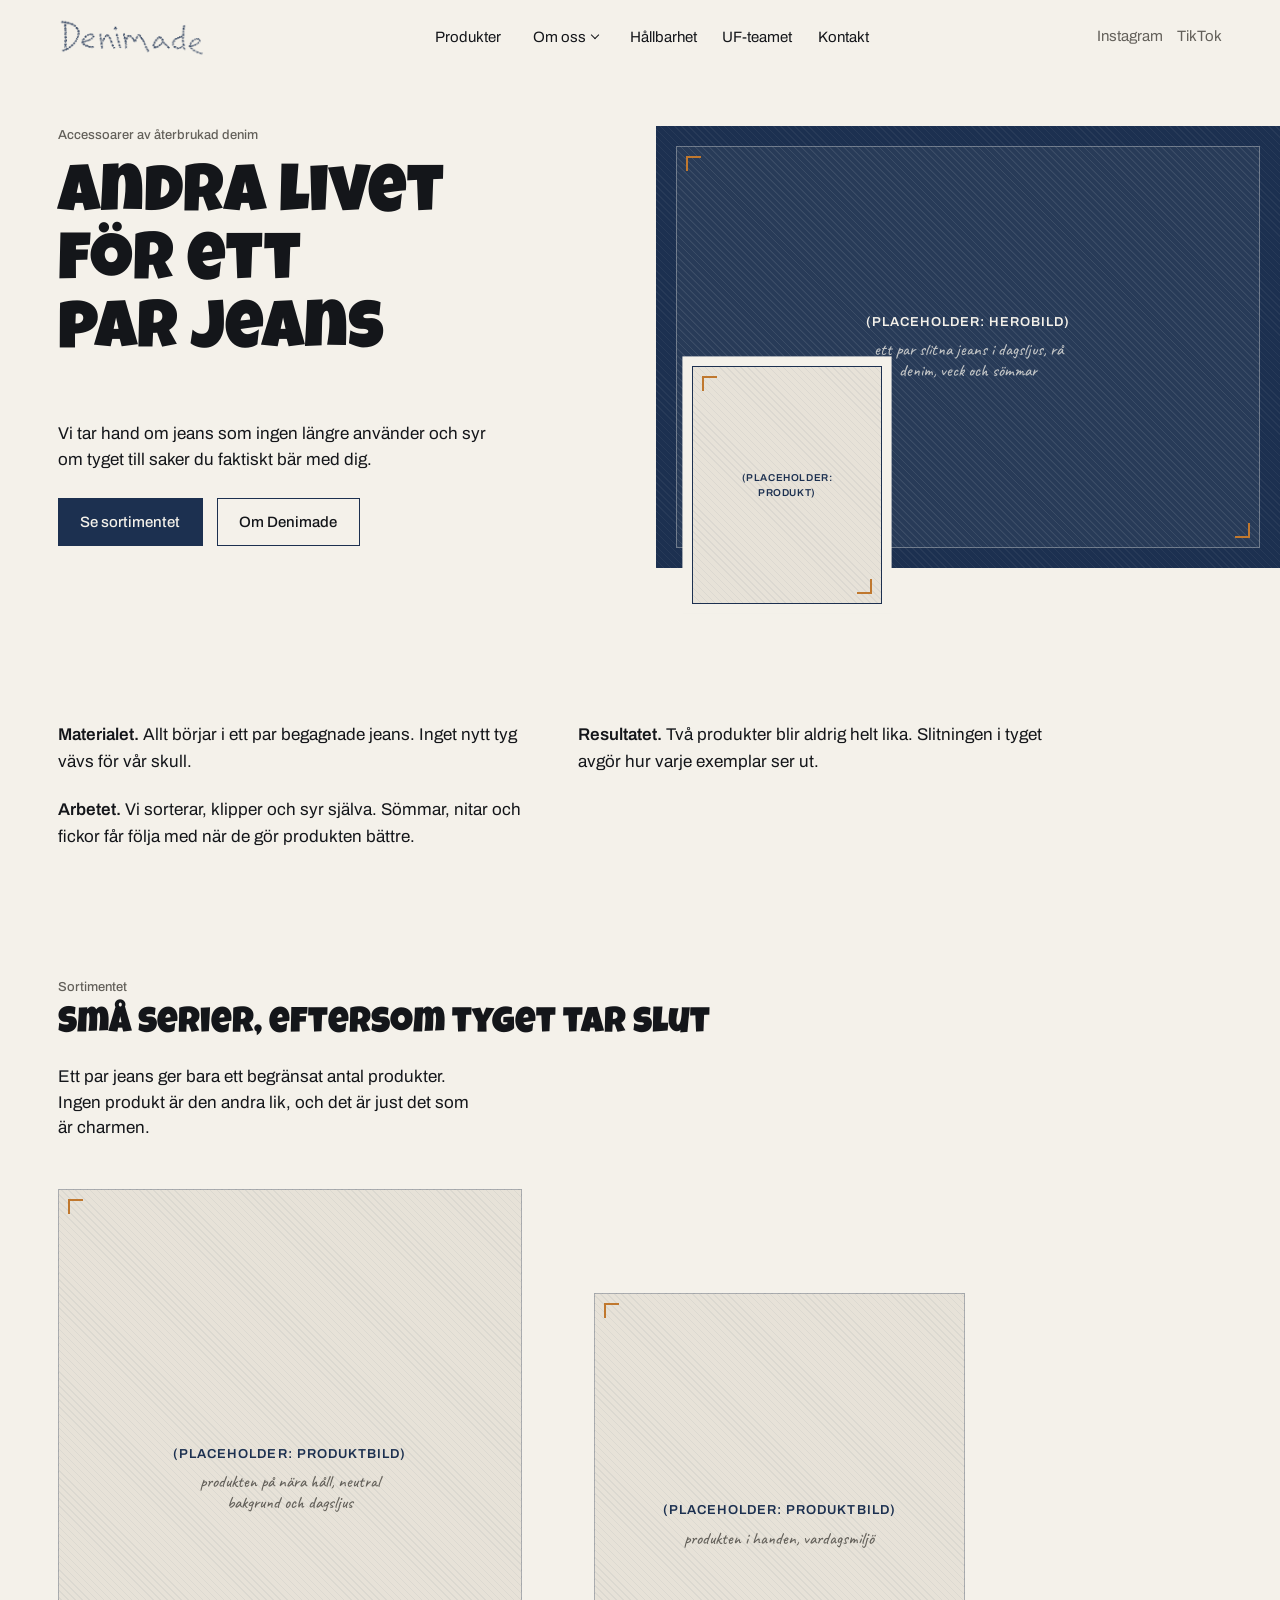
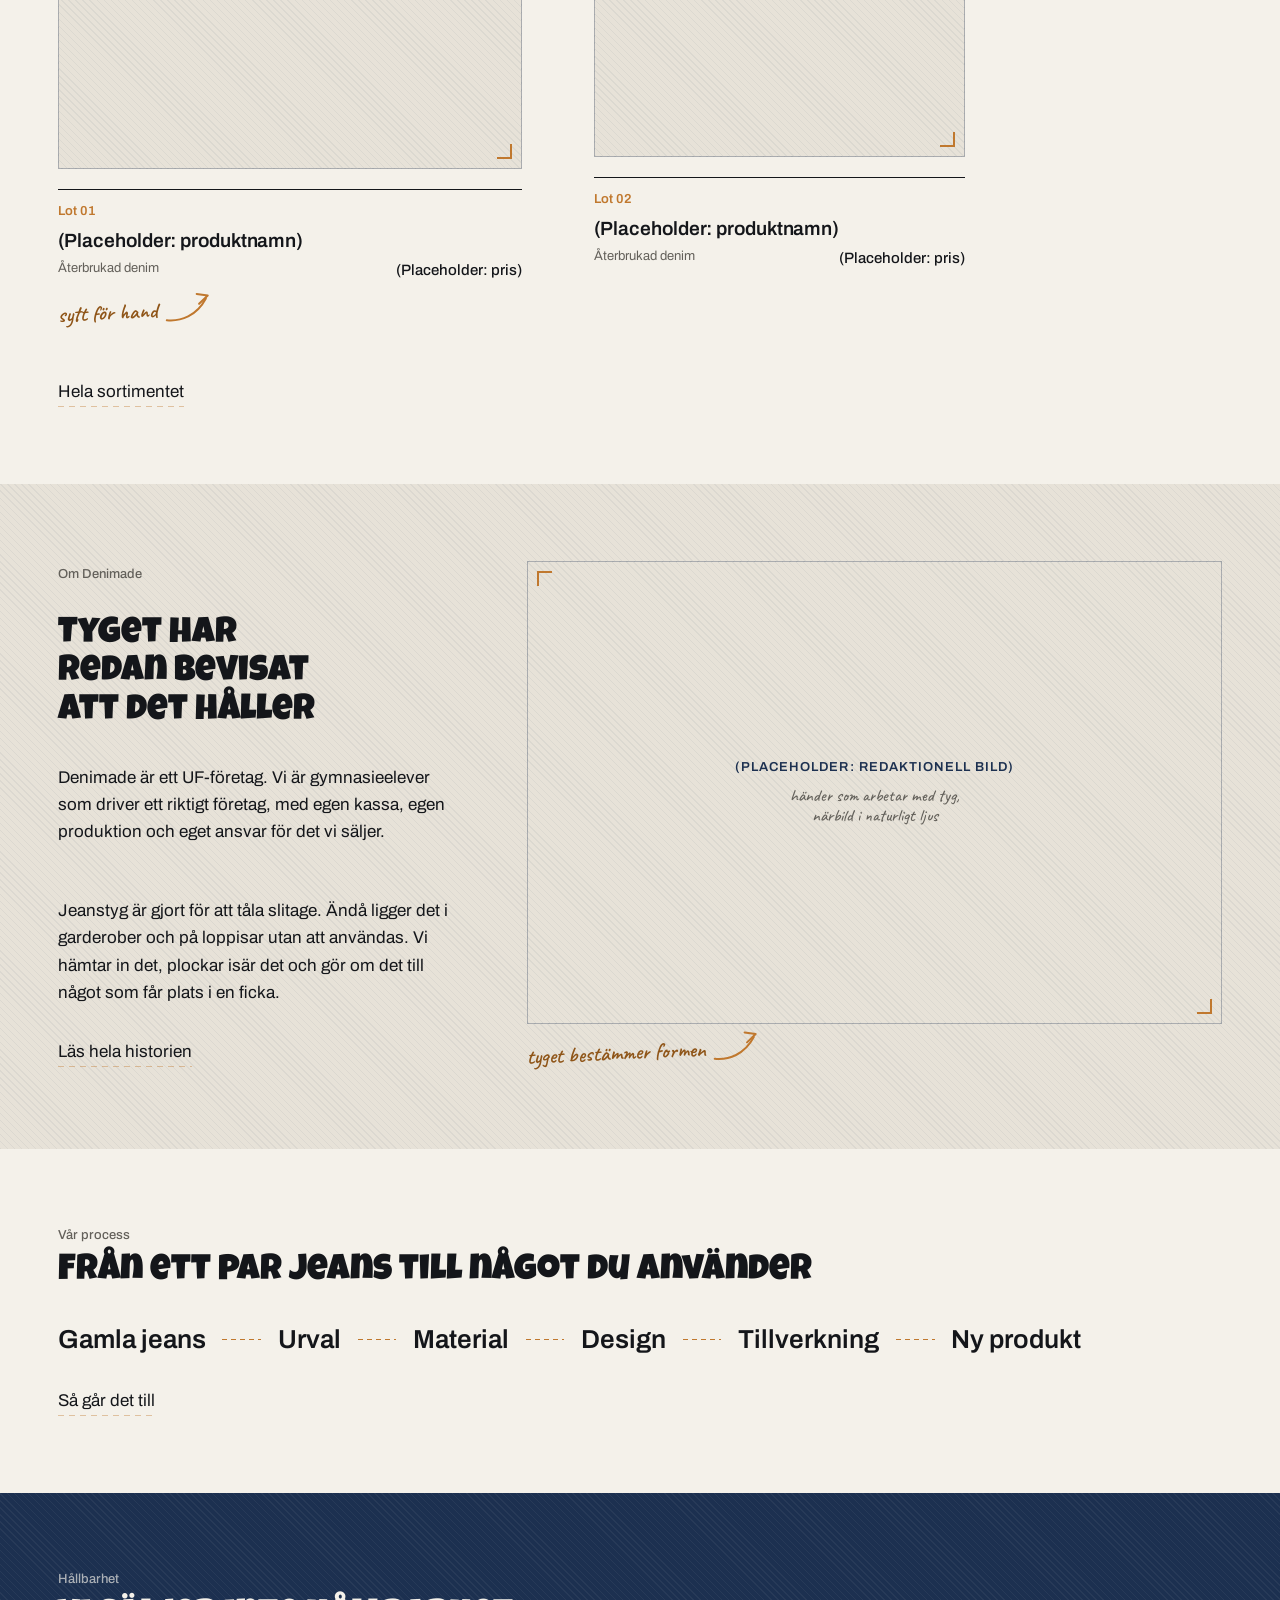
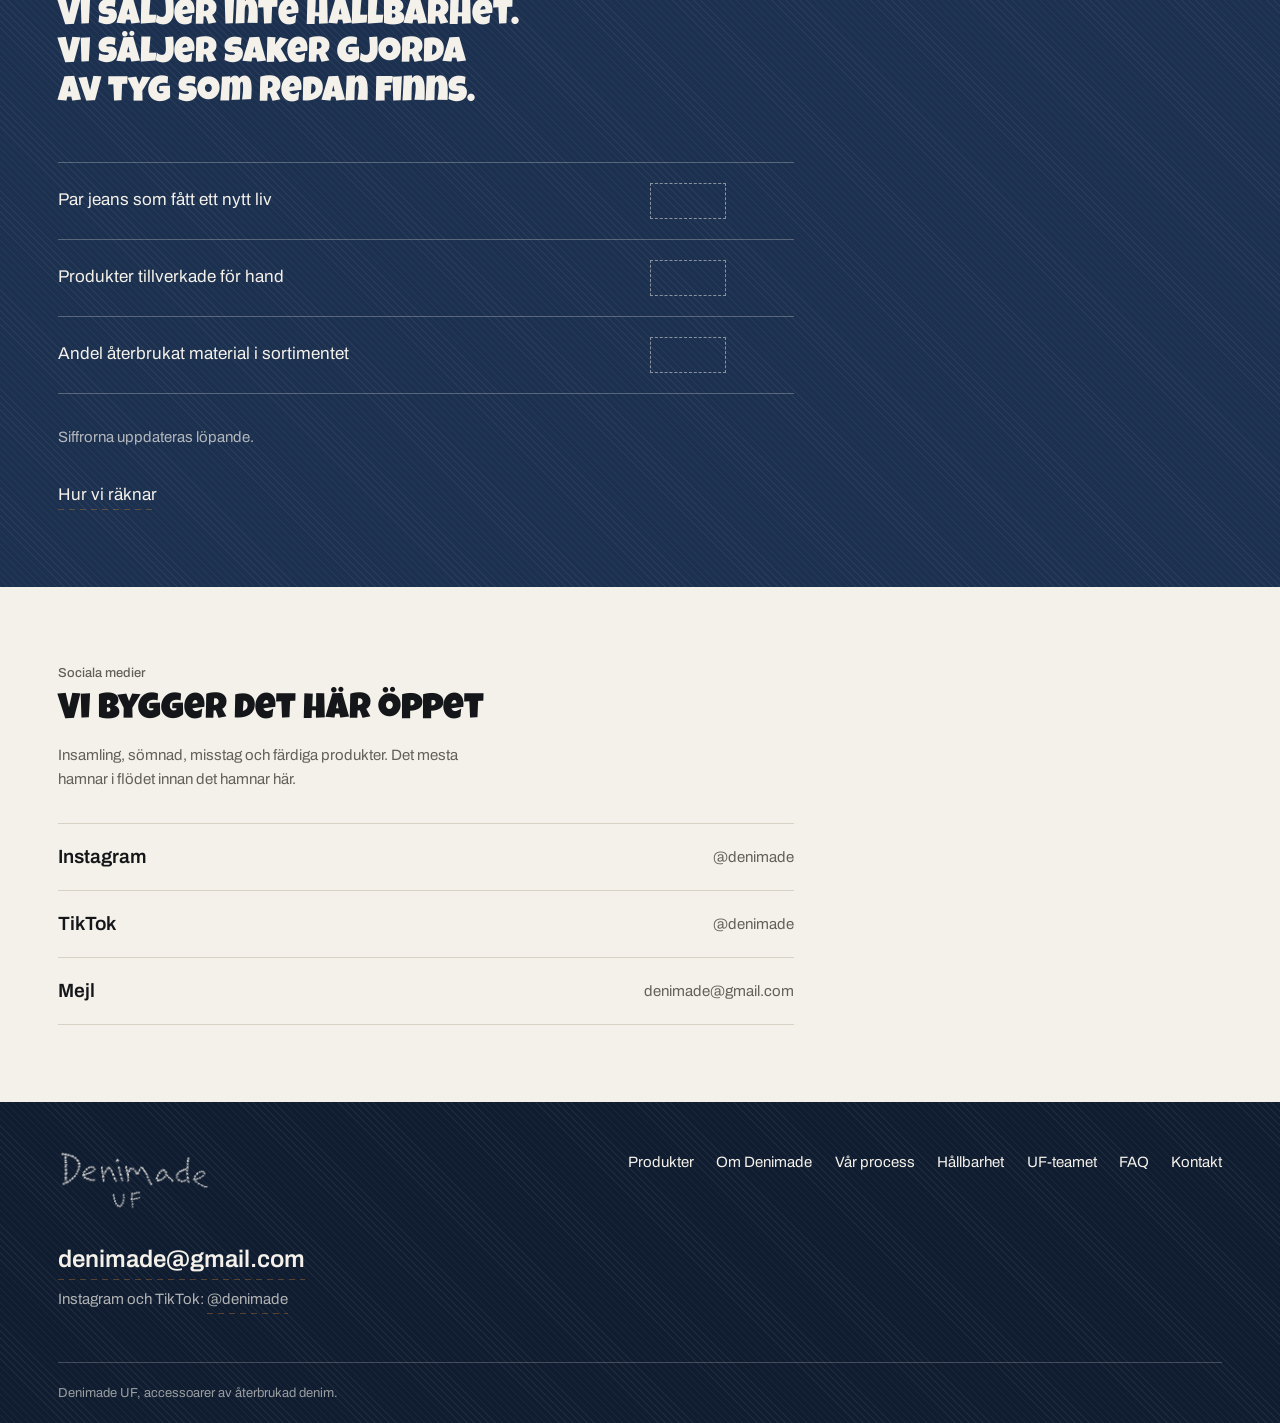
<file: index.html>
<!doctype html>
<html lang="sv">
<head>
<meta charset="utf-8">
<meta name="viewport" content="width=device-width, initial-scale=1">
<title>Denimade UF, accessoarer av återbrukad denim</title>
<meta name="description" content="Denimade UF gör mobilskal, armband och plånböcker av jeans som redan levt ett liv. Varje produkt sys upp för hand.">
<meta name="theme-color" content="#1c3050">
<meta property="og:title" content="Denimade UF, accessoarer av återbrukad denim">
<meta property="og:description" content="Denimade UF gör mobilskal, armband och plånböcker av jeans som redan levt ett liv. Varje produkt sys upp för hand.">
<meta property="og:type" content="website">
<meta property="og:locale" content="sv_SE">
<link rel="icon" href="assets/img/favicon.svg" type="image/svg+xml">
<link rel="preconnect" href="https://fonts.googleapis.com">
<link rel="preconnect" href="https://fonts.gstatic.com" crossorigin>
<link rel="stylesheet" href="https://fonts.googleapis.com/css2?family=Archivo:wght@400;500;600&family=Caveat:wght@500;600;700&family=Luckiest+Guy&display=swap">
<link rel="stylesheet" href="assets/css/denimade.css">
</head>
<body>

  <a class="skip" href="#main">Hoppa till innehållet</a>

  <header class="header" data-header>
    <div class="wrap header__inner">
      <a class="brand logo" href="index.html">
        <span class="logo__txt">Denimade UF, till startsidan</span>
      </a>

      <nav class="nav" aria-label="Huvudmeny">
        <ul class="nav__list">
          <li><a class="nav__link link" href="produkter.html">Produkter</a></li>
          <li class="nav__group" data-nav-group>
            <button type="button" class="nav__toggle" data-nav-toggle aria-expanded="false" aria-controls="nav-om">
              Om oss <span class="nav__caret" aria-hidden="true"></span>
            </button>
            <ul class="nav__panel" id="nav-om" data-nav-panel>
              <li><a href="om-denimade.html">Om Denimade</a></li>
              <li><a href="process.html">Vår process</a></li>
              <li><a href="faq.html">FAQ</a></li>
            </ul>
          </li>
          <li><a class="nav__link link" href="hallbarhet.html">Hållbarhet</a></li>
          <li><a class="nav__link link" href="teamet.html">UF-teamet</a></li>
          <li><a class="nav__link link" href="kontakt.html">Kontakt</a></li>
        </ul>
      </nav>

      <div class="header__social">
        <a class="link" href="https://www.instagram.com/denimade" rel="me noopener" target="_blank">Instagram</a>
        <a class="link" href="https://www.tiktok.com/@denimade" rel="me noopener" target="_blank">TikTok</a>
      </div>

      <button type="button" class="burger" data-menu-toggle aria-expanded="false"
              aria-controls="menu" aria-label="Öppna menyn">
        <span aria-hidden="true"></span>
        <span aria-hidden="true"></span>
        <span aria-hidden="true"></span>
      </button>
    </div>
  </header>

  <div class="menu" id="menu" data-menu aria-hidden="true">
    <nav aria-label="Meny">
      <ul class="menu__list">
            <li><a class="menu__link" href="produkter.html">Produkter</a></li>
            <li>
              <span class="menu__label">Om oss</span>
              <ul class="menu__sub">
                <li><a href="om-denimade.html">Om Denimade</a></li>
                <li><a href="process.html">Vår process</a></li>
                <li><a href="faq.html">FAQ</a></li>
              </ul>
            </li>
            <li><a class="menu__link" href="hallbarhet.html">Hållbarhet</a></li>
            <li><a class="menu__link" href="teamet.html">UF-teamet</a></li>
            <li><a class="menu__link" href="kontakt.html">Kontakt</a></li>
      </ul>
    </nav>
    <div class="menu__foot">
      <p><a class="link" href="mailto:denimade@gmail.com">denimade@gmail.com</a></p>
      <p class="meta" style="color:rgba(244,241,234,.7)">Instagram och TikTok: @denimade</p>
    </div>
  </div>

  <main id="main">

    <section class="hero wrap">
      <div class="hero__grid">

        <div class="hero__head">
          <p class="eyebrow">Accessoarer av återbrukad denim</p>
          <h1 class="display">Andra livet för ett par jeans</h1>
        </div>

        <div class="hero__visual">
          <div class="ph ph--onDark hero__field" role="img" aria-label="Platshållare för sidans huvudbild">
            <span class="ph__tag">(Placeholder: Herobild)</span>
            <span class="ph__note">ett par slitna jeans i dagsljus, rå denim, veck och sömmar</span>
          </div>
          <div class="ph hero__inset" role="img" aria-label="Platshållare för produktbild i heron">
            <span class="ph__tag">(Placeholder: Produkt)</span>
          </div>
        </div>

        <div class="hero__type">
          <p class="lead">
            Vi tar hand om jeans som ingen längre använder och syr om tyget till saker
            du faktiskt bär med dig.
          </p>
          <div class="hero__actions">
            <a class="btn btn--solid" href="produkter.html">Se sortimentet</a>
            <a class="btn btn--ghost" href="om-denimade.html">Om Denimade</a>
          </div>
        </div>

      </div>
    </section>

    <section class="section--tight wrap">
      <div class="manifest">
        <p><b>Materialet.</b> Allt börjar i ett par begagnade jeans. Inget nytt tyg
        vävs för vår skull.</p>
        <p><b>Arbetet.</b> Vi sorterar, klipper och syr själva. Sömmar, nitar och
        fickor får följa med när de gör produkten bättre.</p>
        <p><b>Resultatet.</b> Två produkter blir aldrig helt lika. Slitningen i tyget
        avgör hur varje exemplar ser ut.</p>
      </div>
    </section>

    <section class="section wrap">
      <div class="head">
        <p class="eyebrow">Sortimentet</p>
        <h2>Små serier, eftersom tyget tar slut</h2>
        <p class="lead">
          Ett par jeans ger bara ett begränsat antal produkter. Ingen produkt är den
          andra lik, och det är just det som är charmen.
        </p>
      </div>

      <div class="pair">
        <article class="product ">
          <div class="ph" role="img" aria-label="Platshållare för produktbild, lot 01">
            <span class="ph__tag">(Placeholder: Produktbild)</span>
            <span class="ph__note">produkten på nära håll, neutral bakgrund och dagsljus</span>
          </div>
          <div class="product__meta">
            <span class="lot product__lot">Lot 01</span>
            <h3 class="product__name">(Placeholder: produktnamn)</h3>
            <p class="product__price">(Placeholder: pris)</p>
            <p class="product__material">Återbrukad denim</p>
          </div>
          <p class="note note--up">sytt för hand<svg class="note__arrow" viewBox="0 0 50 34" aria-hidden="true"><path d="M3 5 C 17 3, 33 8, 43 25"/><path d="M36 20 L 45 28 L 34 30"/></svg></p>
        </article>
        <article class="product ">
          <div class="ph" role="img" aria-label="Platshållare för produktbild, lot 02">
            <span class="ph__tag">(Placeholder: Produktbild)</span>
            <span class="ph__note">produkten i handen, vardagsmiljö</span>
          </div>
          <div class="product__meta">
            <span class="lot product__lot">Lot 02</span>
            <h3 class="product__name">(Placeholder: produktnamn)</h3>
            <p class="product__price">(Placeholder: pris)</p>
            <p class="product__material">Återbrukad denim</p>
          </div>
        </article>
      </div>

      <p style="margin-top:var(--s-5)"><a class="link" href="produkter.html">Hela sortimentet</a></p>
    </section>

    <section class="section section--bone">
      <div class="wrap split split--wide">
        <div class="stack-4">
          <p class="eyebrow">Om Denimade</p>
          <h2>Tyget har redan bevisat att det håller</h2>
          <p class="body">
            Denimade är ett UF-företag. Vi är gymnasieelever som driver ett riktigt
            företag, med egen kassa, egen produktion och eget ansvar
            för det vi säljer.
          </p>
          <p class="body">
            Jeanstyg är gjort för att tåla slitage. Ändå ligger det i garderober och
            på loppisar utan att användas. Vi hämtar in det, plockar isär det och gör
            om det till något som får plats i en ficka.
          </p>
          <p><a class="link" href="om-denimade.html">Läs hela historien</a></p>
        </div>
        <div>
          <div class="ph ph--wide" role="img" aria-label="Platshållare: redaktionell bild">
            <span class="ph__tag">(Placeholder: Redaktionell bild)</span>
            <span class="ph__note">händer som arbetar med tyg, närbild i naturligt ljus</span>
          </div>
          <p class="note note--up">tyget bestämmer formen<svg class="note__arrow" viewBox="0 0 50 34" aria-hidden="true"><path d="M3 5 C 17 3, 33 8, 43 25"/><path d="M36 20 L 45 28 L 34 30"/></svg></p>
        </div>
      </div>
    </section>

    <section class="section wrap">
      <div class="head" style="margin-bottom:var(--s-4)">
        <p class="eyebrow">Vår process</p>
        <h2>Från ett par jeans till något du använder</h2>
      </div>

      <ul class="chain">
        <li>Gamla jeans</li>
        <li>Urval</li>
        <li>Material</li>
        <li>Design</li>
        <li>Tillverkning</li>
        <li>Ny produkt</li>
      </ul>

      <p style="margin-top:var(--s-4)"><a class="link" href="process.html">Så går det till</a></p>
    </section>

    <section class="section section--indigo">
      <div class="wrap">
        <div class="head" style="max-width:36rem">
          <p class="eyebrow">Hållbarhet</p>
          <h2>Vi säljer inte hållbarhet. Vi säljer saker gjorda av tyg som redan finns.</h2>
        </div>

        <dl class="spec">
          <div class="spec__row">
            <dt class="spec__label">Par jeans som fått ett nytt liv</dt>
            <dd class="spec__value">
              <span class="spec__blank" aria-hidden="true"></span>
            </dd>
          </div>
          <div class="spec__row">
            <dt class="spec__label">Produkter tillverkade för hand</dt>
            <dd class="spec__value">
              <span class="spec__blank" aria-hidden="true"></span>
            </dd>
          </div>
          <div class="spec__row">
            <dt class="spec__label">Andel återbrukat material i sortimentet</dt>
            <dd class="spec__value">
              <span class="spec__blank" aria-hidden="true"></span>
            </dd>
          </div>
        </dl>

        <p class="meta" style="margin-top:var(--s-4);max-width:44ch">
          Siffrorna uppdateras löpande.
        </p>

        <p style="margin-top:var(--s-4)"><a class="link" href="hallbarhet.html">Hur vi räknar</a></p>
      </div>
    </section>

    <section class="section wrap">
      <p class="eyebrow" style="margin-bottom:.6rem">Sociala medier</p>
      <h2 style="margin-bottom:var(--s-2)">Vi bygger det här öppet</h2>
      <p class="meta" style="max-width:46ch;margin-bottom:var(--s-4)">
        Insamling, sömnad, misstag och färdiga produkter. Det mesta hamnar i flödet
        innan det hamnar här.
      </p>
      <ul class="channels">
        <li>
          <a href="https://www.instagram.com/denimade" rel="me noopener" target="_blank">
            <span class="channels__name">Instagram</span>
            <span class="channels__handle">@denimade</span>
          </a>
        </li>
        <li>
          <a href="https://www.tiktok.com/@denimade" rel="me noopener" target="_blank">
            <span class="channels__name">TikTok</span>
            <span class="channels__handle">@denimade</span>
          </a>
        </li>
        <li>
          <a href="mailto:denimade@gmail.com">
            <span class="channels__name">Mejl</span>
            <span class="channels__handle">denimade@gmail.com</span>
          </a>
        </li>
      </ul>
    </section>

  </main>

  <footer class="footer">
    <div class="wrap">
      <div class="footer__inner">
        <div>
          <span class="footer__brand logo" role="img" aria-label="Denimade UF">
            <span class="logo__txt">Denimade UF</span>
          </span>
          <p><a class="footer__mail link" href="mailto:denimade@gmail.com">denimade@gmail.com</a></p>
          <p class="meta" style="margin-top:.5rem;color:rgba(244,241,234,.7)">
            Instagram och TikTok: <a class="link" href="https://www.instagram.com/denimade" rel="me noopener" target="_blank">@denimade</a>
          </p>
        </div>

        <nav class="footer__nav" aria-label="Sidfot">
        <a class="link" href="produkter.html">Produkter</a>
        <a class="link" href="om-denimade.html">Om Denimade</a>
        <a class="link" href="process.html">Vår process</a>
        <a class="link" href="hallbarhet.html">Hållbarhet</a>
        <a class="link" href="teamet.html">UF-teamet</a>
        <a class="link" href="faq.html">FAQ</a>
        <a class="link" href="kontakt.html">Kontakt</a>
        </nav>
      </div>

      <p class="colophon">
        <span>Denimade UF, accessoarer av återbrukad denim.</span>
      </p>
    </div>
  </footer>

<script src="assets/js/denimade.js" defer></script>
</body>
</html>
</file>
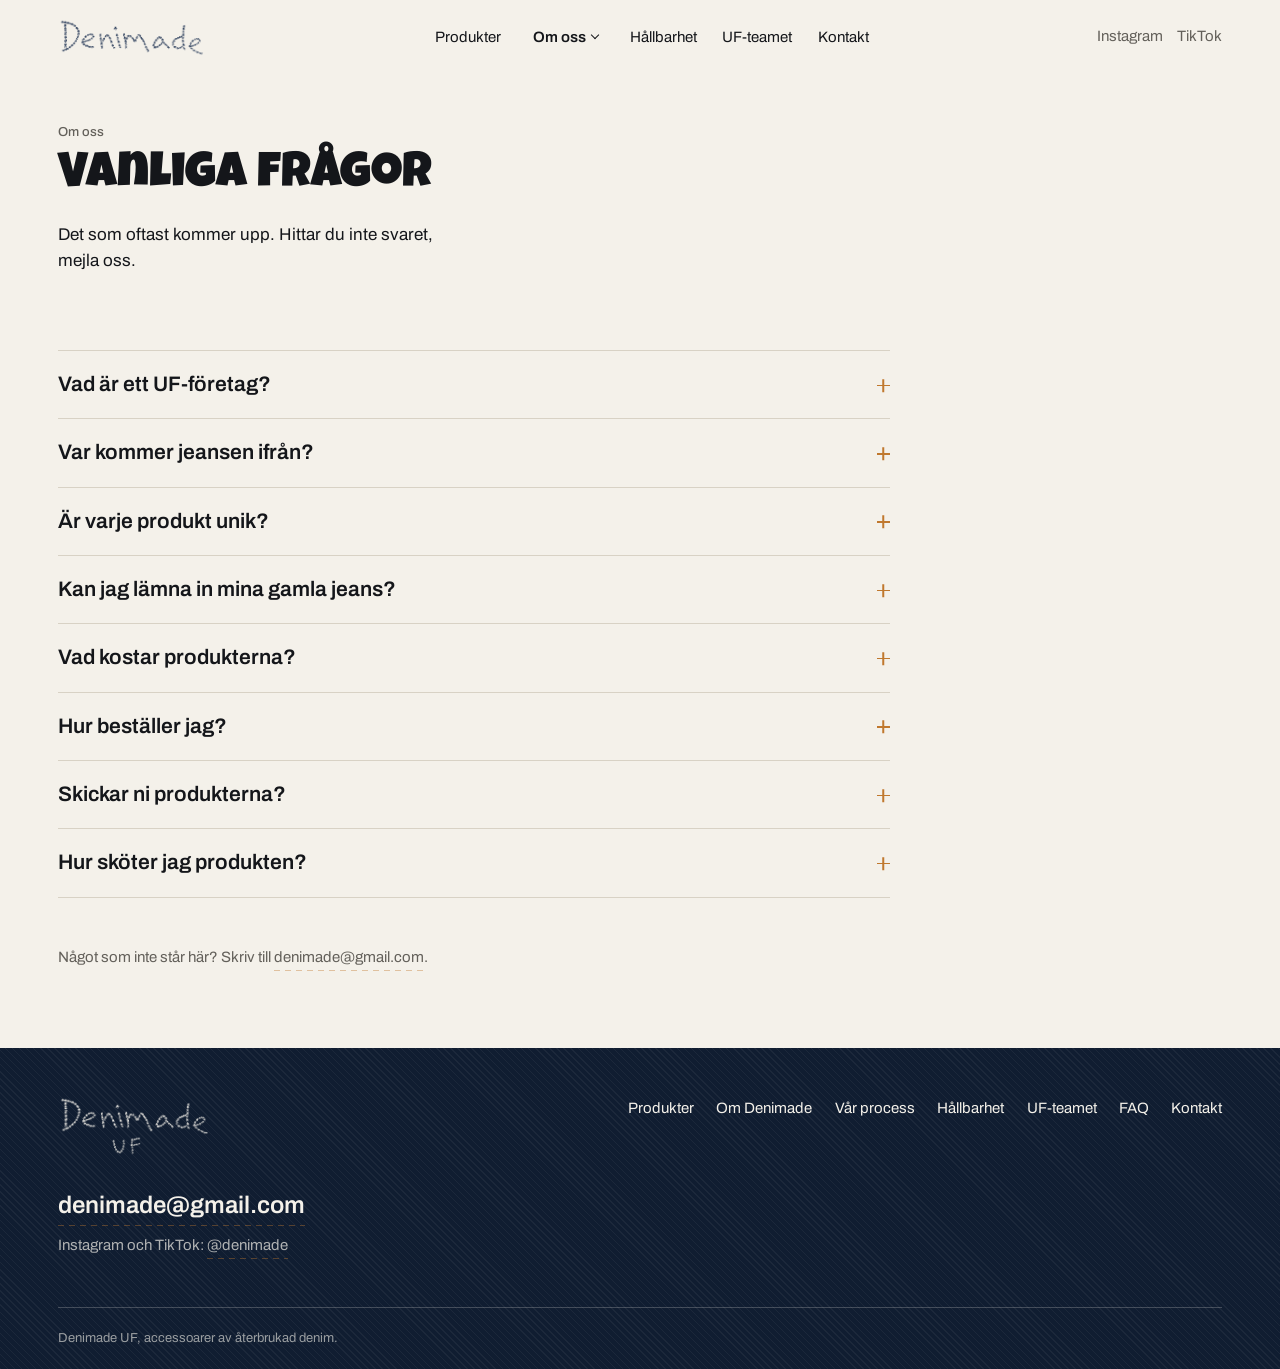
<file: faq.html>
<!doctype html>
<html lang="sv">
<head>
<meta charset="utf-8">
<meta name="viewport" content="width=device-width, initial-scale=1">
<title>FAQ, Denimade UF</title>
<meta name="description" content="Vanliga frågor om Denimade UF, materialet, beställningar och UF.">
<meta name="theme-color" content="#1c3050">
<meta property="og:title" content="FAQ, Denimade UF">
<meta property="og:description" content="Vanliga frågor om Denimade UF, materialet, beställningar och UF.">
<meta property="og:type" content="website">
<meta property="og:locale" content="sv_SE">
<link rel="icon" href="assets/img/favicon.svg" type="image/svg+xml">
<link rel="preconnect" href="https://fonts.googleapis.com">
<link rel="preconnect" href="https://fonts.gstatic.com" crossorigin>
<link rel="stylesheet" href="https://fonts.googleapis.com/css2?family=Archivo:wght@400;500;600&family=Caveat:wght@500;600;700&family=Luckiest+Guy&display=swap">
<link rel="stylesheet" href="assets/css/denimade.css">
</head>
<body>

  <a class="skip" href="#main">Hoppa till innehållet</a>

  <header class="header" data-header>
    <div class="wrap header__inner">
      <a class="brand logo" href="index.html">
        <span class="logo__txt">Denimade UF, till startsidan</span>
      </a>

      <nav class="nav" aria-label="Huvudmeny">
        <ul class="nav__list">
          <li><a class="nav__link link" href="produkter.html">Produkter</a></li>
          <li class="nav__group" data-nav-group>
            <button type="button" class="nav__toggle is-current" data-nav-toggle aria-expanded="false" aria-controls="nav-om">
              Om oss <span class="nav__caret" aria-hidden="true"></span>
            </button>
            <ul class="nav__panel" id="nav-om" data-nav-panel>
              <li><a href="om-denimade.html">Om Denimade</a></li>
              <li><a href="process.html">Vår process</a></li>
              <li><a href="faq.html" aria-current="page">FAQ</a></li>
            </ul>
          </li>
          <li><a class="nav__link link" href="hallbarhet.html">Hållbarhet</a></li>
          <li><a class="nav__link link" href="teamet.html">UF-teamet</a></li>
          <li><a class="nav__link link" href="kontakt.html">Kontakt</a></li>
        </ul>
      </nav>

      <div class="header__social">
        <a class="link" href="https://www.instagram.com/denimade" rel="me noopener" target="_blank">Instagram</a>
        <a class="link" href="https://www.tiktok.com/@denimade" rel="me noopener" target="_blank">TikTok</a>
      </div>

      <button type="button" class="burger" data-menu-toggle aria-expanded="false"
              aria-controls="menu" aria-label="Öppna menyn">
        <span aria-hidden="true"></span>
        <span aria-hidden="true"></span>
        <span aria-hidden="true"></span>
      </button>
    </div>
  </header>

  <div class="menu" id="menu" data-menu aria-hidden="true">
    <nav aria-label="Meny">
      <ul class="menu__list">
            <li><a class="menu__link" href="produkter.html">Produkter</a></li>
            <li>
              <span class="menu__label">Om oss</span>
              <ul class="menu__sub">
                <li><a href="om-denimade.html">Om Denimade</a></li>
                <li><a href="process.html">Vår process</a></li>
                <li><a href="faq.html" aria-current="page">FAQ</a></li>
              </ul>
            </li>
            <li><a class="menu__link" href="hallbarhet.html">Hållbarhet</a></li>
            <li><a class="menu__link" href="teamet.html">UF-teamet</a></li>
            <li><a class="menu__link" href="kontakt.html">Kontakt</a></li>
      </ul>
    </nav>
    <div class="menu__foot">
      <p><a class="link" href="mailto:denimade@gmail.com">denimade@gmail.com</a></p>
      <p class="meta" style="color:rgba(244,241,234,.7)">Instagram och TikTok: @denimade</p>
    </div>
  </div>

  <main id="main">

    <section class="pagehead wrap">
      <div class="head">
        <p class="eyebrow">Om oss</p>
        <h1>Vanliga frågor</h1>
        <p class="lead">Det som oftast kommer upp. Hittar du inte svaret, mejla oss.</p>
      </div>
    </section>

    <section class="section wrap">
      <div class="faq">
        <details class="faq__item">
          <summary class="faq__q">
            <h2 class="faq__h">Vad är ett UF-företag?</h2>
            <span class="faq__mark" aria-hidden="true"></span>
          </summary>
          <div class="faq__a"><p>UF står för Ung Företagsamhet. Vi är gymnasieelever som driver ett riktigt företag under ett läsår, med egen kassa, egen produktion, egen bokföring och eget ansvar för det vi säljer.</p></div>
        </details>
        <details class="faq__item">
          <summary class="faq__q">
            <h2 class="faq__h">Var kommer jeansen ifrån?</h2>
            <span class="faq__mark" aria-hidden="true"></span>
          </summary>
          <div class="faq__a"><p>Från garderober, familj, vänner och loppisar. Vi köper inte in nytt tyg. Allt material har redan använts av någon annan.</p></div>
        </details>
        <details class="faq__item">
          <summary class="faq__q">
            <h2 class="faq__h">Är varje produkt unik?</h2>
            <span class="faq__mark" aria-hidden="true"></span>
          </summary>
          <div class="faq__a"><p>Ja, i praktiken. Tyget slits olika, färgen blekes olika och originalsömmarna sitter aldrig likadant. Två exemplar av samma modell blir därför inte identiska.</p></div>
        </details>
        <details class="faq__item">
          <summary class="faq__q">
            <h2 class="faq__h">Kan jag lämna in mina gamla jeans?</h2>
            <span class="faq__mark" aria-hidden="true"></span>
          </summary>
          <div class="faq__a"><p>Ja, det tar vi gärna emot. Slitna, omoderna eller trasiga går lika bra. Mejla oss på <a class="link" href="mailto:denimade@gmail.com">denimade@gmail.com</a> så hör vi av oss.</p></div>
        </details>
        <details class="faq__item">
          <summary class="faq__q">
            <h2 class="faq__h">Vad kostar produkterna?</h2>
            <span class="faq__mark" aria-hidden="true"></span>
          </summary>
          <div class="faq__a"><p class="slot">(Placeholder: svar)</p><p>Prislistan läggs in när sortimentet är fastställt.</p></div>
        </details>
        <details class="faq__item">
          <summary class="faq__q">
            <h2 class="faq__h">Hur beställer jag?</h2>
            <span class="faq__mark" aria-hidden="true"></span>
          </summary>
          <div class="faq__a"><p>Tills vidare går beställningar via mejl. Skriv till <a class="link" href="mailto:denimade@gmail.com">denimade@gmail.com</a> och berätta vad du är ute efter.</p></div>
        </details>
        <details class="faq__item">
          <summary class="faq__q">
            <h2 class="faq__h">Skickar ni produkterna?</h2>
            <span class="faq__mark" aria-hidden="true"></span>
          </summary>
          <div class="faq__a"><p class="slot">(Placeholder: svar)</p><p>Leverans och frakt bestäms innan försäljningen drar igång.</p></div>
        </details>
        <details class="faq__item">
          <summary class="faq__q">
            <h2 class="faq__h">Hur sköter jag produkten?</h2>
            <span class="faq__mark" aria-hidden="true"></span>
          </summary>
          <div class="faq__a"><p class="slot">(Placeholder: svar)</p><p>Skötselråd läggs in tillsammans med produktinformationen.</p></div>
        </details>
      </div>

      <p class="meta" style="margin-top:var(--s-5);max-width:46ch">
        Något som inte står här? Skriv till
        <a class="link" href="mailto:denimade@gmail.com">denimade@gmail.com</a>.
      </p>
    </section>

  </main>

  <footer class="footer">
    <div class="wrap">
      <div class="footer__inner">
        <div>
          <span class="footer__brand logo" role="img" aria-label="Denimade UF">
            <span class="logo__txt">Denimade UF</span>
          </span>
          <p><a class="footer__mail link" href="mailto:denimade@gmail.com">denimade@gmail.com</a></p>
          <p class="meta" style="margin-top:.5rem;color:rgba(244,241,234,.7)">
            Instagram och TikTok: <a class="link" href="https://www.instagram.com/denimade" rel="me noopener" target="_blank">@denimade</a>
          </p>
        </div>

        <nav class="footer__nav" aria-label="Sidfot">
        <a class="link" href="produkter.html">Produkter</a>
        <a class="link" href="om-denimade.html">Om Denimade</a>
        <a class="link" href="process.html">Vår process</a>
        <a class="link" href="hallbarhet.html">Hållbarhet</a>
        <a class="link" href="teamet.html">UF-teamet</a>
        <a class="link" href="faq.html">FAQ</a>
        <a class="link" href="kontakt.html">Kontakt</a>
        </nav>
      </div>

      <p class="colophon">
        <span>Denimade UF, accessoarer av återbrukad denim.</span>
      </p>
    </div>
  </footer>

<script src="assets/js/denimade.js" defer></script>
</body>
</html>
</file>
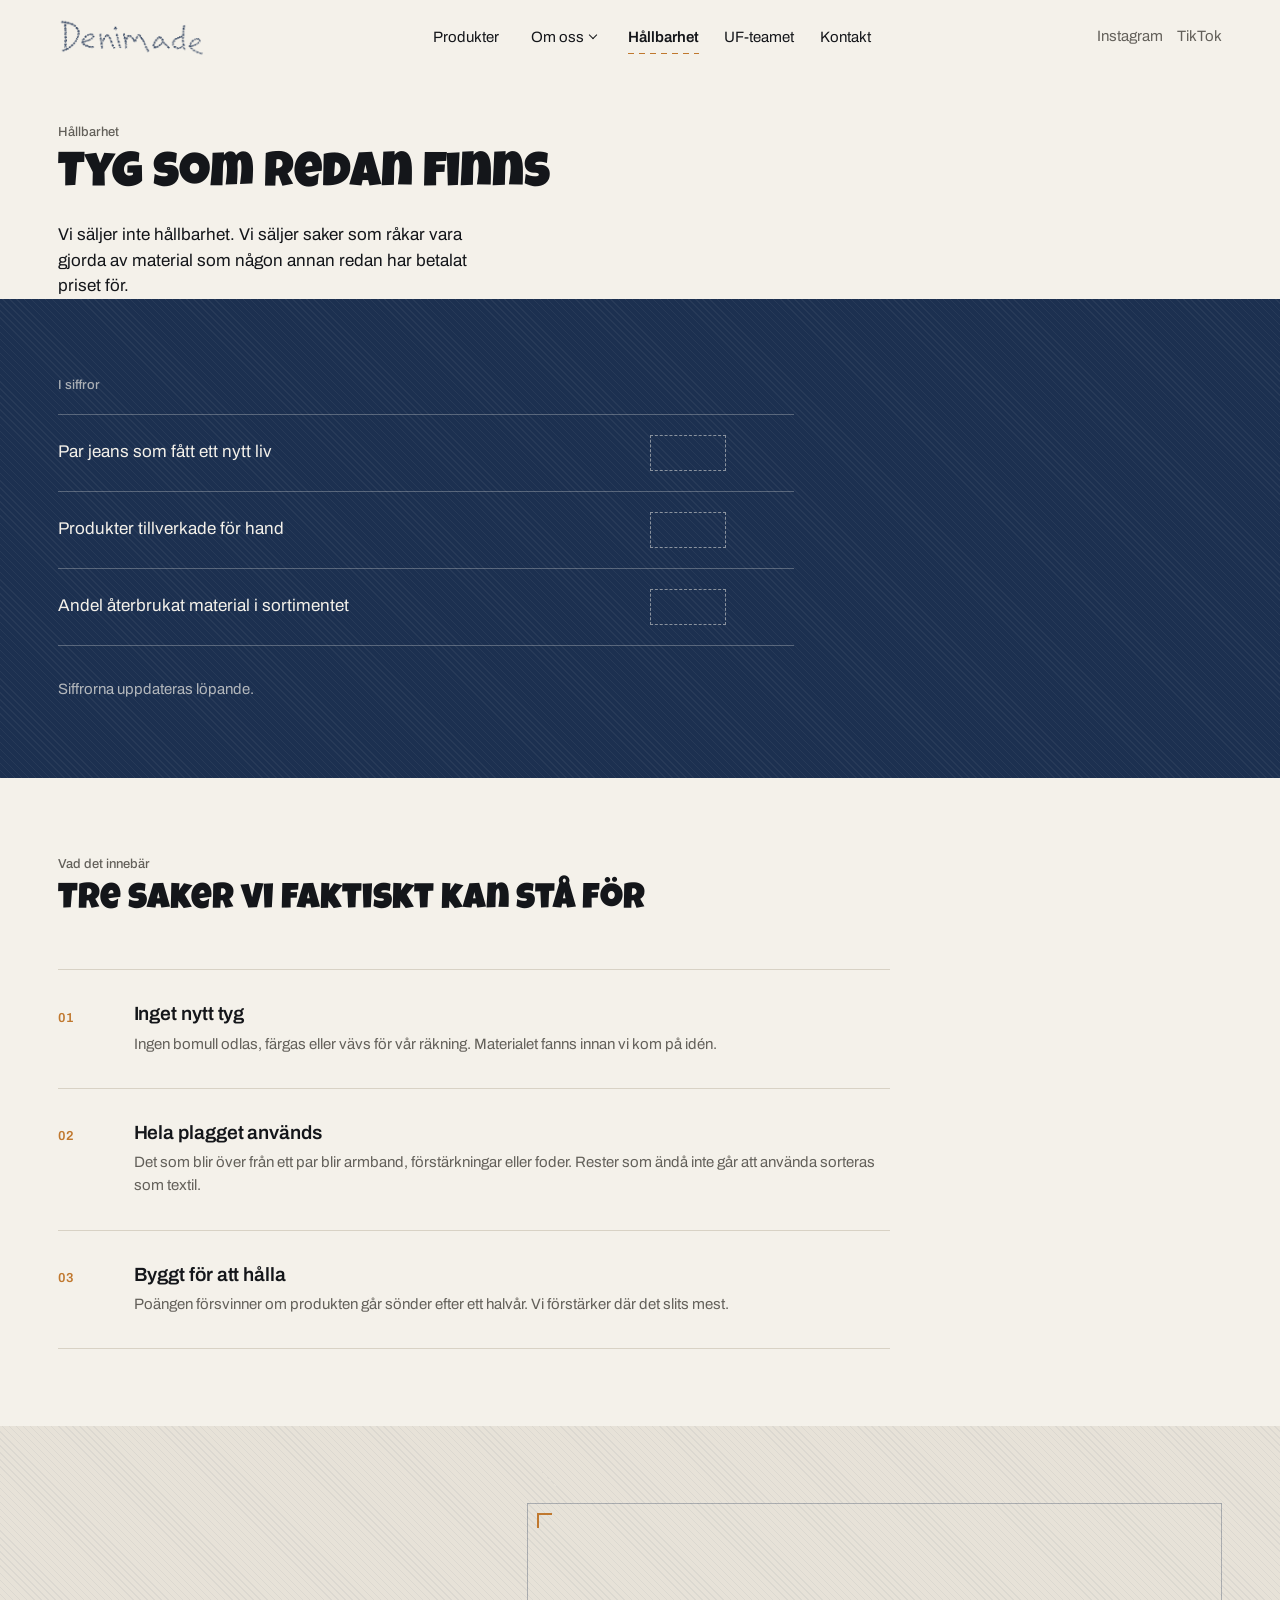
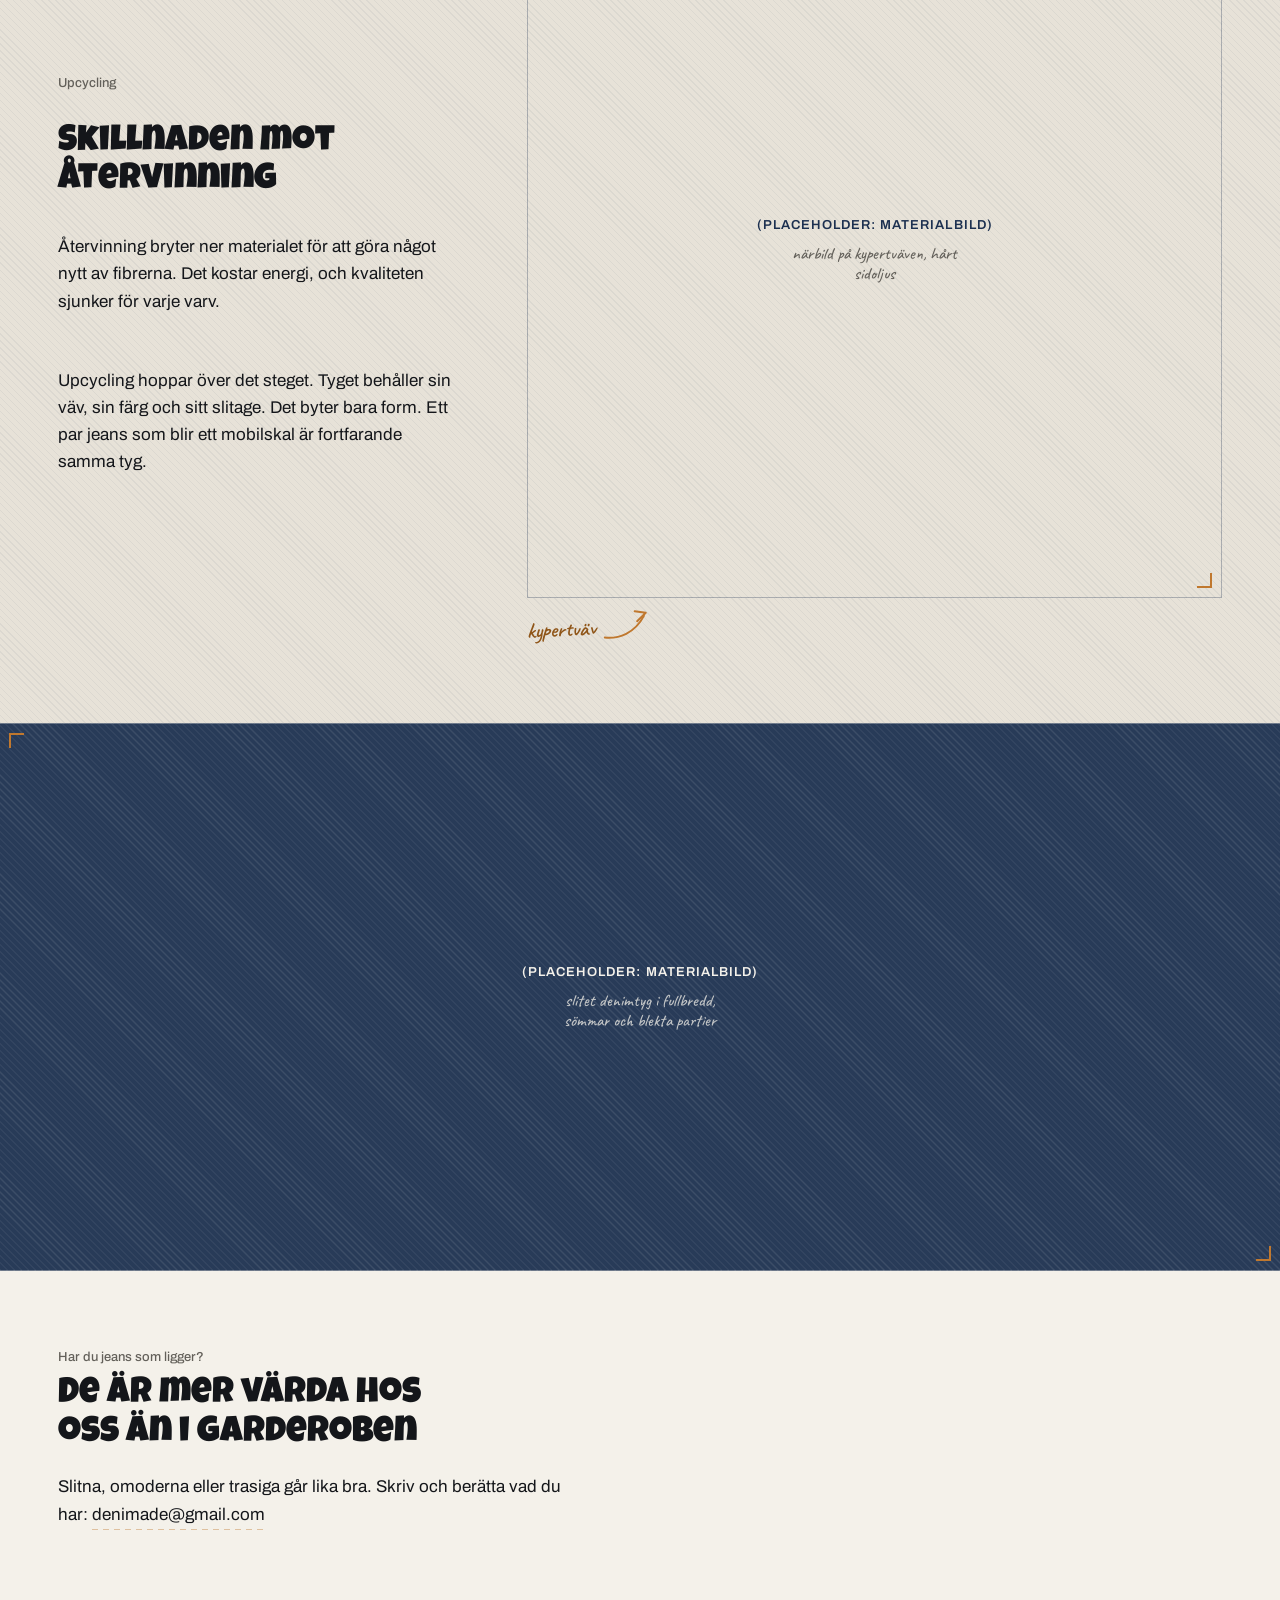
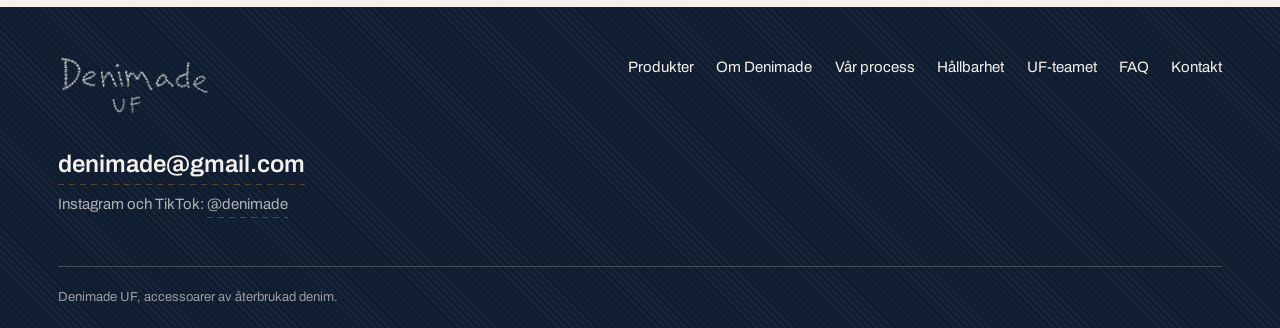
<file: hallbarhet.html>
<!doctype html>
<html lang="sv">
<head>
<meta charset="utf-8">
<meta name="viewport" content="width=device-width, initial-scale=1">
<title>Hållbarhet, Denimade UF</title>
<meta name="description" content="Återbruk, upcycling och förlängd livslängd. Så arbetar Denimade med material som redan finns.">
<meta name="theme-color" content="#1c3050">
<meta property="og:title" content="Hållbarhet, Denimade UF">
<meta property="og:description" content="Återbruk, upcycling och förlängd livslängd. Så arbetar Denimade med material som redan finns.">
<meta property="og:type" content="website">
<meta property="og:locale" content="sv_SE">
<link rel="icon" href="assets/img/favicon.svg" type="image/svg+xml">
<link rel="preconnect" href="https://fonts.googleapis.com">
<link rel="preconnect" href="https://fonts.gstatic.com" crossorigin>
<link rel="stylesheet" href="https://fonts.googleapis.com/css2?family=Archivo:wght@400;500;600&family=Caveat:wght@500;600;700&family=Luckiest+Guy&display=swap">
<link rel="stylesheet" href="assets/css/denimade.css">
</head>
<body>

  <a class="skip" href="#main">Hoppa till innehållet</a>

  <header class="header" data-header>
    <div class="wrap header__inner">
      <a class="brand logo" href="index.html">
        <span class="logo__txt">Denimade UF, till startsidan</span>
      </a>

      <nav class="nav" aria-label="Huvudmeny">
        <ul class="nav__list">
          <li><a class="nav__link link" href="produkter.html">Produkter</a></li>
          <li class="nav__group" data-nav-group>
            <button type="button" class="nav__toggle" data-nav-toggle aria-expanded="false" aria-controls="nav-om">
              Om oss <span class="nav__caret" aria-hidden="true"></span>
            </button>
            <ul class="nav__panel" id="nav-om" data-nav-panel>
              <li><a href="om-denimade.html">Om Denimade</a></li>
              <li><a href="process.html">Vår process</a></li>
              <li><a href="faq.html">FAQ</a></li>
            </ul>
          </li>
          <li><a class="nav__link link" href="hallbarhet.html" aria-current="page">Hållbarhet</a></li>
          <li><a class="nav__link link" href="teamet.html">UF-teamet</a></li>
          <li><a class="nav__link link" href="kontakt.html">Kontakt</a></li>
        </ul>
      </nav>

      <div class="header__social">
        <a class="link" href="https://www.instagram.com/denimade" rel="me noopener" target="_blank">Instagram</a>
        <a class="link" href="https://www.tiktok.com/@denimade" rel="me noopener" target="_blank">TikTok</a>
      </div>

      <button type="button" class="burger" data-menu-toggle aria-expanded="false"
              aria-controls="menu" aria-label="Öppna menyn">
        <span aria-hidden="true"></span>
        <span aria-hidden="true"></span>
        <span aria-hidden="true"></span>
      </button>
    </div>
  </header>

  <div class="menu" id="menu" data-menu aria-hidden="true">
    <nav aria-label="Meny">
      <ul class="menu__list">
            <li><a class="menu__link" href="produkter.html">Produkter</a></li>
            <li>
              <span class="menu__label">Om oss</span>
              <ul class="menu__sub">
                <li><a href="om-denimade.html">Om Denimade</a></li>
                <li><a href="process.html">Vår process</a></li>
                <li><a href="faq.html">FAQ</a></li>
              </ul>
            </li>
            <li><a class="menu__link" href="hallbarhet.html" aria-current="page">Hållbarhet</a></li>
            <li><a class="menu__link" href="teamet.html">UF-teamet</a></li>
            <li><a class="menu__link" href="kontakt.html">Kontakt</a></li>
      </ul>
    </nav>
    <div class="menu__foot">
      <p><a class="link" href="mailto:denimade@gmail.com">denimade@gmail.com</a></p>
      <p class="meta" style="color:rgba(244,241,234,.7)">Instagram och TikTok: @denimade</p>
    </div>
  </div>

  <main id="main">

    <section class="pagehead wrap">
      <div class="head">
        <p class="eyebrow">Hållbarhet</p>
        <h1>Tyg som redan finns</h1>
        <p class="lead">Vi säljer inte hållbarhet. Vi säljer saker som råkar vara gjorda av material som någon annan redan har betalat priset för.</p>
      </div>
    </section>

    <section class="section section--indigo">
      <div class="wrap">
        <p class="eyebrow" style="margin-bottom:var(--s-3)">I siffror</p>
        <dl class="spec">
          <div class="spec__row">
            <dt class="spec__label">Par jeans som fått ett nytt liv</dt>
            <dd class="spec__value">
              <span class="spec__blank" aria-hidden="true"></span>
            </dd>
          </div>
          <div class="spec__row">
            <dt class="spec__label">Produkter tillverkade för hand</dt>
            <dd class="spec__value">
              <span class="spec__blank" aria-hidden="true"></span>
            </dd>
          </div>
          <div class="spec__row">
            <dt class="spec__label">Andel återbrukat material i sortimentet</dt>
            <dd class="spec__value">
              <span class="spec__blank" aria-hidden="true"></span>
            </dd>
          </div>
        </dl>
        <p class="meta" style="margin-top:var(--s-4);max-width:44ch">
          Siffrorna uppdateras löpande.
        </p>
      </div>
    </section>

    <section class="section wrap">
      <div class="head">
        <p class="eyebrow">Vad det innebär</p>
        <h2>Tre saker vi faktiskt kan stå för</h2>
      </div>
      <ol class="points">
        <li>
          <span class="points__no" aria-hidden="true">01</span>
          <div>
            <h3>Inget nytt tyg</h3>
            <p class="meta">Ingen bomull odlas, färgas eller vävs för vår räkning. Materialet fanns innan vi kom på idén.</p>
          </div>
        </li>
        <li>
          <span class="points__no" aria-hidden="true">02</span>
          <div>
            <h3>Hela plagget används</h3>
            <p class="meta">Det som blir över från ett par blir armband, förstärkningar eller foder. Rester som ändå inte går att använda sorteras som textil.</p>
          </div>
        </li>
        <li>
          <span class="points__no" aria-hidden="true">03</span>
          <div>
            <h3>Byggt för att hålla</h3>
            <p class="meta">Poängen försvinner om produkten går sönder efter ett halvår. Vi förstärker där det slits mest.</p>
          </div>
        </li>
      </ol>
    </section>

    <section class="section section--bone">
      <div class="wrap split split--wide">
        <div class="stack-4">
          <p class="eyebrow">Upcycling</p>
          <h2>Skillnaden mot återvinning</h2>
          <p class="body">
            Återvinning bryter ner materialet för att göra något nytt av fibrerna. Det
            kostar energi, och kvaliteten sjunker för varje varv.
          </p>
          <p class="body">
            Upcycling hoppar över det steget. Tyget behåller sin väv, sin färg och sitt
            slitage. Det byter bara form. Ett par jeans som blir ett mobilskal är
            fortfarande samma tyg.
          </p>
        </div>
        <div>
          <div class="ph ph--square" role="img" aria-label="Platshållare: materialbild">
            <span class="ph__tag">(Placeholder: Materialbild)</span>
            <span class="ph__note">närbild på kypertväven, hårt sidoljus</span>
          </div>
          <p class="note note--up">kypertväv<svg class="note__arrow" viewBox="0 0 50 34" aria-hidden="true"><path d="M3 5 C 17 3, 33 8, 43 25"/><path d="M36 20 L 45 28 L 34 30"/></svg></p>
        </div>
      </div>
    </section>

    <section class="band section--indigo">
      <div class="ph ph--onDark ph--band" role="img" aria-label="Platshållare: materialbild">
            <span class="ph__tag">(Placeholder: Materialbild)</span>
            <span class="ph__note">slitet denimtyg i fullbredd, sömmar och blekta partier</span>
          </div>
    </section>

    <section class="section wrap">
      <p class="eyebrow" style="margin-bottom:.6rem">Har du jeans som ligger?</p>
      <h2 style="max-width:20ch">De är mer värda hos oss än i garderoben</h2>
      <p class="body" style="margin-top:var(--s-3)">
        Slitna, omoderna eller trasiga går lika bra. Skriv och berätta vad du har:
        <a class="link" href="mailto:denimade@gmail.com">denimade@gmail.com</a>
      </p>
    </section>

  </main>

  <footer class="footer">
    <div class="wrap">
      <div class="footer__inner">
        <div>
          <span class="footer__brand logo" role="img" aria-label="Denimade UF">
            <span class="logo__txt">Denimade UF</span>
          </span>
          <p><a class="footer__mail link" href="mailto:denimade@gmail.com">denimade@gmail.com</a></p>
          <p class="meta" style="margin-top:.5rem;color:rgba(244,241,234,.7)">
            Instagram och TikTok: <a class="link" href="https://www.instagram.com/denimade" rel="me noopener" target="_blank">@denimade</a>
          </p>
        </div>

        <nav class="footer__nav" aria-label="Sidfot">
        <a class="link" href="produkter.html">Produkter</a>
        <a class="link" href="om-denimade.html">Om Denimade</a>
        <a class="link" href="process.html">Vår process</a>
        <a class="link" href="hallbarhet.html">Hållbarhet</a>
        <a class="link" href="teamet.html">UF-teamet</a>
        <a class="link" href="faq.html">FAQ</a>
        <a class="link" href="kontakt.html">Kontakt</a>
        </nav>
      </div>

      <p class="colophon">
        <span>Denimade UF, accessoarer av återbrukad denim.</span>
      </p>
    </div>
  </footer>

<script src="assets/js/denimade.js" defer></script>
</body>
</html>
</file>
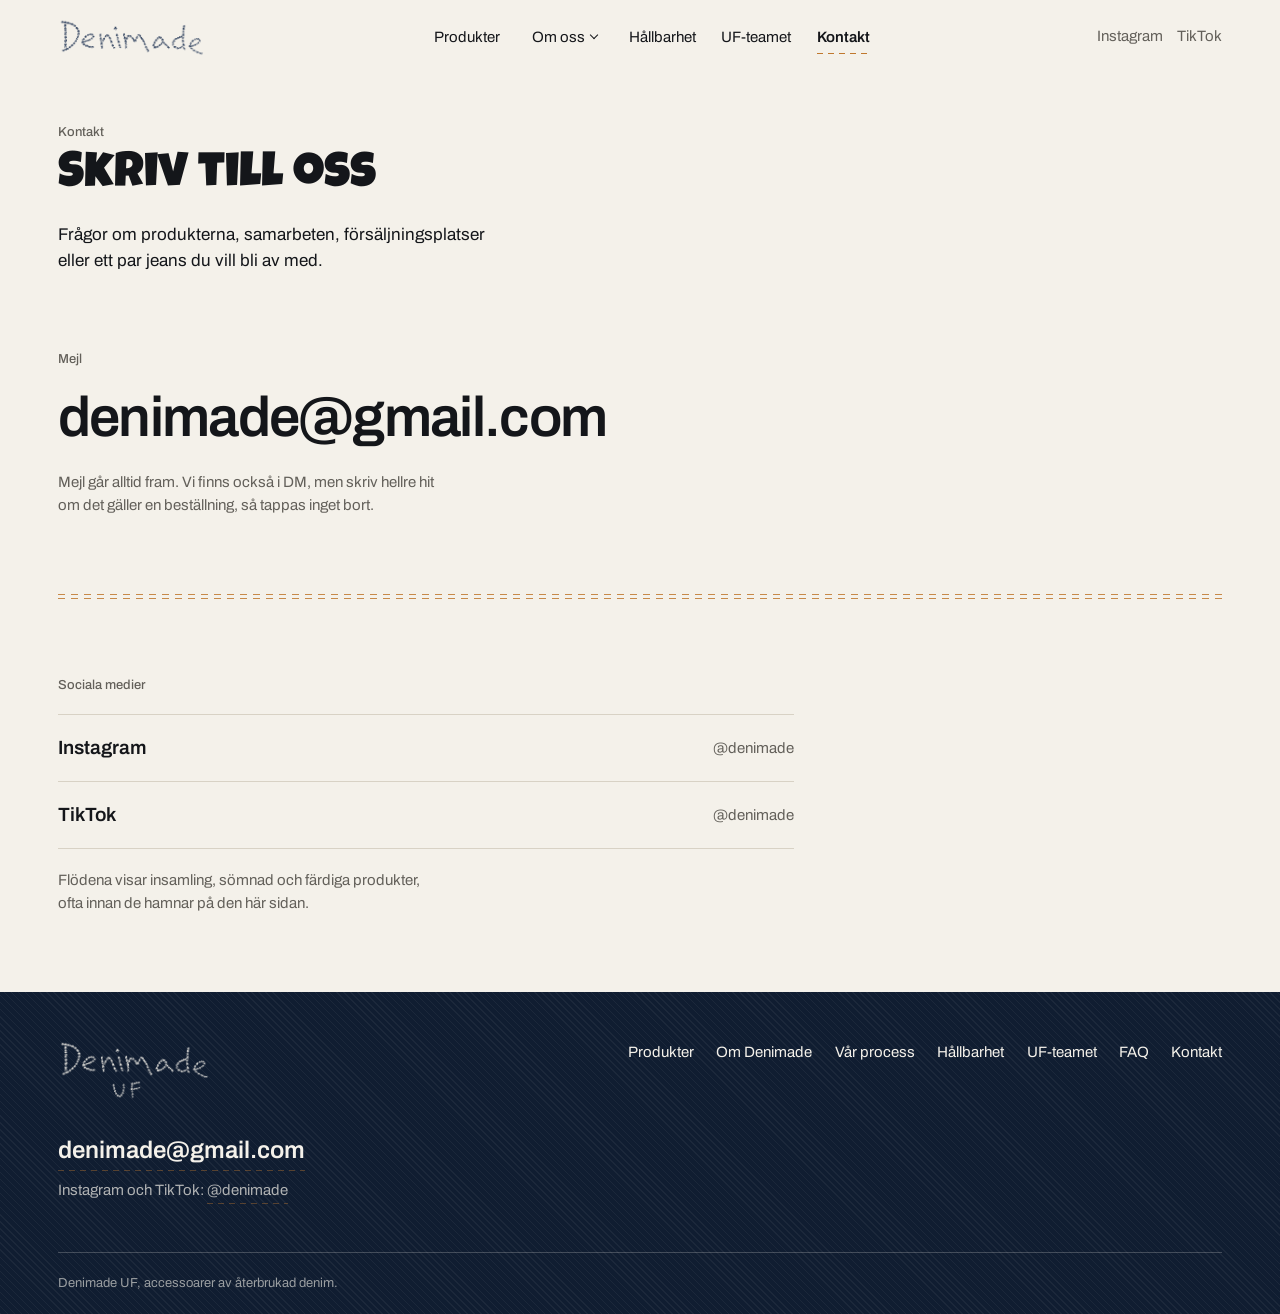
<file: kontakt.html>
<!doctype html>
<html lang="sv">
<head>
<meta charset="utf-8">
<meta name="viewport" content="width=device-width, initial-scale=1">
<title>Kontakt, Denimade UF</title>
<meta name="description" content="Mejla Denimade UF på denimade@gmail.com eller hör av dig via Instagram och TikTok, @denimade.">
<meta name="theme-color" content="#1c3050">
<meta property="og:title" content="Kontakt, Denimade UF">
<meta property="og:description" content="Mejla Denimade UF på denimade@gmail.com eller hör av dig via Instagram och TikTok, @denimade.">
<meta property="og:type" content="website">
<meta property="og:locale" content="sv_SE">
<link rel="icon" href="assets/img/favicon.svg" type="image/svg+xml">
<link rel="preconnect" href="https://fonts.googleapis.com">
<link rel="preconnect" href="https://fonts.gstatic.com" crossorigin>
<link rel="stylesheet" href="https://fonts.googleapis.com/css2?family=Archivo:wght@400;500;600&family=Caveat:wght@500;600;700&family=Luckiest+Guy&display=swap">
<link rel="stylesheet" href="assets/css/denimade.css">
</head>
<body>

  <a class="skip" href="#main">Hoppa till innehållet</a>

  <header class="header" data-header>
    <div class="wrap header__inner">
      <a class="brand logo" href="index.html">
        <span class="logo__txt">Denimade UF, till startsidan</span>
      </a>

      <nav class="nav" aria-label="Huvudmeny">
        <ul class="nav__list">
          <li><a class="nav__link link" href="produkter.html">Produkter</a></li>
          <li class="nav__group" data-nav-group>
            <button type="button" class="nav__toggle" data-nav-toggle aria-expanded="false" aria-controls="nav-om">
              Om oss <span class="nav__caret" aria-hidden="true"></span>
            </button>
            <ul class="nav__panel" id="nav-om" data-nav-panel>
              <li><a href="om-denimade.html">Om Denimade</a></li>
              <li><a href="process.html">Vår process</a></li>
              <li><a href="faq.html">FAQ</a></li>
            </ul>
          </li>
          <li><a class="nav__link link" href="hallbarhet.html">Hållbarhet</a></li>
          <li><a class="nav__link link" href="teamet.html">UF-teamet</a></li>
          <li><a class="nav__link link" href="kontakt.html" aria-current="page">Kontakt</a></li>
        </ul>
      </nav>

      <div class="header__social">
        <a class="link" href="https://www.instagram.com/denimade" rel="me noopener" target="_blank">Instagram</a>
        <a class="link" href="https://www.tiktok.com/@denimade" rel="me noopener" target="_blank">TikTok</a>
      </div>

      <button type="button" class="burger" data-menu-toggle aria-expanded="false"
              aria-controls="menu" aria-label="Öppna menyn">
        <span aria-hidden="true"></span>
        <span aria-hidden="true"></span>
        <span aria-hidden="true"></span>
      </button>
    </div>
  </header>

  <div class="menu" id="menu" data-menu aria-hidden="true">
    <nav aria-label="Meny">
      <ul class="menu__list">
            <li><a class="menu__link" href="produkter.html">Produkter</a></li>
            <li>
              <span class="menu__label">Om oss</span>
              <ul class="menu__sub">
                <li><a href="om-denimade.html">Om Denimade</a></li>
                <li><a href="process.html">Vår process</a></li>
                <li><a href="faq.html">FAQ</a></li>
              </ul>
            </li>
            <li><a class="menu__link" href="hallbarhet.html">Hållbarhet</a></li>
            <li><a class="menu__link" href="teamet.html">UF-teamet</a></li>
            <li><a class="menu__link" href="kontakt.html" aria-current="page">Kontakt</a></li>
      </ul>
    </nav>
    <div class="menu__foot">
      <p><a class="link" href="mailto:denimade@gmail.com">denimade@gmail.com</a></p>
      <p class="meta" style="color:rgba(244,241,234,.7)">Instagram och TikTok: @denimade</p>
    </div>
  </div>

  <main id="main">

    <section class="pagehead wrap">
      <div class="head">
        <p class="eyebrow">Kontakt</p>
        <h1>Skriv till oss</h1>
        <p class="lead">Frågor om produkterna, samarbeten, försäljningsplatser eller ett par jeans du vill bli av med.</p>
      </div>
    </section>

    <section class="section wrap">
      <h2 class="eyebrow" style="margin-bottom:var(--s-3)">Mejl</h2>
      <a class="mailto link" href="mailto:denimade@gmail.com">denimade@gmail.com</a>
      <p class="meta" style="margin-top:var(--s-3);max-width:42ch">
        Mejl går alltid fram. Vi finns också i DM, men skriv hellre hit om det gäller en
        beställning, så tappas inget bort.
      </p>
    </section>

    <div class="wrap"><hr class="stitch"></div>

    <section class="section wrap">
      <h2 class="eyebrow" style="margin-bottom:var(--s-3)">Sociala medier</h2>
      <ul class="channels">
        <li>
          <a href="https://www.instagram.com/denimade" rel="me noopener" target="_blank">
            <span class="channels__name">Instagram</span>
            <span class="channels__handle">@denimade</span>
          </a>
        </li>
        <li>
          <a href="https://www.tiktok.com/@denimade" rel="me noopener" target="_blank">
            <span class="channels__name">TikTok</span>
            <span class="channels__handle">@denimade</span>
          </a>
        </li>
      </ul>
      <p class="meta" style="margin-top:var(--s-3);max-width:42ch">
        Flödena visar insamling, sömnad och färdiga produkter, ofta innan de hamnar på
        den här sidan.
      </p>
    </section>

  </main>

  <footer class="footer">
    <div class="wrap">
      <div class="footer__inner">
        <div>
          <span class="footer__brand logo" role="img" aria-label="Denimade UF">
            <span class="logo__txt">Denimade UF</span>
          </span>
          <p><a class="footer__mail link" href="mailto:denimade@gmail.com">denimade@gmail.com</a></p>
          <p class="meta" style="margin-top:.5rem;color:rgba(244,241,234,.7)">
            Instagram och TikTok: <a class="link" href="https://www.instagram.com/denimade" rel="me noopener" target="_blank">@denimade</a>
          </p>
        </div>

        <nav class="footer__nav" aria-label="Sidfot">
        <a class="link" href="produkter.html">Produkter</a>
        <a class="link" href="om-denimade.html">Om Denimade</a>
        <a class="link" href="process.html">Vår process</a>
        <a class="link" href="hallbarhet.html">Hållbarhet</a>
        <a class="link" href="teamet.html">UF-teamet</a>
        <a class="link" href="faq.html">FAQ</a>
        <a class="link" href="kontakt.html">Kontakt</a>
        </nav>
      </div>

      <p class="colophon">
        <span>Denimade UF, accessoarer av återbrukad denim.</span>
      </p>
    </div>
  </footer>

<script src="assets/js/denimade.js" defer></script>
</body>
</html>
</file>
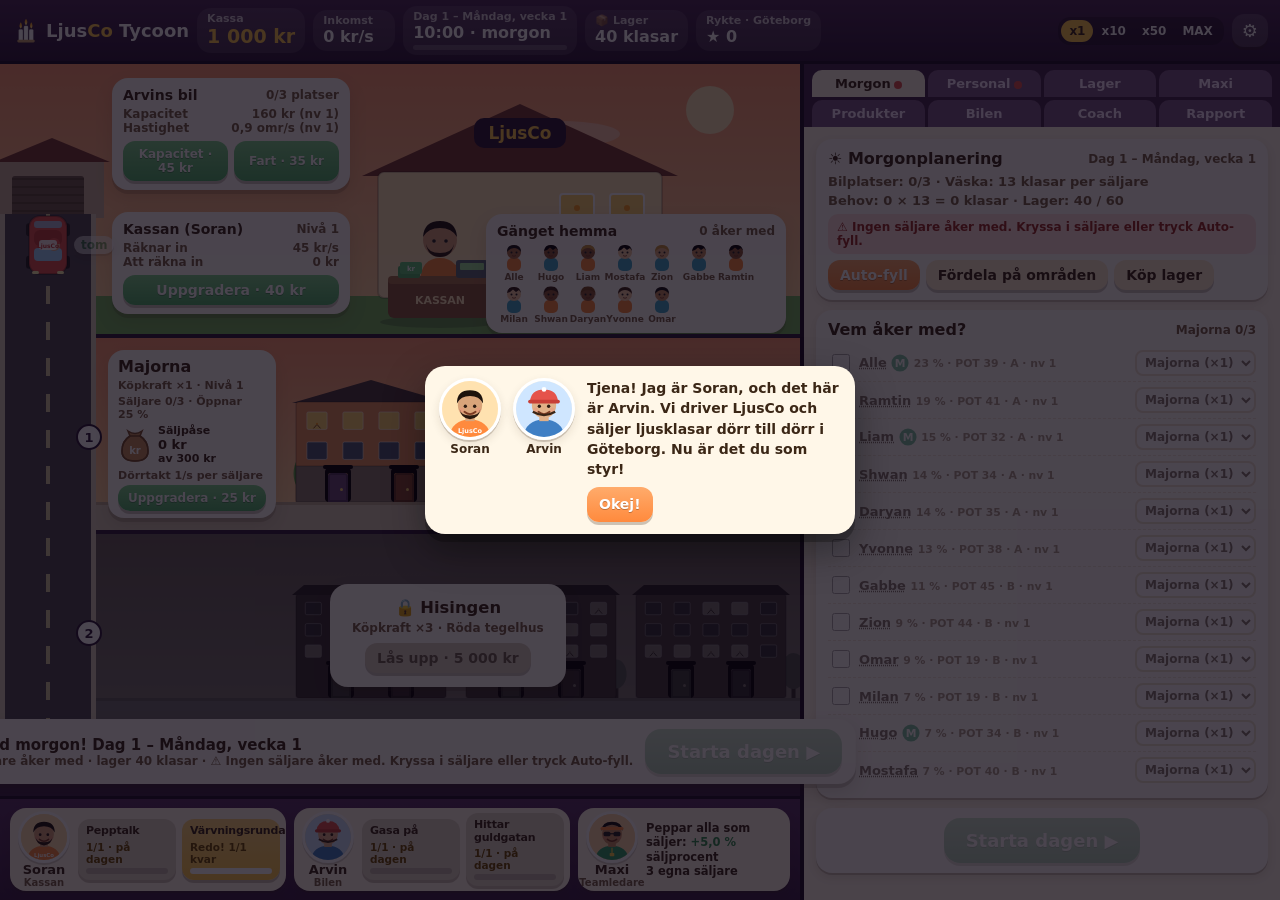
<file: ljusco-tycoon.html>
<!DOCTYPE html>
<html lang="sv">
<head>
<meta charset="utf-8">
<meta name="viewport" content="width=1280">
<title>LjusCo Tycoon</title>
<!--
  LjusCo Tycoon v2 – ett tycoon-spel om LjusCo, dörrförsäljning av ljusklasar i Göteborg.
  Spelet går dag för dag: MORGON (planering) → ARBETSDAG (5 min) → DAGSRAPPORT.
  En enda fil: HTML + CSS + vanilla JavaScript. Inga externa bilder eller bibliotek.
  Allt som är kul att mixtra med (säljare, priser, events, pitch-repliker, balans) ligger i CONFIG.
-->
<style>
/* =========================================================================
   FÄRGER OCH GRUND
   ========================================================================= */
:root {
  --plum: #2b1838; --plum2: #43264f;
  --cream: #fff7e8; --cream2: #fbebcd; --card: #fffdf7;
  --ink: #3b2716; --ink2: #7a6046;
  --orange: #ff8a3d; --orange2: #e86a1c;
  --gold: #ffc94a; --gold2: #f0a91c;
  --green: #4fb36a; --green2: #2f8f4c;
  --red: #e5534b; --blue: #4a8fd8; --teal: #2fa3a0; --purple: #8a4fc4;
  --shadow: 0 4px 0 rgba(59, 39, 22, .18), 0 8px 18px rgba(59, 39, 22, .14);
  --shadow-s: 0 2px 0 rgba(59, 39, 22, .2), 0 4px 10px rgba(59, 39, 22, .12);
  --panel-w: 480px;
}
* { box-sizing: border-box; }
html, body { margin: 0; height: 100%; }
body {
  min-width: 1280px; background: var(--plum); color: var(--ink);
  font-family: "Nunito", "Segoe UI Rounded", "Trebuchet MS", "Segoe UI", system-ui, sans-serif;
  font-size: 14px; overflow: hidden; user-select: none;
}
button {
  font: inherit; cursor: pointer; border: 0; border-radius: 12px; padding: 7px 12px;
  background: var(--cream2); color: var(--ink); font-weight: 800;
  box-shadow: 0 3px 0 rgba(59,39,22,.25); transition: transform .08s, filter .15s, background .15s;
}
button:hover:not(:disabled) { filter: brightness(1.06); }
button:active:not(:disabled) { transform: translateY(2px); box-shadow: 0 1px 0 rgba(59,39,22,.25); }
button:disabled { opacity: .5; cursor: default; filter: grayscale(.4); }
button.buy { background: #d9d0bf; color: #6d604f; }
button.buy.can { background: linear-gradient(#7fd48c, var(--green)); color: #fff; text-shadow: 0 1px 0 rgba(0,0,0,.25); }
button.orange { background: linear-gradient(#ffab6b, var(--orange)); color: #fff; text-shadow: 0 1px 0 rgba(0,0,0,.25); }
button.green { background: linear-gradient(#7fd48c, var(--green)); color: #fff; text-shadow: 0 1px 0 rgba(0,0,0,.25); }
button.red { background: linear-gradient(#f07a73, var(--red)); color: #fff; }
button.ghost { background: transparent; box-shadow: none; text-decoration: underline; padding: 4px 6px; }
button.small { padding: 4px 9px; font-size: 12px; border-radius: 9px; }
button.big { font-size: 18px; padding: 12px 22px; border-radius: 16px; }
select { font: inherit; font-weight: 700; font-size: 12px; border-radius: 8px; border: 2px solid #e2d3b6; background: #fff; padding: 3px 4px; color: var(--ink); }

/* =========================================================================
   TOPPBAR
   ========================================================================= */
#topbar {
  height: 64px; display: flex; align-items: center; gap: 8px; padding: 0 12px;
  background: linear-gradient(#4a2a57, var(--plum)); color: #fff; border-bottom: 3px solid #1d0f27;
  position: relative; z-index: 20;
}
.logo { display: flex; align-items: center; gap: 6px; font-weight: 900; font-size: 18px; white-space: nowrap; }
.logo b { color: var(--gold); }
.stat { background: rgba(255,255,255,.1); border-radius: 14px; padding: 5px 10px; display: flex; flex-direction: column; line-height: 1.15; min-width: 82px; }
.stat small { font-size: 11px; opacity: .75; font-weight: 700; white-space: nowrap; }
.stat span { font-size: 16px; font-weight: 900; white-space: nowrap; }
.stat.cash span { color: var(--gold); font-size: 19px; }
.stat.clickable { cursor: pointer; }
.stat.clickable:hover { background: rgba(255,255,255,.18); }
.stat.warn { background: rgba(229,83,75,.45); animation: pulse 1.2s infinite; }
#dayBox { min-width: 170px; }
#dayBox .bar { height: 5px; border-radius: 3px; background: rgba(255,255,255,.18); overflow: hidden; margin-top: 2px; }
#dayBox .bar i { display: block; height: 100%; width: 0; background: linear-gradient(90deg, var(--gold), var(--orange)); }
#effects { display: flex; gap: 4px; flex: 1; flex-wrap: wrap; align-items: center; overflow: hidden; height: 56px; align-content: center; min-width: 0; }
.chip { font-size: 11px; font-weight: 800; padding: 2px 8px; border-radius: 99px; background: #fff; color: var(--ink); white-space: nowrap; animation: pop .3s; }
.chip.good { background: #d7f5d8; color: #1f6b33; }
.chip.bad { background: #ffd9d4; color: #9b2a22; }
.chip.ability { background: #ffe9b8; color: #7a4d00; }
#buyMode { display: flex; background: rgba(0,0,0,.25); border-radius: 12px; padding: 3px; }
#buyMode button { padding: 4px 8px; background: transparent; color: #fff; box-shadow: none; font-size: 12px; }
#buyMode button.on { background: var(--gold); color: var(--ink); }
#settingsBtn { background: rgba(255,255,255,.14); color: #fff; font-size: 18px; padding: 6px 10px; }

/* =========================================================================
   HUVUDLAYOUT
   ========================================================================= */
#main { display: flex; height: calc(100vh - 64px); overflow: hidden; }
#left { flex: 1; display: flex; flex-direction: column; min-width: 0; min-height: 0; position: relative; }
#scene { flex: 1; min-height: 0; overflow-y: auto; overflow-x: hidden; position: relative; background: #3b2147; scrollbar-width: thin; }
#world { position: relative; width: 100%; min-width: 790px; }
#phaseBanner {
  position: absolute; left: 50%; bottom: 116px; transform: translateX(-50%); z-index: 15;
  background: var(--card); border-radius: 18px; box-shadow: var(--shadow); padding: 10px 14px;
  display: none; align-items: center; gap: 12px; font-weight: 800; white-space: nowrap;
}
#phaseBanner.on { display: flex; animation: pop .3s; }
#phaseBanner .ph-t { font-size: 15px; }
#phaseBanner .ph-s { font-size: 12px; color: var(--ink2); }

/* Vägen */
#road { position: absolute; left: 0; top: 150px; bottom: 0; width: 96px; background: #4d4a52; border-right: 5px solid #d9cfba; border-left: 5px solid #d9cfba; z-index: 3; }
#road::after { content: ""; position: absolute; left: 50%; top: 0; bottom: 0; width: 4px; margin-left: -2px; background: repeating-linear-gradient(#f5e9b0 0 18px, transparent 18px 36px); opacity: .8; }
#car { position: absolute; left: 24px; width: 48px; z-index: 6; will-change: top; cursor: pointer; }
#car svg { display: block; transition: transform .25s; }
#car .load { position: absolute; left: 50px; top: 50%; transform: translateY(-50%); background: #fff; border-radius: 10px; padding: 2px 7px; font-weight: 900; font-size: 12px; box-shadow: var(--shadow-s); white-space: nowrap; color: var(--green2); pointer-events: none; }
#car.flat svg { animation: shake .25s infinite; }
#car .flatTag { position: absolute; left: 50px; top: -8px; background: var(--red); color: #fff; border-radius: 8px; padding: 1px 6px; font-size: 11px; font-weight: 900; display: none; white-space: nowrap; }
#car.flat .flatTag { display: block; }
#car.away svg { opacity: .25; }
.boostTag { position: absolute; background: #2b1838; color: var(--gold); border-radius: 8px; padding: 1px 6px; font-size: 11px; font-weight: 900; white-space: nowrap; display: none; pointer-events: none; }
.boostTag.on { display: block; }
#car .boostTag { left: 50px; bottom: -8px; }

/* Hemma */
#home { position: relative; height: 270px; overflow: hidden; }
#home .homeBg { position: absolute; inset: 0; }
.homeCard { position: absolute; background: var(--card); border-radius: 16px; box-shadow: var(--shadow); padding: 9px 11px; z-index: 4; }
#kassaCard { left: 112px; top: 148px; width: 238px; cursor: pointer; }
#carCard { left: 112px; top: 14px; width: 238px; }
#benchCard { right: 14px; top: 150px; width: 300px; min-height: 104px; }
.homeCard h4 { margin: 0 0 4px; font-size: 14px; display: flex; justify-content: space-between; align-items: center; }
.homeCard .row { display: flex; justify-content: space-between; font-size: 12px; color: var(--ink2); font-weight: 700; }
.homeCard button.buy { width: 100%; margin-top: 6px; }
.homeCard .two { display: flex; gap: 6px; }
.homeCard .two button { flex: 1; font-size: 12px; padding: 6px 4px; }
#kassaCard .boostTag { right: 10px; top: -10px; }
#soranDesk { position: absolute; left: 370px; top: 140px; width: 140px; height: 124px; z-index: 3; cursor: pointer; }
#soranDesk .coin { position: absolute; font-weight: 900; color: var(--gold2); animation: coin .9s ease-out forwards; font-size: 13px; text-shadow: 0 1px 0 #fff; }
#bench { display: flex; flex-wrap: wrap; gap: 3px; margin-top: 4px; }
.benchie { display: flex; flex-direction: column; align-items: center; width: 34px; font-size: 9px; font-weight: 800; color: var(--ink2); text-align: center; line-height: 1; cursor: pointer; }
.benchie.go { color: var(--green2); }
.benchie svg { display: block; }

/* Områden */
.area { position: relative; height: 196px; overflow: hidden; border-top: 4px solid rgba(0,0,0,.18); }
.area .sky { position: absolute; inset: 0; }
.area .ground { position: absolute; left: 96px; right: 0; top: 164px; height: 32px; background: #d8ccb6; border-top: 3px solid #bfae92; }
.area .street { position: absolute; left: 286px; top: 22px; width: 520px; height: 168px; cursor: pointer; }
.area .street svg.bld { position: absolute; left: 0; top: 0; }
.areaInfo { position: absolute; left: 108px; top: 12px; width: 168px; bottom: 12px; background: var(--card); border-radius: 16px; box-shadow: var(--shadow); padding: 8px 10px; z-index: 4; display: flex; flex-direction: column; gap: 3px; }
.areaInfo h3 { margin: 0; font-size: 16px; line-height: 1.1; }
.areaInfo .meta { font-size: 11px; color: var(--ink2); font-weight: 800; }
.areaInfo .bagWrap { display: flex; align-items: center; gap: 6px; }
.areaInfo .bagText { font-size: 11px; font-weight: 800; line-height: 1.2; }
.areaInfo .bagText b { font-size: 13px; }
.areaInfo button { font-size: 12px; padding: 6px 4px; margin-top: auto; }
.areaInfo .boostTag { right: 8px; top: 8px; }
.bagSvg .fill { transition: height .2s, y .2s; }
.bagWrap.full .bagSvg { animation: pulse .8s infinite; }
.bagWrap.full .bagText { color: var(--red); }
.area.locked .street, .area.locked .sky, .area.locked .ground { filter: grayscale(.85) brightness(.55); }
.lockBox { position: absolute; left: 330px; top: 50px; z-index: 5; text-align: center; background: var(--card); border-radius: 18px; padding: 14px 22px; box-shadow: var(--shadow); }
.lockBox h3 { margin: 0 0 4px; }
.lockBox p { margin: 0 0 8px; color: var(--ink2); font-weight: 700; font-size: 12px; }
.fullNote { position: absolute; left: 300px; top: 8px; background: var(--red); color: #fff; padding: 2px 10px; border-radius: 10px; font-weight: 900; font-size: 12px; z-index: 5; display: none; animation: pulse .9s infinite; }
.area.isFull .fullNote { display: block; }
.stop { position: absolute; left: 76px; top: 86px; width: 26px; height: 26px; z-index: 4; }

/* Dörrar */
.door { position: absolute; width: 20px; height: 29px; z-index: 2; }
.door .inside { position: absolute; inset: 0; background: #ffcf6e; border-radius: 3px 3px 0 0; box-shadow: inset 0 0 8px #ff9f2e; }
.door .leaf { position: absolute; inset: 0; border-radius: 3px 3px 0 0; transform-origin: left center; transition: transform .25s ease-out; border: 2px solid rgba(0,0,0,.25); }
.door .leaf::after { content: ""; position: absolute; right: 3px; top: 13px; width: 3px; height: 3px; border-radius: 50%; background: #f6d36b; }
.door.open .leaf { transform: perspective(70px) rotateY(-72deg); }
.door.knock .leaf { animation: knock .3s 2; }
.door .bub { position: absolute; bottom: 33px; left: 50%; transform: translateX(-50%); background: #fff; border-radius: 10px; padding: 2px 7px; font-size: 11px; font-weight: 900; white-space: nowrap; box-shadow: var(--shadow-s); animation: bub 1.1s ease-out forwards; pointer-events: none; z-index: 8; }
.door .bub.no { color: #9b4a3a; }
.door .bub.yes { color: var(--green2); }
.door .bub.kn { color: #8a7a6a; background: #f4ecdf; }

/* Säljarfigurer */
.seller { position: absolute; top: 118px; width: 26px; height: 50px; z-index: 6; will-change: transform; cursor: pointer; }
.seller svg { display: block; }
.seller .fig { transition: transform .15s; }
.seller.left .fig { transform: scaleX(-1); }
.seller.walk .lg1 { animation: legA .32s infinite alternate; }
.seller.walk .lg2 { animation: legB .32s infinite alternate; }
.seller.walk .fig { animation: bob .32s infinite alternate; }
.seller .nm { position: absolute; top: -12px; left: 50%; transform: translateX(-50%); font-size: 9px; font-weight: 900; color: #fff; background: rgba(43,24,56,.75); padding: 0 4px; border-radius: 6px; white-space: nowrap; }
.seller .nm i { font-style: normal; color: var(--gold); }
.seller.dim { opacity: .45; }
.seller .tag { position: absolute; top: -30px; left: 50%; transform: translateX(-50%); background: #fff; color: var(--red); border-radius: 9px; padding: 1px 6px; font-size: 10px; font-weight: 900; white-space: nowrap; box-shadow: var(--shadow-s); display: none; }
.seller.empty .tag, .seller.paused .tag { display: block; }
.seller.paused .tag { color: var(--ink2); }
.pitchBub {
  position: absolute; z-index: 9; top: 66px; transform: translateX(-50%); cursor: pointer;
  background: linear-gradient(#ffe27a, #ffb21c); color: #6a2a00; border: 3px solid #fff; border-radius: 14px;
  font-weight: 900; font-size: 14px; padding: 3px 10px; box-shadow: 0 0 0 3px #ff8a3d, 0 6px 14px rgba(0,0,0,.3);
  animation: blink .45s infinite alternate;
}
.pitchBub small { display: block; height: 4px; background: rgba(0,0,0,.15); border-radius: 2px; margin-top: 2px; overflow: hidden; }
.pitchBub small i { display: block; height: 100%; background: #6a2a00; }

/* Flygande siffror, tap och level up */
.float { position: absolute; z-index: 9; pointer-events: none; font-weight: 900; font-size: 14px; color: #2f9e4c; text-shadow: 0 1px 0 #fff, 0 0 4px #fff; white-space: nowrap; animation: floatUp 1.3s ease-out forwards; }
.float.big { font-size: 18px; color: var(--gold2); }
.float.lvl { font-size: 17px; color: #fff; background: linear-gradient(#b36cf0, var(--purple)); padding: 1px 8px; border-radius: 10px; text-shadow: none; animation: floatUp 1.8s ease-out forwards; }
.tapRing { position: fixed; z-index: 70; width: 46px; height: 46px; margin: -23px 0 0 -23px; border-radius: 50%; border: 4px solid var(--gold); pointer-events: none; animation: tap .5s ease-out forwards; }

/* =========================================================================
   MANAGER-RAD
   ========================================================================= */
#managers { height: 104px; flex: none; background: linear-gradient(#5a3468, #3a1f47); border-top: 3px solid #1d0f27; display: flex; gap: 8px; padding: 9px 10px; align-items: stretch; overflow: hidden; }
.mgr { background: var(--cream); border-radius: 16px; display: flex; gap: 6px; padding: 6px 6px; flex: none; box-shadow: var(--shadow-s); align-items: center; }
.mgr .who { display: flex; flex-direction: column; align-items: center; width: 56px; text-align: center; line-height: 1.1; }
.mgr .who b { font-size: 13px; }
.mgr .who small { font-size: 10px; color: var(--ink2); font-weight: 800; }
.mgr .portrait { width: 52px; height: 52px; border-radius: 50%; overflow: hidden; background: #ffe2b0; border: 3px solid #fff; box-shadow: 0 2px 0 rgba(0,0,0,.15); cursor: pointer; }
.ability { width: 98px; display: flex; flex-direction: column; align-items: stretch; gap: 3px; padding: 6px 8px; background: linear-gradient(#ffd77e, var(--gold)); text-align: left; position: relative; }
.ability .an { font-size: 11px; line-height: 1.1; letter-spacing: -.2px; }
.ability .as { font-size: 10.5px; font-weight: 800; color: #6d4a00; }
.ability .ab { height: 6px; border-radius: 4px; background: rgba(0,0,0,.15); overflow: hidden; }
.ability .ab i { display: block; height: 100%; background: #fff; width: 0; }
.ability.active { background: linear-gradient(#a8ef9f, var(--green)); color: #fff; }
.ability.active .as { color: #eaffea; }
.ability.cd { background: #e2d8c6; }
.mgr.maxi { flex: 1; min-width: 0; }
.mgr.maxi .mtext { font-size: 11.5px; font-weight: 800; flex: 1; min-width: 0; line-height: 1.25; }
.mgr.maxi .mtext span { color: var(--green2); }
.mgr.gone { opacity: .6; }

/* =========================================================================
   SIDOPANEL
   ========================================================================= */
#panel { width: var(--panel-w); flex: none; background: var(--cream); display: flex; flex-direction: column; min-height: 0; border-left: 4px solid #1d0f27; }
#tabs { display: grid; grid-template-columns: repeat(4, 1fr); gap: 3px; padding: 6px 8px 0; background: var(--plum2); }
#tabs button { border-radius: 10px 10px 0 0; padding: 6px 2px; font-size: 13px; background: #7a5a86; color: #f6e6ff; box-shadow: none; }
#tabs button.on { background: var(--cream); color: var(--ink); }
#tabs button .dot { display: inline-block; width: 8px; height: 8px; border-radius: 50%; background: var(--red); margin-left: 3px; vertical-align: middle; }
#tabBody { flex: 1; min-height: 0; overflow-y: auto; padding: 12px; }
.sec { background: var(--card); border-radius: 16px; padding: 10px 12px; margin-bottom: 10px; box-shadow: var(--shadow-s); }
.sec h3 { margin: 0 0 6px; font-size: 16px; display: flex; align-items: center; gap: 8px; justify-content: space-between; }
.sec p { margin: 4px 0; color: var(--ink2); font-weight: 600; font-size: 13px; }
.sec .btns { display: flex; gap: 6px; flex-wrap: wrap; margin-top: 6px; }
.warnBox { background: #ffe1dc; color: #9b2a22; border-radius: 10px; padding: 6px 9px; font-weight: 800; font-size: 12px; margin-top: 6px; }
.okBox { background: #dff5df; color: #1f6b33; border-radius: 10px; padding: 6px 9px; font-weight: 800; font-size: 12px; margin-top: 6px; }
.muted { color: var(--ink2); font-size: 12px; font-weight: 700; }
.stars { letter-spacing: -1px; font-size: 13px; white-space: nowrap; }
.stars .s { color: #e3d7c3; }
.stars .s.c { color: var(--gold2); }
.stars .s.p { color: var(--gold2); opacity: .35; }
.stars .s.h { background: linear-gradient(90deg, var(--gold2) 50%, #f3d79d 50%); -webkit-background-clip: text; background-clip: text; color: transparent; }
.stars.gold .s.c { color: #ffb800; text-shadow: 0 0 6px #ffd76a; }
.badge { display: inline-block; font-size: 11px; font-weight: 900; padding: 1px 7px; border-radius: 8px; background: #eee3cf; color: var(--ink); vertical-align: middle; white-space: nowrap; }
.badge.A { background: var(--gold); }
.badge.B { background: #bfe1f5; }
.badge.trial { background: #ffd2e4; }
.badge.seat { background: #c9efcc; color: #1f6b33; }
.badge.bench { background: #e8e0d4; color: #7a6a5a; }
.badge.evict { background: #ffd9d4; color: #9b2a22; }
.badge.lvl { background: #e7d5fb; color: #5a2a8a; }
.maxiIcon { display: inline-flex; width: 18px; height: 18px; vertical-align: middle; }
.cands { display: grid; grid-template-columns: repeat(3, 1fr); gap: 6px; }
.cand { background: var(--cream2); border-radius: 12px; padding: 7px; text-align: center; display: flex; flex-direction: column; gap: 3px; }
.cand b { font-size: 14px; }
.cand .via { font-size: 10px; font-weight: 900; border-radius: 8px; padding: 1px 4px; background: #e0d2f0; color: #5a2a7a; }
.cand .via.maxi { background: #ffd28f; color: #7a3d00; }
.cand button { font-size: 12px; padding: 5px 4px; }
.ladder { display: flex; flex-direction: column; gap: 6px; }
.lrow { display: flex; align-items: center; gap: 9px; padding: 7px; border-radius: 12px; background: var(--cream2); }
.lrow.cur { background: #ffe7a8; outline: 3px solid var(--gold); }
.lrow.owned { opacity: .7; }
.lrow .ic { width: 40px; height: 40px; flex: none; display: flex; align-items: center; justify-content: center; background: #fff; border-radius: 10px; }
.lrow .tx { flex: 1; line-height: 1.25; min-width: 0; }
.lrow .tx b { font-size: 14px; }
.lrow .tx small { display: block; color: var(--ink2); font-weight: 700; font-size: 12px; }
.lrow .bb { display: flex; gap: 3px; flex-wrap: wrap; justify-content: flex-end; max-width: 210px; }
.lrow .bb button { font-size: 11px; padding: 4px 6px; }
table.rep { width: 100%; border-collapse: collapse; font-size: 13px; }
table.rep td, table.rep th { padding: 4px 3px; border-bottom: 1px dashed #eadcc4; }
table.rep td:last-child, table.rep th:last-child { text-align: right; font-weight: 800; }
table.rep th { text-align: left; font-size: 12px; color: var(--ink2); }
table.rep tr.tot td { font-weight: 900; font-size: 14px; border-bottom: 0; color: var(--green2); }
table.rep tr.sub td { padding-left: 14px; color: var(--ink2); font-size: 12px; }
table.rep.num td:not(:first-child), table.rep.num th:not(:first-child) { text-align: right; }
.upRow { display: flex; align-items: center; gap: 8px; padding: 6px 0; border-top: 1px dashed #eadcc4; }
.upRow:first-of-type { border-top: 0; }
.upRow .tx { flex: 1; font-weight: 700; font-size: 13px; line-height: 1.25; }
.upRow .tx small { display: block; color: var(--ink2); font-size: 11px; }
.upRow button { min-width: 120px; font-size: 12px; }
.bigPortrait { width: 92px; height: 92px; border-radius: 50%; overflow: hidden; background: #ffe2b0; border: 4px solid #fff; box-shadow: var(--shadow-s); flex: none; display: flex; align-items: center; justify-content: center; }
.prog { height: 8px; background: #eadfcb; border-radius: 5px; overflow: hidden; }
.prog i { display: block; height: 100%; background: var(--green); }
.prog.xp i { background: linear-gradient(90deg, #b36cf0, var(--purple)); }

/* FIFA-säljarkort */
.scard { display: flex; gap: 10px; padding: 8px 0; border-top: 1px dashed #e6d7bd; align-items: center; }
.scard:first-of-type { border-top: 0; }
.scard .rate { width: 64px; flex: none; text-align: center; background: linear-gradient(#fff3cf, #ffd979); border-radius: 12px; padding: 5px 2px; box-shadow: inset 0 -3px 0 rgba(0,0,0,.08); }
.scard .rate b { display: block; font-size: 22px; line-height: 1; }
.scard .rate small { font-size: 10px; font-weight: 900; color: var(--ink2); }
.scard .rate.elite { background: linear-gradient(#e7d5fb, #b88ae8); }
.scard .body { flex: 1; min-width: 0; }
.scard .l1 { display: flex; align-items: center; gap: 5px; flex-wrap: wrap; }
.scard .l1 b.nm { font-size: 14px; cursor: pointer; text-decoration: underline dotted; }
.scard .l2 { font-size: 11.5px; color: var(--ink2); font-weight: 700; margin-top: 2px; }
.scard .bars { display: flex; gap: 6px; align-items: center; margin-top: 3px; font-size: 10px; font-weight: 900; color: var(--ink2); }
.scard .bars .prog { flex: 1; height: 6px; }
.potbar { position: relative; height: 8px; background: #eadfcb; border-radius: 5px; overflow: hidden; }
.potbar i { position: absolute; left: 0; top: 0; bottom: 0; background: var(--gold2); }
.potbar u { position: absolute; left: 0; top: 0; bottom: 0; background: var(--gold); opacity: .35; }
.scard .acts { display: flex; flex-direction: column; gap: 4px; }
.fifa { display: flex; gap: 16px; align-items: stretch; }
.fifa .face { width: 150px; flex: none; border-radius: 18px; background: linear-gradient(160deg, #ffe7a3, #f0a91c); display: flex; flex-direction: column; align-items: center; padding: 10px; box-shadow: var(--shadow-s); }
.fifa .face.elite { background: linear-gradient(160deg, #eedcff, #8a4fc4); color: #fff; }
.fifa .face .big { font-size: 40px; font-weight: 900; line-height: 1; }
.fifa .face .pot { font-size: 13px; font-weight: 900; opacity: .8; }
.fifa .info { flex: 1; }

/* Morgonplanering */
.mrow { display: flex; align-items: center; gap: 6px; padding: 5px 0; border-top: 1px dashed #eadcc4; font-size: 12px; }
.mrow:first-of-type { border-top: 0; }
.mrow input[type=checkbox] { width: 18px; height: 18px; accent-color: var(--green); cursor: pointer; }
.mrow .nm { flex: 1; min-width: 0; font-weight: 800; font-size: 13px; }
.mrow .nm small { color: var(--ink2); font-weight: 700; }
.mrow select { max-width: 130px; }
.mrow.off { opacity: .6; }

/* =========================================================================
   MODALER, TOASTS, TOOLTIP, RAPPORTER
   ========================================================================= */
#modalLayer { position: fixed; inset: 0; z-index: 50; display: none; align-items: center; justify-content: center; background: rgba(30, 14, 40, .55); }
#modalLayer.on { display: flex; }
.modal { background: var(--cream); border-radius: 22px; padding: 18px 20px; width: 520px; max-height: 88vh; overflow-y: auto; box-shadow: 0 10px 0 rgba(0,0,0,.2), 0 20px 50px rgba(0,0,0,.4); animation: pop .25s; }
.modal h2 { margin: 0 0 8px; font-size: 22px; }
.modal p { font-weight: 600; line-height: 1.45; }
.modal .mbtns { display: flex; gap: 8px; justify-content: flex-end; margin-top: 14px; flex-wrap: wrap; }
.modal textarea { width: 100%; height: 90px; font-family: monospace; font-size: 11px; border-radius: 10px; border: 2px solid #e2d3b6; padding: 6px; user-select: text; }
.modal.pitchModal .mbtns, .modal.choice .mbtns { flex-direction: column; align-items: stretch; }
.modal.pitchModal .mbtns button, .modal.choice .mbtns button { text-align: left; font-size: 14px; padding: 10px 14px; }
.speech { display: flex; gap: 14px; align-items: flex-start; }
.speech .bubble { background: #fff; border-radius: 18px; padding: 12px 14px; position: relative; font-weight: 700; line-height: 1.45; flex: 1; box-shadow: var(--shadow-s); }
.speech .bubble::before { content: ""; position: absolute; left: -10px; top: 26px; border: 10px solid transparent; border-right-color: #fff; border-left: 0; }
.rp-grid { display: grid; grid-template-columns: 1.35fr 1fr; gap: 12px; }
.rp-box { background: var(--card); border-radius: 16px; padding: 10px 12px; box-shadow: var(--shadow-s); }
.rp-box h3 { margin: 0 0 6px; font-size: 15px; }
.rp-box ol { margin: 4px 0; padding-left: 22px; font-weight: 700; font-size: 13px; }
.mvp { display: flex; gap: 12px; align-items: center; background: linear-gradient(135deg, #fff1c4, #ffd56a); border-radius: 16px; padding: 10px 14px; box-shadow: var(--shadow-s); margin-bottom: 12px; }
.mvp .trophy { font-size: 40px; animation: pulse 1.2s infinite; }
.mvp h3 { margin: 0; font-size: 19px; }
.mvp p { margin: 2px 0 0; font-size: 13px; }
.lvlup { color: var(--purple); font-weight: 900; }
.up { color: var(--green2); font-weight: 900; }
.down { color: var(--red); font-weight: 900; }
#toasts { position: fixed; right: calc(var(--panel-w) + 22px); bottom: 122px; z-index: 40; display: flex; flex-direction: column-reverse; gap: 8px; width: 330px; pointer-events: none; }
.toast { pointer-events: none; background: var(--card); border-radius: 16px; padding: 10px 12px; box-shadow: var(--shadow); border-left: 7px solid var(--gold); animation: slideIn .3s; font-weight: 700; font-size: 13px; }
.toast b { display: block; font-size: 15px; margin-bottom: 2px; }
.toast.good { border-left-color: var(--green); }
.toast.bad { border-left-color: var(--red); }
.toast button { margin-top: 6px; font-size: 12px; pointer-events: auto; }
.toast.out { animation: slideOut .35s forwards; }
#tooltip { position: fixed; z-index: 90; pointer-events: none; display: none; max-width: 300px; background: #2b1838; color: #fff; padding: 8px 10px; border-radius: 12px; font-size: 12px; font-weight: 700; white-space: pre-line; line-height: 1.4; box-shadow: 0 6px 18px rgba(0,0,0,.35); }
#tooltip b { color: var(--gold); }

/* =========================================================================
   TUTORIAL (låst spotlight)
   ========================================================================= */
.tutPanel { position: fixed; z-index: 80; background: rgba(12, 5, 18, .74); display: none; }
#tutRing { position: fixed; z-index: 81; border: 4px solid var(--gold); border-radius: 14px; pointer-events: none; display: none; animation: ring 1s infinite alternate; }
#tutArrow { position: fixed; z-index: 82; font-size: 38px; pointer-events: none; display: none; filter: drop-shadow(0 3px 0 rgba(0,0,0,.4)); }
#tutBubble { position: fixed; z-index: 83; display: none; width: 430px; }
#tutBubble .tb { display: flex; gap: 12px; align-items: flex-start; background: var(--cream); border-radius: 20px; padding: 12px 14px; box-shadow: 0 8px 0 rgba(0,0,0,.25), 0 16px 40px rgba(0,0,0,.4); }
#tutBubble .tb .pp { display: flex; flex-direction: column; align-items: center; gap: 2px; font-weight: 900; font-size: 12px; }
#tutBubble .tb .pp .pt { width: 62px; height: 62px; border-radius: 50%; overflow: hidden; border: 3px solid #fff; box-shadow: var(--shadow-s); }
#tutBubble .tb .tx { flex: 1; font-weight: 700; line-height: 1.45; font-size: 14px; }
#tutBubble .tb .tx .hint { display: block; margin-top: 6px; font-size: 12px; color: var(--orange2); font-weight: 900; }
#tutBubble .tb button { margin-top: 8px; }
.luckSign { display: inline-block; margin-top: 8px; background: linear-gradient(#ffd77e, var(--gold)); border: 3px solid #7a4a1a; border-radius: 10px; padding: 6px 16px; font-size: 20px; font-weight: 900; color: #5a2a00; transform: rotate(-3deg); box-shadow: var(--shadow-s); }

/* =========================================================================
   ANIMATIONER
   ========================================================================= */
@keyframes pop { from { transform: scale(.85); opacity: 0; } to { transform: scale(1); opacity: 1; } }
@keyframes slideIn { from { transform: translateX(40px); opacity: 0; } to { transform: none; opacity: 1; } }
@keyframes slideOut { to { transform: translateX(40px); opacity: 0; } }
@keyframes floatUp { 0% { transform: translate(-50%, 0) scale(.8); opacity: 0; } 15% { opacity: 1; transform: translate(-50%, -8px) scale(1.1); } 100% { transform: translate(-50%, -52px) scale(1); opacity: 0; } }
@keyframes bub { 0% { opacity: 0; transform: translate(-50%, 6px); } 15% { opacity: 1; transform: translate(-50%, 0); } 80% { opacity: 1; } 100% { opacity: 0; transform: translate(-50%, -8px); } }
@keyframes knock { 0%,100% { transform: none; } 50% { transform: translateX(1.5px); } }
@keyframes legA { from { transform: translateY(0); } to { transform: translateY(-3px); } }
@keyframes legB { from { transform: translateY(-3px); } to { transform: translateY(0); } }
@keyframes bob { from { transform: translateY(0); } to { transform: translateY(-1.5px); } }
@keyframes pulse { 0%,100% { transform: scale(1); } 50% { transform: scale(1.08); } }
@keyframes shake { 0%,100% { transform: translateX(0); } 50% { transform: translateX(2px); } }
@keyframes coin { from { transform: translateY(0); opacity: 1; } to { transform: translateY(-40px); opacity: 0; } }
@keyframes flicker { 0%,100% { opacity: 1; } 40% { opacity: .75; } 70% { opacity: .9; } }
@keyframes count { 0%,100% { transform: rotate(0); } 50% { transform: rotate(-18deg); } }
@keyframes blink { from { transform: translateX(-50%) scale(1); } to { transform: translateX(-50%) scale(1.12); } }
@keyframes tap { from { transform: scale(.4); opacity: 1; } to { transform: scale(1.6); opacity: 0; } }
@keyframes ring { from { box-shadow: 0 0 0 4px rgba(255,201,74,.35), 0 0 14px var(--gold); } to { box-shadow: 0 0 0 9px rgba(255,201,74,.15), 0 0 30px var(--gold); } }
.flick { animation: flicker 1.6s infinite; }
.counting { animation: count .35s infinite; transform-origin: 4px 2px; transform-box: fill-box; }
</style>
</head>
<body>

<header id="topbar">
  <div class="logo" id="logo"></div>
  <div class="stat cash" data-tip="units"><small>Kassa</small><span id="tCash">0 kr</span></div>
  <div class="stat" data-tip="income"><small>Inkomst</small><span id="tIncome">0 kr/s</span></div>
  <div class="stat" id="dayBox" data-tip="day"><small id="tDayLbl">Dag 1 – Måndag, vecka 1</small><span id="tClock">10:00</span><div class="bar"><i id="tDayBar"></i></div></div>
  <div class="stat clickable" id="tStock" data-act="tab" data-arg="lager" data-tip="stock"><small>📦 Lager</small><span id="tStockTxt">0 klasar</span></div>
  <div class="stat" data-tip="rykte"><small id="tCity">Göteborg</small><span id="tRykte">★ 0</span></div>
  <div id="effects"></div>
  <div id="buyMode" data-tip="buymode"></div>
  <button id="settingsBtn" data-act="settings" title="Inställningar">⚙</button>
</header>

<main id="main">
  <section id="left">
    <div id="scene"><div id="world"></div></div>
    <div id="phaseBanner"></div>
    <div id="managers"></div>
  </section>
  <aside id="panel">
    <nav id="tabs"></nav>
    <div id="tabBody"></div>
  </aside>
</main>

<div id="toasts"></div>
<div id="modalLayer"></div>
<div id="tooltip"></div>
<div class="tutPanel" id="tutP1"></div><div class="tutPanel" id="tutP2"></div><div class="tutPanel" id="tutP3"></div><div class="tutPanel" id="tutP4"></div>
<div id="tutRing"></div><div id="tutArrow">👇</div><div id="tutBubble"></div>

<script>
'use strict';

/* =========================================================================
   CONFIG – ändra fritt här! Säljare, namn, priser, events, pitch och all balans.
   ========================================================================= */
const CONFIG = {
  // Startpersonalen.
  //   pct = NUVARANDE säljprocent (chansen att sälja per öppnad dörr), t.ex. 0.18 = 18 %.
  //   pot = POTENTIAL (säljarens tak), t.ex. 0.38 = 38 %. Alltid minst 5 procentenheter över pct.
  //   null = slumpas (pct 5–25 %, pot 15–45 %).  maxi: true = Maxis säljare.
  sellers: [
    { name: 'Alle',    pct: null, pot: null, maxi: true  },
    { name: 'Hugo',    pct: null, pot: null, maxi: true  },
    { name: 'Liam',    pct: null, pot: null, maxi: true  },
    { name: 'Mostafa', pct: null, pot: null, maxi: false },
    { name: 'Zion',    pct: null, pot: null, maxi: false },
    { name: 'Gabbe',   pct: null, pot: null, maxi: false },
    { name: 'Ramtin',  pct: null, pot: null, maxi: false },
    { name: 'Milan',   pct: null, pot: null, maxi: false },
    { name: 'Shwan',   pct: null, pot: null, maxi: false },
    { name: 'Daryan',  pct: null, pot: null, maxi: false },
    { name: 'Yvonne',  pct: null, pot: null, maxi: false },
    { name: 'Omar',    pct: null, pot: null, maxi: false },
  ],
  pctRange: [0.05, 0.25],       // nuvarande säljprocent för startsäljare och kandidater
  potRange: [0.15, 0.45],       // potential
  potMinGap: 0.05,              // potential är alltid minst så här mycket över nuvarande

  // Kandidater (nya varje måndag morgon)
  candidateNames: ['Elias', 'Noah', 'Leila', 'Adam', 'Sara', 'Kevin', 'Amir', 'Nora', 'Isak', 'Melvin'],
  candidatesPerWeek: 3,
  viaSellerChance: 0.35,
  hireCost: { base: 300, incomeSeconds: 25, exponent: 2.6 },   // (base + inkomst/s × sek) × (potential/30 %)^exp
  recruitRoundPot: [0.30, 0.45],   // Sorans Värvningsrunda
  testkillePot: [0.30, 0.45],      // Maxis testkille

  // Start
  start: { cash: 1000, stock: 40 },

  // Arbetsdagen
  day: {
    length: 300,                 // sekunder realtid per arbetsdag (10:00–18:00)
    startHour: 10, endHour: 18,
    names: ['Måndag', 'Tisdag', 'Onsdag', 'Torsdag', 'Fredag'],
    randomEventsMax: 2,          // gamla slumphändelser, max per dag
    choiceEvents: [2, 3],        // val-events per dag (min, max)
    closingMax: 10,              // sek: hur länge hemkörningen kl 18 max får ta
  },

  // Lager, förråd och väskor
  stock: {
    buyShare: 0.20,                              // inköpspris = 20 % av produktens baspris
    discounts: [[500, 0.20], [100, 0.10]],       // mängdrabatt: [minst antal, rabatt]
    amounts: [20, 100, 500],
    storage: { base: 60, growth: 1.22, costBase: 150,
      tiers: [[1, 'Garderoben'], [8, 'Källarförråd'], [20, 'Garage'], [40, 'Lagerlokal']] },
    bag: { base: 13, growth: 1.14, costBase: 250 },   // 13 = 10 + 3 extra
  },

  // XP och nivåer
  xp: { perSale: 10, perOpen: 1, base: 150, growth: 1.24, maxLevel: 30, pctPerLevel: 0.01 },

  // Dörrarna
  doors: { baseOpen: 0.25, maxOpen: 0.50, maxSalePct: 0.60 },

  // Ekonomin – räknas vid varje försäljning
  economy: { commissionA: 0.30, commissionB: 0.25, costBasis: 0.20, maxiOwn: 0.175, maxiOther: 0.10, coach: 0.05, recruitBonus: 0.10 },

  week: { aTeamSize: 6, trialDays: 5, recruitDays: 5 },

  upgrades: { growth: 1.13, milestones: [10, 25, 50, 100, 200], maxLevel: 800 },

  area: {
    unlockCost: [0, 5e3, 5e4, 5e5, 5e6, 5e7, 5e8, 5e9],
    upgradeBase: [25, 300, 1.8e3, 1.1e4, 6.5e4, 4e5, 2.4e6, 1.5e7],
    buyPowerStep: 3,
    knockBase: 1.0, knockPerLevel: 0.10,
    bagBase: 300, bagGrowth: 1.10,
    seatsBase: 3, seatsAt: [10, 25, 50, 100],
  },

  car: {
    ladder: [
      { name: 'Arvins bil', seats: 3, cost: 0 },
      { name: 'Kombi', seats: 5, cost: 7e3 },
      { name: 'Minibuss', seats: 8, cost: 4e5 },
      { name: 'Buss', seats: 12, cost: 4e7 },
      { name: 'Dubbeldäckare', seats: 20, cost: 4e9 },
    ],
    speedBase: 0.85, speedPerLevel: 0.06, speedCostBase: 35,
    capBase: 160, capGrowth: 1.115, capCostBase: 45,
    stopTime: 0.35,
  },

  kassa: { rateBase: 45, rateGrowth: 1.115, costBase: 40 },

  products: [
    { id: 'vit',    name: 'Vita klasar',                          price: 200,  cost: 0 },
    { id: 'farg',   name: 'Färgade klasar (vinröd/nougat/sand)',  price: 260,  cost: 3e3 },
    { id: 'doft',   name: 'Doftljus',                             price: 400,  cost: 6e4 },
    { id: 'block',  name: 'Blockljus i presentask',               price: 700,  cost: 1.2e6 },
    { id: 'lyx',    name: 'Lyxdoftljus i glas',                   price: 1200, cost: 3e7 },
    { id: 'advent', name: 'Adventspaket',                         price: 2500, cost: 6e8 },
    { id: 'sig',    name: 'LjusCo Signature',                     price: 5000, cost: 1.5e10 },
  ],

  maxi: { pepLevels: [0.05, 0.075, 0.10, 0.125, 0.15], pepCosts: [2e4, 4e5, 8e6, 1.6e8] },

  // Säljcoach: ger B-laget extra XP. Högsta uppgraderingen: +5 potential en gång per säljare.
  coach: { hireCost: 1.5e4, xpBase: 0.5, xpStep: 0.25, xpMaxLevel: 4, xpCostBase: 3e4, xpCostMult: 12, potCost: 2e7, potBoost: 0.05, potMax: 0.60 },

  // Förmågor: används X gånger per dag (1 → 2 vid nivå 2 → 3 vid nivå 4). Varje nivå ger också +durStep sek.
  abilities: {
    pep:     { name: 'Pepptalk',         who: 'soran', duration: 60, durStep: 10, maxLevel: 4, costBase: 3e3, costMult: 9 },
    recruit: { name: 'Värvningsrunda',   who: 'soran', duration: 0,  durStep: 0,  maxLevel: 4, costBase: 5e3, costMult: 9 },
    gas:     { name: 'Gasa på',          who: 'arvin', duration: 60, durStep: 10, maxLevel: 4, costBase: 2e3, costMult: 9 },
    gold:    { name: 'Hittar guldgatan', who: 'arvin', duration: 60, durStep: 10, maxLevel: 4, costBase: 4e3, costMult: 9 },
  },
  pepptalkBoost: 1.25, gasBoost: 3, goldBoost: 2,

  // Pitch-minispel
  pitch: { chance: 1 / 15, minGap: 20, window: 4, doubleChance: 0.4 },

  // Klicka för att boosta
  boost: { perClick: 1, max: 10, car: 2, kassa: 2, area: 1.5 },

  // Första prestige efter ca 20 arbetsdagar, hela spelet ca 55–65 dagar
  prestige: { minEarned: 8e9, unit: 1e9, k: 1.4, perRykte: 0.15 },

  cities: [
    { name: 'Göteborg',  areas: ['Majorna', 'Hisingen', 'Frölunda', 'Angered', 'Kortedala', 'Bergsjön', 'Askim', 'Örgryte'],
      sky: ['#ff9b6e', '#ffdca3'], ground: '#77b85f', walls: ['#e8c15a', '#b5523b', '#9aa9bd', '#e07a5f', '#d9b48f', '#4fa3a5', '#f4efe2', '#efdcb8'] },
    { name: 'Borås',     areas: ['Norrby', 'Hässleholmen', 'Sjöbo', 'Hulta', 'Byttorp', 'Brämhult', 'Trandared', 'Göta'],
      sky: ['#79b4e6', '#d6ecf8'], ground: '#5fae6a', walls: ['#d6a2c8', '#a65d4a', '#b2c4d6', '#7fb069', '#e8c07d', '#5d8fb5', '#fff3d6', '#e0cba8'] },
    { name: 'Uppsala',   areas: ['Gottsunda', 'Gränby', 'Sävja', 'Eriksberg', 'Luthagen', 'Svartbäcken', 'Sunnersta', 'Kåbo'],
      sky: ['#9d8bd8', '#f6c9d9'], ground: '#80b76a', walls: ['#e7b36a', '#a24c3c', '#c7c0d8', '#d9776b', '#c9a98f', '#6aa79a', '#f7eadd', '#e6c79d'] },
    { name: 'Stockholm', areas: ['Rinkeby', 'Tensta', 'Hägersten', 'Farsta', 'Vällingby', 'Södermalm', 'Bromma', 'Östermalm'],
      sky: ['#41609e', '#f6b26b'], ground: '#5d9e5a', walls: ['#d8d0c0', '#c0634a', '#8fa3bf', '#e2a35a', '#c2b59b', '#d27d4e', '#f1e6cf', '#e9d29b'] },
    { name: 'Malmö',     areas: ['Rosengård', 'Möllevången', 'Hyllie', 'Fosie', 'Husie', 'Kirseberg', 'Limhamn', 'Bellevue'],
      sky: ['#4bb3c4', '#fbe3a8'], ground: '#86c06b', walls: ['#e9a0a0', '#b85c47', '#a7c3cf', '#efb85e', '#d4b896', '#4e9fa6', '#fbf2e3', '#f0d9a6'] },
  ],

  autosaveSeconds: 10,
  saveKey: 'ljusco-tycoon-save-v1',

  fireQuips: [
    '"Lugnt, jag startar eget. LjusCo 2.0, vi ses i konkurrensen!"', '"Ska jag lämna tillbaka väskan också?"',
    '"Mamma kommer bli SÅ besviken..."', '"Okej. Men vita klasar säljer sig inte själva!"',
    '"Jag visste att den där dörren i Majorna skulle bli min sista."', '"Tack för allt. Jag tar med mig en klase som minne."',
  ],
  rankQuips: ['Soran har räknat klasar hela natten. Här är veckans ranking!', 'Kaffe, kanelbullar och kalla siffror. Veckans ranking är klar!', 'Ny vecka, nya chanser! Så här blev lagen:'],
  maxiPepLines: ['"Kom igen grabbar, en dörr till!"', '"Ingen säljer klasar som ni!"', '"Ett nej är bara ett ja som inte hänt än!"'],
  mvpTitles: ['Dagens säljmaskin: {name}!', '{name} knackade sönder kvarteret!', 'Ljusets mästare: {name}!', 'Ingen stoppade {name} idag!', '{name} – dörrarnas legend!'],

  /* ---------------------------------------------------------------------
     VAL-EVENTS. Lägg gärna till egna!
       text/label/toast kan använda {s1}, {s2} (säljarnamn), {area}, {area2}, {n}, {temp}.
       portrait: 'seller' | 'twoSellers' | 'maxi' | 'arvin' | 'soran' | 'landlord' | 'customer:<pitch-look>'
       when: villkor ('emptyBagsNoStock', 'maxi', 'twoSellers') – annars alltid möjlig.
       outcomes: [{ chance, effects, toast }]. Effekter:
         ['mult', 's1', 1.2]        säljprocent ×1,2 resten av dagen
         ['stopDay', 's1']          går hem för dagen
         ['pause', 's1', 20]        pausar i 20 s
         ['sale', 's1', 10, 0.75]   direktförsäljning av 10 klasar till 75 % av priset
         ['carAway', 40]            bilen är borta i 40 s
         ['expressStock', 1.25]     köper lager till tomma väskor, 25 % dyrare
         ['evictDay', 's1']         utkastad från området resten av dagen
         ['moveArea', 's2']         flyttas till ett annat område (tar en stund)
         ['tempSeller']             Maxis testkille säljer resten av dagen
     --------------------------------------------------------------------- */
  choiceEvents: [
    { id: 'trott', weight: 3, portrait: 'seller', title: 'Trött säljare', text: '{s1} är trött och vill gå hem tidigt.',
      options: [
        { label: 'Låt {s1} gå', outcomes: [{ chance: 1, effects: [['stopDay', 's1']], toast: '{s1} går hem och vilar. Imorgon är en ny dag!' }] },
        { label: 'Peppa {s1} att stanna', outcomes: [
          { chance: 0.7, effects: [['mult', 's1', 1.2]], toast: '{s1} fick ny energi! +20 % säljprocent resten av dagen.' },
          { chance: 0.3, effects: [['mult', 's1', 0.7]], toast: '{s1} blev sur... −30 % säljprocent resten av dagen.' }] },
      ] },
    { id: 'familj', weight: 3, portrait: 'customer:familj', title: 'Rabatt?', text: 'En familj vill köpa 10 klasar av {s1} men vill ha 25 % rabatt.',
      options: [
        { label: 'Ge rabatten', outcomes: [{ chance: 1, effects: [['sale', 's1', 10, 0.75]], toast: 'Affär! Familjen köpte 10 klasar med 25 % rabatt.' }] },
        { label: 'Säg nej', outcomes: [
          { chance: 0.4, effects: [['sale', 's1', 10, 1]], toast: 'De köpte 10 klasar till fullpris ändå!' },
          { chance: 0.6, effects: [], toast: 'Familjen stängde dörren. Ingen affär.' }] },
      ] },
    { id: 'lagerslut', weight: 12, when: 'emptyBagsNoStock', portrait: 'arvin', title: 'Lagret är slut!', text: 'Lagret hemma är slut och {n} säljare har tomma väskor.',
      options: [
        { label: 'Skicka Arvin till ICA', outcomes: [{ chance: 1, effects: [['carAway', 40], ['expressStock', 1.25]], toast: 'Arvin handlar klasar på ICA (+25 % dyrare). Bilen är borta i 40 s.' }] },
        { label: 'Vänta till imorgon', outcomes: [{ chance: 1, effects: [], toast: 'Säljarna med tomma väskor tar det lugnt resten av dagen.' }] },
      ] },
    { id: 'vard', weight: 3, portrait: 'landlord', title: 'Fastighetsvärden', text: 'En fastighetsvärd säger åt {s1} att lämna huset.',
      options: [
        { label: 'Lämna direkt', outcomes: [{ chance: 1, effects: [['pause', 's1', 20]], toast: '{s1} går till nästa trappuppgång och tappar 20 s.' }] },
        { label: 'Soran ringer och snackar', outcomes: [
          { chance: 0.5, effects: [], toast: 'Soran snackade runt värden. {s1} får stanna!' },
          { chance: 0.5, effects: [['evictDay', 's1']], toast: 'Värden var stenhård. {s1} är utkastad från {area} resten av dagen.' }] },
      ] },
    { id: 'testkille', weight: 2, when: 'maxi', portrait: 'maxi', title: 'Maxi har en ny kille', text: 'Maxi har en ny kille som vill testa att sälja idag.',
      options: [
        { label: 'Ta med honom', outcomes: [{ chance: 1, effects: [['tempSeller']], toast: '{temp} hänger med och säljer resten av dagen! Du kan anställa honom efter dagen.' }] },
        { label: 'Inte idag', outcomes: [{ chance: 1, effects: [], toast: 'Maxi: "Okej, nästa gång!"' }] },
      ] },
    { id: 'kaffe', weight: 3, portrait: 'customer:pensionar', title: 'Kaffe?', text: 'En pensionär bjuder {s1} på kaffe.',
      options: [
        { label: 'Stanna en stund', outcomes: [
          { chance: 0.5, effects: [['pause', 's1', 20], ['sale', 's1', 5, 1]], toast: 'Mysigt fika, och pensionären köpte 5 klasar!' },
          { chance: 0.5, effects: [['pause', 's1', 20]], toast: 'Gott kaffe, men ingen affär den här gången.' }] },
        { label: 'Tacka nej och fortsätt', outcomes: [{ chance: 1, effects: [], toast: '{s1} tackar vänligt nej och knackar vidare.' }] },
      ] },
    { id: 'brak', weight: 2, when: 'twoSellers', portrait: 'twoSellers', title: 'Bråk i trappan', text: '{s1} och {s2} bråkar om samma trappuppgång.',
      options: [
        { label: 'Flytta {s2} till ett annat område', outcomes: [{ chance: 1, effects: [['moveArea', 's2']], toast: 'Arvin kör {s2} till {area2}. Det tar en liten stund.' }] },
        { label: 'Låt dem lösa det', outcomes: [
          { chance: 0.6, effects: [], toast: 'De delade på trappan. Problem löst!' },
          { chance: 0.4, effects: [['mult', 's1', 0.8], ['mult', 's2', 0.8]], toast: 'Dålig stämning... båda −20 % säljprocent resten av dagen.' }] },
      ] },
  ],

  /* ---------------------------------------------------------------------
     PITCH-KUNDER. look styr den tecknade bilden (se CUSTOMER_LOOKS i koden).
     right = rätt svar (säker affär, chans till 2 klasar, dubbel XP), ok = vanlig chans, wrong = inget köp.
     --------------------------------------------------------------------- */
  pitches: [
    { look: 'pensionar', name: 'Pensionären', line: 'Oj, vad är det här då?', right: 'Handgjorda ljusklasar, perfekt för mysiga kvällar – och det stödjer unga företagare!', ok: 'Ljus, 200 kr.', wrong: 'Snabbt beslut nu, jag har bråttom.' },
    { look: 'familj', name: 'Barnfamiljen', line: 'Barnen skriker, vad vill du?', right: 'Jag ska vara snabb: en mysig klase till kvällen, och barnen får välja färg!', ok: 'Vill ni köpa ljus?', wrong: 'Kan ni inte tysta barnen lite?' },
    { look: 'student', name: 'Studenten', line: 'Jag är pank, ärligt talat.', right: 'Helt lugnt! Den här håller länge och gör korridorsrummet tio gånger mysigare.', ok: 'Det är inte så dyrt.', wrong: 'Då får du väl låna av mamma.' },
    { look: 'stressad', name: 'Den stressade föräldern', line: 'Jag har ett möte om två minuter!', right: 'Då tar jag 20 sekunder: en färdig present, klar att ställa fram. Ska vi köra?', ok: 'Det går fort, jag lovar.', wrong: 'Mötet kan väl vänta?' },
    { look: 'granne', name: 'Grannen som redan köpt', line: 'Jag köpte av er förra veckan!', right: 'Vad kul! Då vet du hur bra de är – vill du ha en till som present?', ok: 'Okej, vill du ha fler?', wrong: 'Det var nog inte från oss.' },
    { look: 'skeptiker', name: 'Skeptikern', line: 'Är det här nån bluffgrej?', right: 'Nej då! Vi är ett ungt företag från Göteborg. Här är vårt kort, och du får kvitto.', ok: 'Nej, det är riktiga ljus.', wrong: 'Lita på mig, bror.' },
    { look: 'inredare', name: 'Inredningsfantasten', line: 'Vilka färger har ni?', right: 'Vinröd, nougat och sand – de matchar precis soffan jag ser där inne!', ok: 'Lite olika färger.', wrong: 'Vita. Bara vita.' },
    { look: 'hund', name: 'Hundägaren', line: 'Vänta, hunden får inte springa ut!', right: 'Ingen fara, jag väntar! Fin vovve förresten – ljusen är doftfria, så de stör inte.', ok: 'Okej, jag väntar.', wrong: 'Kan du inte bara hålla fast den där?' },
    { look: 'par', name: 'De nyinflyttade', line: 'Vi har precis flyttat in, allt står i kartonger.', right: 'Grattis till nya hemmet! Några ljus är det snabbaste sättet att göra det mysigt.', ok: 'Ljus är alltid bra.', wrong: 'Ja, det ser rörigt ut här.' },
    { look: 'tonaring', name: 'Tonåringen', line: 'Mamma är inte hemma.', right: 'Lugnt! Om du vill överraska henne har jag en perfekt present, och jag lämnar en lapp.', ok: 'Kan du fråga henne?', wrong: 'Har du swish då?' },
    { look: 'mormor', name: 'Mormor med barnbarnen', line: 'Barnbarnen är här, vi bakar!', right: 'Vad mysigt! Ljusklasar på fikabordet gör bakdagen komplett.', ok: 'Vill ni ha ljus till fikat?', wrong: 'Jag tar gärna en bulle istället.' },
    { look: 'distans', name: 'Hemmajobbaren', line: 'Jag sitter i ett Teams-möte...', right: '(viskar) Ett levande ljus vid skrivbordet gör varje möte bättre. Snabbt och enkelt.', ok: 'Ta det sen då?', wrong: 'Stäng av mikrofonen och lyssna nu.' },
    { look: 'jul', name: 'Julentusiasten', line: 'Är det redan jultider?!', right: 'Det är alltid lite jul hos LjusCo! Adventsmys i varje klase.', ok: 'Snart är det jul.', wrong: 'Nej, det är mitt i hösten.' },
    { look: 'miljo', name: 'Miljövännen', line: 'Är de här hållbara?', right: 'Bra fråga! De brinner länge och förpackningen går att återvinna.', ok: 'Jag tror det.', wrong: 'Spelar det någon roll?' },
  ],
};

/* =========================================================================
   HJÄLPFUNKTIONER
   ========================================================================= */
const $ = (s, r = document) => r.querySelector(s);
const clamp = (v, a, b) => Math.max(a, Math.min(b, v));
const rand = (a, b) => a + Math.random() * (b - a);
const randInt = (a, b) => Math.floor(rand(a, b + 1));
const pick = a => a[Math.floor(Math.random() * a.length)];
const shuffle = a => { a = [...a]; for (let i = a.length - 1; i > 0; i--) { const j = Math.floor(Math.random() * (i + 1)); [a[i], a[j]] = [a[j], a[i]]; } return a; };
const sum = a => a.reduce((x, y) => x + y, 0);
const esc = s => String(s).replace(/[&<>"']/g, c => ({ '&': '&amp;', '<': '&lt;', '>': '&gt;', '"': '&quot;', "'": '&#39;' }[c]));
function mulberry32(a) { return function () { a |= 0; a = a + 0x6D2B79F5 | 0; let t = Math.imul(a ^ a >>> 15, 1 | a); t = t + Math.imul(t ^ t >>> 7, 61 | t) ^ t; return ((t ^ t >>> 14) >>> 0) / 4294967296; }; }
function hashStr(s) { let h = 2166136261; for (const c of s) { h ^= c.charCodeAt(0); h = Math.imul(h, 16777619); } return h >>> 0; }
function gauss() { let u = 0, v = 0; while (!u) u = Math.random(); while (!v) v = Math.random(); return Math.sqrt(-2 * Math.log(u)) * Math.cos(2 * Math.PI * v); }
function hexToHsl(hex) {
  const n = parseInt(hex.slice(1), 16); let r = (n >> 16 & 255) / 255, g = (n >> 8 & 255) / 255, b = (n & 255) / 255;
  const mx = Math.max(r, g, b), mn = Math.min(r, g, b); let h = 0, s = 0; const l = (mx + mn) / 2;
  if (mx !== mn) { const d = mx - mn; s = l > .5 ? d / (2 - mx - mn) : d / (mx + mn); h = mx === r ? (g - b) / d + (g < b ? 6 : 0) : mx === g ? (b - r) / d + 2 : (r - g) / d + 4; h /= 6; }
  return [h * 360, s * 100, l * 100];
}
function shade(hex, dl = 0, dh = 0, ds = 0) { const [h, s, l] = hexToHsl(hex); return `hsl(${(h + dh + 360) % 360},${clamp(s + ds, 0, 100)}%,${clamp(l + dl, 0, 100)}%)`; }

/* ---- Svensk talformatering: 1 234 kr, 12,3 tn, 3,4 mn, 5,6 md ---- */
// tn = tusen, mn = miljoner, md = miljarder, bn = biljoner, bd = biljarder, tr = triljoner
const UNITS = [[1e21, 'trd'], [1e18, 'tr'], [1e15, 'bd'], [1e12, 'bn'], [1e9, 'md'], [1e6, 'mn'], [1e3, 'tn']];
function group(n) { return String(Math.floor(n)).replace(/\B(?=(\d{3})+(?!\d))/g, ' '); }
function fmt(n) {
  if (!isFinite(n)) return '∞';
  const neg = n < 0; n = Math.abs(n); let s;
  if (n < 1e4) s = group(n);
  else if (n >= 1e24) s = n.toExponential(2).replace('.', ',');
  else { const u = UNITS.find(u => n >= u[0]); const v = n / u[0]; s = String(v >= 100 ? Math.floor(v) : (Math.floor(v * 10) / 10).toFixed(1).replace(/\.0$/, '')).replace('.', ',') + ' ' + u[1]; }
  return (neg ? '−' : '') + s;
}
const kr = n => fmt(n) + ' kr';
function krExact(n) { if (Math.abs(n) < 1e4) return n.toFixed(2).replace('.', ',').replace(/\B(?=(\d{3})+(?!\d))/g, ' ') + ' kr'; return kr(n); }
const pctStr = (p, d = 0) => (p * 100).toFixed(d).replace('.', ',') + ' %';
const pp = p => Math.round(p * 100);
function timeStr(sec) { sec = Math.max(0, Math.ceil(sec)); const m = Math.floor(sec / 60), s = sec % 60; return m + ':' + String(s).padStart(2, '0'); }
function fmt1(n) { return n < 100 ? (Math.round(n * 10) / 10).toString().replace('.', ',') : fmt(n); }
const playTimeStr = t => `${Math.floor(t / 3600)} h ${Math.floor(t % 3600 / 60)} min`;

/* ---- Stjärnor: nuvarande (fyllda) och potential (genomskinliga) ---- */
function starValue(p) { const v = Math.round(p * 100); if (v >= 46) return 6; if (v >= 39) return 5; if (v >= 31) return 4; if (v >= 24) return 3; if (v >= 17) return 2; if (v >= 10) return 1; return 0.5; }
function starsHTML(cur, pot) {
  const c = starValue(cur), p = pot != null ? Math.min(5, starValue(pot)) : 0, gold = c === 6;
  const cc = Math.min(5, c); let h = '';
  for (let i = 1; i <= 5; i++) {
    let cls = 's';
    if (i <= cc) cls += ' c'; else if (i - 0.5 === cc) cls += ' h'; else if (i <= p || (i - 0.5 === p)) cls += ' p';
    h += `<span class="${cls}">★</span>`;
  }
  return `<span class="stars${gold ? ' gold' : ''}">${h}</span>`;
}

/* =========================================================================
   SPELSTATE – allt som sparas ligger i S
   ========================================================================= */
let S = null;
let SIM = false;
const NP = CONFIG.products.length;
const emptyToday = () => ({ sold: 0, knocks: 0, opened: 0, worked: 0, xp: 0, levels: 0, commission: 0, revenue: 0, bonus: 0 });
function emptyReport() { return { gross: 0, commission: 0, maxiOwn: 0, maxiOther: 0, coach: 0, recruit: 0, profit: 0, rykteBonus: 0, clusters: 0, stockCost: 0, knocks: 0, opened: 0 }; }

function rollPctPot(pctRange = CONFIG.pctRange, potRange = CONFIG.potRange) {
  const pct = rand(pctRange[0], pctRange[1]);
  const pot = Math.max(rand(potRange[0], potRange[1]), pct + CONFIG.potMinGap);
  return [pct, Math.min(pot, CONFIG.doors.maxSalePct)];
}
function makeSeller(name, pct, pot, maxi) {
  return {
    id: S ? S.nextId++ : 0, name, pct, pot, maxi: !!maxi, lvl: 1, xp: 0, potBoosted: false,
    team: 'B', rank: 99, area: 0, seated: false, temp: false,
    trialUntilDay: 0, recruitedBy: null, recruitUntilDay: 0,
    evictedUntil: 0, evictedToday: false, stoppedToday: false, pausedUntil: 0, dayMult: 1,
    acc: Math.random(), bag: new Array(NP).fill(0),
    today: emptyToday(), week: emptyToday(),
    total: { sold: 0, worked: 0, revenue: 0, knocks: 0, opened: 0 },
  };
}
const newAreas = () => CONFIG.area.unlockCost.map((c, i) => ({ unlocked: i === 0, level: 1, bag: 0 }));
function newAbilities() { const o = {}; for (const k in CONFIG.abilities) o[k] = { lvl: 0, until: -1, used: 0 }; return o; }
function newStock() { const s = new Array(NP).fill(0); s[0] = CONFIG.start.stock; return s; }
const newCar = () => ({ tier: 0, speedLvl: 1, capLvl: 1, pos: 0, target: 0, phase: 'idle', timer: 0, load: 0 });

function newGame() {
  S = {
    v: 2, time: 0, cash: CONFIG.start.cash, cityIdx: 0, rykte: 0, cityEarned: 0, totalEarned: 0,
    areas: newAreas(), product: 0,
    car: newCar(), kassa: { lvl: 1, buffer: 0 },
    stock: newStock(), storageLvl: 1, bagLvl: 1,
    sellers: [], nextId: 1,
    maxi: { active: true, pepLvl: 0 },
    coach: { hired: false, xpLvl: 0, potTraining: false },
    abilities: newAbilities(), goldArea: -1,
    effects: [], boost: { car: 0, kassa: 0, area: new Array(8).fill(0) },
    phase: 'morning', day: 1, weekday: 0, week: 1, dayClock: 0, closeT: 0, weekDone: false,
    plan: { rnd: [], choice: [] }, pitch: null, lastPitchAt: -999,
    report: { today: emptyReport(), week: emptyReport(), lastWeek: null, all: emptyReport() },
    lastDay: null, lastWeekInfo: null,
    candidates: [], nameUses: {},
    tut: { done: {}, cur: null },
    buyMode: 1, tab: 'morgon', completed: false, completedAt: 0,
    stats: { prestiges: 0, hired: 0, fired: 0, events: 0, choices: 0, choicesDone: 0, pitches: 0, levelUps: 0, unlocks: 0 },
    incomeRate: 0, incomeSamples: [], sampleAcc: 0, sampleSum: 0,
  };
  for (const c of CONFIG.sellers) {
    const [p0, q0] = rollPctPot();
    const pct = c.pct != null ? c.pct : p0;
    const pot = c.pot != null ? Math.max(c.pot, pct + CONFIG.potMinGap) : Math.max(q0, pct + CONFIG.potMinGap);
    S.sellers.push(makeSeller(c.name, pct, pot, c.maxi));
  }
  [...S.sellers].sort((a, b) => b.pct - a.pct).forEach((s, i) => { s.team = i < CONFIG.week.aTeamSize ? 'A' : 'B'; s.rank = i; });
  newCandidates(false);
}

const city = () => CONFIG.cities[S.cityIdx];
const areaName = i => city().areas[i];
const isLastCity = () => S.cityIdx === CONFIG.cities.length - 1;
const sellerById = id => S.sellers.find(s => s.id === id);

/* =========================================================================
   HÄRLEDDA VÄRDEN
   ========================================================================= */
const milestonesHit = L => CONFIG.upgrades.milestones.filter(m => L >= m).length;
const nextMilestone = L => CONFIG.upgrades.milestones.find(m => L < m);
const levelCost = (base, L) => base * Math.pow(CONFIG.upgrades.growth, L - 1);
function bulkCost(base, L, n) { const g = CONFIG.upgrades.growth; return levelCost(base, L) * (Math.pow(g, n) - 1) / (g - 1); }
function bulkInfo(base, L, mode = S.buyMode) {
  const room = CONFIG.upgrades.maxLevel - L; if (room <= 0) return { n: 0, cost: Infinity };
  let n;
  if (mode === 'max') { const g = CONFIG.upgrades.growth; n = Math.floor(Math.log(S.cash * (g - 1) / levelCost(base, L) + 1) / Math.log(g)); n = clamp(n || 0, 1, room); }
  else n = Math.min(mode, room);
  return { n, cost: bulkCost(base, L, n) };
}
const buyPower = i => Math.pow(CONFIG.area.buyPowerStep, i);
const product = () => CONFIG.products[S.product];
const productFactor = () => product().price / CONFIG.products[0].price;
const knockRateAt = L => CONFIG.area.knockBase * (1 + CONFIG.area.knockPerLevel * (L - 1)) * Math.pow(2, milestonesHit(L));
const knockRate = i => knockRateAt(S.areas[i].level) * (S.boost.area[i] > 0 ? CONFIG.boost.area : 1);
const bagCapAt = (i, L) => CONFIG.area.bagBase * buyPower(i) * productFactor() * Math.pow(CONFIG.area.bagGrowth, L - 1);
const bagCap = i => bagCapAt(i, S.areas[i].level);
const areaSeatsAt = L => CONFIG.area.seatsBase + CONFIG.area.seatsAt.filter(x => L >= x).length;
const areaSeats = i => areaSeatsAt(S.areas[i].level);
const carSpeedAt = L => CONFIG.car.speedBase * (1 + CONFIG.car.speedPerLevel * (L - 1)) * Math.pow(2, milestonesHit(L));
const carCapAt = L => CONFIG.car.capBase * Math.pow(CONFIG.car.capGrowth, L - 1) * Math.pow(2, milestonesHit(L));
const kassaRateAt = L => CONFIG.kassa.rateBase * Math.pow(CONFIG.kassa.rateGrowth, L - 1) * Math.pow(2, milestonesHit(L));
function carSpeed() { let v = carSpeedAt(S.car.speedLvl); if (abilityActive('gas')) v *= CONFIG.gasBoost; if (S.boost.car > 0) v *= CONFIG.boost.car; if (S.phase === 'closing') v *= 8; return v; }
const carCap = () => S.phase === 'closing' ? Infinity : carCapAt(S.car.capLvl);
function kassaRate() { let v = kassaRateAt(S.kassa.lvl); if (S.boost.kassa > 0) v *= CONFIG.boost.kassa; if (S.phase === 'closing') v *= 20; return v; }
const carSeats = () => CONFIG.car.ladder[S.car.tier].seats;
const rykteMult = () => 1 + CONFIG.prestige.perRykte * S.rykte;
const maxiPep = () => S.maxi.active ? CONFIG.maxi.pepLevels[S.maxi.pepLvl] : 0;
const unlockedCount = () => S.areas.filter(a => a.unlocked).length;
const unlockedAreas = () => S.areas.map((a, i) => i).filter(i => S.areas[i].unlocked);
// Lager
const storageCapAt = L => Math.floor(CONFIG.stock.storage.base * Math.pow(CONFIG.stock.storage.growth, L - 1) * Math.pow(2, milestonesHit(L)));
const storageCap = () => storageCapAt(S.storageLvl);
const storageName = L => { let n = ''; for (const [l, t] of CONFIG.stock.storage.tiers) if (L >= l) n = t; return n; };
const bagSizeAt = L => Math.round(CONFIG.stock.bag.base * Math.pow(CONFIG.stock.bag.growth, L - 1) * Math.pow(2, milestonesHit(L)));
const bagSize = () => bagSizeAt(S.bagLvl);
const stockTotal = () => sum(S.stock);
const bagCount = s => sum(s.bag);
const unitCost = p => CONFIG.products[p].price * CONFIG.stock.buyShare;
function discountFor(n) { for (const [min, d] of CONFIG.stock.discounts) if (n >= min) return d; return 0; }
const stockPrice = (p, n) => n * unitCost(p) * (1 - discountFor(n));
// XP
const xpNeed = L => Math.round(CONFIG.xp.base * Math.pow(CONFIG.xp.growth, L - 1));
const coachXpBonus = () => S.coach.hired ? CONFIG.coach.xpBase + CONFIG.coach.xpStep * S.coach.xpLvl : 0;
const isTrial = s => s.trialUntilDay > S.day;
// Förmågor
const abilityActive = k => S.abilities[k].until > S.time;
const abilityDuration = k => CONFIG.abilities[k].duration + CONFIG.abilities[k].durStep * S.abilities[k].lvl;
const abilityUses = k => 1 + (S.abilities[k].lvl >= 2 ? 1 : 0) + (S.abilities[k].lvl >= 4 ? 1 : 0);
const abilityLeft = k => abilityUses(k) - S.abilities[k].used;
const abilityUsable = k => abilityLeft(k) > 0 && !abilityActive(k) && (k === 'recruit' || S.phase === 'day');
const effect = (type, area) => S.effects.find(e => e.type === type && (area === undefined || e.area === area));

function openChance(i) {
  let o = CONFIG.doors.baseOpen;
  if (effect('lonedag')) o *= 1.5;
  if (effect('regn')) o *= 0.7;
  if (abilityActive('gold') && S.goldArea === i) o *= CONFIG.goldBoost;
  return Math.min(o, CONFIG.doors.maxOpen);
}
function salePct(s, i) {
  let p = s.pct * s.dayMult;
  if (S.maxi.active) p *= 1 + maxiPep();
  if (abilityActive('pep')) p *= CONFIG.pepptalkBoost;
  if (i !== undefined && effect('granne', i)) p *= 2;
  return Math.min(p, CONFIG.doors.maxSalePct);
}
function priceMult() { let m = 1; if (effect('jul')) m *= 2; if (effect('slut')) m *= 0.5; return m; }
const salePrice = (i, p = S.product) => CONFIG.products[p].price * buyPower(i) * priceMult();
const onStreet = s => (s.seated || s.temp) && !s.stoppedToday && !s.evictedToday;
const sellerActive = s => onStreet(s) && !(s.evictedUntil > S.time) && !(s.pausedUntil > S.time);

/* =========================================================================
   EKONOMI – fördelningen räknas vid varje försäljning
   ========================================================================= */
function splitSale(price, seller) {
  const E = CONFIG.economy;
  const commission = price * (seller.team === 'A' ? E.commissionA : E.commissionB);
  const basis = (price - commission) * (1 - E.costBasis);
  let maxiOwn = 0, maxiOther = 0;
  if (S.maxi.active) { if (seller.maxi) maxiOwn = basis * E.maxiOwn; else maxiOther = basis * E.maxiOther; }
  const coach = S.coach.hired ? price * E.coach : 0;
  let recruit = 0, recruiter = null;
  if (seller.recruitedBy != null && seller.recruitUntilDay > S.day) { recruiter = sellerById(seller.recruitedBy); if (recruiter) recruit = price * E.recruitBonus; }
  const profit = price - commission - maxiOwn - maxiOther - coach - recruit;
  return { commission, maxiOwn, maxiOther, coach, recruit, recruiter, profit };
}
function addToReports(fn) { for (const r of [S.report.today, S.report.week, S.report.all]) fn(r); }
// En försäljning av n klasar av produkt p
function saleChunk(s, i, p, n, pm) {
  const price = CONFIG.products[p].price * buyPower(i) * priceMult() * pm * n;
  const sp = splitSale(price, s);
  S.areas[i].bag += sp.profit;
  addToReports(r => { r.gross += price; r.commission += sp.commission; r.maxiOwn += sp.maxiOwn; r.maxiOther += sp.maxiOther; r.coach += sp.coach; r.recruit += sp.recruit; r.profit += sp.profit; r.clusters += n; });
  if (sp.recruiter) sp.recruiter.today.bonus += sp.recruit;
  s.today.sold += n; s.today.revenue += price; s.today.commission += sp.commission;
  s.total.sold += n; s.total.revenue += price;
  if (!SIM) VIS.onSale(s, i, sp.profit);
  return sp.profit;
}
// Säljer qty klasar ur säljarens väska (dyraste först). allowStock = får ta ur lagret hemma om väskan är tom.
function sellFrom(s, i, qty, o = {}) {
  let left = qty, gain = 0, sold = 0;
  const take = src => { for (let p = NP - 1; p >= 0 && left > 0; p--) { const n = Math.min(src[p], left); if (n <= 0) continue; src[p] -= n; left -= n; sold += n; gain += saleChunk(s, i, p, n, o.priceMult || 1); } };
  take(s.bag); if (o.allowStock && left > 0) take(S.stock);
  if (sold > 0) giveXP(s, sold * CONFIG.xp.perSale * (o.xpMult || 1));
  return { sold, gain };
}

/* ---- XP och nivåer ---- */
function giveXP(s, amount) {
  if (s.temp) return;
  if (s.team === 'B' && !isTrial(s)) amount *= 1 + coachXpBonus();
  s.xp += amount; s.today.xp += amount;
  while (s.lvl < CONFIG.xp.maxLevel && s.xp >= xpNeed(s.lvl)) {
    s.xp -= xpNeed(s.lvl); s.lvl++; s.today.levels++; S.stats.levelUps++;
    if (s.pct < s.pot) s.pct = Math.min(s.pot, s.pct + CONFIG.xp.pctPerLevel);
    if (!SIM) VIS.levelUp(s);
  }
  if (s.lvl >= CONFIG.xp.maxLevel) s.xp = Math.min(s.xp, xpNeed(s.lvl));
}

/* =========================================================================
   LAGER OCH VÄSKOR
   ========================================================================= */
function buyStock(p, n) {
  if (p > S.product) return 0;
  n = Math.min(Math.floor(n), storageCap() - stockTotal()); if (n <= 0) return 0;
  const cost = stockPrice(p, n);
  if (S.cash < cost) return 0;
  S.cash -= cost; S.stock[p] += n;
  addToReports(r => r.stockCost += cost);
  return n;
}
// största n ≤ cap som går att betala (rabatterna gör det icke-linjärt)
function maxAffordable(p, cap) {
  cap = Math.max(0, Math.floor(cap));
  let n = Math.min(cap, Math.floor(S.cash / (unitCost(p) * (1 - discountFor(cap)))));
  while (n > 0 && stockPrice(p, n) > S.cash) n--;
  return Math.max(0, n);
}
function fillStorage(p = S.product) { return buyStock(p, maxAffordable(p, storageCap() - stockTotal())); }
// Fyller en säljares väska från lagret, dyraste produkten först
function packBag(s) {
  let need = bagSize() - bagCount(s);
  for (let p = NP - 1; p >= 0 && need > 0; p--) { const n = Math.min(S.stock[p], need); if (n > 0) { S.stock[p] -= n; s.bag[p] += n; need -= n; } }
}
function returnBag(s) { for (let p = 0; p < NP; p++) { S.stock[p] += s.bag[p]; s.bag[p] = 0; } }
const sellersNeedingRefill = () => S.sellers.filter(s => onStreet(s) && bagCount(s) === 0);

/* =========================================================================
   BILPLATSER (väljs på morgonen)
   ========================================================================= */
function sellerOrder() { return [...S.sellers].filter(s => !s.temp).sort((a, b) => (a.team === 'A' ? 0 : 1) - (b.team === 'A' ? 0 : 1) || a.rank - b.rank || b.pct - a.pct); }
function bestAreaWithRoom(counts) { for (let i = S.areas.length - 1; i >= 0; i--) if (S.areas[i].unlocked && counts[i] < areaSeats(i)) return i; return -1; }
const seatedCount = () => S.sellers.filter(s => s.seated && !s.temp).length;
function areaCounts() { const c = S.areas.map(() => 0); for (const s of S.sellers) if (s.seated && !s.temp) c[s.area]++; return c; }
// Auto-fyll: A-laget först (bäst ranking först), sedan B-laget
function autoFill() {
  for (const s of S.sellers) if (!s.temp) s.seated = false;
  const counts = S.areas.map(() => 0); let used = 0;
  for (const s of sellerOrder()) {
    if (used >= carSeats()) break;
    if (!S.areas[s.area] || !S.areas[s.area].unlocked) s.area = 0;
    if (counts[s.area] >= areaSeats(s.area)) { const alt = bestAreaWithRoom(counts); if (alt < 0) continue; s.area = alt; }
    s.seated = true; counts[s.area]++; used++;
  }
}
// De bästa säljarna till områdena med högst köpkraft
function autoDistribute() {
  const seated = S.sellers.filter(s => s.seated && !s.temp).sort((a, b) => b.pct - a.pct);
  const counts = S.areas.map(() => 0);
  for (const s of seated) { const i = bestAreaWithRoom(counts); if (i >= 0) { s.area = i; counts[i]++; } }
}
function toggleSeat(s) {
  if (S.phase !== 'morning') return 'Bilplatser väljs på morgonen.';
  if (s.seated) { s.seated = false; return null; }
  if (seatedCount() >= carSeats()) return 'Bilen är full. Ta bort någon först eller köp en större bil.';
  const counts = areaCounts();
  if (counts[s.area] >= areaSeats(s.area)) { const alt = bestAreaWithRoom(counts); if (alt < 0) return 'Alla områden är fulla.'; s.area = alt; }
  s.seated = true; return null;
}
function setSellerArea(s, i) {
  if (!S.areas[i] || !S.areas[i].unlocked) return 'Området är inte upplåst.';
  if (S.phase !== 'morning') return 'Områden väljs på morgonen.';
  if (s.seated && s.area !== i && areaCounts()[i] >= areaSeats(i)) return `${areaName(i)} är fullt (${areaSeats(i)} platser). Uppgradera området för fler platser.`;
  s.area = i; return null;
}
const areaWorkers = i => S.sellers.filter(s => onStreet(s) && s.area === i);

/* =========================================================================
   DAGENS FASER: morgon → dag → hemkörning → rapport
   ========================================================================= */
function dayLabel() { return `Dag ${S.day} – ${CONFIG.day.names[S.weekday]}, vecka ${S.week}`; }
function clockStr() {
  const t = S.phase === 'morning' ? 0 : S.phase === 'day' ? S.dayClock : CONFIG.day.length;
  const mins = CONFIG.day.startHour * 60 + (CONFIG.day.endHour - CONFIG.day.startHour) * 60 * clamp(t / CONFIG.day.length, 0, 1);
  return String(Math.floor(mins / 60)).padStart(2, '0') + ':' + String(Math.floor(mins % 60)).padStart(2, '0');
}
function morningCheck() {
  const n = seatedCount(), need = n * bagSize(), have = stockTotal(), warns = [];
  if (n === 0) warns.push('Ingen säljare åker med. Kryssa i säljare eller tryck Auto-fyll.');
  else if (have < need) warns.push(`Lagret räcker bara till ${Math.floor(have / bagSize())} av ${n} säljare (${fmt(have)} av ${fmt(need)} klasar).`);
  if (n > 0 && n < carSeats() && S.sellers.filter(s => !s.temp).length > n) warns.push(`${carSeats() - n} lediga platser i bilen.`);
  return { n, need, have, warns };
}
function spacedTimes(n, a, b, gap) { const t = []; let tries = 0; while (t.length < n && tries++ < 300) { const x = rand(a, b); if (t.every(y => Math.abs(y - x) >= gap)) t.push(x); } return t.sort((x, y) => x - y); }
function startDay() {
  if (S.phase !== 'morning' || seatedCount() === 0) return false;
  S.phase = 'day'; S.dayClock = 0; S.closeT = 0;
  S.car = { ...S.car, pos: 0, target: 0, phase: 'idle', timer: 0, load: 0 };
  const order = S.sellers.filter(s => s.seated).sort((a, b) => (a.team === 'A' ? 0 : 1) - (b.team === 'A' ? 0 : 1) || a.rank - b.rank);
  for (const s of order) { s.acc = Math.random(); packBag(s); }
  // Schemalägg dagens händelser (inga under grundtutorialens första dag)
  const tutorialDay = !SIM && !S.tut.done.basic;
  const nR = tutorialDay ? 0 : randInt(0, CONFIG.day.randomEventsMax);
  const nC = tutorialDay ? 0 : randInt(CONFIG.day.choiceEvents[0], CONFIG.day.choiceEvents[1]);
  S.plan = { rnd: Array.from({ length: nR }, () => rand(40, 270)).sort((a, b) => a - b), choice: spacedTimes(nC, 35, 280, 45) };
  if (!SIM) UI.onPhase();
  return true;
}
function startClosing() {
  S.phase = 'closing'; S.closeT = 0;
  S.effects = S.effects.filter(e => e.type !== 'punka' && e.type !== 'ica');
  S.pitch = null;
  if (!SIM) { UI.toast('Klockan är 18:00!', 'Arvin kör runt och hämtar hem alla säljare och pengar.', ''); UI.onPhase(); }
}
function endDay() {
  // Allt som är kvar ute räknas in – inga pengar går förlorade
  let rest = S.car.load + S.kassa.buffer; S.car.load = 0; S.kassa.buffer = 0;
  for (const a of S.areas) { rest += a.bag; a.bag = 0; }
  if (rest > 0) cashIn(rest);
  S.car = { ...S.car, pos: 0, target: 0, phase: 'idle', timer: 0 };
  for (const s of S.sellers) returnBag(s);                 // osålda klasar tillbaka till lagret
  const temps = S.sellers.filter(s => s.temp);             // Maxis testkille → blir kandidat
  for (const t of temps) S.candidates.push({ name: t.name, pct: t.pct, pot: t.pot, cost: hireCostFor(t.pot), via: { type: 'maxi' }, testkille: true });
  S.sellers = S.sellers.filter(s => !s.temp);
  for (const s of S.sellers) for (const k in s.today) s.week[k] = (s.week[k] || 0) + s.today[k];
  const list = S.sellers.filter(s => s.today.worked > 0 || s.today.sold > 0).map(s => ({ id: s.id, name: s.name, maxi: s.maxi, team: s.team, lvl: s.lvl, ...s.today }))
    .concat(temps.map(t => ({ id: t.id, name: t.name + ' (test)', maxi: true, team: 'B', lvl: 1, ...t.today })))
    .sort((a, b) => b.sold - a.sold || b.opened - a.opened);
  S.lastDay = { day: S.day, weekday: S.weekday, week: S.week, report: { ...S.report.today }, sellers: list, mvpTitle: pick(CONFIG.mvpTitles) };
  S.effects = []; S.pitch = null;
  for (const k of ['pep', 'gas', 'gold']) S.abilities[k].until = -1;
  S.boost = { car: 0, kassa: 0, area: new Array(8).fill(0) };
  S.phase = 'report';
  if (!SIM) { UI.onPhase(); UI.dailyReport(); save(); }
}
// Efter dagsrapporten. Efter fredag: veckoslut och veckorapport först.
function finishReport() {
  if (S.phase !== 'report') return;
  if (S.weekday === 4 && !S.weekDone) { S.weekDone = true; const info = weekEnd(); if (!SIM) { UI.weeklyReport(info); return; } }
  nextDay();
}
function nextDay() {
  if (S.phase !== 'report') return;
  S.weekDone = false;
  S.day++; S.weekday = (S.weekday + 1) % 5; if (S.weekday === 0) S.week++;
  S.phase = 'morning'; S.dayClock = 0;
  S.report.today = emptyReport();
  for (const s of S.sellers) { s.today = emptyToday(); s.stoppedToday = false; s.evictedToday = false; s.pausedUntil = 0; s.evictedUntil = 0; s.dayMult = 1; }
  for (const k in S.abilities) S.abilities[k].used = 0;
  // Behåll gårdagens plan, men se till att den fortfarande är giltig
  let used = 0; const counts = S.areas.map(() => 0);
  for (const s of sellerOrder()) { if (!s.seated) continue; if (used >= carSeats() || counts[s.area] >= areaSeats(s.area)) { s.seated = false; continue; } used++; counts[s.area]++; }
  if (!SIM) { UI.onPhase(); UI.setTab('morgon'); save(); }
}
function update(dt) {
  if (S.phase !== 'day' && S.phase !== 'closing') return;
  S.time += dt;
  for (const k of ['car', 'kassa']) if (S.boost[k] > 0) S.boost[k] = Math.max(0, S.boost[k] - dt);
  for (let i = 0; i < 8; i++) if (S.boost.area[i] > 0) S.boost.area[i] = Math.max(0, S.boost.area[i] - dt);
  if (S.effects.length) S.effects = S.effects.filter(e => e.until > S.time);
  if (S.phase === 'day') {
    S.dayClock += dt;
    while (S.plan.rnd.length && S.dayClock >= S.plan.rnd[0]) { S.plan.rnd.shift(); triggerRandomEvent(); }
    if (S.plan.choice.length && S.dayClock >= S.plan.choice[0]) { S.plan.choice.shift(); triggerChoiceEvent(); }
    if (S.pitch && !S.pitch.open && S.time >= S.pitch.until) pitchTimeout();
    updateSellers(dt);
    if (S.dayClock >= CONFIG.day.length) startClosing();
  } else S.closeT += dt;
  updateCar(dt);
  updateKassa(dt);
  sampleIncome(dt);
  checkCompletion();
  if (S.phase === 'closing') {
    const done = S.areas.every(a => a.bag < 0.5) && S.car.phase === 'idle' && S.car.pos === 0 && S.car.load < 0.5 && S.kassa.buffer < 0.5;
    if (done || S.closeT > CONFIG.day.closingMax) endDay();
  }
}

/* ---- Säljarna knackar dörr ---- */
function updateSellers(dt) {
  const rate = [], open = [], full = [];
  for (const i of unlockedAreas()) { rate[i] = knockRate(i); open[i] = openChance(i); full[i] = S.areas[i].bag >= bagCap(i); }
  for (const s of S.sellers) {
    if (!sellerActive(s)) continue;
    const i = s.area; if (!S.areas[i].unlocked) continue;
    if (full[i]) continue;
    const left = bagCount(s); if (left <= 0) continue;
    s.today.worked += dt; s.total.worked += dt;
    s.acc += rate[i] * dt;
    const k = Math.floor(s.acc); if (k <= 0) continue;
    s.acc -= k;
    const p = salePct(s, i), o = open[i];
    let opened = 0, sales = 0;
    if (k <= 80) { for (let j = 0; j < k; j++) if (Math.random() < o) { opened++; if (Math.random() < p) sales++; } }
    else { const q = o * p, mean = k * q; sales = Math.max(0, Math.round(mean + gauss() * Math.sqrt(mean * (1 - q)))); opened = Math.round(k * o); }
    // Pitch-chans: en av de öppnade dörrarna blir en pitch i stället
    if (opened > 0 && !SIM && maybeStartPitch(s, i, opened)) { if (sales > 0 && Math.random() < sales / opened) sales--; }
    sales = Math.min(sales, left);
    s.today.knocks += k; s.today.opened += opened; s.total.knocks += k; s.total.opened += opened;
    addToReports(r => { r.knocks += k; r.opened += opened; });
    if (opened > 0) giveXP(s, opened * CONFIG.xp.perOpen);
    if (sales > 0) { sellFrom(s, i, sales); if (S.areas[i].bag >= bagCap(i)) full[i] = true; }
    if (!SIM) VIS.outcome(s, sales > 0 ? 'sale' : opened > 0 ? 'no' : 'closed');
  }
}

/* ---- Bilen: hämtar pengar och fyller på väskor ---- */
function needsStop(i) {
  const a = S.areas[i]; if (!a.unlocked) return false;
  if (a.bag > 0.5) return true;
  return S.phase === 'day' && stockTotal() > 0 && S.sellers.some(s => onStreet(s) && s.area === i && bagCount(s) === 0);
}
function nextStop(after) { for (let i = after + 1; i < S.areas.length; i++) if (needsStop(i)) return i; return -1; }
function updateCar(dt) {
  const c = S.car;
  if (effect('punka') || effect('ica')) return;
  let guard = 0;
  while (dt > 1e-6 && guard++ < 40) {
    if (c.phase === 'idle') {
      const nx = nextStop(-1); if (nx < 0) return;
      c.target = nx + 1; c.phase = 'move';
    } else if (c.phase === 'move') {
      const sp = carSpeed(), dist = Math.abs(c.target - c.pos), step = sp * dt;
      if (step >= dist) { dt -= dist / sp; c.pos = c.target; c.timer = CONFIG.car.stopTime; c.phase = c.target === 0 ? 'unload' : 'load'; }
      else { c.pos += Math.sign(c.target - c.pos) * step; dt = 0; }
    } else {
      const t = Math.min(dt, c.timer); c.timer -= t; dt -= t;
      if (c.timer > 1e-6) continue;
      if (c.phase === 'load') {
        const i = Math.round(c.pos) - 1, a = S.areas[i];
        if (S.phase === 'day') for (const s of S.sellers) if (onStreet(s) && s.area === i && bagCount(s) < bagSize()) packBag(s);
        const take = Math.min(a.bag, carCap() - c.load); a.bag -= take; c.load += take;
        const nx = c.load < carCap() - 0.5 ? nextStop(i) : -1;
        c.target = nx >= 0 ? nx + 1 : 0; c.phase = 'move';
      } else {
        S.kassa.buffer += c.load; if (!SIM && c.load > 0) VIS.unload(c.load);
        c.load = 0; c.phase = 'idle';
      }
    }
  }
}
function updateKassa(dt) { const k = S.kassa; if (k.buffer <= 0) return; const amt = Math.min(k.buffer, kassaRate() * dt); k.buffer -= amt; cashIn(amt); }
// Rykte = permanent inkomstmultiplikator, läggs på när pengarna räknas in
function cashIn(amt) {
  const bonus = amt * (rykteMult() - 1);
  addToReports(r => r.rykteBonus += bonus);
  const a = amt + bonus; S.cash += a; S.cityEarned += a; S.totalEarned += a; S.sampleAcc += a;
}
function sampleIncome(dt) {
  S.sampleSum += dt;
  if (S.sampleSum >= 1) {
    S.incomeSamples.push(S.sampleAcc / S.sampleSum); S.sampleAcc = 0; S.sampleSum = 0;
    if (S.incomeSamples.length > 20) S.incomeSamples.shift();
    S.incomeRate = sum(S.incomeSamples) / S.incomeSamples.length;
  }
}

/* =========================================================================
   VECKOSLUT (efter fredagen): ranking, coach, nya kandidater
   ========================================================================= */
const perMin = s => s.week.worked > 0 ? s.week.sold / (s.week.worked / 60) : 0;
function weekEnd() {
  const W = CONFIG.week, before = new Map(S.sellers.map(s => [s.id, s.team]));
  const potUps = [];
  if (S.coach.hired && S.coach.potTraining) for (const s of S.sellers) if (s.team === 'B' && !s.potBoosted && s.pot < CONFIG.coach.potMax) { s.pot = Math.min(CONFIG.coach.potMax, s.pot + CONFIG.coach.potBoost); s.potBoosted = true; potUps.push(s.name); }
  // Ranking efter klasar per arbetad minut (den som inte jobbat behåller sin plats). Provveckan räknas i arbetsdagar.
  const trial = S.sellers.filter(s => s.trialUntilDay > S.day + 1);
  const rest = S.sellers.filter(s => !(s.trialUntilDay > S.day + 1));
  const idle = rest.filter(s => s.week.worked < 5);
  const workers = rest.filter(s => s.week.worked >= 5).sort((a, b) => perMin(b) - perMin(a) || b.pct - a.pct);
  const slots = Math.max(0, W.aTeamSize - idle.filter(s => s.team === 'A').length);
  const ranking = workers.map(s => ({ id: s.id, name: s.name, maxi: s.maxi, rate: perMin(s), sold: s.week.sold }));
  workers.forEach((s, i) => { s.team = i < slots ? 'A' : 'B'; });
  for (const s of trial) s.team = 'A';
  const order = [...S.sellers].sort((a, b) => (a.team === 'A' ? 0 : 1) - (b.team === 'A' ? 0 : 1) || (b.week.worked >= 5 ? perMin(b) : -1) - (a.week.worked >= 5 ? perMin(a) : -1) || a.rank - b.rank);
  order.forEach((s, i) => s.rank = i);
  const info = {
    week: S.week, report: { ...S.report.week }, ranking, potUps,
    up: S.sellers.filter(s => before.get(s.id) === 'B' && s.team === 'A').map(s => s.name),
    down: S.sellers.filter(s => before.get(s.id) === 'A' && s.team === 'B').map(s => s.name),
    trial: trial.map(s => s.name),
    sellers: S.sellers.map(s => ({ id: s.id, name: s.name, maxi: s.maxi, team: s.team, lvl: s.lvl, ...s.week })).sort((a, b) => b.sold - a.sold),
    A: order.filter(s => s.team === 'A').map(s => s.name), B: order.filter(s => s.team === 'B').map(s => s.name),
  };
  S.report.lastWeek = { ...S.report.week, week: S.week };
  S.report.week = emptyReport();
  for (const s of S.sellers) s.week = emptyToday();
  S.lastWeekInfo = info;
  newCandidates(false);
  return info;
}

/* =========================================================================
   REKRYTERING, SPARKA
   ========================================================================= */
function nextName() {
  const pool = CONFIG.candidateNames, minUse = Math.min(...pool.map(n => S.nameUses[n] || 0));
  const name = pick(pool.filter(n => (S.nameUses[n] || 0) === minUse));
  S.nameUses[name] = (S.nameUses[name] || 0) + 1;
  return S.nameUses[name] > 1 ? `${name} ${S.nameUses[name]}` : name;
}
function hireCostFor(pot) { const h = CONFIG.hireCost; return Math.round((h.base + S.incomeRate * h.incomeSeconds) * Math.pow(pot / 0.30, h.exponent) / 10) * 10; }
function makeCandidate(potRange, via) { const [pct, pot] = rollPctPot(CONFIG.pctRange, potRange || CONFIG.potRange); return { name: nextName(), pct, pot, cost: hireCostFor(pot), via }; }
function newCandidates(soranRound) {
  const list = [], maxiSlot = !soranRound && S.maxi.active ? Math.floor(Math.random() * CONFIG.candidatesPerWeek) : -1;
  for (let k = 0; k < CONFIG.candidatesPerWeek; k++) {
    let via = null;
    if (k === maxiSlot) via = { type: 'maxi' };
    else if (Math.random() < CONFIG.viaSellerChance && S.sellers.length) { const r = pick(S.sellers.filter(x => !x.temp)); via = { type: 'seller', id: r.id, name: r.name }; }
    list.push(makeCandidate(soranRound ? CONFIG.recruitRoundPot : null, via));
  }
  S.candidates = list;
}
function hire(idx) {
  const c = S.candidates[idx]; if (!c || S.cash < c.cost) return false;
  S.cash -= c.cost;
  const s = makeSeller(c.name, c.pct, c.pot, c.via && c.via.type === 'maxi' && S.maxi.active);
  const firstDay = S.phase === 'morning' ? S.day : S.day + 1;
  s.team = 'A'; s.trialUntilDay = firstDay + CONFIG.week.trialDays; s.rank = -1;   // provvecka i A-laget
  if (c.via && c.via.type === 'seller' && sellerById(c.via.id)) { s.recruitedBy = c.via.id; s.recruitUntilDay = firstDay + CONFIG.week.recruitDays; }
  S.sellers.push(s); S.candidates.splice(idx, 1); S.stats.hired++;
  if (!SIM) UI.toast(`${esc(s.name)} är anställd!`, `Provvecka i A-laget.${s.maxi ? ' En av Maxis säljare.' : ''}${S.phase !== 'morning' ? ' Börjar imorgon.' : ''}`, 'good');
  return true;
}
function fire(id) {
  if (S.sellers.filter(s => !s.temp).length <= 1) return;
  const s = sellerById(id); if (!s) return;
  returnBag(s); S.sellers = S.sellers.filter(x => x.id !== id); S.stats.fired++;
}

/* =========================================================================
   KÖP OCH UPPGRADERINGAR
   ========================================================================= */
function spend(c) { if (S.cash + 1e-9 < c) return false; S.cash -= c; return true; }
function upgradeGeneric(base, get, set) { const b = bulkInfo(base, get()); if (b.n > 0 && spend(b.cost)) { set(get() + b.n); return true; } return false; }
const upgradeArea = i => upgradeGeneric(CONFIG.area.upgradeBase[i], () => S.areas[i].level, v => S.areas[i].level = v);
const upgradeCar = kind => kind === 'speed' ? upgradeGeneric(CONFIG.car.speedCostBase, () => S.car.speedLvl, v => S.car.speedLvl = v) : upgradeGeneric(CONFIG.car.capCostBase, () => S.car.capLvl, v => S.car.capLvl = v);
const upgradeKassa = () => upgradeGeneric(CONFIG.kassa.costBase, () => S.kassa.lvl, v => S.kassa.lvl = v);
const upgradeStorage = () => upgradeGeneric(CONFIG.stock.storage.costBase, () => S.storageLvl, v => S.storageLvl = v);
const upgradeBag = () => upgradeGeneric(CONFIG.stock.bag.costBase, () => S.bagLvl, v => S.bagLvl = v);
function unlockArea(i) {
  const a = S.areas[i]; if (a.unlocked || (i > 0 && !S.areas[i - 1].unlocked)) return false;
  if (!spend(CONFIG.area.unlockCost[i])) return false;
  a.unlocked = true; S.stats.unlocks++;
  if (!SIM) { UI.buildScene(); UI.toast(`${esc(areaName(i))} upplåst!`, S.phase === 'morning' ? 'Välj vilka säljare som ska jobba där i Morgon-fliken.' : 'Imorgon bitti kan du skicka säljare dit.', 'good'); }
  return true;
}
function buyProduct() {
  const n = S.product + 1; if (n >= NP || !spend(CONFIG.products[n].cost)) return false;
  S.product = n;
  if (!SIM) UI.toast('Ny produkt!', `Nu kan du köpa in ${esc(CONFIG.products[n].name)} i Lager-fliken.`, 'good');
  return true;
}
function buyCarTier() {
  const n = S.car.tier + 1; if (n >= CONFIG.car.ladder.length || !spend(CONFIG.car.ladder[n].cost)) return false;
  S.car.tier = n;
  if (!SIM) { UI.toast(`Ny bil: ${CONFIG.car.ladder[n].name}!`, `${CONFIG.car.ladder[n].seats} platser för säljare.`, 'good'); VIS.rebuildCar(); }
  return true;
}
function hireCoach() { if (S.coach.hired || !S.areas[1].unlocked || !spend(CONFIG.coach.hireCost)) return false; S.coach.hired = true; return true; }
const coachXpCost = () => CONFIG.coach.xpCostBase * Math.pow(CONFIG.coach.xpCostMult, S.coach.xpLvl);
function upgradeCoach(kind) {
  if (!S.coach.hired) return false;
  if (kind === 'xp') { if (S.coach.xpLvl >= CONFIG.coach.xpMaxLevel || !spend(coachXpCost())) return false; S.coach.xpLvl++; return true; }
  if (kind === 'pot') { if (S.coach.potTraining || S.coach.xpLvl < CONFIG.coach.xpMaxLevel || !spend(CONFIG.coach.potCost)) return false; S.coach.potTraining = true; return true; }
  return false;
}
const maxiPepCost = () => CONFIG.maxi.pepCosts[S.maxi.pepLvl];
function upgradeMaxi() { if (!S.maxi.active || S.maxi.pepLvl >= CONFIG.maxi.pepLevels.length - 1 || !spend(maxiPepCost())) return false; S.maxi.pepLvl++; return true; }
function endMaxi() { S.maxi.active = false; for (const s of S.sellers) s.maxi = false; for (const c of S.candidates) if (c.via && c.via.type === 'maxi') c.via = null; }
const abilityUpCost = k => CONFIG.abilities[k].costBase * Math.pow(CONFIG.abilities[k].costMult, S.abilities[k].lvl);
function upgradeAbility(k) { const a = S.abilities[k]; if (a.lvl >= CONFIG.abilities[k].maxLevel || !spend(abilityUpCost(k))) return false; a.lvl++; return true; }

/* =========================================================================
   FÖRMÅGOR (Soran & Arvin) – X gånger per dag
   ========================================================================= */
function useAbility(k, arg) {
  if (!abilityUsable(k)) return false;
  const a = S.abilities[k];
  if (k === 'gold') { if (arg === undefined || !S.areas[arg] || !S.areas[arg].unlocked) return false; S.goldArea = arg; }
  if (k === 'recruit') newCandidates(true);
  a.used++; a.until = S.time + abilityDuration(k);
  if (!SIM) {
    if (k === 'pep') UI.toast('Soran: Pepptalk!', '"Nu kör vi! Varje dörr är en ny chans!" Alla säljare ×1,25 säljprocent.', 'good');
    if (k === 'recruit') { UI.toast('Soran: Värvningsrunda!', '3 nya kandidater med hög potential väntar i Personal-fliken.', 'good'); UI.setTab('personal'); }
    if (k === 'gas') UI.toast('Arvin: Gasa på!', 'Bilen åker 3× snabbare.', 'good');
    if (k === 'gold') UI.toast('Arvin hittar guldgatan!', `Dubbelt så många dörrar öppnas i ${esc(areaName(arg))}.`, 'good');
  }
  return true;
}

/* =========================================================================
   SLUMPHÄNDELSER (max 2 per dag)
   ========================================================================= */
const EVENTS = [
  { id: 'lonedag', good: true, w: 3, title: 'Lönedag!', text: 'Alla har fått lön. +50 % fler öppnade dörrar överallt i 60 s.', run() { addEffect('lonedag', 60); } },
  { id: 'pension', good: true, w: 3, title: 'Pensionären köper 5 klasar på en gång!', text: '', run(ev) {
      const pool = S.sellers.filter(sellerActive); if (!pool.length) { ev.text = 'Men ingen säljare var på plats. Synd!'; return; }
      const s = pick(pool), r = sellFrom(s, s.area, 5, { allowStock: true });
      ev.text = r.sold ? `I ${esc(areaName(s.area))} köpte en glad pensionär ${r.sold} klasar av ${esc(s.name)}. +${kr(r.gain)}!` : 'Men det fanns inga klasar kvar. Synd!'; } },
  { id: 'jul', good: true, w: 2, title: 'Julstämning', text: 'Alla vill ha mys! Klasarna säljs för dubbelt pris i 90 s.', run() { addEffect('jul', 90); } },
  { id: 'granne', good: true, w: 2, title: 'Grannchatten tipsar om LjusCo', text: '', run(ev) { const i = pick(unlockedAreas()); addEffect('granne', 45, { area: i }); ev.text = `Grannchatten i ${esc(areaName(i))} hyllar LjusCo. Dubbel säljprocent där i 45 s!`; } },
  { id: 'regn', good: false, w: 3, title: 'Regnväder', text: 'Ingen vill öppna i regnet. −30 % öppnade dörrar i 60 s.', run() { addEffect('regn', 60); } },
  { id: 'punka', good: false, w: 2, title: 'Punka!', text: 'Arvin har fått punka. Bilen står still i 30 s, om du inte betalar för att laga direkt.', run() { addEffect('punka', 30); } },
  { id: 'evict', good: false, w: 2, title: 'Arg fastighetsvärd', text: '', run(ev) {
      const pool = S.sellers.filter(sellerActive); if (!pool.length) { ev.text = 'En fastighetsvärd skäller, men ingen säljare är ute. Puh!'; return; }
      const s = pick(pool); s.evictedUntil = S.time + 60; addEffect('evict', 60, { name: s.name });
      ev.text = `${esc(s.name)} blev utkastad från ${esc(areaName(s.area))} och säljer inget i 60 s.`; } },
  { id: 'slut', good: false, w: 2, title: 'Leverantören har slut', text: 'Leveransen är sen. Klasarna ger −50 % i 60 s.', run() { addEffect('slut', 60); } },
];
function addEffect(type, dur, extra = {}) {
  const ex = S.effects.find(e => e.type === type && e.area === extra.area && type !== 'evict');
  if (ex) ex.until = Math.max(ex.until, S.time + dur); else S.effects.push({ type, until: S.time + dur, ...extra });
}
function triggerRandomEvent(forceId) {
  let ev;
  if (forceId) ev = EVENTS.find(e => e.id === forceId);
  else { let r = Math.random() * sum(EVENTS.map(e => e.w)); ev = EVENTS.find(e => (r -= e.w) < 0) || EVENTS[0]; }
  const inst = { ...ev }; ev.run.call(inst, inst); S.stats.events++;
  if (!SIM) UI.eventToast(inst);
}
const flatFixCost = () => Math.max(200, Math.round(S.incomeRate * 20));
function fixFlat() { const e = effect('punka'); if (!e || !spend(flatFixCost())) return false; S.effects = S.effects.filter(x => x !== e); return true; }

/* =========================================================================
   VAL-EVENTS (datadrivna, se CONFIG.choiceEvents)
   ========================================================================= */
let choiceOpen = false;
function choiceCond(ev) {
  const active = S.sellers.filter(sellerActive);
  if (ev.when === 'emptyBagsNoStock') return stockTotal() === 0 && sellersNeedingRefill().length > 0;
  if (ev.when === 'maxi') return S.maxi.active;
  if (ev.when === 'twoSellers') return active.length >= 2;
  return active.length >= 1;
}
function buildChoice(forceId) {
  let ev;
  if (forceId) ev = CONFIG.choiceEvents.find(e => e.id === forceId);
  else {
    const pool = CONFIG.choiceEvents.filter(choiceCond); if (!pool.length) return null;
    let r = Math.random() * sum(pool.map(e => e.weight || 1)); ev = pool.find(e => (r -= (e.weight || 1)) < 0) || pool[0];
  }
  if (!ev) return null;
  const active = S.sellers.filter(sellerActive), ctx = { n: sellersNeedingRefill().length };
  if (active.length) {
    ctx.s1 = pick(active);
    const same = active.filter(s => s !== ctx.s1 && s.area === ctx.s1.area), others = active.filter(s => s !== ctx.s1);
    ctx.s2 = same.length ? pick(same) : others.length ? pick(others) : null;
  }
  return { ev, ctx };
}
function fillText(t, ctx) {
  return String(t).replace(/\{s1\}/g, ctx.s1 ? ctx.s1.name : 'Säljaren').replace(/\{s2\}/g, ctx.s2 ? ctx.s2.name : 'en kollega')
    .replace(/\{area\}/g, ctx.s1 ? areaName(ctx.s1.area) : 'området').replace(/\{area2\}/g, ctx.area2 != null ? areaName(ctx.area2) : 'andra änden av området')
    .replace(/\{n\}/g, ctx.n).replace(/\{temp\}/g, ctx.temp ? ctx.temp.name : 'Testkillen');
}
function triggerChoiceEvent(forceId) {
  const c = buildChoice(forceId); if (!c) return false;
  S.stats.choices++;
  if (SIM) { resolveChoice(c, Math.floor(Math.random() * c.ev.options.length)); return true; }
  UI.choiceModal(c); return true;
}
function resolveChoice(c, idx) {
  const opt = c.ev.options[idx]; let r = Math.random(), out = opt.outcomes[opt.outcomes.length - 1];
  for (const o of opt.outcomes) { if (r < o.chance) { out = o; break; } r -= o.chance; }
  for (const e of out.effects) applyEffect(e, c.ctx);
  S.stats.choicesDone = (S.stats.choicesDone || 0) + 1;
  return fillText(out.toast, c.ctx);
}
function applyEffect(e, ctx) {
  const [type, a, b, c2] = e, s = (a === 's1' || a === 's2') ? ctx[a] : null;
  switch (type) {
    case 'mult': if (s) s.dayMult *= b; break;
    case 'stopDay': if (s) s.stoppedToday = true; break;
    case 'pause': if (s) s.pausedUntil = S.time + b; break;
    case 'sale': if (s) sellFrom(s, s.area, b, { priceMult: c2 || 1, allowStock: true }); break;
    case 'carAway': addEffect('ica', a); break;
    case 'expressStock': {
      const need = Math.max(1, sellersNeedingRefill().length) * bagSize(), unit = unitCost(S.product) * a, n = Math.min(need, Math.floor(S.cash / unit));
      if (n > 0) { S.cash -= n * unit; S.stock[S.product] += n; addToReports(r => r.stockCost += n * unit); }
      break;
    }
    case 'evictDay': if (s) s.evictedToday = true; break;
    case 'moveArea': if (s) {
      const opts = unlockedAreas().filter(i => i !== s.area);
      if (opts.length) { ctx.area2 = pick(opts); s.area = ctx.area2; } else ctx.area2 = null;
      s.pausedUntil = S.time + 15;
    } break;
    case 'tempSeller': {
      const [pct, pot] = rollPctPot(CONFIG.pctRange, CONFIG.testkillePot);
      const t = makeSeller(nextName(), pct, pot, true); t.temp = true; t.team = 'B';
      t.area = pick(unlockedAreas()); packBag(t); S.sellers.push(t); ctx.temp = t; break;
    }
  }
}

/* =========================================================================
   PITCH-MINISPEL
   ========================================================================= */
let forcePitch = false;
function maybeStartPitch(s, i, opened) {
  if (S.pitch || choiceOpen) return false;
  if (!forcePitch) {
    if (S.time - S.lastPitchAt < CONFIG.pitch.minGap) return false;
    if (Math.random() > 1 - Math.pow(1 - CONFIG.pitch.chance, opened)) return false;
  }
  forcePitch = false;
  S.pitch = { id: s.id, area: i, until: S.time + CONFIG.pitch.window, cust: Math.floor(Math.random() * CONFIG.pitches.length), open: false };
  S.lastPitchAt = S.time;
  return true;
}
// Ingen klickade i tid: vanlig försäljningschans
function pitchTimeout() { const p = S.pitch; S.pitch = null; const s = sellerById(p.id); if (s && Math.random() < salePct(s, p.area)) sellFrom(s, p.area, 1, { allowStock: true }); }
function resolvePitch(kind) {
  const p = S.pitch; S.pitch = null; const s = sellerById(p.id); S.stats.pitches++;
  if (!s) return { kind, sold: 0, gain: 0, name: '' };
  let r = { sold: 0, gain: 0 };
  if (kind === 'right') r = sellFrom(s, p.area, Math.random() < CONFIG.pitch.doubleChance ? 2 : 1, { allowStock: true, xpMult: 2 });
  else if (kind === 'ok' && Math.random() < salePct(s, p.area)) r = sellFrom(s, p.area, 1, { allowStock: true });
  return { kind, sold: r.sold, gain: r.gain, name: s.name };
}

/* =========================================================================
   KLICKA FÖR ATT BOOSTA
   ========================================================================= */
function tapBoost(kind, i) {
  if (S.phase !== 'day') return false;
  const B = CONFIG.boost;
  if (kind === 'area') S.boost.area[i] = Math.min(B.max, S.boost.area[i] + B.perClick);
  else S.boost[kind] = Math.min(B.max, S.boost[kind] + B.perClick);
  return true;
}

/* =========================================================================
   MÅLET & PRESTIGE
   ========================================================================= */
function goalParts() {
  return [
    ['Nå sista staden (' + CONFIG.cities[CONFIG.cities.length - 1].name + ')', isLastCity()],
    ['Lås upp alla 8 områden där', isLastCity() && S.areas.every(a => a.unlocked)],
    ['Lås upp ' + CONFIG.products[NP - 1].name, isLastCity() && S.product === NP - 1],
    ['Köp ' + CONFIG.car.ladder[CONFIG.car.ladder.length - 1].name, isLastCity() && S.car.tier === CONFIG.car.ladder.length - 1],
  ];
}
function checkCompletion() {
  if (S.completed || !goalParts().every(p => p[1])) return;
  S.completed = true; S.completedAt = S.time;
  if (!SIM) { UI.completePopup(); save(); }
}
const prestigeGain = () => Math.floor(CONFIG.prestige.k * Math.sqrt(S.cityEarned / CONFIG.prestige.unit));
const canPrestige = () => S.cityEarned >= CONFIG.prestige.minEarned && prestigeGain() > 0;
const nextCityIdx = () => Math.min(S.cityIdx + 1, CONFIG.cities.length - 1);
function doPrestige() {
  if (!canPrestige() || S.phase === 'day' || S.phase === 'closing') return false;
  const gain = prestigeGain();
  S.rykte += gain; S.stats.prestiges++; S.cityIdx = nextCityIdx();
  S.cash = CONFIG.start.cash; S.cityEarned = 0;
  S.areas = newAreas(); S.product = 0;
  S.car = newCar(); S.kassa = { lvl: 1, buffer: 0 };
  S.stock = newStock(); S.storageLvl = 1; S.bagLvl = 1;
  S.coach = { hired: false, xpLvl: 0, potTraining: false };
  S.abilities = newAbilities(); S.goldArea = -1; S.maxi.pepLvl = 0;
  S.effects = []; S.boost = { car: 0, kassa: 0, area: new Array(8).fill(0) };
  for (const s of S.sellers) { s.area = 0; s.seated = false; s.bag = new Array(NP).fill(0); }
  S.incomeSamples = []; S.incomeRate = 0;
  if (S.phase === 'report') nextDay();
  autoFill();
  return gain;
}

/* =========================================================================
   SPARNING (localStorage, try/catch överallt) + migrering från v1
   ========================================================================= */
function deepMerge(base, obj) {
  if (!obj || typeof obj !== 'object' || Array.isArray(obj)) return obj === undefined ? base : obj;
  const out = { ...base };
  for (const k in obj) out[k] = (base && typeof base[k] === 'object' && base[k] && !Array.isArray(base[k])) ? deepMerge(base[k], obj[k]) : obj[k];
  return out;
}
// Gamla sparfiler (v1): lägg till nya fält med standardvärden
function migrateV1(d) {
  for (const s of d.sellers) {
    s.pot = Math.min(0.45, s.pct + rand(0.05, 0.15)); if (s.pot < s.pct) s.pot = s.pct;
    s.lvl = 1; s.xp = 0; s.seated = false; s.bag = new Array(NP).fill(0);
    s.trialUntilDay = 0; s.recruitUntilDay = 0; s.today = emptyToday(); s.week = emptyToday();
  }
  const best = d.product || 0;
  d.stock = new Array(NP).fill(0); d.stock[best] = CONFIG.start.stock;
  d.storageLvl = 1; d.bagLvl = 1;
  d.phase = 'morning'; d.day = 1; d.weekday = 0; d.week = 1; d.dayClock = 0;
  d.coach = { hired: d.coach ? !!d.coach.hired : false, xpLvl: 0, potTraining: false };
  d.abilities = newAbilities(); d.effects = [];
  d.report = { today: emptyReport(), week: emptyReport(), lastWeek: null, all: { ...emptyReport(), ...(d.report && d.report.all) } };
  d.tut = { done: { basic: true, cands: true, maxi: true, weekly: true }, cur: null };
  if (d.areas && d.areas.some((a, i) => i > 0 && a.unlocked)) { d.tut.done.area = true; d.tut.done.coach = true; }
  if (best > 0) d.tut.done.product = true;
  if (d.car && d.car.tier > 0) d.tut.done.car = true;
  if (d.stats && d.stats.prestiges > 0) d.tut.done.prestige = true;
  if (d.car) { d.car.pos = 0; d.car.phase = 'idle'; d.car.load = 0; }
  if (d.kassa && d.kassa.buffer) { d.cash = (d.cash || 0) + d.kassa.buffer; d.kassa.buffer = 0; }
  if (d.areas) for (const a of d.areas) { d.cash = (d.cash || 0) + (a.bag || 0); a.bag = 0; }
  d.tab = 'morgon'; d.v = 2;
  return d;
}
function loadFrom(json) {
  let data = JSON.parse(json);
  if (!data || !Array.isArray(data.sellers)) throw new Error('Ogiltig sparfil');
  if (data.v === 1) data = migrateV1(data);
  if (data.v !== 2) throw new Error('Okänd version');
  const prev = S; newGame(); const fresh = S; S = prev;
  const merged = deepMerge(fresh, data);
  merged.areas = CONFIG.area.unlockCost.map((c, i) => ({ ...newAreas()[i], ...(data.areas && data.areas[i]) }));
  const shape = makeSellerShape();
  for (const s of merged.sellers) { for (const k in shape) if (s[k] === undefined) s[k] = JSON.parse(JSON.stringify(shape[k])); if (!Array.isArray(s.bag) || s.bag.length !== NP) s.bag = new Array(NP).fill(0); }
  merged.abilities = deepMerge(newAbilities(), data.abilities || {});
  if (!Array.isArray(merged.stock) || merged.stock.length !== NP) merged.stock = newStock();
  merged.boost = { car: 0, kassa: 0, area: new Array(8).fill(0) };
  merged.pitch = null;
  S = merged;
}
function makeSellerShape() { const p = S; S = null; const s = makeSeller('x', 0.2, 0.3, false); S = p; return s; }
function save() { if (SIM) return; try { localStorage.setItem(CONFIG.saveKey, JSON.stringify(S)); } catch (e) { /* lagring ej tillgänglig */ } }
function loadSaved() { try { const j = localStorage.getItem(CONFIG.saveKey); if (j) { loadFrom(j); return true; } } catch (e) { console.warn('Kunde inte ladda sparfil:', e.message); } return false; }
function exportSave() { try { return btoa(unescape(encodeURIComponent(JSON.stringify(S)))); } catch (e) { return ''; } }
function importSave(code) { loadFrom(decodeURIComponent(escape(atob(code.trim())))); }

/* =========================================================================
   GRAFIK: SVG-figurer
   ========================================================================= */
const SKINS = ['#f2c9a0', '#e0ac7e', '#c68a5c', '#a86b42', '#8a5533', '#f6d3b3'];
const HAIRS = ['#2b1a12', '#3d2516', '#5a3a1e', '#111', '#7a4a22', '#c9933a'];
function portraitSVG(who) {
  const base = (skin, shirt, extra, hairShape, bg) => `<svg viewBox="0 0 60 60" width="100%" height="100%">
    <rect width="60" height="60" fill="${bg}"/><path d="M8 60 Q10 42 30 41 Q50 42 52 60Z" fill="${shirt}"/>
    <rect x="25" y="35" width="10" height="8" fill="${skin}"/><ellipse cx="30" cy="26" rx="13" ry="14" fill="${skin}"/>${hairShape}
    <circle cx="25" cy="27" r="1.8" fill="#2b1a12"/><circle cx="35" cy="27" r="1.8" fill="#2b1a12"/>
    <path d="M24 33 Q30 38 36 33" stroke="#7a3a22" stroke-width="2" fill="none" stroke-linecap="round"/>
    <circle cx="21" cy="31" r="2.5" fill="#f08a7a" opacity=".35"/><circle cx="39" cy="31" r="2.5" fill="#f08a7a" opacity=".35"/>${extra}</svg>`;
  if (who === 'soran') return base('#d9a47a', '#ff8a3d', `<path d="M19 30 Q20 40 30 41 Q40 40 41 30 Q40 37 30 37 Q20 37 19 30Z" fill="#2a1a10"/><text x="30" y="56" font-size="7" text-anchor="middle" fill="#fff" font-weight="900">LjusCo</text>`, `<path d="M16 24 Q16 10 30 10 Q44 10 44 24 Q40 16 30 16 Q20 16 16 24Z" fill="#1d120c"/>`, '#ffe2b0');
  if (who === 'arvin') return base('#e0b088', '#3f7fc4', `<path d="M18 33 Q30 40 42 33" stroke="#3a2516" stroke-width="2.4" fill="none"/>`, `<path d="M15 22 Q16 9 30 9 Q44 9 45 22Z" fill="#e5534b"/><rect x="13" y="20" width="34" height="4" rx="2" fill="#c73e37"/><circle cx="30" cy="9" r="2.5" fill="#fff"/>`, '#cfe6ff');
  return base('#c98e62', '#2fa36a', `<rect x="19" y="23" width="9" height="6" rx="2" fill="#222"/><rect x="32" y="23" width="9" height="6" rx="2" fill="#222"/><rect x="27" y="25" width="6" height="1.5" fill="#222"/><path d="M30 44 L30 52" stroke="#ffd34a" stroke-width="1.5"/><rect x="27" y="51" width="6" height="4" rx="1" fill="#ffd34a"/>`, `<path d="M16 22 Q17 10 30 10 Q43 10 44 22 Q38 14 30 14 Q22 14 16 22Z" fill="#111"/><rect x="15" y="17" width="30" height="4" rx="2" fill="#ff8a3d"/>`, '#ffd8a8');
}
// Kunder (pitch och val-events)
const CUSTOMER_LOOKS = {
  pensionar: { skin: '#f2c9a0', hair: '#d8d8d8', shirt: '#8a6db0', glasses: true, old: true, bg: '#f3e2ff' },
  familj: { skin: '#e0ac7e', hair: '#5a3a1e', shirt: '#4fb36a', kid: true, bg: '#dff5df' },
  student: { skin: '#c68a5c', hair: '#111', shirt: '#3f7fc4', cap: '#e5534b', bg: '#d9ecff' },
  stressad: { skin: '#f6d3b3', hair: '#7a4a22', shirt: '#555', phone: true, bg: '#eee' },
  granne: { skin: '#a86b42', hair: '#2b1a12', shirt: '#ff8a3d', bg: '#ffe7c8' },
  skeptiker: { skin: '#e0ac7e', hair: '#3d2516', shirt: '#6d6d6d', beard: true, frown: true, bg: '#e6e6e6' },
  inredare: { skin: '#f2c9a0', hair: '#c9933a', shirt: '#e98fb3', glasses: true, bg: '#ffe0ec' },
  hund: { skin: '#c68a5c', hair: '#3d2516', shirt: '#2fa3a0', dog: true, bg: '#d8f3f1' },
  par: { skin: '#e0ac7e', hair: '#111', shirt: '#b5523b', box: true, bg: '#f5e6d3' },
  tonaring: { skin: '#f6d3b3', hair: '#5a3a1e', shirt: '#222', cap: '#4a8fd8', bg: '#e1e8ff' },
  mormor: { skin: '#f2c9a0', hair: '#e8e8e8', shirt: '#e5534b', old: true, kid: true, bg: '#ffe6e3' },
  distans: { skin: '#8a5533', hair: '#111', shirt: '#4a8fd8', headset: true, bg: '#dfefff' },
  jul: { skin: '#f2c9a0', hair: '#c9933a', shirt: '#2f8f4c', santa: true, bg: '#ffe1e1' },
  miljo: { skin: '#e0ac7e', hair: '#7a4a22', shirt: '#77b85f', leaf: true, bg: '#e3f5d8' },
  landlord: { skin: '#f2c9a0', hair: '#555', shirt: '#2b3a55', frown: true, keys: true, bg: '#e2e6ee' },
};
function customerSVG(id) {
  const L = CUSTOMER_LOOKS[id] || CUSTOMER_LOOKS.granne; let x = '';
  if (L.cap) x += `<path d="M16 21 Q17 9 30 9 Q43 9 44 21Z" fill="${L.cap}"/><rect x="28" y="19" width="22" height="4" rx="2" fill="${L.cap}"/>`;
  else if (L.santa) x += `<path d="M15 21 Q30 2 45 21Z" fill="#e5534b"/><rect x="14" y="19" width="32" height="5" rx="2.5" fill="#fff"/><circle cx="45" cy="8" r="4" fill="#fff"/>`;
  else x += `<path d="M16 24 Q16 9 30 9 Q44 9 44 24 Q40 15 30 15 Q20 15 16 24Z" fill="${L.hair}"/>`;
  if (L.old) x += `<path d="M22 21 q3 -1 6 0 M32 21 q3 -1 6 0" stroke="#a0806a" stroke-width="1" fill="none"/>`;
  if (L.glasses) x += `<circle cx="25" cy="27" r="4" fill="none" stroke="#333" stroke-width="1.5"/><circle cx="35" cy="27" r="4" fill="none" stroke="#333" stroke-width="1.5"/><path d="M29 27 h2" stroke="#333" stroke-width="1.5"/>`;
  if (L.beard) x += `<path d="M19 30 Q20 41 30 41 Q40 41 41 30 Q38 37 30 37 Q22 37 19 30Z" fill="${L.hair}"/>`;
  if (L.headset) x += `<path d="M16 26 Q16 10 30 10 Q44 10 44 26" stroke="#222" stroke-width="2.5" fill="none"/><rect x="13" y="24" width="5" height="8" rx="2" fill="#222"/><path d="M16 31 Q20 37 26 36" stroke="#222" stroke-width="1.5" fill="none"/>`;
  if (L.phone) x += `<rect x="40" y="25" width="7" height="12" rx="1.5" fill="#222"/>`;
  if (L.kid) x += `<circle cx="50" cy="49" r="6" fill="${L.skin}"/><path d="M44 47 Q45 41 50 42 Q55 41 56 47Z" fill="#c9933a"/><circle cx="48" cy="50" r=".8" fill="#222"/><circle cx="52" cy="50" r=".8" fill="#222"/>`;
  if (L.dog) x += `<ellipse cx="49" cy="52" rx="8" ry="5" fill="#c9933a"/><circle cx="55" cy="47" r="4" fill="#c9933a"/><ellipse cx="57" cy="44" rx="1.5" ry="3" fill="#8a5a2a"/><circle cx="56" cy="46.5" r=".8" fill="#222"/>`;
  if (L.box) x += `<rect x="40" y="44" width="16" height="12" rx="1" fill="#c99a5a"/><path d="M40 48 h16" stroke="#a0763a"/>`;
  if (L.leaf) x += `<path d="M44 44 Q54 40 52 52 Q44 54 44 44Z" fill="#4fb36a"/>`;
  if (L.keys) x += `<circle cx="47" cy="50" r="3" fill="none" stroke="#c9a24a" stroke-width="1.5"/><rect x="49" y="49" width="6" height="2" fill="#c9a24a"/>`;
  const mouth = L.frown ? `<path d="M24 35 Q30 31 36 35" stroke="#7a3a22" stroke-width="2" fill="none" stroke-linecap="round"/>` : `<path d="M24 33 Q30 38 36 33" stroke="#7a3a22" stroke-width="2" fill="none" stroke-linecap="round"/>`;
  return `<svg viewBox="0 0 60 60" width="100%" height="100%"><rect width="60" height="60" fill="${L.bg}"/><rect x="2" y="4" width="22" height="56" rx="2" fill="#8a4a2e" opacity=".35"/>
    <path d="M8 60 Q10 42 30 41 Q50 42 52 60Z" fill="${L.shirt}"/><rect x="25" y="35" width="10" height="8" fill="${L.skin}"/><ellipse cx="30" cy="26" rx="13" ry="14" fill="${L.skin}"/>
    <circle cx="25" cy="27" r="1.8" fill="#2b1a12"/><circle cx="35" cy="27" r="1.8" fill="#2b1a12"/>${mouth}${x}</svg>`;
}
const maxiMini = () => `<svg class="maxiIcon" viewBox="0 0 20 20" data-tip="maxiIcon"><circle cx="10" cy="10" r="9.5" fill="#2fa36a"/><text x="10" y="14.5" text-anchor="middle" font-size="12" font-weight="900" fill="#fff">M</text></svg>`;
function sellerLook(s) { const h = hashStr(s.name); return { skin: SKINS[h % SKINS.length], hair: HAIRS[(h >> 4) % HAIRS.length], style: (h >> 8) % 3 }; }
function sellerSVG(s, small, scale = 1) {
  const L = sellerLook(s), shirt = s.temp ? '#9b6fd0' : s.team === 'A' ? '#ff8a3d' : '#3fa7c9';
  const hair = L.style === 0 ? `<path d="M6 9 Q6 2 13 2 Q20 2 20 9 Q17 5 13 5 Q9 5 6 9Z" fill="${L.hair}"/>`
    : L.style === 1 ? `<path d="M5.5 11 Q5 1 13 1.5 Q21 1 20.5 11 L19 7 Q13 3 7 7Z" fill="${L.hair}"/>`
    : `<path d="M6 8 Q7 1.5 13 2 Q19 1.5 20 8 L18 5 L15 7 L12 4.5 L9 7Z" fill="${L.hair}"/>`;
  if (small) return `<svg width="${26 * scale}" height="${30 * scale}" viewBox="0 0 26 30"><rect x="6" y="15" width="14" height="13" rx="5" fill="${shirt}"/><circle cx="13" cy="9" r="7" fill="${L.skin}"/>${hair}<circle cx="10.5" cy="9.5" r="1" fill="#222"/><circle cx="15.5" cy="9.5" r="1" fill="#222"/><path d="M11 12.5 Q13 14 15 12.5" stroke="#7a3a22" stroke-width=".8" fill="none"/></svg>`;
  return `<svg width="${26 * scale}" height="${44 * scale}" viewBox="0 0 26 44"><g class="fig">
    <ellipse cx="13" cy="42" rx="8" ry="2" fill="rgba(0,0,0,.22)"/>
    <rect class="lg1" x="8.5" y="28" width="4" height="13" rx="2" fill="#3b3b5c"/><rect class="lg2" x="13.5" y="28" width="4" height="13" rx="2" fill="#2e2e4a"/>
    <rect x="6" y="15" width="14" height="16" rx="5" fill="${shirt}"/><path d="M9 16 L18 26" stroke="#6b3d16" stroke-width="1.5"/>
    <rect x="16" y="23" width="9" height="9" rx="2" fill="#a0672f"/><rect x="18" y="25" width="5" height="2" rx="1" fill="#ffd36b"/>
    <circle cx="13" cy="9" r="7" fill="${L.skin}"/>${hair}
    <circle cx="15.5" cy="9.5" r="1" fill="#222"/><path d="M14 12.5 Q16 13.5 17.5 12" stroke="#7a3a22" stroke-width="1" fill="none"/></g></svg>`;
}
const CAR_STYLE = [
  { len: 58, w: 38, body: '#e5534b', roof: '#c73e37' }, { len: 72, w: 40, body: '#ff8a3d', roof: '#e06a1f' },
  { len: 84, w: 42, body: '#4a8fd8', roof: '#3672b5' }, { len: 100, w: 44, body: '#f6c03f', roof: '#d9a21f' },
  { len: 108, w: 46, body: '#d93b3b', roof: '#b02a2a' },
];
function carSVG(tier) {
  const c = CAR_STYLE[tier], L = c.len, W = c.w, x0 = (48 - W) / 2;
  const windows = tier >= 2 ? Array.from({ length: Math.floor((L - 40) / 12) }, (_, k) => `<rect x="${x0 + 3}" y="${16 + k * 12}" width="4" height="8" rx="1" fill="#bfe3ff"/><rect x="${x0 + W - 7}" y="${16 + k * 12}" width="4" height="8" rx="1" fill="#bfe3ff"/>`).join('') : '';
  const deck = tier === 4 ? `<rect x="${x0 + 7}" y="12" width="${W - 14}" height="${L - 30}" rx="6" fill="${c.roof}" opacity=".6"/>` : '';
  return `<svg width="48" height="${L + 4}" viewBox="0 0 48 ${L + 4}">
    <rect x="${x0 - 3}" y="${L * 0.16}" width="6" height="13" rx="3" fill="#222"/><rect x="${x0 + W - 3}" y="${L * 0.16}" width="6" height="13" rx="3" fill="#222"/>
    <rect x="${x0 - 3}" y="${L * 0.72}" width="6" height="13" rx="3" fill="#222"/><rect x="${x0 + W - 3}" y="${L * 0.72}" width="6" height="13" rx="3" fill="#222"/>
    <rect x="${x0}" y="2" width="${W}" height="${L}" rx="11" fill="${c.body}" stroke="rgba(0,0,0,.25)" stroke-width="2"/>
    <rect x="${x0 + 5}" y="${L - 24}" width="${W - 10}" height="13" rx="4" fill="#9fd4ff"/><rect x="${x0 + 5}" y="7" width="${W - 10}" height="7" rx="3" fill="#9fd4ff" opacity=".8"/>
    <rect x="${x0 + 5}" y="16" width="${W - 10}" height="${L - 42}" rx="6" fill="${c.roof}"/>${deck}${windows}
    <circle cx="${x0 + W / 2 + 6}" cy="${L - 27}" r="6" fill="#e0b088"/><path d="M${x0 + W / 2} ${L - 28} a6 6 0 0 1 12 0Z" fill="#e5534b"/>
    <rect x="${x0 + 3}" y="${L - 1}" width="7" height="3" rx="1.5" fill="#fff6b0"/><rect x="${x0 + W - 10}" y="${L - 1}" width="7" height="3" rx="1.5" fill="#fff6b0"/>
    <rect x="${x0 + W / 2 - 9}" y="${L * 0.45}" width="18" height="10" rx="3" fill="#fff" opacity=".9"/>
    <text x="24" y="${L * 0.45 + 7.5}" font-size="6" font-weight="900" text-anchor="middle" fill="${c.roof}">LjusCo</text></svg>`;
}
function productIcon(id, size = 32) {
  const flame = (x, y) => `<path class="flick" d="M${x} ${y - 7} Q${x + 3} ${y - 2} ${x} ${y} Q${x - 3} ${y - 2} ${x} ${y - 7}Z" fill="#ffb12b"/><path d="M${x} ${y - 4} Q${x + 1.4} ${y - 1} ${x} ${y} Q${x - 1.4} ${y - 1} ${x} ${y - 4}Z" fill="#fff3a8"/>`;
  const candle = (x, y, h, col) => `<rect x="${x - 2.5}" y="${y}" width="5" height="${h}" rx="1.5" fill="${col}" stroke="rgba(0,0,0,.15)"/>${flame(x, y - 1)}`;
  let g = '';
  switch (id) {
    case 'vit': g = candle(10, 14, 14, '#fff') + candle(16, 10, 18, '#fff') + candle(22, 14, 14, '#fff') + `<rect x="6" y="26" width="20" height="3" rx="1.5" fill="#c9a36b"/>`; break;
    case 'farg': g = candle(10, 14, 14, '#8e1f2f') + candle(16, 10, 18, '#c69a6d') + candle(22, 14, 14, '#e8d5b0') + `<rect x="6" y="26" width="20" height="3" rx="1.5" fill="#c9a36b"/>`; break;
    case 'doft': g = `<path d="M8 15 h16 v11 a3 3 0 0 1 -3 3 h-10 a3 3 0 0 1 -3 -3Z" fill="#f7d9e6" stroke="#c98aa8"/>${flame(16, 14)}<path d="M21 10 q3 -3 0 -6 M24 11 q3 -3 0 -6" stroke="#c98aa8" fill="none" stroke-width="1.2"/>`; break;
    case 'block': g = `<rect x="5" y="17" width="22" height="12" rx="2" fill="#e5534b"/><rect x="14.5" y="17" width="3" height="12" fill="#ffd34a"/><path d="M16 17 q-6 -5 -7 0 M16 17 q6 -5 7 0" stroke="#ffd34a" fill="none" stroke-width="2"/>` + candle(16, 8, 7, '#fff'); break;
    case 'lyx': g = `<path d="M8 12 h16 l-1 15 a3 3 0 0 1 -3 3 h-8 a3 3 0 0 1 -3 -3Z" fill="rgba(170,220,255,.55)" stroke="#6aa9d8"/><rect x="10" y="17" width="12" height="11" rx="2" fill="#f4e0b8"/>${flame(16, 17)}<rect x="11" y="21" width="10" height="4" rx="1" fill="#c9a24a"/>`; break;
    case 'advent': g = `<ellipse cx="16" cy="26" rx="13" ry="4" fill="#3f8a4a"/>` + candle(7, 17, 9, '#b8263a') + candle(13, 14, 12, '#b8263a') + candle(19, 14, 12, '#b8263a') + candle(25, 17, 9, '#b8263a') + `<circle cx="10" cy="27" r="1.5" fill="#e5534b"/><circle cx="22" cy="27" r="1.5" fill="#e5534b"/>`; break;
    default: g = `<rect x="11" y="11" width="10" height="18" rx="2" fill="#ffd34a" stroke="#c99a1a"/>${flame(16, 10)}<path d="M16 15 l1.6 3.2 3.5.5 -2.5 2.4.6 3.5 -3.2-1.7 -3.2 1.7.6-3.5 -2.5-2.4 3.5-.5Z" fill="#fff"/><circle cx="6" cy="9" r="1.5" fill="#ffd34a"/><circle cx="26" cy="12" r="1.2" fill="#ffd34a"/>`;
  }
  return `<svg width="${size}" height="${size}" viewBox="0 0 32 32">${g}</svg>`;
}
const AREA_STYLES = ['landshovding', 'brick', 'tower', 'colorful', 'star', 'slab', 'villa', 'manor'];
const GROUND_Y = 142;
function windowsGrid(R, x, y, w, h, cols, rows, frame) {
  let o = ''; const cw = w / cols, rh = h / rows;
  for (let r = 0; r < rows; r++) for (let c = 0; c < cols; c++) {
    const wx = x + c * cw + cw * 0.22, wy = y + r * rh + rh * 0.2, ww = cw * 0.56, wh = rh * 0.58, lit = R() < 0.62;
    o += `<rect x="${wx.toFixed(1)}" y="${wy.toFixed(1)}" width="${ww.toFixed(1)}" height="${wh.toFixed(1)}" rx="1.5" fill="${lit ? '#ffd56e' : '#4a5873'}" stroke="${frame}" stroke-width="1"/>`;
    if (lit && R() < 0.3 && ww > 7) { const cx = wx + ww / 2, by = wy + wh - 1; o += `<path d="M${cx - 3.5} ${by} L${cx} ${by - 4} L${cx + 3.5} ${by}" stroke="#7a4a1a" stroke-width="1" fill="none"/><circle class="flick" cx="${cx}" cy="${by - 4.6}" r="1" fill="#ff9d1c"/>`; }
  }
  return o;
}
function tree(x, R, col) { const h = 26 + R() * 14; return `<rect x="${x - 2}" y="${GROUND_Y - 12}" width="4" height="12" fill="#7a4f2a"/><ellipse cx="${x}" cy="${GROUND_Y - 12 - h / 2.4}" rx="${10 + R() * 4}" ry="${h / 2}" fill="${col}"/>`; }
function streetSVG(ai) {
  const C = city(), st = AREA_STYLES[ai], R = mulberry32(ai * 977 + S.cityIdx * 131 + 7), wall = C.walls[ai], doors = []; let s = '';
  const add = (x, w, h, o) => {
    const top = GROUND_Y - h, col = o.color || wall;
    if (o.roof === 'pitch') s += `<path d="M${x - 4} ${top + 1} L${x + w / 2} ${top - 22} L${x + w + 4} ${top + 1}Z" fill="${o.roofCol || '#5a3a3a'}"/>`;
    if (o.roof === 'pyramid') s += `<path d="M${x - 2} ${top + 1} L${x + w / 2} ${top - 18} L${x + w + 2} ${top + 1}Z" fill="${shade(col, -25)}"/>`;
    if (o.roof === 'turret') s += `<rect x="${x + w - 26}" y="${top - 18}" width="20" height="20" fill="${col}"/><path d="M${x + w - 29} ${top - 18} L${x + w - 16} ${top - 38} L${x + w - 3} ${top - 18}Z" fill="#5d6b7a"/><path d="M${x - 4} ${top + 1} L${x + 14} ${top - 14} L${x + w - 30} ${top - 14} L${x + w - 26} ${top + 1}Z" fill="#5d6b7a"/>`;
    s += `<rect x="${x}" y="${top}" width="${w}" height="${h}" rx="3" fill="${col}" stroke="rgba(0,0,0,.18)" stroke-width="1.5"/>`;
    if (o.base) s += `<rect x="${x}" y="${GROUND_Y - o.base}" width="${w}" height="${o.base}" fill="${o.baseCol}" stroke="rgba(0,0,0,.18)" stroke-width="1.5"/>`;
    if (o.roof === 'flat') s += `<rect x="${x - 3}" y="${top - 4}" width="${w + 6}" height="6" rx="2" fill="${shade(col, -22)}"/>`;
    if (o.roof === 'low') s += `<path d="M${x - 4} ${top + 1} L${x + 8} ${top - 9} L${x + w - 8} ${top - 9} L${x + w + 4} ${top + 1}Z" fill="#6a3a2e"/>`;
    s += windowsGrid(R, x + 3, top + 4, w - 6, h - 40, o.cols, o.rows, '#fff8');
    if (o.balcony) for (let r = 0; r < o.rows; r++) { const by = top + 4 + (r + 0.78) * ((h - 40) / o.rows); s += `<rect x="${x + 4}" y="${by.toFixed(1)}" width="${w - 8}" height="3.5" rx="1" fill="${o.balcony}"/>`; }
    for (const f of o.doors) { const dx = x + w * f; doors.push(dx); s += `<rect x="${dx - 13}" y="${GROUND_Y - 34}" width="26" height="34" rx="4" fill="${shade(col, -18)}"/><rect x="${dx - 15}" y="${GROUND_Y - 37}" width="30" height="4" rx="2" fill="${shade(col, -30)}"/>`; }
  };
  for (let k = 0; k < 6; k++) s += tree(20 + k * 95 + R() * 30, R, shade(C.ground, -8 + R() * 10));
  switch (st) {
    case 'landshovding': for (let k = 0; k < 3; k++) add(10 + k * 170, 150, 100, { color: shade(wall, 0, k * 35 - 20), roof: 'pitch', roofCol: '#4a3a3a', base: 36, baseCol: '#8c7b6b', cols: 4, rows: 2, doors: [0.28, 0.72] }); break;
    case 'brick': for (let k = 0; k < 3; k++) add(10 + k * 170, 150, 104, { color: shade(wall, k * 4 - 4), roof: 'low', cols: 5, rows: 3, doors: [0.3, 0.7] }); break;
    case 'tower': for (let k = 0; k < 3; k++) add(16 + k * 170, 136, 132, { color: shade(wall, k * 5), roof: 'flat', cols: 4, rows: 6, doors: [0.3, 0.7] }); break;
    case 'colorful': { const cols = [wall, '#f2b84b', '#7fc4a8']; for (let k = 0; k < 3; k++) add(12 + k * 170, 146, 122, { color: shade(cols[k], 4), roof: 'flat', cols: 5, rows: 5, balcony: shade(cols[(k + 1) % 3], -10), doors: [0.3, 0.7] }); break; }
    case 'star': for (let k = 0; k < 3; k++) add(18 + k * 170, 132, 124, { color: shade(wall, k * 4), roof: 'pyramid', cols: 3, rows: 6, doors: [0.3, 0.7] }); break;
    case 'slab': add(8, 504, 112, { color: wall, roof: 'flat', cols: 16, rows: 4, balcony: shade(wall, -20), doors: [1 / 12, 3 / 12, 5 / 12, 7 / 12, 9 / 12, 11 / 12] }); break;
    case 'villa': for (let k = 0; k < 6; k++) { add(8 + k * 86, 70, 72, { color: k % 2 ? wall : shade(wall, -4, 40), roof: 'pitch', roofCol: k % 2 ? '#8a3a2e' : '#4a4a5a', cols: 2, rows: 1, doors: [0.5] }); s += `<rect x="${4 + k * 86}" y="${GROUND_Y - 8}" width="78" height="8" fill="none" stroke="#fff" stroke-width="1.5" stroke-dasharray="3 3"/>`; } break;
    default: for (let k = 0; k < 3; k++) add(10 + k * 170, 150, 104, { color: shade(wall, k * 3), roof: 'turret', cols: 4, rows: 2, base: 10, baseCol: shade(wall, -20), doors: [0.25, 0.62] });
  }
  s += `<rect x="-300" y="${GROUND_Y}" width="900" height="28" fill="#d8ccb6"/><rect x="-300" y="${GROUND_Y}" width="900" height="3" fill="#bfae92"/>`;
  return { svg: `<svg class="bld" width="520" height="170" viewBox="0 0 520 170" overflow="visible">${s}</svg>`, doors };
}
function homeSVG(w) {
  const C = city();
  return `<svg width="100%" height="270" viewBox="0 0 ${w} 270" preserveAspectRatio="xMinYMin slice">
    <defs><linearGradient id="hsky" x1="0" y1="0" x2="0" y2="1"><stop offset="0" stop-color="${C.sky[0]}"/><stop offset="1" stop-color="${C.sky[1]}"/></linearGradient></defs>
    <rect width="${w}" height="270" fill="url(#hsky)"/><circle cx="${w - 90}" cy="46" r="24" fill="#fff4c2" opacity=".85"/>
    <ellipse cx="${w * 0.35}" cy="40" rx="50" ry="12" fill="#fff" opacity=".45"/><ellipse cx="${w * 0.7}" cy="70" rx="60" ry="13" fill="#fff" opacity=".35"/>
    <rect x="0" y="232" width="${w}" height="38" fill="${C.ground}"/><rect x="0" y="150" width="96" height="120" fill="#4d4a52"/>
    <path d="M362 112 L520 40 L678 112Z" fill="#7a3a2e"/><rect x="378" y="108" width="284" height="126" rx="6" fill="#ffe7b8" stroke="rgba(0,0,0,.18)" stroke-width="2"/>
    <rect x="474" y="54" width="92" height="30" rx="10" fill="#2b1838"/><text x="520" y="75" font-size="17" font-weight="900" fill="#ffc94a" text-anchor="middle">LjusCo</text>
    <rect x="560" y="130" width="34" height="30" rx="3" fill="#ffd56e" stroke="#fff" stroke-width="2"/><rect x="610" y="130" width="34" height="30" rx="3" fill="#ffd56e" stroke="#fff" stroke-width="2"/>
    <circle class="flick" cx="577" cy="144" r="3" fill="#ff9d1c"/><circle class="flick" cx="627" cy="144" r="3" fill="#ff9d1c"/><rect x="600" y="180" width="30" height="54" rx="4" fill="#8a4a2e"/>
    <rect x="0" y="96" width="104" height="58" fill="#c9b49a"/><path d="M-6 98 L52 74 L110 98Z" fill="#7a3a2e"/><rect x="12" y="112" width="72" height="42" rx="3" fill="#6d5a48"/>
    ${Array.from({ length: 5 }, (_, k) => `<rect x="12" y="${114 + k * 8}" width="72" height="2" fill="#5a4838"/>`).join('')}</svg>`;
}
function deskSVG() {
  return `<svg width="140" height="124" viewBox="0 0 140 124"><ellipse cx="70" cy="118" rx="60" ry="6" fill="rgba(0,0,0,.18)"/>
    <circle cx="70" cy="36" r="17" fill="#d9a47a"/><path d="M53 33 Q54 17 70 17 Q86 17 87 33 Q82 24 70 24 Q58 24 53 33Z" fill="#1d120c"/>
    <path d="M56 40 Q58 53 70 53 Q82 53 84 40 Q82 49 70 49 Q58 49 56 40Z" fill="#2a1a10"/><circle cx="64" cy="37" r="1.8" fill="#222"/><circle cx="76" cy="37" r="1.8" fill="#222"/>
    <path d="M50 76 Q52 54 70 54 Q88 54 90 76Z" fill="#ff8a3d"/><g class="arm"><rect x="84" y="60" width="22" height="8" rx="4" fill="#ff8a3d"/><circle cx="107" cy="64" r="5" fill="#d9a47a"/></g>
    <rect x="18" y="72" width="104" height="42" rx="6" fill="#8a5a3a"/><rect x="18" y="72" width="104" height="8" rx="4" fill="#a8744c"/>
    <rect x="86" y="56" width="32" height="18" rx="3" fill="#5a6b7a"/><rect x="90" y="59" width="24" height="7" rx="1" fill="#9fe39a"/>
    <rect x="28" y="62" width="22" height="12" rx="2" fill="#4fb36a"/><rect x="30" y="58" width="22" height="12" rx="2" fill="#5fc47a"/><text x="41" y="67" font-size="7" font-weight="900" text-anchor="middle" fill="#fff">kr</text>
    <text x="70" y="100" font-size="11" font-weight="900" text-anchor="middle" fill="#ffe7b8">KASSAN</text></svg>`;
}
function bagSVG() { return `<svg class="bagSvg" width="34" height="36" viewBox="0 0 34 36"><path d="M10 4 Q17 9 24 4 L22 9 Q30 14 30 24 Q30 34 17 34 Q4 34 4 24 Q4 14 12 9Z" fill="#c9915a" stroke="#7a4f2a" stroke-width="1.5"/><clipPath id="bc"><path d="M12 9 Q4 14 4 24 Q4 34 17 34 Q30 34 30 24 Q30 14 22 9Z"/></clipPath><rect class="fill" clip-path="url(#bc)" x="0" y="30" width="34" height="0" fill="#4fb36a"/><path d="M12 9 Q4 14 4 24 Q4 34 17 34 Q30 34 30 24 Q30 14 22 9Z" fill="none" stroke="#7a4f2a" stroke-width="1.5"/><text x="17" y="27" font-size="10" font-weight="900" text-anchor="middle" fill="#fff">kr</text></svg>`; }
const AREA_DESC = ['Mysiga landshövdingehus', 'Röda tegelhus', 'Höga punkthus', 'Färgglada höghus', 'Stjärnhus på rad', 'Långa lamellhus', 'Villor med trädgård', 'Fina gamla villor'];

/* =========================================================================
   VISUELLT LAGER (VIS)
   ========================================================================= */
const HOME_H = 270, ROW_H = 196;
const VIS = {
  rows: [], sprites: new Map(), floats: 0, pend: new Map(), lastCarTier: -1, pitchEl: null,
  onSale(s, i, gain) { const p = this.pend.get(s.id) || { amt: 0, t: 0 }; p.amt += gain; this.pend.set(s.id, p); },
  outcome(s, kind) { const sp = this.sprites.get(s.id); if (!sp) return; const pr = { closed: 1, no: 2, sale: 3 }; if (!sp.out || pr[kind] > pr[sp.out]) sp.out = kind; },
  unload(amt) { const d = $('#soranDesk'); if (!d) return; const el = document.createElement('div'); el.className = 'coin'; el.textContent = '+' + kr(amt); el.style.left = (20 + Math.random() * 50) + 'px'; el.style.top = '10px'; d.appendChild(el); setTimeout(() => el.remove(), 900); },
  levelUp(s) { const sp = this.sprites.get(s.id), row = this.rows[s.area]; if (sp && row && row.street) this.float(row.street, sp.x, 80, 'LEVEL UP!', 'lvl'); },
  rebuildCar() { const car = $('#car'); if (!car) return; car.innerHTML = carSVG(S.car.tier) + '<div class="load"></div><div class="flatTag">PUNKA!</div><div class="boostTag" id="carBoost"></div>'; this.lastCarTier = S.car.tier; this.carLen = CAR_STYLE[S.car.tier].len; },
  carY(p) {
    const pts = [150]; for (let i = 0; i < S.areas.length; i++) pts.push(HOME_H + i * ROW_H + ROW_H / 2 - (this.carLen || 60) / 2);
    const k = clamp(Math.floor(p), 0, pts.length - 2), f = p - k; return pts[k] + (pts[k + 1] - pts[k]) * f;
  },
  float(parent, x, y, text, cls) {
    if (this.floats > 45) return;
    const el = document.createElement('div'); el.className = 'float' + (cls ? ' ' + cls : ''); el.textContent = text;
    el.style.left = x + 'px'; el.style.top = y + 'px'; parent.appendChild(el); this.floats++;
    setTimeout(() => { el.remove(); this.floats--; }, cls === 'lvl' ? 1800 : 1300);
  },
  door(row, d, kind, text) {
    const el = row.doorEls[d]; if (!el) return;
    el.classList.remove('open', 'knock'); void el.offsetWidth; el.classList.add(kind === 'closed' ? 'knock' : 'open');
    if (text) { const b = document.createElement('div'); b.className = 'bub ' + (kind === 'sale' ? 'yes' : kind === 'no' ? 'no' : 'kn'); b.textContent = text; el.appendChild(b); setTimeout(() => b.remove(), 1100); }
    clearTimeout(el._t); el._t = setTimeout(() => el.classList.remove('open', 'knock'), kind === 'closed' ? 650 : 1000);
  },
  syncSprites() {
    const want = new Set();
    if (S.phase === 'day') for (const s of S.sellers) {
      if (!onStreet(s)) continue;
      const row = this.rows[s.area]; if (!row || !row.street) continue;
      want.add(s.id);
      let sp = this.sprites.get(s.id);
      if (sp && (sp.area !== s.area || sp.team !== s.team)) { sp.el.remove(); this.sprites.delete(s.id); sp = null; }
      if (!sp) {
        const el = document.createElement('div'); el.className = 'seller'; el.dataset.act = 'card'; el.dataset.arg = s.id;
        el.innerHTML = sellerSVG(s) + `<div class="nm">${esc(s.name)} <i></i></div><div class="tag"></div>`;
        row.street.appendChild(el);
        sp = { el, nm: el.querySelector('.nm i'), tag: el.querySelector('.tag'), area: s.area, team: s.team, x: row.doors[Math.floor(Math.random() * row.doors.length)] + rand(-30, 30), door: -1, mode: 'walk', t: 0, out: null, faceL: false };
        this.sprites.set(s.id, sp); this.pickDoor(sp, row);
      }
    }
    for (const [id, sp] of this.sprites) if (!want.has(id)) { sp.el.remove(); this.sprites.delete(id); }
  },
  pickDoor(sp, row) { let d; do { d = Math.floor(Math.random() * row.doors.length); } while (row.doors.length > 1 && d === sp.door); sp.door = d; sp.mode = 'walk'; },
  frame(dt) {
    for (const s of S.sellers) {
      const sp = this.sprites.get(s.id); if (!sp) continue;
      const row = this.rows[s.area]; if (!row || !row.street) continue;
      const bc = bagCount(s);
      if (sp.lastBag !== bc) { sp.lastBag = bc; sp.nm.textContent = '· ' + bc; }
      const evicted = s.evictedUntil > S.time, paused = s.pausedUntil > S.time || evicted;
      const empty = bc === 0, full = S.areas[s.area].bag >= bagCap(s.area);
      sp.el.classList.toggle('empty', empty && !paused); sp.el.classList.toggle('paused', paused); sp.el.classList.toggle('dim', paused);
      const tagTxt = paused ? (evicted ? 'Utkastad' : '☕ Paus') : empty ? 'Slut!' : '';
      if (sp.tag.textContent !== tagTxt) sp.tag.textContent = tagTxt;
      const pitching = S.pitch && S.pitch.id === s.id;   // står still i dörren under en pitch
      if (paused || empty || full || pitching || dt === 0) sp.el.classList.remove('walk');
      else if (sp.mode === 'walk') {
        const tx = row.doors[sp.door] + 14, dx = tx - sp.x, step = 95 * dt;
        if (Math.abs(dx) <= step) { sp.x = tx; sp.mode = 'knock'; sp.t = 0.75; sp.out = null; sp.shown = false; sp.el.classList.remove('walk'); sp.faceL = true; }
        else { sp.x += Math.sign(dx) * step; sp.faceL = dx < 0; sp.el.classList.add('walk'); }
      } else if (sp.mode === 'knock') {
        sp.t -= dt;
        if (sp.t <= 0.45 && !sp.shown) { sp.shown = true; const k = sp.out || 'closed'; this.door(row, sp.door, k, k === 'sale' ? 'Ja tack!' : k === 'no' ? pick(['Nej tack!', 'Nej tack', 'Har redan!', 'Inte idag']) : 'knack knack'); }
        if (sp.t <= 0) this.pickDoor(sp, row);
      }
      sp.el.classList.toggle('left', sp.faceL);
      sp.el.style.transform = `translateX(${(sp.x - 13).toFixed(1)}px)`;
      const p = this.pend.get(s.id);
      if (p) { p.t -= dt; if (p.t <= 0 && p.amt > 0) { this.float(row.street, sp.x, 96, '+' + kr(p.amt), p.amt > salePrice(s.area, 0) * 2 ? 'big' : ''); p.amt = 0; p.t = 0.45; } }
    }
    this.framePitch();
    const car = $('#car');
    if (car) {
      if (this.lastCarTier !== S.car.tier) this.rebuildCar();
      const c = S.car;
      car.style.top = this.carY(c.pos).toFixed(1) + 'px';
      const svg = car.firstElementChild; if (svg) svg.style.transform = c.phase === 'move' && c.target < c.pos ? 'rotate(180deg)' : '';
      const ld = car.querySelector('.load'); if (ld) { const t = c.load > 0 ? kr(c.load) : 'tom'; if (ld.textContent !== t) ld.textContent = t; ld.style.opacity = c.load > 0 ? 1 : .55; }
      const punka = !!effect('punka'), ica = !!effect('ica');
      car.classList.toggle('flat', punka || ica); car.classList.toggle('away', ica);
      const ft = car.querySelector('.flatTag'); if (ft) ft.textContent = ica ? 'Hos ICA' : 'PUNKA!';
      const bt = $('#carBoost'); if (bt) { bt.classList.toggle('on', S.boost.car > 0); bt.textContent = '⚡ ' + Math.ceil(S.boost.car) + ' s'; }
    }
  },
  framePitch() {
    const p = S.pitch;
    if (!p || p.open || S.phase !== 'day') { if (this.pitchEl) { this.pitchEl.remove(); this.pitchEl = null; } return; }
    const sp = this.sprites.get(p.id), row = this.rows[p.area];
    if (!sp || !row || !row.street) return;
    if (!this.pitchEl || this.pitchEl.parentNode !== row.street) {
      if (this.pitchEl) this.pitchEl.remove();
      this.pitchEl = document.createElement('div'); this.pitchEl.className = 'pitchBub'; this.pitchEl.dataset.act = 'pitch';
      this.pitchEl.innerHTML = 'PITCH!<small><i></i></small>'; row.street.appendChild(this.pitchEl);
    }
    this.pitchEl.style.left = sp.x + 'px';
    this.pitchEl.querySelector('i').style.width = (100 * clamp((p.until - S.time) / CONFIG.pitch.window, 0, 1)) + '%';
  },
};

/* =========================================================================
   UI
   ========================================================================= */
const TABS = [['morgon', 'Morgon'], ['personal', 'Personal'], ['lager', 'Lager'], ['maxi', 'Maxi'], ['produkter', 'Produkter'], ['bilen', 'Bilen'], ['coach', 'Coach'], ['rapport', 'Rapport']];
let pointerDown = false, lastPanelHTML = '', modalQueue = [], modalOpen = false, curModal = null;
const TUT = { seq: null, idx: 0, showing: false, target: null, step: null, mode: 'ok', missingSince: 0, shownOnce: false };
const isPaused = () => modalOpen || TUT.showing;

const UI = {
  init() {
    $('#logo').innerHTML = `${productIcon('vit', 28)}<span>Ljus<b>Co</b> Tycoon</span>`;
    $('#buyMode').innerHTML = [1, 10, 50, 'max'].map(m => `<button data-act="buyMode" data-arg="${m}">${m === 'max' ? 'MAX' : 'x' + m}</button>`).join('');
    $('#tabs').innerHTML = TABS.map(([k, n]) => `<button data-act="tab" data-arg="${k}" id="tab-${k}">${n}</button>`).join('');
    this.buildManagers(); this.buildScene(); this.setTab(S.tab || 'morgon'); this.onPhase();
    document.addEventListener('pointerdown', () => pointerDown = true);
    document.addEventListener('pointerup', () => setTimeout(() => pointerDown = false, 0));
    document.addEventListener('click', e => {
      const b = e.target.closest('[data-act]'); if (!b || b.disabled) return;
      const f = ACT[b.dataset.act]; if (f) { f(b.dataset.arg, b, e); this.refreshPanel(true); this.updateScene(true); this.onPhase(); }
    });
    document.addEventListener('change', e => {
      const el = e.target.closest('[data-chg]'); if (!el) return;
      const f = CHG[el.dataset.chg]; if (f) { f(el); lastPanelHTML = ''; el.blur(); this.refreshPanel(true); this.updateScene(true); this.onPhase(); }
    });
    let mx = -1, my = -1;
    document.addEventListener('mousemove', e => { mx = e.clientX; my = e.clientY; this.tip(mx, my); });
    setInterval(() => this.tip(mx, my), 150);
  },
  tip(mx, my) {
    const t = $('#tooltip'); if (TUT.showing) { t.style.display = 'none'; return; }
    const el = mx >= 0 ? document.elementFromPoint(mx, my) : null, host = el && el.closest('[data-tip]');
    if (!host) { t.style.display = 'none'; return; }
    const txt = tipFor(host.dataset.tip); if (!txt) { t.style.display = 'none'; return; }
    t.innerHTML = txt; t.style.display = 'block';
    const r = t.getBoundingClientRect(); let x = mx + 16, y = my + 16;
    if (x + r.width > innerWidth - 8) x = mx - r.width - 12; if (y + r.height > innerHeight - 8) y = my - r.height - 12;
    t.style.left = x + 'px'; t.style.top = y + 'px';
  },
  tapFx(e) { if (!e) return; const r = document.createElement('div'); r.className = 'tapRing'; r.style.left = e.clientX + 'px'; r.style.top = e.clientY + 'px'; document.body.appendChild(r); setTimeout(() => r.remove(), 500); },

  /* ---------- Scenen ---------- */
  buildScene() {
    const world = $('#world'), W = Math.max(790, $('#scene').clientWidth || 800);
    const shown = S.areas.map((a, i) => i).filter(i => S.areas[i].unlocked || (i > 0 && S.areas[i - 1].unlocked));
    world.style.height = (HOME_H + shown.length * ROW_H + 30) + 'px';
    world.innerHTML = `<div id="home"><div class="homeBg">${homeSVG(W)}</div>
      <div class="homeCard" id="carCard"><h4><span id="carName"></span><span class="muted" id="carSeatsTxt"></span></h4>
        <div class="row"><span>Kapacitet</span><span id="carCapTxt"></span></div><div class="row"><span>Hastighet</span><span id="carSpdTxt"></span></div>
        <div class="two"><button class="buy" data-act="carUp" data-arg="cap" data-tip="carCap" id="btnCarCap"></button><button class="buy" data-act="carUp" data-arg="speed" data-tip="carSpeed" id="btnCarSpd"></button></div></div>
      <div class="homeCard" id="kassaCard" data-act="tapKassa" data-tip="kassaTap"><div class="boostTag" id="kassaBoost"></div><h4><span>Kassan (Soran)</span><span class="muted" id="kassaLvl"></span></h4>
        <div class="row"><span>Räknar in</span><span id="kassaRate"></span></div><div class="row"><span>Att räkna in</span><span id="kassaBuf"></span></div>
        <button class="buy" data-act="kassaUp" data-tip="kassa" id="btnKassa"></button></div>
      <div id="soranDesk" data-act="tapKassa">${deskSVG()}</div>
      <div class="homeCard" id="benchCard"><h4><span id="benchTitle">Bänken</span><span class="muted" id="benchCount"></span></h4><div id="bench"></div></div></div>
      <div id="road"></div><div id="car" data-act="tapCar" data-tip="carTap"></div><div id="rows"></div>`;
    this._sceneKey = sceneKey(); this._benchKey = null;
    VIS.rebuildCar();
    const rowsEl = $('#rows'); VIS.rows = []; VIS.sprites.clear(); VIS.pitchEl = null;
    const C = city();
    for (const i of shown) {
      const a = S.areas[i], el = document.createElement('div'); el.className = 'area' + (a.unlocked ? '' : ' locked'); el.dataset.area = i;
      const { svg, doors } = streetSVG(i);
      el.innerHTML = `<div class="sky" style="background:linear-gradient(${shade(C.sky[0], -i * 4, i * 6)}, ${shade(C.sky[1], -i * 3)})"></div><div class="ground"></div>
        <svg class="stop" viewBox="0 0 26 26"><circle cx="13" cy="13" r="12" fill="#fff" stroke="#2b1838" stroke-width="2"/><text x="13" y="18" font-size="13" font-weight="900" text-anchor="middle" fill="#2b1838">${i + 1}</text></svg>
        <div class="street" ${a.unlocked ? `data-act="tapArea" data-arg="${i}" data-tip="areaTap:${i}"` : ''}>${svg}</div><div class="fullNote">Säljpåsen är full! Väntar på bilen…</div>`;
      const street = el.querySelector('.street');
      const doorEls = doors.map(x => { const d = document.createElement('div'); d.className = 'door'; d.style.left = (x - 10) + 'px'; d.style.top = (GROUND_Y - 29) + 'px'; d.innerHTML = `<div class="inside"></div><div class="leaf" style="background:${pick(['#8a4a2e', '#3f6e8c', '#5c7a3a', '#9b3a3a', '#6a4a7a'])}"></div>`; street.appendChild(d); return d; });
      const row = { el, street: a.unlocked ? street : null, doors, doorEls, i };
      if (a.unlocked) {
        el.insertAdjacentHTML('beforeend', `<div class="areaInfo"><div class="boostTag" data-r="boost"></div>
          <h3 data-tip="areaInfo:${i}">${esc(areaName(i))}</h3><div class="meta" data-tip="areaInfo:${i}">Köpkraft ×${fmt(buyPower(i))} · <span data-r="lvl"></span></div>
          <div class="meta" data-r="workers"></div>
          <div class="bagWrap" data-tip="bag:${i}" id="bagWrap-${i}">${bagSVG()}<div class="bagText">Säljpåse<br><b data-r="bag"></b><br><span data-r="cap"></span></div></div>
          <div class="meta" data-r="rate"></div><button class="buy" data-act="areaUp" data-arg="${i}" data-tip="area:${i}" data-r="btn"></button></div>`);
        row.r = {}; el.querySelectorAll('[data-r]').forEach(x => row.r[x.dataset.r] = x);
        row.bagFill = el.querySelector('.bagSvg .fill'); row.bagWrap = el.querySelector('.bagWrap');
      } else {
        el.insertAdjacentHTML('beforeend', `<div class="lockBox" id="lockBox-${i}"><h3>🔒 ${esc(areaName(i))}</h3><p>Köpkraft ×${fmt(buyPower(i))} · ${esc(AREA_DESC[i])}</p><button class="buy" data-act="unlock" data-arg="${i}" id="unlock-${i}">Lås upp · ${kr(CONFIG.area.unlockCost[i])}</button></div>`);
      }
      rowsEl.appendChild(el); VIS.rows[i] = row;
    }
    this.updateScene(true);
  },
  updateScene(force) {
    if (this._sceneKey !== sceneKey()) { this.buildScene(); return; }
    const now = performance.now(); if (!force && now - (this._sceneT || 0) < 120) return; this._sceneT = now;
    for (const row of VIS.rows) {
      if (!row) continue; const i = row.i, a = S.areas[i];
      if (!a.unlocked) { const b = $('#unlock-' + i); if (b) b.classList.toggle('can', S.cash >= CONFIG.area.unlockCost[i]); continue; }
      const cap = bagCap(i), frac = clamp(a.bag / cap, 0, 1);
      row.r.lvl.textContent = 'Nivå ' + a.level;
      const w = S.phase === 'morning' ? S.sellers.filter(s => s.seated && s.area === i).length : areaWorkers(i).length;
      row.r.workers.textContent = `Säljare ${w}/${areaSeats(i)} · Öppnar ${pctStr(openChance(i))}`;
      row.r.bag.textContent = kr(a.bag); row.r.cap.textContent = 'av ' + kr(cap);
      row.r.rate.textContent = S.phase === 'day' ? `Dörrar ${fmt1(knockRate(i) * w)}/s` : `Dörrtakt ${fmt1(knockRateAt(a.level))}/s per säljare`;
      const h = 22 * frac; row.bagFill.setAttribute('y', 30 - h); row.bagFill.setAttribute('height', h);
      const full = a.bag >= cap; row.bagWrap.classList.toggle('full', full); row.el.classList.toggle('isFull', full && w > 0 && S.phase === 'day');
      const b = bulkInfo(CONFIG.area.upgradeBase[i], a.level);
      row.r.btn.textContent = `Uppgradera ${b.n > 1 ? '×' + b.n + ' ' : ''}· ${kr(b.cost)}`; row.r.btn.classList.toggle('can', S.cash >= b.cost);
      row.r.boost.classList.toggle('on', S.boost.area[i] > 0); row.r.boost.textContent = '⚡ ' + Math.ceil(S.boost.area[i]) + ' s';
    }
    const cl = CONFIG.car.ladder[S.car.tier];
    $('#carName').textContent = cl.name; $('#carSeatsTxt').textContent = `${seatedCount()}/${cl.seats} platser`;
    $('#carCapTxt').textContent = kr(carCapAt(S.car.capLvl)) + ` (nv ${S.car.capLvl})`;
    $('#carSpdTxt').textContent = fmt1(carSpeedAt(S.car.speedLvl)) + ` omr/s (nv ${S.car.speedLvl})`;
    const bc = bulkInfo(CONFIG.car.capCostBase, S.car.capLvl), bs = bulkInfo(CONFIG.car.speedCostBase, S.car.speedLvl);
    const B1 = $('#btnCarCap'), B2 = $('#btnCarSpd');
    B1.textContent = `Kapacitet · ${kr(bc.cost)}`; B1.classList.toggle('can', S.cash >= bc.cost);
    B2.textContent = `Fart · ${kr(bs.cost)}`; B2.classList.toggle('can', S.cash >= bs.cost);
    $('#kassaLvl').textContent = 'Nivå ' + S.kassa.lvl; $('#kassaRate').textContent = kr(kassaRateAt(S.kassa.lvl)) + '/s'; $('#kassaBuf').textContent = kr(S.kassa.buffer);
    const bk = bulkInfo(CONFIG.kassa.costBase, S.kassa.lvl), BK = $('#btnKassa');
    BK.textContent = `Uppgradera ${bk.n > 1 ? '×' + bk.n + ' ' : ''}· ${kr(bk.cost)}`; BK.classList.toggle('can', S.cash >= bk.cost);
    const kb = $('#kassaBoost'); kb.classList.toggle('on', S.boost.kassa > 0); kb.textContent = '⚡ ' + Math.ceil(S.boost.kassa) + ' s';
    const arm = $('#soranDesk .arm'); if (arm) arm.classList.toggle('counting', S.kassa.buffer > 0.5);
    // Bänken – på morgonen visas hela gänget, markerade om de åker med
    const morning = S.phase === 'morning';
    const benched = morning ? S.sellers.filter(s => !s.temp) : S.sellers.filter(s => !s.seated && !s.temp);
    const key = S.phase + benched.map(s => s.id + s.team + (s.seated ? 1 : 0)).join(',');
    if (key !== this._benchKey) {
      this._benchKey = key;
      $('#benchTitle').textContent = morning ? 'Gänget hemma' : 'Bänken';
      $('#bench').innerHTML = benched.length ? benched.slice(0, 16).map(s => `<div class="benchie ${morning && s.seated ? 'go' : ''}" data-tip="seller:${s.id}" data-act="card" data-arg="${s.id}">${sellerSVG(s, true)}${esc(s.name.slice(0, 7))}${morning && s.seated ? '✓' : ''}</div>`).join('') + (benched.length > 16 ? `<div class="benchie">+${benched.length - 16}</div>` : '') : '<span class="muted">Alla är ute och säljer!</span>';
      $('#benchCount').textContent = morning ? `${seatedCount()} åker med` : benched.length + ' st';
    }
  },
  onPhase() {
    const b = $('#phaseBanner'); let h = '';
    if (S.phase === 'morning') { const m = morningCheck(); h = `<div><div class="ph-t">☀️ God morgon! ${esc(dayLabel())}</div><div class="ph-s">${m.n} säljare åker med · lager ${fmt(m.have)} klasar${m.warns.length ? ' · ⚠️ ' + esc(m.warns[0]) : ''}</div></div><button class="green big" data-act="startDay" id="btnStartDayB" ${m.n ? '' : 'disabled'}>Starta dagen ▶</button>`; }
    else if (S.phase === 'closing') h = `<div class="ph-t">🕕 18:00 – Arvin hämtar hem alla!</div>`;
    else if (S.phase === 'report') h = `<div class="ph-t">🌙 Dagen är slut</div><button class="orange" data-act="showReport">Visa dagsrapporten</button>`;
    b.classList.toggle('on', !!h); if (b.innerHTML !== h) b.innerHTML = h;
  },

  /* ---------- Manager-raden ---------- */
  buildManagers() {
    const ab = k => `<button class="ability" data-act="ability" data-arg="${k}" data-tip="ab:${k}" id="ab-${k}"><span class="an">${CONFIG.abilities[k].name}</span><span class="as"></span><span class="ab"><i></i></span></button>`;
    $('#managers').innerHTML = `
      <div class="mgr" id="mgrSoran"><div class="who"><div class="portrait" data-act="mgrUp" data-arg="soran" data-tip="mgr:soran">${portraitSVG('soran')}</div><b>Soran</b><small>Kassan</small></div>${ab('pep')}${ab('recruit')}</div>
      <div class="mgr" id="mgrArvin"><div class="who"><div class="portrait" data-act="mgrUp" data-arg="arvin" data-tip="mgr:arvin">${portraitSVG('arvin')}</div><b>Arvin</b><small>Bilen</small></div>${ab('gas')}${ab('gold')}</div>
      <div class="mgr maxi" id="mgrMaxi"><div class="who"><div class="portrait" data-act="tab" data-arg="maxi" data-tip="mgr:maxi">${portraitSVG('maxi')}</div><b>Maxi</b><small>Teamledare</small></div><div class="mtext" id="maxiText"></div></div>`;
  },
  updateManagers() {
    for (const k in CONFIG.abilities) {
      const el = $('#ab-' + k); if (!el) continue;
      const a = S.abilities[k], act = abilityActive(k), usable = abilityUsable(k), left = abilityLeft(k);
      el.classList.toggle('active', act); el.classList.toggle('cd', !act && !usable);
      const st = el.querySelector('.as'), bar = el.querySelector('i'); let t, w;
      if (act) { t = 'Aktiv ' + timeStr(a.until - S.time); w = 100 * (a.until - S.time) / abilityDuration(k); }
      else if (left <= 0) { t = 'Slut för idag'; w = 0; }
      else if (!usable) { t = `${left}/${abilityUses(k)} · på dagen`; w = 0; }
      else { t = `Redo! ${left}/${abilityUses(k)} kvar`; w = 100; }
      if (st.textContent !== t) st.textContent = t; bar.style.width = w + '%';
    }
    const mt = $('#maxiText'); $('#mgrMaxi').classList.toggle('gone', !S.maxi.active);
    const txt = S.maxi.active ? `Peppar alla som säljer: <span>+${pctStr(maxiPep(), 1)}</span> säljprocent<br>${S.sellers.filter(s => s.maxi && !s.temp).length} egna säljare` : 'Maxi har lämnat LjusCo.<br>Ingen pepp längre.';
    if (mt.innerHTML !== txt) mt.innerHTML = txt;
  },

  /* ---------- Toppbaren ---------- */
  updateTop() {
    $('#tCash').textContent = kr(S.cash);
    $('#tIncome').textContent = kr(S.incomeRate) + '/s';
    $('#tDayLbl').textContent = dayLabel();
    $('#tClock').textContent = clockStr() + (S.phase === 'morning' ? ' · morgon' : S.phase === 'report' ? ' · slut' : '');
    $('#tDayBar').style.width = (S.phase === 'morning' ? 0 : S.phase === 'day' ? 100 * S.dayClock / CONFIG.day.length : 100) + '%';
    const st = stockTotal(), m = morningCheck();
    $('#tStockTxt').textContent = fmt(st) + ' klasar';
    $('#tStock').classList.toggle('warn', S.phase === 'morning' ? (m.n > 0 && st < m.need) : (S.phase === 'day' && st < bagSize() && sellersNeedingRefill().length > 0));
    $('#tRykte').textContent = '★ ' + S.rykte + (S.rykte ? ` (+${Math.round((rykteMult() - 1) * 100)} %)` : '');
    $('#tCity').textContent = 'Rykte · ' + city().name;
    for (const b of $('#buyMode').children) b.classList.toggle('on', String(S.buyMode) === b.dataset.arg);
    const chips = [];
    const names = { lonedag: ['Lönedag', 'good'], jul: ['Julstämning', 'good'], granne: ['Grannchatten', 'good'], regn: ['Regnväder', 'bad'], punka: ['Punka', 'bad'], evict: ['Utkastad', 'bad'], slut: ['Leverantören har slut', 'bad'], ica: ['Arvin på ICA', 'bad'] };
    for (const e of S.effects) { const n = names[e.type]; if (!n) continue; chips.push(`<span class="chip ${n[1]}">${n[0]}${e.area !== undefined ? ' – ' + esc(areaName(e.area)) : ''}${e.name ? ' – ' + esc(e.name) : ''} ${timeStr(e.until - S.time)}</span>`); }
    for (const k of ['pep', 'gas', 'gold']) if (abilityActive(k)) chips.push(`<span class="chip ability">${CONFIG.abilities[k].name} ${timeStr(S.abilities[k].until - S.time)}</span>`);
    if (canPrestige()) chips.push(`<span class="chip good" style="cursor:pointer" data-act="tab" data-arg="rapport">Ny stad tillgänglig!</span>`);
    const shown = chips.length > 4 ? chips.slice(0, 3).concat(`<span class="chip">+${chips.length - 3} till</span>`) : chips;
    const html = shown.join(''); if (html !== this._chips) { this._chips = html; $('#effects').innerHTML = html; }
  },

  /* ---------- Sidopanelen ---------- */
  setTab(k) { S.tab = k; for (const [t] of TABS) $('#tab-' + t).classList.toggle('on', t === k); lastPanelHTML = ''; this.refreshPanel(true); $('#tabBody').scrollTop = 0; },
  refreshPanel(force) {
    if (pointerDown && !force) return;
    if (!force && document.activeElement && document.activeElement.tagName === 'SELECT') return;
    const html = PANELS[S.tab]();
    if (html !== lastPanelHTML) { lastPanelHTML = html; $('#tabBody').innerHTML = html; }
    const dots = { coach: S.areas[1].unlocked && !S.coach.hired, rapport: canPrestige(), morgon: S.phase === 'morning', personal: S.phase === 'morning' && S.weekday === 0 && S.candidates.length > 0 };
    for (const [k, n] of TABS) { const b = $('#tab-' + k), lbl = k === 'morgon' && S.phase !== 'morning' ? 'Idag' : n, want = lbl + (dots[k] ? '<span class="dot"></span>' : ''); if (b.innerHTML !== want) b.innerHTML = want; }
  },

  /* ---------- Modaler och toasts ---------- */
  modal(title, body, buttons = [{ label: 'OK' }], opts = {}) { modalQueue.push({ title, body, buttons, opts }); if (!modalOpen) this.nextModal(); },
  nextModal() {
    const L = $('#modalLayer');
    const m = modalQueue.shift(); curModal = m || null;
    if (!m) { modalOpen = false; L.classList.remove('on'); L.innerHTML = ''; return; }
    modalOpen = true;
    L.innerHTML = `<div class="modal ${m.opts.cls || ''}" style="${m.opts.width ? 'width:' + m.opts.width + 'px' : ''}">${m.title ? `<h2>${m.title}</h2>` : ''}<div>${m.body}</div><div class="mbtns">${m.buttons.map((b, i) => `<button class="${b.cls || 'orange'}" data-mb="${i}" ${b.id ? `id="${b.id}"` : ''}>${b.label}</button>`).join('')}</div></div>`;
    L.classList.add('on');
    L.querySelectorAll('[data-mb]').forEach(btn => btn.onclick = () => { const b = m.buttons[+btn.dataset.mb]; const keep = b.fn ? b.fn(L) : false; if (keep !== true && curModal === m) this.nextModal(); this.refreshPanel(true); this.updateScene(true); this.onPhase(); });
    if (m.opts.onOpen) m.opts.onOpen(L);
  },
  closeModal() { if (modalOpen) this.nextModal(); },
  confirm(title, body, yes, label = 'Ja', cls = 'red') { this.modal(title, body, [{ label: 'Avbryt', cls: '' }, { label, cls, fn: yes }]); },
  toast(title, text, kind = '', btn) {
    const t = document.createElement('div'); t.className = 'toast ' + kind; t.innerHTML = `<b>${title}</b>${text}`;
    const close = () => { t.classList.add('out'); setTimeout(() => t.remove(), 350); };
    if (btn) { const b = document.createElement('button'); b.className = 'orange'; b.textContent = btn.label; b.onclick = () => { if (btn.fn() !== false) close(); }; t.appendChild(b); }
    const box = $('#toasts'); box.prepend(t); while (box.children.length > 5) box.lastChild.remove();
    setTimeout(close, btn ? 12000 : 6500);
  },
  eventToast(ev) {
    if (ev.id === 'punka') this.toast('🛞 ' + ev.title, ev.text, 'bad', { label: `Laga direkt · ${kr(flatFixCost())}`, fn: () => { if (!fixFlat()) { this.toast('För lite pengar', 'Arvin får vänta på bärgaren.', 'bad'); return false; } this.toast('Fixat!', 'Arvin är på väg igen.', 'good'); } });
    else this.toast((ev.good ? '✨ ' : '⚠️ ') + ev.title, ev.text, ev.good ? 'good' : 'bad');
  },
  choiceModal(c) {
    choiceOpen = true;
    const P = c.ev.portrait || 'seller'; let pic;
    if (P === 'seller' && c.ctx.s1) pic = `<div class="bigPortrait" style="background:#ffe7c8">${sellerSVG(c.ctx.s1, true, 2.6)}</div>`;
    else if (P === 'twoSellers' && c.ctx.s1) pic = `<div class="bigPortrait" style="background:#ffe7c8">${sellerSVG(c.ctx.s1, true, 1.5)}${c.ctx.s2 ? sellerSVG(c.ctx.s2, true, 1.5) : ''}</div>`;
    else if (P === 'maxi' || P === 'arvin' || P === 'soran') pic = `<div class="bigPortrait">${portraitSVG(P)}</div>`;
    else pic = `<div class="bigPortrait">${customerSVG(P.startsWith('customer:') ? P.slice(9) : P)}</div>`;
    const body = `<div class="speech">${pic}<div class="bubble">${esc(fillText(c.ev.text, c.ctx))}</div></div>`;
    const buttons = c.ev.options.map((o, i) => ({ label: esc(fillText(o.label, c.ctx)), cls: i === 0 ? 'orange' : 'green', fn: () => { choiceOpen = false; const msg = resolveChoice(c, i); this.toast(esc(c.ev.title), esc(msg), ''); } }));
    this.modal('🤔 ' + esc(c.ev.title), body, buttons, { width: 560, cls: 'choice' });
  },
  pitchModal() {
    const p = S.pitch; if (!p) return; p.open = true;
    const s = sellerById(p.id), cust = CONFIG.pitches[p.cust];
    const answers = shuffle([['right', cust.right], ['ok', cust.ok], ['wrong', cust.wrong]]);
    const body = `<div class="speech"><div class="bigPortrait">${customerSVG(cust.look)}</div><div class="bubble"><b>${esc(cust.name)}:</b> "${esc(cust.line)}"</div></div><p class="muted" style="margin-top:10px">Vad säger ${esc(s ? s.name : 'säljaren')}?</p>`;
    const buttons = answers.map(([kind, txt]) => ({ label: '"' + esc(txt) + '"', cls: 'green', fn: () => {
      const r = resolvePitch(kind);
      const msg = kind === 'right' ? (r.sold ? `Perfekt pitch! ${esc(r.name)} sålde ${r.sold} klas${r.sold === 1 ? 'e' : 'ar'} (+${kr(r.gain)}) och fick dubbel XP.` : 'Perfekt pitch, men väskan och lagret var tomma!') : kind === 'ok' ? (r.sold ? `Okej pitch, och det blev köp! +${kr(r.gain)}` : 'Okej pitch. Kunden tackade nej den här gången.') : 'Aj då, fel ton. Kunden stängde dörren.';
      this.toast(kind === 'right' ? '🎯 Rätt svar!' : kind === 'ok' ? '👍 Okej svar' : '❌ Fel svar', msg, kind === 'wrong' ? 'bad' : 'good');
    } }));
    this.modal('🗣️ PITCH!', body, buttons, { width: 600, cls: 'pitchModal' });
  },
  sellerCard(id) {
    const s = sellerById(id); if (!s) return;
    const near = s.pot > 0 ? s.pct / s.pot : 1;
    const body = `<div class="fifa"><div class="face ${s.pct >= 0.39 ? 'elite' : ''}"><div class="big">${pp(s.pct)}</div><div class="pot">POT ${pp(s.pot)}</div>${sellerSVG(s, false, 2.2)}<b>${esc(s.name)}</b>${starsHTML(s.pct, s.pot)}</div>
      <div class="info"><p><span class="badge ${s.team}">${s.team}-laget</span> <span class="badge lvl">Nivå ${s.lvl}</span> ${s.maxi ? maxiMini() + ' Maxis säljare' : ''} ${isTrial(s) ? '<span class="badge trial">Provvecka</span>' : ''} ${s.temp ? '<span class="badge trial">Testkille</span>' : ''}</p>
      <p class="muted">Nuvarande säljprocent: chansen att sälja per öppnad dörr. Potential: säljarens tak. Full XP-mätare = ny nivå och +1 procentenhet (upp till potentialen).</p>
      <div class="muted">Hur nära taket: ${Math.round(near * 100)} %</div><div class="potbar"><u style="width:100%"></u><i style="width:${Math.min(100, near * 100)}%"></i></div>
      <div class="muted" style="margin-top:6px">XP ${fmt(s.xp)} / ${fmt(xpNeed(s.lvl))}${s.lvl >= CONFIG.xp.maxLevel ? ' (maxnivå)' : ''}</div><div class="prog xp"><i style="width:${Math.min(100, 100 * s.xp / xpNeed(s.lvl))}%"></i></div>
      <table class="rep num" style="margin-top:8px"><tr><th></th><th>Idag</th><th>Veckan</th><th>Totalt</th></tr>
      <tr><td>Sålda klasar</td><td>${fmt(s.today.sold)}</td><td>${fmt(s.week.sold + s.today.sold)}</td><td>${fmt(s.total.sold)}</td></tr>
      <tr><td>Knackade dörrar</td><td>${fmt(s.today.knocks)}</td><td>${fmt(s.week.knocks + s.today.knocks)}</td><td>${fmt(s.total.knocks)}</td></tr>
      <tr><td>Öppnade dörrar</td><td>${fmt(s.today.opened)}</td><td>${fmt(s.week.opened + s.today.opened)}</td><td>${fmt(s.total.opened)}</td></tr></table></div></div>`;
    this.modal('Säljarkort', body, [{ label: 'Stäng', cls: '' }], { width: 620, cls: 'cardModal' });
  },
  dailyReport() {
    const d = S.lastDay; if (!d) return;
    const r = d.report, mvp = d.sellers[0];
    const rows = d.sellers.map((s, i) => `<tr><td>${i + 1}. ${esc(s.name)} ${s.maxi ? maxiMini() : ''}</td><td data-count="${s.sold}">0</td><td>${fmt(s.knocks)}</td><td>${fmt(s.opened)}</td><td>${s.opened ? pctStr(s.sold / s.opened) : '–'}</td><td>+${fmt(s.xp)}${s.levels ? ` <span class="lvlup">▲${s.levels}</span>` : ''}</td></tr>`).join('');
    const comm = d.sellers.filter(s => s.commission > 0).map(s => `<tr class="sub"><td>${esc(s.name)} (${s.team})</td><td>${kr(s.commission)}</td></tr>`).join('');
    const body = `${mvp && mvp.sold > 0 ? `<div class="mvp rp-mvp"><div class="trophy">🏆</div><div class="bigPortrait" style="width:70px;height:70px">${sellerSVG(mvp, true, 1.9)}</div><div><h3>${esc(d.mvpTitle.replace('{name}', mvp.name))}</h3><p><b>${mvp.sold}</b> klasar sålda · ${fmt(mvp.knocks)} knackade dörrar · träff ${mvp.opened ? pctStr(mvp.sold / mvp.opened) : '–'}</p></div></div>` : `<div class="mvp rp-mvp"><div class="trophy">🕯️</div><div><h3>Ingen MVP idag</h3><p>Ingen hann sälja något. Imorgon kör vi!</p></div></div>`}
      <div class="rp-grid"><div class="rp-box rp-top"><h3>Topplista</h3><table class="rep num"><tr><th>Säljare</th><th>Sålda</th><th>Knack</th><th>Öppn.</th><th>Träff</th><th>XP</th></tr>${rows || '<tr><td colspan="6">Ingen jobbade idag.</td></tr>'}</table></div>
      <div class="rp-box rp-money"><h3>Pengafördelning</h3><table class="rep">
        <tr><td>Total försäljning</td><td data-count="${r.gross}" data-k="kr">0</td></tr><tr><td>Provision</td><td>−${kr(r.commission)}</td></tr>${comm}
        <tr><td>Maxis andel</td><td>−${kr(r.maxiOwn + r.maxiOther)}</td></tr><tr class="sub"><td>hans säljare (17,5 %)</td><td>${kr(r.maxiOwn)}</td></tr><tr class="sub"><td>övriga (10 %)</td><td>${kr(r.maxiOther)}</td></tr>
        <tr><td>Coachens andel</td><td>−${kr(r.coach)}</td></tr><tr><td>Värvningsbonusar</td><td>−${kr(r.recruit)}</td></tr><tr><td>Lagerinköp idag</td><td>−${kr(r.stockCost)}</td></tr>
        ${r.rykteBonus > 0 ? `<tr><td>Rykte-bonus</td><td>+${kr(r.rykteBonus)}</td></tr>` : ''}
        <tr class="tot"><td>Dagens vinst</td><td data-count="${r.profit + r.rykteBonus - r.stockCost}" data-k="kr">0</td></tr></table>
        <p class="muted">Vinst = försäljning − provision − Maxi − coach − värvningsbonus (+ Rykte) − lagerinköp.</p></div></div>`;
    const fri = d.weekday === 4;
    this.modal(`Dagsrapport – ${esc(CONFIG.day.names[d.weekday])}, dag ${d.day}`, body,
      [{ label: S.phase === 'report' ? (fri ? 'Visa veckorapporten ▶' : 'Nästa dag ▶') : 'Stäng', cls: 'green big', id: 'btnNextDay', fn: () => { if (S.phase === 'report') finishReport(); } }],
      { width: 900, cls: 'dayReport', onOpen: L => countUp(L) });
  },
  weeklyReport(info) {
    const r = info.report;
    const rows = info.sellers.filter(s => s.worked > 0).map((s, i) => `<tr><td>${i + 1}. ${esc(s.name)} ${s.maxi ? maxiMini() : ''}</td><td>${fmt(s.sold)}</td><td>${fmt(s.knocks)}</td><td>${fmt(s.opened)}</td><td>${s.opened ? pctStr(s.sold / s.opened) : '–'}</td><td>+${fmt(s.xp)}${s.levels ? ` <span class="lvlup">▲${s.levels}</span>` : ''}</td></tr>`).join('');
    const rr = new Map(info.ranking.map(x => [x.name, x]));
    const li = n => { const x = rr.get(n); return `<li>${esc(n)} <span class="muted">${x ? fmt1(x.rate) + ' kl/min' : info.trial.includes(n) ? 'provvecka' : 'jobbade inte, behåller plats'}</span>${info.up.includes(n) ? ' <span class="up">▲ upp</span>' : ''}${info.down.includes(n) ? ' <span class="down">▼ ner</span>' : ''}</li>`; };
    const body = `<p>${pick(CONFIG.rankQuips)}</p>
      <div class="rp-grid"><div class="rp-box"><h3>Veckans topplista</h3><table class="rep num"><tr><th>Säljare</th><th>Sålda</th><th>Knack</th><th>Öppn.</th><th>Träff</th><th>XP</th></tr>${rows || '<tr><td colspan="6">–</td></tr>'}</table></div>
      <div class="rp-box"><h3>Veckans pengar</h3><table class="rep"><tr><td>Sålda klasar</td><td>${fmt(r.clusters)}</td></tr><tr><td>Total försäljning</td><td data-count="${r.gross}" data-k="kr">0</td></tr>
        <tr><td>Provision</td><td>−${kr(r.commission)}</td></tr><tr><td>Maxi: hans säljare</td><td>−${kr(r.maxiOwn)}</td></tr><tr><td>Maxi: övriga</td><td>−${kr(r.maxiOther)}</td></tr>
        <tr><td>Coach</td><td>−${kr(r.coach)}</td></tr><tr><td>Värvningsbonusar</td><td>−${kr(r.recruit)}</td></tr><tr><td>Lagerinköp</td><td>−${kr(r.stockCost)}</td></tr>
        <tr class="tot"><td>Veckans vinst</td><td data-count="${r.profit + r.rykteBonus - r.stockCost}" data-k="kr">0</td></tr></table></div></div>
      <div class="rp-box rp-rank" style="margin-top:12px"><h3>A/B-ranking (klasar per arbetad minut)</h3><div class="rp-grid" style="grid-template-columns:1fr 1fr">
        <div><b>A-laget (30 %)</b><ol>${info.A.map(li).join('')}</ol></div><div><b>B-laget / Utvecklingslaget (25 %)</b><ol>${info.B.map(li).join('') || '<li>Ingen!</li>'}</ol></div></div>
        ${info.potUps.length ? `<p class="muted">🏋️ Coachens potentialträning: ${info.potUps.map(esc).join(', ')} fick +5 potential.</p>` : ''}
        <p class="muted">Nya kandidater väntar i Personal-fliken på måndag morgon.</p></div>`;
    this.modal(`Veckorapport – vecka ${info.week}`, body, [{ label: 'Till måndag ▶', cls: 'green big', id: 'btnNextWeek', fn: () => { nextDay(); } }], { width: 900, cls: 'weekReport', onOpen: L => countUp(L) });
  },
  completePopup() {
    this.modal('LjusCo har erövrat Sverige! 🎉', `<div class="speech"><div class="bigPortrait">${portraitSVG('soran')}</div><div class="bubble">Vi gjorde det! Från vita klasar i Majorna till LjusCo Signature i hela landet. Arvin har kört tusentals mil och Maxi har peppat varenda dörr. Tack för att du drev LjusCo!</div></div>
      <p>Total speltid: <b>${playTimeStr(S.completedAt)}</b> · ${S.day} arbetsdagar · Rykte: <b>★ ${S.rykte}</b> · Sålda klasar: <b>${fmt(S.report.all.clusters)}</b></p><p class="muted">Du kan spela vidare så länge du vill.</p>`, [{ label: 'Spela vidare!' }], { width: 600 });
  },
};
function countUp(root) {
  const els = [...root.querySelectorAll('[data-count]')]; const t0 = performance.now();
  const step = now => { const f = Math.min(1, (now - t0) / 1100), e = 1 - Math.pow(1 - f, 3);
    for (const el of els) { const v = +el.dataset.count * e; el.textContent = el.dataset.k === 'kr' ? kr(v) : fmt(Math.round(v)); }
    if (f < 1) requestAnimationFrame(step); };
  requestAnimationFrame(step);
}
function sceneKey() { return S.cityIdx + ':' + S.areas.map(a => a.unlocked ? 1 : 0).join(''); }

/* ---------- Tooltips ---------- */
function tipFor(key) {
  const [k, a] = key.split(':'); const i = +a;
  const ms = L => { const m = nextMilestone(L); return m ? `\nNästa milstolpe: nivå ${m}` : ''; };
  switch (k) {
    case 'area': { const L = S.areas[i].level, b = bulkInfo(CONFIG.area.upgradeBase[i], L), N = L + b.n, m = nextMilestone(L);
      return `<b>${esc(areaName(i))} nivå ${L} → ${N}</b>\nDörrtakt: ${fmt1(knockRateAt(L))} → ${fmt1(knockRateAt(N))} knack/s per säljare\nSäljpåse: ${kr(bagCapAt(i, L))} → ${kr(bagCapAt(i, N))}\nSäljarplatser: ${areaSeatsAt(L)} → ${areaSeatsAt(N)}${m ? `\nMilstolpe nivå ${m}: dubbel dörrtakt${CONFIG.area.seatsAt.includes(m) ? ' + 1 säljarplats' : ''}` : ''}\nKostnad: ${kr(b.cost)}`; }
    case 'areaInfo': { const w = S.sellers.filter(s => (s.seated || s.temp) && s.area === i); return `<b>${esc(areaName(i))}</b>\nKöpkraft ×${fmt(buyPower(i))}: en vit klase kostar här ${kr(salePrice(i, 0))}\nÖppnar dörren: ${pctStr(openChance(i))}\nSäljare här: ${w.map(s => esc(s.name)).join(', ') || 'ingen'}`; }
    case 'areaTap': return `<b>Klicka för att boosta ${esc(areaName(i))}</b>\nSäljarna knackar 1,5× snabbare. +1 s per klick, max 10 s.`;
    case 'carTap': return '<b>Klicka på bilen</b>\nArvin kör 2× snabbare. +1 s per klick, max 10 s.';
    case 'kassaTap': return '<b>Klicka på kassan</b>\nSoran räknar 2× snabbare. +1 s per klick, max 10 s.';
    case 'bag': return `<b>Säljpåse</b>\nVinsten från försäljningarna samlas här tills Arvin hämtar den.\nNär påsen är full slutar säljarna sälja!`;
    case 'carCap': { const L = S.car.capLvl, b = bulkInfo(CONFIG.car.capCostBase, L); return `<b>Bilens kapacitet nivå ${L} → ${L + b.n}</b>\n${kr(carCapAt(L))} → ${kr(carCapAt(L + b.n))} per tur${ms(L)}: dubbel kapacitet\nKostnad: ${kr(b.cost)}`; }
    case 'carSpeed': { const L = S.car.speedLvl, b = bulkInfo(CONFIG.car.speedCostBase, L); return `<b>Bilens fart nivå ${L} → ${L + b.n}</b>\n${fmt1(carSpeedAt(L))} → ${fmt1(carSpeedAt(L + b.n))} områden/s${ms(L)}: dubbel fart\nKostnad: ${kr(b.cost)}`; }
    case 'kassa': { const L = S.kassa.lvl, b = bulkInfo(CONFIG.kassa.costBase, L); return `<b>Kassan nivå ${L} → ${L + b.n}</b>\nSoran räknar ${kr(kassaRateAt(L))}/s → ${kr(kassaRateAt(L + b.n))}/s${ms(L)}: dubbel takt\nKostnad: ${kr(b.cost)}`; }
    case 'storage': { const L = S.storageLvl, b = bulkInfo(CONFIG.stock.storage.costBase, L); return `<b>Förrådet nivå ${L} → ${L + b.n}</b>\n${storageName(L)}: ${fmt(storageCapAt(L))} → ${fmt(storageCapAt(L + b.n))} klasar (${storageName(L + b.n)})${ms(L)}: dubbelt så stort\nKostnad: ${kr(b.cost)}`; }
    case 'bagUp': { const L = S.bagLvl, b = bulkInfo(CONFIG.stock.bag.costBase, L); return `<b>Väskan nivå ${L} → ${L + b.n}</b>\n${bagSizeAt(L)} → ${bagSizeAt(L + b.n)} klasar per säljare${ms(L)}: dubbelt så stor\nKostnad: ${kr(b.cost)}`; }
    case 'ab': { const c = CONFIG.abilities[a];
      const d = { pep: `Alla säljares säljprocent ×1,25 (max 60 %) i ${abilityDuration(a)} s.`, recruit: '3 nya kandidater direkt med potential 30–45 %.', gas: `Bilen åker 3× snabbare i ${abilityDuration(a)} s.`, gold: `Dubbelt så många dörrar öppnas i valt område i ${abilityDuration(a)} s (max 50 %).` }[a];
      return `<b>${c.name}</b> (nivå ${S.abilities[a].lvl})\n${d}\nKan användas ${abilityUses(a)} gång${abilityUses(a) > 1 ? 'er' : ''} per dag.\nUppgradera genom att klicka på porträttet.`; }
    case 'mgr': return { soran: '<b>Soran</b>\nKlicka för att uppgradera Sorans förmågor.', arvin: '<b>Arvin</b>\nKlicka för att uppgradera Arvins förmågor.', maxi: '<b>Maxi</b>\nKlicka för att öppna Maxi-fliken.' }[a];
    case 'seller': { const s = sellerById(i); if (!s) return ''; return `<b>${esc(s.name)}</b> ${s.team}-laget · nivå ${s.lvl}\nSäljprocent ${pctStr(s.pct)} · potential ${pctStr(s.pot)}\nKlicka för säljarkortet.`; }
    case 'maxiIcon': return '<b>Maxis säljare</b>\nMaxi värvade den här säljaren och får 17,5 % i stället för 10 %.';
    case 'day': return `<b>Arbetsdag</b>\nVarje dag är 5 minuter (10:00–18:00). Måndag–fredag = 1 vecka.\nEfter fredagen kommer veckorapporten och A/B-rankingen.`;
    case 'stock': return `<b>Lagret hemma</b>\n${CONFIG.products.map((p, j) => S.stock[j] ? `${esc(p.name)}: ${fmt(S.stock[j])}` : '').filter(Boolean).join('\n') || 'Tomt!'}\nFörråd: ${fmt(stockTotal())} / ${fmt(storageCap())}\nKlicka för Lager-fliken.`;
    case 'income': return '<b>Inkomst</b>\nGenomsnitt de senaste sekunderna under dagen.';
    case 'rykte': return `<b>Rykte</b>\nFås när du expanderar till en ny stad.\nVarje stjärna ger +${Math.round(CONFIG.prestige.perRykte * 100)} % inkomst för alltid.`;
    case 'buymode': return '<b>Köpmängd</b>\nHur många nivåer en uppgraderingsknapp köper: 1, 10, 50 eller MAX.';
    case 'prod': { const p = CONFIG.products[i]; return `<b>${esc(p.name)}</b>\nBaspris ${kr(p.price)} per klase · inköp ${kr(unitCost(i))}\nI ${esc(areaName(unlockedCount() - 1))}: ${kr(p.price * buyPower(unlockedCount() - 1))}`; }
    case 'tier': { const t = CONFIG.car.ladder[i]; return `<b>${t.name}</b>\n${t.seats} platser = ${t.seats} säljare kan jobba samtidigt.`; }
    case 'units': return 'tn = tusen, mn = miljoner, md = miljarder, bn = biljoner, bd = biljarder';
  }
  return '';
}

/* ---------- Panelernas innehåll ---------- */
function sellerRow(s, opts = {}) {
  const ev = s.evictedToday || s.evictedUntil > S.time;
  const status = S.phase === 'morning' ? (s.seated ? '<span class="badge seat">Åker med</span>' : '<span class="badge bench">Hemma</span>')
    : !s.seated ? '<span class="badge bench">På bänken</span>' : s.stoppedToday ? '<span class="badge bench">Gått hem</span>' : ev ? '<span class="badge evict">Utkastad</span>' : '<span class="badge seat">Ute</span>';
  const near = Math.min(100, 100 * s.pct / s.pot), wk = s.week.worked + s.today.worked;
  return `<div class="scard"><div class="rate ${s.pct >= 0.39 ? 'elite' : ''}"><b>${pp(s.pct)}</b><small>POT ${pp(s.pot)}</small></div>
    <div class="body"><div class="l1">${s.maxi ? maxiMini() : ''}<b class="nm" data-act="card" data-arg="${s.id}">${esc(s.name)}</b>${starsHTML(s.pct, s.pot)}<span class="badge ${s.team}">${s.team}</span>${isTrial(s) ? '<span class="badge trial">Prov</span>' : ''}<span class="badge lvl">Nv ${s.lvl}</span>${status}</div>
      <div class="bars"><span>POT</span><div class="potbar" style="flex:1"><u style="width:100%"></u><i style="width:${near}%"></i></div><span>XP</span><div class="prog xp"><i style="width:${Math.min(100, 100 * s.xp / xpNeed(s.lvl))}%"></i></div></div>
      <div class="l2">${esc(areaName(s.area))} · idag ${s.today.sold} st · vecka ${s.week.sold + s.today.sold} st · ${fmt1(wk > 0 ? (s.week.sold + s.today.sold) / (wk / 60) : 0)}/min · totalt ${fmt(s.total.sold)}${s.today.bonus > 0 ? ` · bonus ${kr(s.today.bonus)}` : ''}</div></div>
    ${opts.noActs ? '' : `<div class="acts"><button class="small red" data-act="fire" data-arg="${s.id}" ${S.sellers.filter(x => !x.temp).length <= 1 ? 'disabled' : ''}>Sparka</button></div>`}</div>`;
}
const PANELS = {
  morgon() {
    const m = morningCheck();
    if (S.phase !== 'morning') {
      const out = S.sellers.filter(s => s.seated || s.temp);
      return `<div class="sec"><h3>${S.phase === 'report' ? 'Dagen är slut' : 'Dagen pågår'} <span class="muted">${esc(dayLabel())}</span></h3>
        <p>Klockan är ${clockStr()}. Planeringen görs på morgonen. Under dagen kan du uppgradera, köpa lager, använda förmågor och klicka för att boosta.</p>
        ${S.phase === 'report' ? '<div class="btns"><button class="orange" data-act="showReport">Visa dagsrapporten</button></div>' : ''}</div>
        <div class="sec"><h3>Ute idag (${out.length})</h3>${out.map(s => `<div class="mrow"><div class="nm">${s.maxi ? maxiMini() : ''} ${esc(s.name)}${s.temp ? ' <span class="badge trial">Testkille</span>' : ''} <small>· ${esc(areaName(s.area))} · väska ${bagCount(s)} · sålt ${s.today.sold}</small></div>${s.stoppedToday ? '<span class="badge bench">Gått hem</span>' : s.evictedToday ? '<span class="badge evict">Utkastad</span>' : S.phase === 'day' && bagCount(s) === 0 ? '<span class="badge evict">Slut!</span>' : '<span class="badge seat">Säljer</span>'}</div>`).join('') || '<p>Ingen.</p>'}</div>`;
    }
    const opts = i => unlockedAreas().map(j => `<option value="${j}" ${j === i ? 'selected' : ''}>${esc(areaName(j))} (×${fmt(buyPower(j))})</option>`).join('');
    const counts = areaCounts();
    let h = `<div class="sec"><h3>☀️ Morgonplanering <span class="muted">${esc(dayLabel())}</span></h3>
      <p>Bilplatser: <b>${m.n}/${carSeats()}</b> · Väska: ${bagSize()} klasar per säljare</p>
      <p>Behov: <b>${m.n} × ${bagSize()} = ${fmt(m.need)}</b> klasar · Lager: <b>${fmt(m.have)}</b> / ${fmt(storageCap())}</p>
      ${m.warns.map(w => `<div class="warnBox">⚠️ ${esc(w)}</div>`).join('') || '<div class="okBox">✓ Allt klart för en bra dag!</div>'}
      <div class="btns"><button class="orange" data-act="autoFill" id="btnAutofill">Auto-fyll</button><button data-act="autoDist">Fördela på områden</button><button data-act="tab" data-arg="lager">Köp lager</button></div></div>
      <div class="sec"><h3>Vem åker med? <span class="muted">${unlockedAreas().map(i => `${esc(areaName(i))} ${counts[i]}/${areaSeats(i)}`).join(' · ')}</span></h3>`;
    for (const s of sellerOrder()) {
      h += `<div class="mrow ${s.seated ? '' : 'off'}"><input type="checkbox" data-chg="seat" data-id="${s.id}" ${s.seated ? 'checked' : ''}>
        <div class="nm"><span data-act="card" data-arg="${s.id}" style="cursor:pointer;text-decoration:underline dotted">${esc(s.name)}</span> ${s.maxi ? maxiMini() : ''} <small>${pp(s.pct)} % · POT ${pp(s.pot)} · ${s.team}${isTrial(s) ? ' (prov)' : ''} · nv ${s.lvl}</small></div>
        <select data-chg="area" data-id="${s.id}">${opts(s.area)}</select></div>`;
    }
    return h + `</div><div class="sec" style="text-align:center"><button class="green big" data-act="startDay" id="btnStartDay" ${m.n ? '' : 'disabled'}>Starta dagen ▶</button></div>`;
  },
  personal() {
    let h = `<div class="sec"><h3>Personal <span class="muted">${S.sellers.filter(s => !s.temp).length} säljare</span></h3><p>Stor siffra = nuvarande säljprocent, POT = potential. Säljare får XP för öppnade dörrar och sålda klasar, går upp i nivå och närmar sig sin potential.</p></div>`;
    h += `<div class="sec" id="candSec"><h3>Kandidater <span class="muted">nya på måndag</span></h3>`;
    if (!S.candidates.length) h += `<p>Inga kandidater kvar den här veckan.</p>`;
    else h += `<div class="cands">${S.candidates.map((c, i) => `<div class="cand"><b>${esc(c.name)}</b>${starsHTML(c.pct, c.pot)}<span class="muted">${pp(c.pct)} % · POT ${pp(c.pot)} %</span>
      ${c.via ? (c.via.type === 'maxi' ? `<span class="via maxi">Via Maxi${c.testkille ? ' (testkille)' : ''}</span>` : `<span class="via">Via ${esc(c.via.name)}</span>`) : '<span class="via" style="visibility:hidden">-</span>'}
      <button class="buy ${S.cash >= c.cost ? 'can' : ''}" data-act="hire" data-arg="${i}">Anställ · ${kr(c.cost)}</button></div>`).join('')}</div>`;
    h += `<p class="muted">Hög potential kostar mer. "Via Maxi" blir Maxis säljare. "Via [säljare]" ger värvaren 10 % av rekryteringens försäljning de första 5 arbetsdagarna.</p></div>`;
    const list = [...S.sellers].filter(s => !s.temp).sort((a, b) => (a.team === 'A' ? 0 : 1) - (b.team === 'A' ? 0 : 1) || a.rank - b.rank);
    return h + `<div class="sec"><h3>Säljarna</h3>${list.map(s => sellerRow(s)).join('')}</div>`;
  },
  lager() {
    const cap = storageCap(), tot = stockTotal(), room = cap - tot;
    let h = `<div class="sec"><h3>📦 Lagret hemma <span class="muted">${fmt(tot)} / ${fmt(cap)}</span></h3><div class="prog"><i style="width:${Math.min(100, 100 * tot / cap)}%"></i></div>
      <p>Inköpspris = 20 % av produktens baspris (påverkas inte av köpkraft). Mängdrabatt: ${CONFIG.stock.discounts.map(([n, d]) => `−${Math.round(d * 100)} % vid ${n}+`).join(', ')}.</p>
      <p>När dagen startar får varje säljare en väska med <b>${bagSize()}</b> klasar (dyraste först). Bilen fyller på tomma väskor när den passerar. Osålt kommer tillbaka på kvällen.</p></div><div class="sec"><div class="ladder">`;
    for (let p = 0; p <= S.product; p++) {
      const pr = CONFIG.products[p];
      const btn = n => { const ok = n <= room && S.cash >= stockPrice(p, n); return `<button class="buy ${ok ? 'can' : ''}" data-act="buyStock" data-arg="${p}:${n}" ${n <= room ? '' : 'disabled'}>+${n} · ${kr(stockPrice(p, n))}</button>`; };
      const fillN = maxAffordable(p, room);
      h += `<div class="lrow"><div class="ic">${productIcon(pr.id, 34)}</div><div class="tx"><b>${esc(pr.name)}</b><small>I lager: ${fmt(S.stock[p])} · ${kr(unitCost(p))}/st</small></div>
        <div class="bb">${CONFIG.stock.amounts.map(btn).join('')}<button class="buy ${fillN > 0 ? 'can' : ''}" data-act="buyStock" data-arg="${p}:fill" ${fillN > 0 ? '' : 'disabled'}>Fyll (${fmt(fillN)})</button></div></div>`;
    }
    h += `</div></div>`;
    const bs = bulkInfo(CONFIG.stock.storage.costBase, S.storageLvl), bb = bulkInfo(CONFIG.stock.bag.costBase, S.bagLvl);
    return h + `<div class="sec"><h3>Förrådet och väskan</h3><p>Garderoben → Källarförråd → Garage → Lagerlokal. Fler säljare som säljer mer kräver ett större förråd.</p>
      <div class="upRow"><div class="tx">${storageName(S.storageLvl)} (nivå ${S.storageLvl})<small>Rymmer ${fmt(cap)} klasar</small></div><button class="buy ${S.cash >= bs.cost ? 'can' : ''}" data-act="storageUp" data-tip="storage" id="btnStorage">${bs.n > 1 ? '×' + bs.n + ' · ' : ''}${kr(bs.cost)}</button></div>
      <div class="upRow"><div class="tx">Väskan (nivå ${S.bagLvl})<small>${bagSize()} klasar per säljare</small></div><button class="buy ${S.cash >= bb.cost ? 'can' : ''}" data-act="bagUp" data-tip="bagUp">${bb.n > 1 ? '×' + bb.n + ' · ' : ''}${kr(bb.cost)}</button></div></div>`;
  },
  maxi() {
    const M = S.maxi;
    let h = `<div class="sec"><div style="display:flex;gap:12px;align-items:center"><div class="bigPortrait">${portraitSVG('maxi')}</div><div>
      <h3>Maxi <span class="badge ${M.active ? 'seat' : 'evict'}">${M.active ? 'Teamledare' : 'Har lämnat'}</span></h3>
      <p>${M.active ? CONFIG.maxiPepLines[0] + '<br>Maxi säljer inte själv och tar ingen bilplats.' : 'Samarbetet med Maxi är avslutat. Han kommer inte tillbaka.'}</p></div></div></div>`;
    if (!M.active) return h;
    const maxed = M.pepLvl >= CONFIG.maxi.pepLevels.length - 1;
    h += `<div class="sec"><h3>Peppbonus</h3><p>Alla säljare som är ute får <b>+${pctStr(maxiPep(), 1)}</b> säljprocent (relativt). Taket 60 % gäller.</p>
      <div class="upRow"><div class="tx">Höj peppen<small>${maxed ? 'Max!' : `+${pctStr(maxiPep(), 1)} → +${pctStr(CONFIG.maxi.pepLevels[M.pepLvl + 1], 1)}`}</small></div><button class="buy ${!maxed && S.cash >= maxiPepCost() ? 'can' : ''}" data-act="maxiUp" ${maxed ? 'disabled' : ''}>${maxed ? 'Max' : kr(maxiPepCost())}</button></div></div>`;
    const r = S.report.week;
    h += `<div class="sec"><h3>Maxis andel denna vecka</h3><table class="rep"><tr><td>Hans egna säljare (17,5 %)</td><td>${kr(r.maxiOwn)}</td></tr><tr><td>Övriga säljare (10 %)</td><td>${kr(r.maxiOther)}</td></tr><tr class="tot"><td>Totalt</td><td>${kr(r.maxiOwn + r.maxiOther)}</td></tr></table><p class="muted">Räknas på beloppet efter provision och 20 % kostnadsavdrag.</p></div>`;
    const mine = S.sellers.filter(s => s.maxi && !s.temp);
    h += `<div class="sec"><h3>Maxis säljare (${mine.length})</h3>${mine.map(s => sellerRow(s, { noActs: true })).join('') || '<p>Inga just nu.</p>'}<p class="muted">Varje vecka hittar Maxi minst en kandidat ("Via Maxi"). Ibland vill en testkille följa med en dag.</p></div>`;
    return h + `<div class="sec"><h3>Avsluta samarbetet</h3><p>Hans andel och pepp försvinner, han slutar ta in kandidater och hans säljare blir vanliga säljare. Han kan inte anställas tillbaka.</p><div class="btns"><button class="red small" data-act="endMaxi">Avsluta samarbetet med Maxi</button></div></div>`;
  },
  produkter() {
    let h = `<div class="sec"><h3>Produkter</h3><p>Lås upp bättre ljus här och köp sedan in dem i Lager-fliken. Säljarna säljer alltid den dyraste produkten i väskan först. Pris × områdets köpkraft = försäljningspris.</p></div><div class="sec"><div class="ladder">`;
    CONFIG.products.forEach((p, i) => {
      const cur = i === S.product, owned = i < S.product, next = i === S.product + 1;
      h += `<div class="lrow ${cur ? 'cur' : owned ? 'owned' : ''}" data-tip="prod:${i}"><div class="ic">${productIcon(p.id, 34)}</div><div class="tx"><b>${esc(p.name)}</b><small>${kr(p.price)} per klase · inköp ${kr(unitCost(i))}${cur ? ' · bästa just nu' : ''}</small></div>
        ${next ? `<button class="buy ${S.cash >= p.cost ? 'can' : ''}" data-act="product" id="btnProduct">Lås upp · ${kr(p.cost)}</button>` : owned || cur ? '<span class="muted">✓</span>' : `<span class="muted">${kr(p.cost)}</span>`}</div>`;
    });
    return h + '</div></div>';
  },
  bilen() {
    const c = S.car;
    let h = `<div class="sec"><div style="display:flex;gap:12px;align-items:center"><div class="bigPortrait">${portraitSVG('arvin')}</div><div><h3>Bilen</h3>
      <p>Arvin kör till områdena, hämtar säljpåsarna, fyller på tomma väskor och kör hem till kassan. Platserna bestämmer hur många säljare som åker med. Klicka på bilen för att boosta!</p></div></div></div>`;
    h += `<div class="sec"><h3>Fordon</h3><div class="ladder">${CONFIG.car.ladder.map((t, i) => { const cur = i === c.tier, owned = i < c.tier, next = i === c.tier + 1;
      return `<div class="lrow ${cur ? 'cur' : owned ? 'owned' : ''}" data-tip="tier:${i}"><div class="ic" style="overflow:hidden"><div style="transform:rotate(-90deg) scale(.42)">${carSVG(i)}</div></div><div class="tx"><b>${t.name}</b><small>${t.seats} platser${cur ? ' · kör nu' : ''}</small></div>
        ${next ? `<button class="buy ${S.cash >= t.cost ? 'can' : ''}" data-act="carTier" id="btnCarTier">Köp · ${kr(t.cost)}</button>` : owned || cur ? '<span class="muted">✓</span>' : `<span class="muted">${kr(t.cost)}</span>`}</div>`; }).join('')}</div></div>`;
    const bc = bulkInfo(CONFIG.car.capCostBase, c.capLvl), bs = bulkInfo(CONFIG.car.speedCostBase, c.speedLvl);
    h += `<div class="sec"><h3>Uppgraderingar</h3>
      <div class="upRow"><div class="tx">Kapacitet nivå ${c.capLvl}<small>${kr(carCapAt(c.capLvl))} per tur</small></div><button class="buy ${S.cash >= bc.cost ? 'can' : ''}" data-act="carUp" data-arg="cap" data-tip="carCap">${bc.n > 1 ? '×' + bc.n + ' · ' : ''}${kr(bc.cost)}</button></div>
      <div class="upRow"><div class="tx">Hastighet nivå ${c.speedLvl}<small>${fmt1(carSpeedAt(c.speedLvl))} områden/s</small></div><button class="buy ${S.cash >= bs.cost ? 'can' : ''}" data-act="carUp" data-arg="speed" data-tip="carSpeed">${bs.n > 1 ? '×' + bs.n + ' · ' : ''}${kr(bs.cost)}</button></div></div>`;
    return h + abilityUpgradesHTML('arvin');
  },
  coach() {
    const C = S.coach, cfg = CONFIG.coach;
    if (!S.areas[1].unlocked) return `<div class="sec"><h3>Säljcoach 🔒</h3><p>Coachen kan anställas när ni har låst upp ${esc(areaName(1))}.</p></div>`;
    if (!C.hired) return `<div class="sec"><h3>Säljcoach</h3><p>Coachen ger hela B-laget <b>+50 % XP</b> (uppgraderbart till +150 %), så att de går upp i nivå snabbare. Högsta uppgraderingen höjer potentialen +5 en gång per säljare.</p><p>Kostnad: <b>5 % av all försäljning</b> + anställning ${kr(cfg.hireCost)}.</p><div class="btns"><button class="buy ${S.cash >= cfg.hireCost ? 'can' : ''}" data-act="hireCoach">Anställ coach · ${kr(cfg.hireCost)}</button></div></div>`;
    const xpMax = C.xpLvl >= cfg.xpMaxLevel;
    let h = `<div class="sec"><h3>Säljcoach <span class="badge seat">Anställd</span></h3><p>B-laget får <b>+${Math.round(coachXpBonus() * 100)} % XP</b>. Kostar 5 % av försäljningspriset.</p>
      <div class="upRow"><div class="tx">Mer XP till B-laget<small>${xpMax ? 'Max (+150 %)' : `+${Math.round(coachXpBonus() * 100)} % → +${Math.round((coachXpBonus() + cfg.xpStep) * 100)} %`}</small></div><button class="buy ${!xpMax && S.cash >= coachXpCost() ? 'can' : ''}" data-act="coachUp" data-arg="xp" ${xpMax ? 'disabled' : ''}>${xpMax ? 'Max' : kr(coachXpCost())}</button></div>
      <div class="upRow"><div class="tx">Potentialträning<small>${C.potTraining ? 'Aktiv: B-lagare får +5 potential (en gång var) vid veckoslut' : xpMax ? '+5 potential en gång per B-lagare (max 60 %)' : 'Kräver max XP-nivå först'}</small></div><button class="buy ${!C.potTraining && xpMax && S.cash >= cfg.potCost ? 'can' : ''}" data-act="coachUp" data-arg="pot" ${C.potTraining || !xpMax ? 'disabled' : ''}>${C.potTraining ? '✓' : kr(cfg.potCost)}</button></div></div>`;
    const B = S.sellers.filter(s => s.team === 'B' && !s.temp);
    return h + `<div class="sec"><h3>B-laget (${B.length})</h3>${B.map(s => sellerRow(s, { noActs: true })).join('') || '<p>Ingen i B-laget just nu.</p>'}</div>`;
  },
  rapport() {
    const row = (r, w) => `<table class="rep"><tr><th>${w}</th><th></th></tr><tr><td>Sålda klasar</td><td>${fmt(r.clusters)} st</td></tr><tr><td>Total försäljning</td><td>${kr(r.gross)}</td></tr>
      <tr><td>Provision</td><td>−${kr(r.commission)}</td></tr><tr><td>Maxis andel</td><td>−${kr(r.maxiOwn + r.maxiOther)}</td></tr><tr class="sub"><td>varav hans egna säljare</td><td>${kr(r.maxiOwn)}</td></tr><tr class="sub"><td>varav övriga</td><td>${kr(r.maxiOther)}</td></tr>
      <tr><td>Coachens andel</td><td>−${kr(r.coach)}</td></tr><tr><td>Värvningsbonusar</td><td>−${kr(r.recruit)}</td></tr><tr><td>Lagerinköp</td><td>−${kr(r.stockCost)}</td></tr>
      ${r.rykteBonus > 0 ? `<tr><td>Rykte-bonus</td><td>+${kr(r.rykteBonus)}</td></tr>` : ''}<tr class="tot"><td>Vinst</td><td>${kr(r.profit + r.rykteBonus - r.stockCost)}</td></tr></table>`;
    let h = `<div class="sec"><h3>Idag <span class="muted">${esc(dayLabel())}</span></h3>${row(S.report.today, 'Dagen hittills')}${S.lastDay ? '<div class="btns"><button class="small" data-act="showReport">Senaste dagsrapporten</button></div>' : ''}</div>`;
    h += `<div class="sec">${row(S.report.week, 'Veckan hittills')}</div>`;
    if (S.report.lastWeek) h += `<div class="sec">${row(S.report.lastWeek, 'Förra veckan (v. ' + S.report.lastWeek.week + ')')}</div>`;
    const ex = splitSale(200, { team: 'A', maxi: false, recruitedBy: null });
    h += `<div class="sec"><h3>Så räknas en försäljning</h3><p>Vit klase 200 kr i ${esc(areaName(0))}, A-lagare (ej Maxis): provision ${krExact(ex.commission)}, Maxi ${krExact(ex.maxiOwn + ex.maxiOther)}${S.coach.hired ? ', coach ' + krExact(ex.coach) : ''}, vinst <b>${krExact(ex.profit)}</b>. Inköpet (${kr(unitCost(0))}) betalas när du köper lager.</p></div>`;
    const gp = goalParts();
    h += `<div class="sec"><h3>Mål ${S.completed ? '<span class="badge seat">Klart!</span>' : ''}</h3>${gp.map(([t, ok]) => `<p>${ok ? '✅' : '⬜'} ${esc(t)}</p>`).join('')}
      <p class="muted">${S.completed ? 'Avklarat på ' + playTimeStr(S.completedAt) + '.' : `Speltid: ${playTimeStr(S.time)} · ${S.day - 1} arbetsdagar klara. Städer: ${CONFIG.cities.map(c => c.name).join(' → ')}.`}</p></div>`;
    const gain = prestigeGain(), ok = canPrestige() && S.phase !== 'day' && S.phase !== 'closing', nc = CONFIG.cities[nextCityIdx()];
    h += `<div class="sec" id="prestigeSec"><h3>Ny stad 🏙️</h3><p>Intjänat i ${esc(city().name)}: <b>${kr(S.cityEarned)}</b> (krävs ${kr(CONFIG.prestige.minEarned)})</p>
      <div class="prog"><i style="width:${Math.min(100, 100 * S.cityEarned / CONFIG.prestige.minEarned)}%"></i></div>
      <p>${isLastCity() ? 'Starta om i' : 'Expandera till'} <b>${esc(nc.name)}</b> och få <b>★ ${gain} Rykte</b> (+${Math.round(gain * CONFIG.prestige.perRykte * 100)} % inkomst för alltid). Görs på morgonen eller efter dagen.</p>
      <div class="btns"><button class="${ok ? 'orange' : ''}" data-act="prestige" ${ok ? '' : 'disabled'}>${isLastCity() ? 'Starta om i ' : 'Expandera till '}${esc(nc.name)}</button></div></div>`;
    const A = S.report.all;
    return h + `<div class="sec"><h3>Statistik</h3><table class="rep"><tr><td>Totalt intjänat</td><td>${kr(S.totalEarned)}</td></tr><tr><td>Sålda klasar totalt</td><td>${fmt(A.clusters)}</td></tr>
      <tr><td>Knackade / öppnade dörrar</td><td>${fmt(A.knocks)} / ${fmt(A.opened)}</td></tr><tr><td>Total försäljning</td><td>${kr(A.gross)}</td></tr><tr><td>Total provision</td><td>${kr(A.commission)}</td></tr>
      <tr><td>Lagerinköp totalt</td><td>${kr(A.stockCost)}</td></tr><tr><td>Anställda / sparkade</td><td>${S.stats.hired} / ${S.stats.fired}</td></tr><tr><td>Pitchar / val-events</td><td>${S.stats.pitches} / ${S.stats.choices}</td></tr>
      <tr><td>Level-ups</td><td>${S.stats.levelUps}</td></tr><tr><td>Städer expanderade</td><td>${S.stats.prestiges}</td></tr></table></div>`;
  },
};
function abilityUpgradesHTML(who) {
  let h = `<div class="sec"><h3>${who === 'soran' ? 'Sorans' : 'Arvins'} förmågor</h3>`;
  for (const k in CONFIG.abilities) {
    const c = CONFIG.abilities[k]; if (c.who !== who) continue;
    const st = S.abilities[k], max = st.lvl >= c.maxLevel, cost = abilityUpCost(k), nl = st.lvl + 1, nUses = 1 + (nl >= 2 ? 1 : 0) + (nl >= 4 ? 1 : 0);
    const nx = max ? 'Max' : `${c.duration ? `Tid ${abilityDuration(k)} s → ${abilityDuration(k) + c.durStep} s · ` : ''}${abilityUses(k)} → ${nUses} gånger/dag`;
    h += `<div class="upRow"><div class="tx">${c.name} nivå ${st.lvl}<small>${nx}</small></div><button class="buy ${!max && S.cash >= cost ? 'can' : ''}" data-act="abUp" data-arg="${k}" ${max ? 'disabled' : ''}>${max ? 'Max' : kr(cost)}</button></div>`;
  }
  return h + '</div>';
}

/* ---------- Knapptryck och ändringar ---------- */
const ACT = {
  tab: k => UI.setTab(k),
  buyMode: m => { S.buyMode = m === 'max' ? 'max' : +m; },
  areaUp: i => upgradeArea(+i), unlock: i => unlockArea(+i), carUp: k => upgradeCar(k), kassaUp: () => upgradeKassa(),
  storageUp: () => upgradeStorage(), bagUp: () => upgradeBag(),
  product: () => buyProduct(), carTier: () => buyCarTier(),
  hireCoach: () => { if (hireCoach()) UI.toast('Coachen är anställd!', 'B-laget får nu extra XP.', 'good'); },
  coachUp: k => upgradeCoach(k), maxiUp: () => upgradeMaxi(), abUp: k => upgradeAbility(k),
  hire: i => { if (!hire(+i)) UI.toast('För lite pengar', 'Sälj lite mer först!', 'bad'); },
  buyStock: arg => {
    const [p, n] = arg.split(':'), pi = +p;
    const got = n === 'fill' ? fillStorage(pi) : buyStock(pi, +n);
    if (!got) UI.toast('Gick inte att köpa', stockTotal() >= storageCap() || +n > storageCap() - stockTotal() ? 'Förrådet är för litet! Bygg ut det.' : 'För lite pengar.', 'bad');
    else UI.toast('Inköpt!', `${fmt(got)} st ${esc(CONFIG.products[pi].name.toLowerCase())} till lagret.`, 'good');
  },
  autoFill: () => autoFill(),
  autoDist: () => autoDistribute(),
  startDay: () => { if (!startDay()) UI.toast('Ingen åker med', 'Välj säljare eller tryck Auto-fyll.', 'bad'); },
  showReport: () => { if (!modalOpen && S.lastDay) UI.dailyReport(); },
  card: id => UI.sellerCard(+id),
  pitch: () => { if (S.pitch && !S.pitch.open) UI.pitchModal(); },
  tapCar: (a, b, e) => { if (tapBoost('car')) UI.tapFx(e); },
  tapKassa: (a, b, e) => { if (e && e.target.closest('button')) return; if (tapBoost('kassa')) UI.tapFx(e); },
  tapArea: (i, b, e) => { if (tapBoost('area', +i)) UI.tapFx(e); },
  fire: id => { const s = sellerById(+id); if (!s) return; UI.confirm(`Sparka ${esc(s.name)}?`, `<p>${esc(s.name)} har ${pp(s.pct)} % i säljprocent (potential ${pp(s.pot)} %) och har sålt ${fmt(s.total.sold)} klasar.</p><p><i>${esc(s.name)}: ${pick(CONFIG.fireQuips)}</i></p>`, () => { fire(s.id); UI.toast(`${esc(s.name)} har lämnat LjusCo`, 'Väskan är tillbakalämnad.', ''); }, 'Sparka'); },
  endMaxi: () => UI.confirm('Avsluta samarbetet med Maxi?', '<p>Maxis andel och peppbonus försvinner, han slutar ta in kandidater och hans säljare blir vanliga säljare. <b>Han kan inte anställas tillbaka.</b></p>', () => { endMaxi(); UI.toast('Maxi har gått vidare', '"Det var fint så länge det varade, grabbar!"', ''); }, 'Avsluta'),
  ability: k => {
    if (!abilityUsable(k)) { if (abilityLeft(k) > 0 && k !== 'recruit' && S.phase !== 'day') UI.toast('Vänta tills dagen startat', 'Förmågan används under arbetsdagen.', ''); return; }
    if (k !== 'gold') { useAbility(k); return; }
    const btns = unlockedAreas().map(i => `<button data-gd="${i}" style="margin:3px">${esc(areaName(i))} (${areaWorkers(i).length} säljare)</button>`).join('');
    UI.modal('Hittar guldgatan', '<p>Arvin har hittat en gata där alla verkar hemma. Vilket område?</p>' + btns, [{ label: 'Avbryt', cls: '' }], { onOpen: L => L.querySelectorAll('[data-gd]').forEach(b => b.onclick = () => { useAbility('gold', +b.dataset.gd); UI.nextModal(); }) });
  },
  mgrUp: who => UI.modal(who === 'soran' ? 'Sorans förmågor' : 'Arvins förmågor', `<div class="speech"><div class="bigPortrait">${portraitSVG(who)}</div><div id="abUpBox" style="flex:1">${abilityUpgradesHTML(who)}</div></div>`, [{ label: 'Stäng', cls: '' }], {
    width: 600, onOpen: L => L.querySelector('#abUpBox').addEventListener('click', e => { if (e.target.closest('[data-act="abUp"]')) setTimeout(() => { L.querySelector('#abUpBox').innerHTML = abilityUpgradesHTML(who); }, 0); }) }),
  prestige: () => {
    if (!canPrestige() || S.phase === 'day' || S.phase === 'closing') return;
    const g = prestigeGain(), nc = CONFIG.cities[nextCityIdx()];
    UI.confirm(`Expandera till ${esc(nc.name)}?`, `<p>Du får <b>★ ${g} Rykte</b> (totalt ${S.rykte + g} = +${Math.round((S.rykte + g) * CONFIG.prestige.perRykte * 100)} % inkomst för alltid).</p>
      <p><b>Nollställs:</b> pengar, lager, förråd, väskor, områden, produkter, bil, coach, alla uppgraderingar och förmågenivåer (även Maxis pepp).</p>
      <p><b>Följer med:</b> alla säljare med säljprocent, potential, nivå och XP${S.maxi.active ? ', Maxi och hans säljare' : ''}.</p>`,
      () => { const gg = doPrestige(); UI.buildScene(); UI.onPhase(); UI.setTab('morgon'); UI.toast(`Välkommen till ${esc(city().name)}!`, `+★ ${gg} Rykte. Vi börjar om i ${esc(areaName(0))}.`, 'good'); save(); }, 'Expandera!', 'orange');
  },
  settings: () => {
    UI.modal('Inställningar', `<p><b>Exportera sparfil</b> – kopiera koden och spara den någonstans.</p><textarea id="expBox" readonly></textarea>
      <p><b>Importera</b> – klistra in en sparkod.</p><textarea id="impBox"></textarea><p class="muted">Spelet sparas automatiskt var 10:e sekund. När spelet är stängt händer ingenting.</p>`,
      [{ label: 'Spela tutorialen igen', cls: '', fn: () => { S.tut.done.basic = false; S.tut.cur = null; TUT.seq = null; UI.toast('Tutorialen', S.phase === 'morning' ? 'Startar nu!' : 'Startar nästa morgon.', ''); save(); } },
       { label: 'Nollställ spelet', cls: 'red', fn: () => { UI.confirm('Nollställa allt?', '<p>All framgång försvinner för alltid. Säker?</p>', () => { try { localStorage.removeItem(CONFIG.saveKey); } catch (e) {} newGame(); TUT.seq = null; UI.buildScene(); UI.onPhase(); UI.setTab('morgon'); }, 'Nollställ'); } },
       { label: 'Importera', cls: 'orange', fn: L => { const v = L.querySelector('#impBox').value; if (!v.trim()) return true; try { importSave(v); TUT.seq = null; UI.buildScene(); UI.onPhase(); UI.setTab(S.tab || 'morgon'); UI.toast('Importerat!', 'Sparfilen är laddad.', 'good'); save(); } catch (e) { UI.toast('Kunde inte importera', 'Koden verkar vara fel.', 'bad'); return true; } } },
       { label: 'Stäng', cls: '' }],
      { onOpen: L => { const b = L.querySelector('#expBox'); b.value = exportSave(); b.onclick = () => b.select(); } });
  },
};
const CHG = {
  seat: el => { const s = sellerById(+el.dataset.id); if (!s) return; const err = toggleSeat(s); if (err) UI.toast('Går inte', esc(err), 'bad'); },
  area: el => { const s = sellerById(+el.dataset.id); if (!s) return; const err = setSellerArea(s, +el.value); if (err) UI.toast('Går inte', esc(err), 'bad'); },
};

/* =========================================================================
   TUTORIAL – låst spotlight, Soran och Arvin guidar
   ========================================================================= */
const afford = cost => { if (S.day === 1 && S.cash < cost) S.cash = cost; };   // dag 1: se till att man har råd
const TUT_SEQ = {
  basic: [
    { who: 'soran', both: true, mode: 'ok', text: 'Tjena! Jag är <b>Soran</b>, och det här är <b>Arvin</b>. Vi driver <b>LjusCo</b> och säljer ljusklasar dörr till dörr i Göteborg. Nu är det du som styr!' },
    { who: 'arvin', target: '#tStock', text: 'Först lagret. Utan klasar har säljarna inget att sälja! Klicka på <b>lagret</b> uppe i toppbaren.' },
    { who: 'arvin', target: '[data-act="buyStock"][data-arg="0:20"]', onShow: () => { UI.setTab('lager'); afford(800); }, text: 'Köp <b>20 vita klasar</b>. En vit klase kostar oss 40 kr i inköp, och vi säljer den för 200 kr.' },
    { who: 'arvin', target: '#btnAutofill', onShow: () => UI.setTab('morgon'), text: 'Bilen har bara 3 platser just nu. Tryck <b>Auto-fyll</b> så tar vi med de bästa från A-laget.' },
    { who: 'soran', target: () => document.querySelector('#tabBody .mrow:not(.off) [data-act="card"]') || document.querySelector('#tabBody [data-act="card"]'), text: 'Klicka på en <b>säljare</b> för att se säljarkortet.' },
    { who: 'soran', target: '.modal', mode: 'ok', onDone: () => UI.closeModal(), text: 'Den stora siffran är säljarens <b>nuvarande säljprocent</b>: chansen att det blir köp när en dörr öppnas. <b>POT</b> är potentialen, säljarens tak. Säljaren får <b>XP</b> för varje öppnad dörr och sålt klase, går upp i nivå och blir +1 procentenhet bättre, ända upp till potentialen.' },
    { who: 'soran', target: '#btnStartDay', onShow: () => UI.setTab('morgon'), text: 'Nu kör vi! Tryck <b>Starta dagen</b>. En arbetsdag är 10:00–18:00, alltså 5 minuter.' },
    { who: 'soran', target: '.area', mode: 'ok', waitFor: () => S.phase === 'day' && S.dayClock > 1.5, text: 'Nu knackar de dörr! Ungefär <b>25 %</b> av dörrarna öppnas, och då avgör säljprocenten om det blir köp. Därför knackar de på MÅNGA dörrar.' },
    { who: 'soran', target: '#bagWrap-0', waitFor: () => S.report.today.clusters > 0, text: 'Första försäljningen! Vinsten hamnar i områdets <b>säljpåse</b>. Klicka på påsen.' },
    { who: 'arvin', target: '#car', text: 'Jag kör runt och hämtar pengarna ur säljpåsarna. Klicka på <b>bilen</b> så gasar jag på! Varje klick ger 1 s dubbel fart, max 10 s.' },
    { who: 'soran', target: '#kassaCard', text: 'Hemma räknar jag in pengarna i <b>kassan</b>. Klicka på kassan, så räknar jag dubbelt så snabbt en stund.' },
    { who: 'soran', target: '.pitchBub', onEnter: () => { forcePitch = true; }, waitFor: () => !!S.pitch && !S.pitch.open && !!document.querySelector('.pitchBub'), text: 'Titta! En <b>PITCH!</b>-bubbla. Klicka på den och välj vad säljaren ska säga.' },
    { who: 'soran', mode: 'ok', waitFor: () => !S.pitch && !modalOpen && S.stats.pitches > 0, text: '<b>Rätt svar</b> ger säker försäljning, chans till 2 klasar och dubbel XP. <b>Okej svar</b> ger vanlig chans. <b>Fel svar</b> ger inget köp. Pitchar dyker upp ibland, så håll utkik!' },
    { who: 'soran', target: '[data-act="areaUp"][data-arg="0"]', onShow: () => { S.buyMode = 1; afford(bulkInfo(CONFIG.area.upgradeBase[0], S.areas[0].level, 1).cost); }, text: 'Vi har tjänat lite! Klicka på <b>Uppgradera</b> i Majorna, så knackar säljarna snabbare och påsen rymmer mer.' },
    { who: 'arvin', mode: 'ok', text: 'När en säljares <b>väska är tom</b> står säljaren still med en "Slut!"-bubbla. Då fyller jag på nästa gång jag kör förbi, om det finns klasar i lagret. Köp alltså in tillräckligt på morgonen!' },
    { who: 'soran', mode: 'ok', onDone: () => triggerChoiceEvent('kaffe'), text: 'Ibland händer saker under dagen och du måste välja. Det kallas <b>val-events</b>. Spelet pausas, och utfallet är inte alltid säkert. Här kommer ett!' },
    { who: 'soran', mode: 'ok', waitFor: () => !modalOpen && !choiceOpen && (S.stats.choicesDone || 0) > 0, text: 'Bra! Utfallet syns i en liten ruta. 2–3 sådana dyker upp varje dag. Spela klart dagen nu, så ses vi i dagsrapporten kl. 18!' },
    { who: 'soran', target: '.rp-top', mode: 'ok', waitFor: () => S.phase === 'report' && !!document.querySelector('.dayReport'), text: 'Dagsrapporten! Här är <b>topplistan</b>: sålda klasar, knackade och öppnade dörrar, träffprocent och XP.' },
    { who: 'soran', target: '.rp-mvp', mode: 'ok', text: 'Dagens <b>MVP</b>, den som sålde mest, får en egen pokal!' },
    { who: 'soran', target: '.rp-money', mode: 'ok', text: 'Och här är <b>pengafördelningen</b>: provision, Maxis andel, coach, lagerinköp och dagens vinst.' },
    { who: 'soran', target: '#btnNextDay', text: 'Klicka <b>Nästa dag</b> för att gå till morgonen.' },
    { who: 'soran', both: true, mode: 'ok', waitFor: () => S.phase === 'morning' && !modalOpen, text: 'Nu kör du själv! Planera morgonen, köp lager, uppgradera och håll koll på veckan.<br><span class="luckSign">Lycka till!</span>' },
  ],
  area: [
    { who: 'soran', mode: 'ok', target: () => document.querySelector('.lockBox'), onShow: () => { const el = document.querySelector('.lockBox'); if (el) el.scrollIntoView({ block: 'center' }); }, text: 'Vi har råd att öppna ett <b>nytt område</b>! Varje område har ungefär <b>3× högre köpkraft</b> än det förra, så samma klase säljs för mer.' },
    { who: 'soran', mode: 'ok', text: 'När området är upplåst väljer du på morgonen vilka säljare som ska jobba där. Varje område har ett begränsat antal platser.' },
  ],
  cands: [
    { who: 'soran', mode: 'ok', target: '#candSec', onShow: () => UI.setTab('personal'), text: 'Måndag = nya <b>kandidater</b>! Varje kandidat har nuvarande säljprocent och <b>potential</b>. Hög potential kostar mer, men kan bli en stjärna.' },
    { who: 'soran', mode: 'ok', text: 'Nya säljare får en <b>provvecka i A-laget</b>. "Via [säljare]" ger värvaren en bonus de första 5 arbetsdagarna.' },
  ],
  maxi: [
    { who: 'soran', mode: 'ok', target: '#mgrMaxi', text: 'Det här är <b>Maxi</b>, vår teamledare. Han säljer inte själv men peppar alla säljare (+5 % säljprocent) och hittar nya talanger.' },
    { who: 'soran', mode: 'ok', target: '#tab-maxi', text: 'Kandidater märkta <b>"Via Maxi"</b> blir hans säljare. På dem får Maxi 17,5 % i stället för 10 %. Allt om honom finns i Maxi-fliken.' },
  ],
  coach: [{ who: 'soran', mode: 'ok', target: '#tab-coach', text: 'Nu kan vi anställa en <b>säljcoach</b>! Coachen ger hela B-laget extra XP, så de växer snabbare. Coachen kostar 5 % av försäljningen.' }],
  weekly: [{ who: 'soran', mode: 'ok', target: '.rp-rank', onShow: () => { const el = document.querySelector('.rp-rank'); if (el) el.scrollIntoView({ block: 'center' }); }, text: 'Första veckan är klar! I <b>veckorapporten</b> rankas alla efter klasar per arbetad minut. Topp 6 blir <b>A-laget</b> (30 % provision, först i bilen), resten <b>B-laget</b> (25 %).' }],
  product: [{ who: 'soran', mode: 'ok', target: '#tab-produkter', text: 'Vi har råd med en <b>ny produkt</b>! Lås upp den i Produkter-fliken och köp sedan in den i Lager-fliken. Dyrare ljus = mer pengar per dörr.' }],
  storage: [
    { who: 'arvin', mode: 'ok', target: '#tab-lager', text: 'Förrådet räcker inte till alla väskor! Bygg ut <b>förrådet</b> i Lager-fliken: Garderoben → Källarförråd → Garage → Lagerlokal.' },
    { who: 'arvin', mode: 'ok', text: 'Tips: köper du många klasar på en gång får du <b>mängdrabatt</b>, −10 % vid 100+ och −20 % vid 500+.' },
  ],
  car: [{ who: 'arvin', mode: 'ok', target: '#tab-bilen', text: 'Vi har råd med en <b>större bil</b>! Fler platser betyder att fler säljare kan jobba samtidigt. Kolla Bilen-fliken.' }],
  abSoran: [{ who: 'soran', mode: 'ok', target: '#mgrSoran', text: 'Mina förmågor! <b>Pepptalk</b> gör alla bättre en stund, och <b>Värvningsrunda</b> ger nya kandidater direkt. Varje förmåga kan användas <b>1 gång per dag</b>, fler med uppgraderingar.' }],
  abArvin: [{ who: 'arvin', mode: 'ok', target: '#mgrArvin', text: 'Och mina! <b>Gasa på</b> gör bilen 3× snabbare, och <b>Hittar guldgatan</b> får dubbelt så många att öppna i ett område. Klicka på mitt porträtt för att uppgradera.' }],
  levelup: [{ who: 'soran', mode: 'ok', text: '<b>LEVEL UP!</b> En säljare gick upp i nivå och blev 1 procentenhet bättre. Den som fortsätter sälja når till slut sin potential.' }],
  prestige: [
    { who: 'soran', both: true, mode: 'ok', target: '#tab-rapport', text: 'Vi har tjänat så mycket att vi kan <b>expandera till en ny stad</b>!' },
    { who: 'arvin', both: true, mode: 'ok', text: 'Pengar, bil och uppgraderingar börjar om, men säljarna och Maxi följer med, och vi får <b>Rykte</b> som ger mer inkomst för alltid. Expandera i Rapport-fliken när du är redo!' },
  ],
};
// När visas upplåsningstutorials? (bara när grundtutorialen är klar)
const TUT_TRIGGERS = [
  ['weekly', () => !!document.querySelector('.weekReport')],
  ['area', () => { const n = S.areas.findIndex(a => !a.unlocked); return n > 0 && S.cash >= CONFIG.area.unlockCost[n] && S.phase !== 'report' && !modalOpen; }],
  ['cands', () => S.phase === 'morning' && S.week >= 2 && S.weekday === 0 && !modalOpen],
  ['maxi', () => S.day >= 2 && S.maxi.active && S.phase === 'morning' && !modalOpen],
  ['coach', () => S.areas[1].unlocked && !modalOpen && S.phase !== 'report'],
  ['product', () => S.product + 1 < NP && S.cash >= CONFIG.products[S.product + 1].cost && !modalOpen && S.phase !== 'report'],
  ['storage', () => S.phase === 'morning' && !modalOpen && seatedCount() * bagSize() > storageCap()],
  ['car', () => S.car.tier + 1 < CONFIG.car.ladder.length && S.cash >= CONFIG.car.ladder[S.car.tier + 1].cost && !modalOpen && S.phase !== 'report'],
  ['abSoran', () => S.phase === 'day' && S.day >= 2 && !modalOpen],
  ['abArvin', () => S.phase === 'day' && S.day >= 2 && !modalOpen && S.tut.done.abSoran],
  ['levelup', () => S.stats.levelUps > 0 && S.phase === 'day' && !modalOpen],
  ['prestige', () => canPrestige() && S.phase !== 'day' && S.phase !== 'closing' && !modalOpen],
];
function tutResolveTarget(st) { if (!st.target) return null; return typeof st.target === 'function' ? st.target() : document.querySelector(st.target); }
function tutStart(key) { TUT.seq = key; TUT.idx = 0; TUT.showing = false; TUT.shownOnce = false; S.tut.cur = { key, idx: 0 }; const st = TUT_SEQ[key][0]; if (st.onEnter) st.onEnter(); }
function tutAdvance() {
  const st = TUT_SEQ[TUT.seq][TUT.idx];
  tutHide();
  if (st.onDone) st.onDone();
  TUT.idx++; TUT.shownOnce = false;
  if (TUT.idx >= TUT_SEQ[TUT.seq].length) { S.tut.done[TUT.seq] = true; S.tut.cur = null; TUT.seq = null; save(); return; }
  S.tut.cur = { key: TUT.seq, idx: TUT.idx };
  const n = TUT_SEQ[TUT.seq][TUT.idx]; if (n.onEnter) n.onEnter();
}
function tutTick() {
  if (SIM) return;
  if (!TUT.seq) {
    if (!S.tut.done.basic) { if (S.phase === 'morning' && !modalOpen) tutStart('basic'); return; }
    for (const [key, cond] of TUT_TRIGGERS) if (!S.tut.done[key] && cond()) { tutStart(key); break; }
    if (!TUT.seq) return;
  }
  const st = TUT_SEQ[TUT.seq][TUT.idx];
  if (TUT.showing) { tutPosition(); return; }
  if (st.waitFor && !st.waitFor()) return;
  const inModal = st.target === '.modal' || String(st.target || '').startsWith('.rp') || st.target === '#btnNextDay';
  if (modalOpen && !inModal) return;
  if (st.onShow && !TUT.shownOnce) { TUT.shownOnce = true; st.onShow(); return; }   // låt DOM uppdateras en frame
  TUT.shownOnce = true;
  const el = tutResolveTarget(st);
  if (st.target && !el) { if (!TUT.missingSince) TUT.missingSince = performance.now(); if (performance.now() - TUT.missingSince < 2500) return; }
  TUT.missingSince = 0;
  tutShow(st, el);
}
function tutShow(st, el) {
  TUT.showing = true; TUT.target = el; TUT.step = st;
  TUT.mode = el ? (st.mode || 'click') : 'ok';
  if (el && el.closest('#scene')) el.scrollIntoView({ block: 'center' });
  if (el && el.closest('#tabBody')) el.scrollIntoView({ block: 'nearest' });
  const pic = w => `<div class="pp"><div class="pt">${portraitSVG(w)}</div>${w === 'soran' ? 'Soran' : 'Arvin'}</div>`;
  $('#tutBubble').innerHTML = `<div class="tb">${pic(st.who)}${st.both ? pic(st.who === 'soran' ? 'arvin' : 'soran') : ''}<div class="tx">${st.text}${TUT.mode === 'click' ? '<span class="hint">👆 Klicka på det som lyser</span>' : `<br><button class="orange" id="tutOk">Okej!</button>`}</div></div>`;
  for (const id of ['tutP1', 'tutP2', 'tutP3', 'tutP4', 'tutBubble']) $('#' + id).style.display = 'block';
  tutPosition();
}
function tutHide() { TUT.showing = false; TUT.target = null; for (const id of ['tutP1', 'tutP2', 'tutP3', 'tutP4', 'tutBubble', 'tutRing', 'tutArrow']) $('#' + id).style.display = 'none'; }
function tutPosition() {
  let el = TUT.target && document.contains(TUT.target) ? TUT.target : (TUT.step && TUT.step.target ? tutResolveTarget(TUT.step) : null);
  if (el) TUT.target = el;
  const W = innerWidth, H = innerHeight, pad = 6;
  let r = el ? el.getBoundingClientRect() : null; if (r && (r.width === 0 || r.height === 0)) r = null;
  const hole = r ? { x: Math.max(0, r.left - pad), y: Math.max(0, r.top - pad), w: r.width + pad * 2, h: r.height + pad * 2 } : { x: W / 2, y: H / 2, w: 0, h: 0 };
  for (const [id, x, y, w, h] of [['tutP1', 0, 0, W, hole.y], ['tutP2', 0, hole.y + hole.h, W, H - hole.y - hole.h], ['tutP3', 0, hole.y, hole.x, hole.h], ['tutP4', hole.x + hole.w, hole.y, W - hole.x - hole.w, hole.h]]) {
    const e = $('#' + id); e.style.left = x + 'px'; e.style.top = y + 'px'; e.style.width = Math.max(0, w) + 'px'; e.style.height = Math.max(0, h) + 'px';
  }
  const ring = $('#tutRing'), arrow = $('#tutArrow'), bub = $('#tutBubble');
  if (r) {
    ring.style.display = 'block'; ring.style.left = hole.x + 'px'; ring.style.top = hole.y + 'px'; ring.style.width = hole.w + 'px'; ring.style.height = hole.h + 'px';
    const above = hole.y > 70, bounce = Math.sin(performance.now() / 160) * 6;
    arrow.style.display = 'block'; arrow.textContent = above ? '👇' : '👆';
    arrow.style.left = (hole.x + hole.w / 2 - 20) + 'px'; arrow.style.top = (above ? hole.y - 50 + bounce : hole.y + hole.h + 4 + bounce) + 'px';
  } else { ring.style.display = 'none'; arrow.style.display = 'none'; }
  const bw = 430, bh = bub.offsetHeight || 150; let bx, by;
  if (!r) { bx = W / 2 - bw / 2; by = H / 2 - bh / 2; }
  else {
    bx = clamp(hole.x + hole.w / 2 - bw / 2, 10, W - bw - 10);
    by = hole.y + hole.h + 56; if (by + bh > H - 10) by = hole.y - bh - 60;
    if (by < 10) { by = clamp(hole.y + hole.h / 2 - bh / 2, 10, H - bh - 10); bx = hole.x + hole.w + 20 + bw < W ? hole.x + hole.w + 20 : Math.max(10, hole.x - bw - 20); }
  }
  bub.style.left = bx + 'px'; bub.style.top = by + 'px';
}
// Blockera alla klick utanför spotlighten medan ett tutorialsteg visas
function tutGuard(e) {
  if (!TUT.showing) return;
  const ok = $('#tutOk');
  if (ok && (e.target === ok || ok.contains(e.target))) { if (e.type === 'click') { e.stopPropagation(); e.preventDefault(); tutAdvance(); } return; }
  if (TUT.mode === 'click' && TUT.target && TUT.target.contains(e.target)) { if (e.type === 'click') setTimeout(() => { if (TUT.showing) tutAdvance(); }, 0); return; }
  e.stopPropagation(); e.preventDefault();
}
for (const t of ['click', 'pointerdown', 'mousedown', 'pointerup', 'mouseup', 'change', 'input', 'keydown', 'dblclick', 'contextmenu']) window.addEventListener(t, tutGuard, true);

/* =========================================================================
   SPELLOOPEN (requestAnimationFrame + delta-tid)
   ========================================================================= */
let lastFrame = 0, panelTimer = 0, saveTimer = 0, spriteTimer = 0, phaseTimer = 0;
function frame(now) {
  let dt = lastFrame ? (now - lastFrame) / 1000 : 0; lastFrame = now;
  dt = Math.min(dt, 0.25);                     // stängd/dold flik = ingen offline-tid
  try {
    const run = !isPaused();
    if (run) update(dt);
    tutTick();
    spriteTimer += dt; if (spriteTimer > 0.2) { spriteTimer = 0; VIS.syncSprites(); }
    VIS.frame(run ? dt : 0);
    UI.updateScene(); UI.updateTop(); UI.updateManagers();
    panelTimer += dt; if (panelTimer > 0.25) { panelTimer = 0; UI.refreshPanel(); }
    phaseTimer += dt; if (phaseTimer > 0.3) { phaseTimer = 0; UI.onPhase(); }
    saveTimer += dt; if (saveTimer > CONFIG.autosaveSeconds) { saveTimer = 0; save(); }
  } catch (e) { console.error(e); }
  requestAnimationFrame(frame);
}

/* =========================================================================
   DEBUG/BALANS (bara för test): window.__ljusco
   ========================================================================= */
function botBuy(log) {
  for (let g = 0; g < 400; g++) {
    const opts = [], one = f => () => { const m = S.buyMode; S.buyMode = 1; f(); S.buyMode = m; };
    const nu = S.areas.findIndex(a => !a.unlocked);
    if (nu > 0) opts.push({ prio: 1, cost: CONFIG.area.unlockCost[nu], fn: () => unlockArea(nu), name: 'unlock ' + nu });
    if (S.product + 1 < NP) opts.push({ prio: 1, cost: CONFIG.products[S.product + 1].cost, fn: buyProduct, name: 'product ' + (S.product + 1) });
    if (S.car.tier + 1 < CONFIG.car.ladder.length) opts.push({ prio: 1, cost: CONFIG.car.ladder[S.car.tier + 1].cost, fn: buyCarTier, name: 'car ' + (S.car.tier + 1) });
    if (S.areas[1].unlocked && !S.coach.hired) opts.push({ prio: 1, cost: CONFIG.coach.hireCost, fn: hireCoach, name: 'coach' });
    S.areas.forEach((a, i) => { if (a.unlocked) opts.push({ cost: levelCost(CONFIG.area.upgradeBase[i], a.level), fn: one(() => upgradeArea(i)) }); });
    opts.push({ cost: levelCost(CONFIG.car.capCostBase, S.car.capLvl), fn: one(() => upgradeCar('cap')) });
    opts.push({ cost: levelCost(CONFIG.car.speedCostBase, S.car.speedLvl), fn: one(() => upgradeCar('speed')) });
    opts.push({ cost: levelCost(CONFIG.kassa.costBase, S.kassa.lvl), fn: one(upgradeKassa) });
    if (storageCap() < carSeats() * bagSize() * 2.2) opts.push({ cost: levelCost(CONFIG.stock.storage.costBase, S.storageLvl) * 0.8, fn: one(upgradeStorage) });
    if (S.sellers.some(x => x.today.sold + x.week.sold / 5 >= bagSize() * 0.9)) opts.push({ cost: levelCost(CONFIG.stock.bag.costBase, S.bagLvl), fn: one(upgradeBag) });
    if (S.maxi.pepLvl < CONFIG.maxi.pepLevels.length - 1) opts.push({ cost: maxiPepCost(), fn: upgradeMaxi });
    for (const k in CONFIG.abilities) if (S.abilities[k].lvl < CONFIG.abilities[k].maxLevel) opts.push({ cost: abilityUpCost(k), fn: () => upgradeAbility(k) });
    if (S.coach.hired && S.coach.xpLvl < CONFIG.coach.xpMaxLevel) opts.push({ cost: coachXpCost(), fn: () => upgradeCoach('xp') });
    const reserve = Math.min(S.cash * 0.5, carSeats() * bagSize() * 2 * unitCost(S.product));   // spara till lager
    const prio = opts.filter(o => o.prio).sort((a, b) => a.cost - b.cost);
    const big = prio.find(o => o.cost <= S.cash - reserve);
    if (big) { big.fn(); if (log) log(big.name); continue; }
    const small = opts.filter(o => !o.prio && o.cost <= S.cash - reserve).sort((a, b) => a.cost - b.cost)[0];
    if (!small) break;
    const goal = prio[0];
    if (goal && goal.cost <= S.cash + S.incomeRate * 200 && small.cost > S.cash - goal.cost) break;
    small.fn();
  }
}
function botStock() {
  const target = Math.min(storageCap(), seatedCount() * bagSize() * 2.2);
  if (stockTotal() < target) buyStock(S.product, maxAffordable(S.product, target - stockTotal()));
  if (stockTotal() < seatedCount() * bagSize()) for (let p = S.product - 1; p >= 0; p--) buyStock(p, maxAffordable(p, storageCap() - stockTotal()));
}
function botMorning(log) {
  while (S.sellers.length < carSeats() + 2 && S.candidates.length) {
    const i = S.candidates.map((c, i) => i).filter(i => S.candidates[i].cost <= S.cash * 0.25).sort((a, b) => S.candidates[b].pot - S.candidates[a].pot)[0];
    if (i === undefined) break; hire(i);
  }
  autoFill(); autoDistribute();
  botStock();
  botBuy(log);
  autoFill(); autoDistribute(); botStock();
}
function botDayTick(log) {
  for (const k of ['pep', 'gas']) if (abilityUsable(k)) useAbility(k);
  if (abilityUsable('gold')) useAbility('gold', unlockedCount() - 1);
  if (effect('punka')) fixFlat();
  if (stockTotal() < seatedCount() * bagSize() * 0.5) botStock();
  botBuy(log);
}
window.__ljusco = {
  get S() { return S; }, CONFIG, TUT, update, fmt, prestigeGain, canPrestige, doPrestige, weekEnd, triggerRandomEvent, triggerChoiceEvent, save, exportSave, importSave,
  startDay, finishReport, nextDay, autoFill, buyStock, splitSale, starsHTML, xpNeed, migrateV1, loadFrom, tutAdvance,
  forcePitch: () => { forcePitch = true; },
  skipTutorial: () => { S.tut.done.basic = true; S.tut.cur = null; TUT.seq = null; tutHide(); UI.closeModal(); },
  // Simulerar n dagar med en enkel bot (ingen UI). Returnerar logg och siffror.
  simDays(n, opts = {}) {
    const was = SIM; SIM = true; const log = [], d0 = S.day, t0 = S.time; let prestigeDay = null;
    const mark = name => log.push([S.day - d0 + 1, name]);
    for (let d = 0; d < n; d++) {
      if (S.phase === 'morning') { botMorning(mark); if (!startDay()) { autoFill(); startDay(); } }
      let acc = 0, guard = 0;
      while ((S.phase === 'day' || S.phase === 'closing') && guard++ < 10000) { update(0.1); acc += 0.1; if (acc >= 1) { acc = 0; if (S.phase === 'day') botDayTick(mark); } }
      if (S.phase === 'report') { finishReport(); if (S.phase === 'report') nextDay(); }
      if (prestigeDay === null && canPrestige()) { prestigeDay = S.day - d0; mark('PRESTIGE READY'); if (opts.stopAtPrestige) break; }
      if (opts.stopAtComplete && S.completed) { mark('COMPLETE'); break; }
    }
    SIM = was;
    return { log, days: S.day - d0, simTime: Math.round(S.time - t0), cash: S.cash, earned: S.cityEarned, income: S.incomeRate, levels: S.areas.map(a => a.unlocked ? a.level : 0), car: [S.car.tier, S.car.capLvl, S.car.speedLvl], kassa: S.kassa.lvl, storage: [S.storageLvl, storageCap()], bag: bagSize(), product: S.product, sellers: S.sellers.length, avgPct: +(sum(S.sellers.map(s => s.pct)) / S.sellers.length).toFixed(3), avgLvl: +(sum(S.sellers.map(s => s.lvl)) / S.sellers.length).toFixed(1), rykteGain: prestigeGain(), prestigeDay };
  },
};

/* =========================================================================
   START
   ========================================================================= */
function start() {
  if (!loadSaved()) newGame();
  if (S.tut.cur && S.tut.cur.key !== 'basic') S.tut.cur = null;
  UI.init();
  window.addEventListener('beforeunload', save);
  document.addEventListener('visibilitychange', () => { if (document.hidden) save(); lastFrame = 0; });
  window.addEventListener('resize', () => { clearTimeout(window._rz); window._rz = setTimeout(() => UI.buildScene(), 200); });
  requestAnimationFrame(frame);
}
start();
</script>
</body>
</html>
</file>
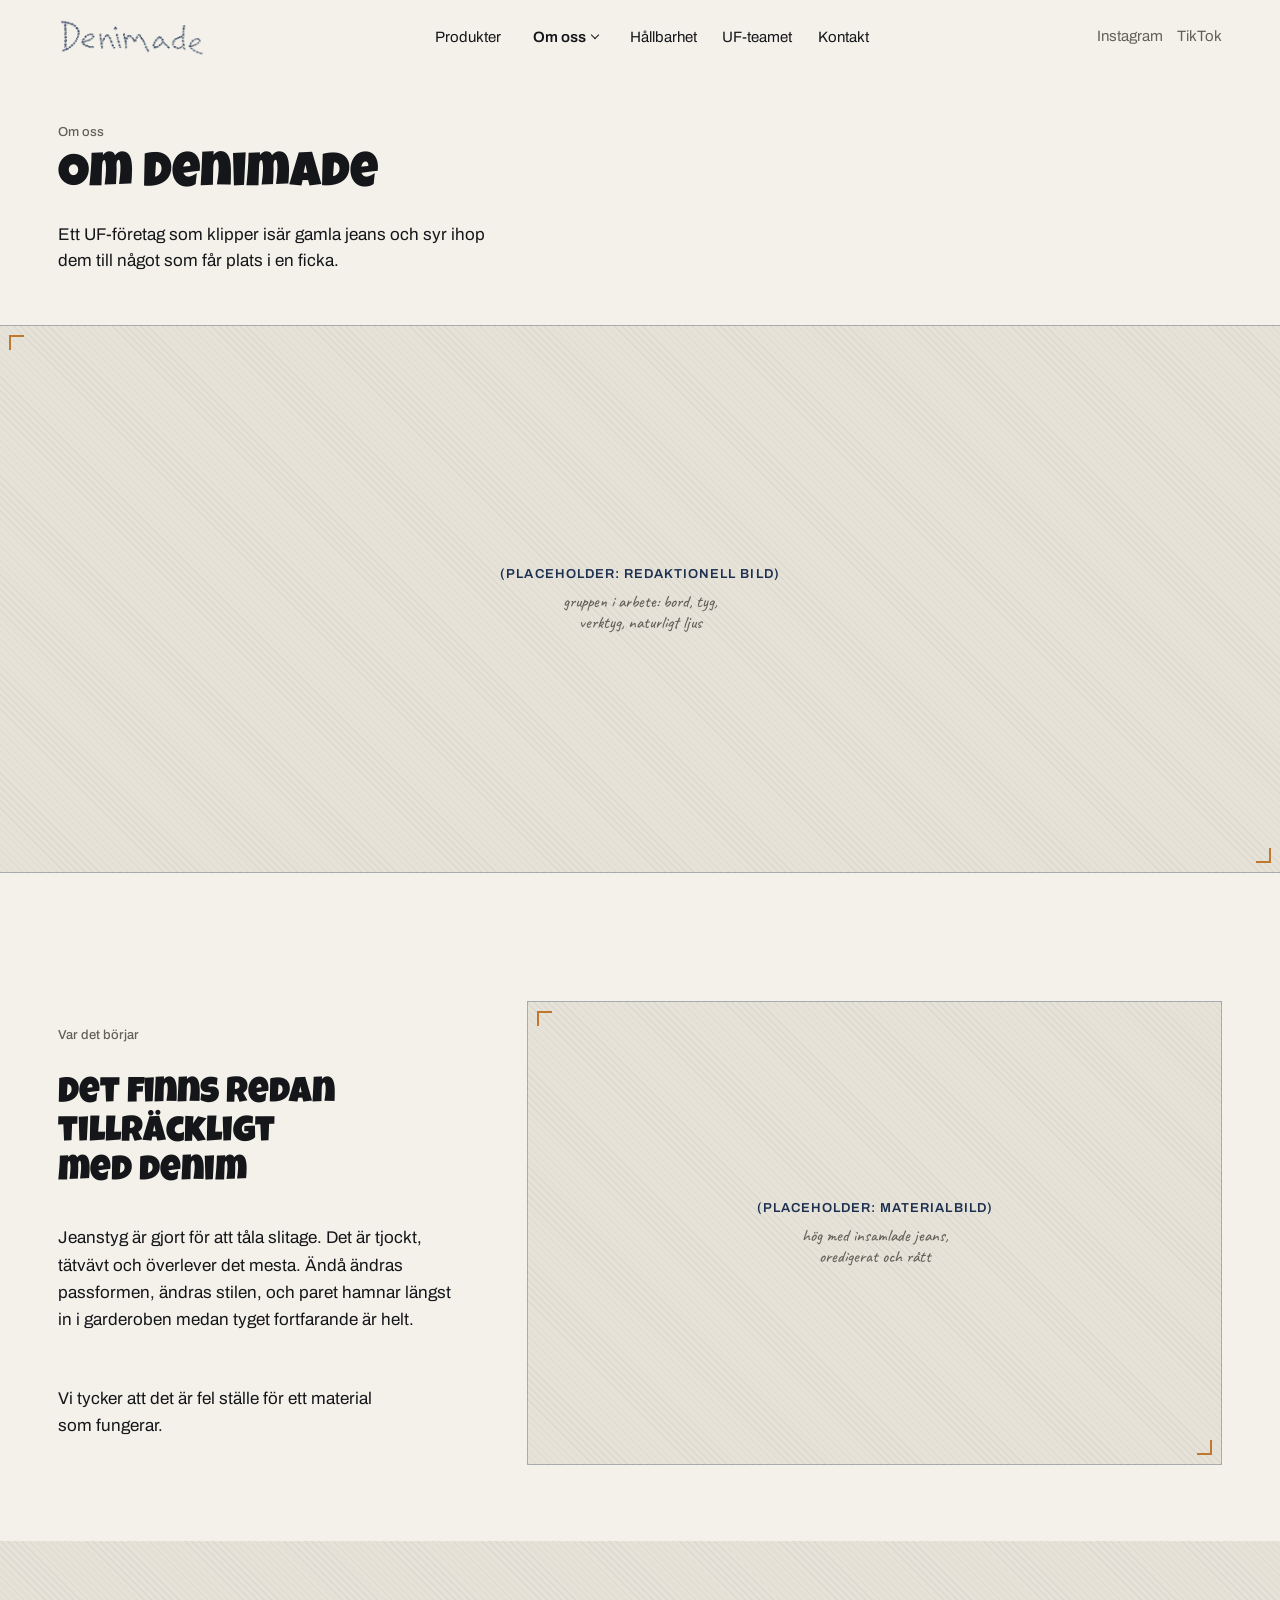
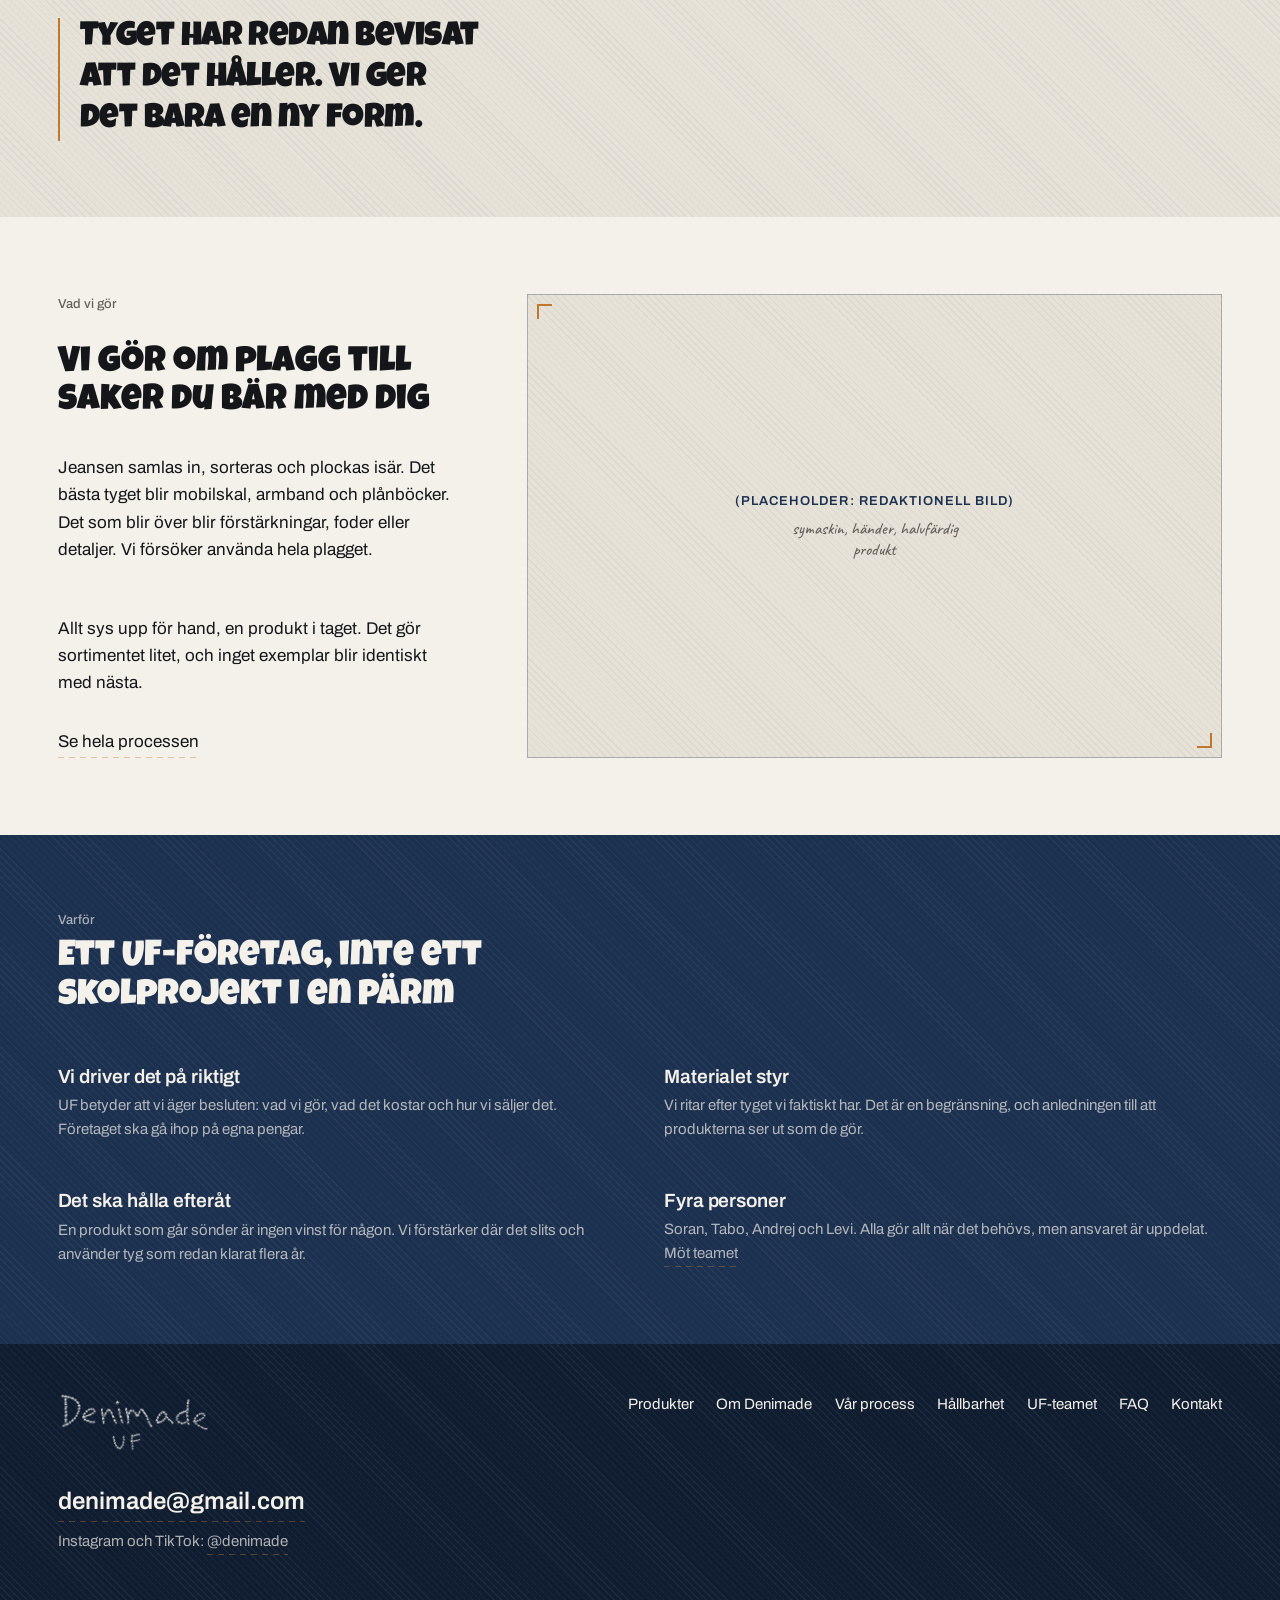
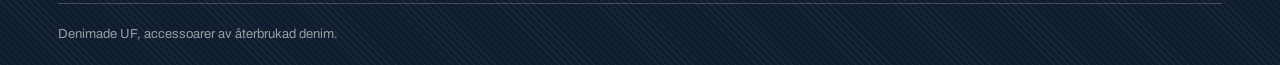
<file: om-denimade.html>
<!doctype html>
<html lang="sv">
<head>
<meta charset="utf-8">
<meta name="viewport" content="width=device-width, initial-scale=1">
<title>Om Denimade, Denimade UF</title>
<meta name="description" content="Denimade är ett UF-företag som gör accessoarer av begagnad denim. Om idén, arbetet och varför vi håller på med det.">
<meta name="theme-color" content="#1c3050">
<meta property="og:title" content="Om Denimade, Denimade UF">
<meta property="og:description" content="Denimade är ett UF-företag som gör accessoarer av begagnad denim. Om idén, arbetet och varför vi håller på med det.">
<meta property="og:type" content="website">
<meta property="og:locale" content="sv_SE">
<link rel="icon" href="assets/img/favicon.svg" type="image/svg+xml">
<link rel="preconnect" href="https://fonts.googleapis.com">
<link rel="preconnect" href="https://fonts.gstatic.com" crossorigin>
<link rel="stylesheet" href="https://fonts.googleapis.com/css2?family=Archivo:wght@400;500;600&family=Caveat:wght@500;600;700&family=Luckiest+Guy&display=swap">
<link rel="stylesheet" href="assets/css/denimade.css">
</head>
<body>

  <a class="skip" href="#main">Hoppa till innehållet</a>

  <header class="header" data-header>
    <div class="wrap header__inner">
      <a class="brand logo" href="index.html">
        <span class="logo__txt">Denimade UF, till startsidan</span>
      </a>

      <nav class="nav" aria-label="Huvudmeny">
        <ul class="nav__list">
          <li><a class="nav__link link" href="produkter.html">Produkter</a></li>
          <li class="nav__group" data-nav-group>
            <button type="button" class="nav__toggle is-current" data-nav-toggle aria-expanded="false" aria-controls="nav-om">
              Om oss <span class="nav__caret" aria-hidden="true"></span>
            </button>
            <ul class="nav__panel" id="nav-om" data-nav-panel>
              <li><a href="om-denimade.html" aria-current="page">Om Denimade</a></li>
              <li><a href="process.html">Vår process</a></li>
              <li><a href="faq.html">FAQ</a></li>
            </ul>
          </li>
          <li><a class="nav__link link" href="hallbarhet.html">Hållbarhet</a></li>
          <li><a class="nav__link link" href="teamet.html">UF-teamet</a></li>
          <li><a class="nav__link link" href="kontakt.html">Kontakt</a></li>
        </ul>
      </nav>

      <div class="header__social">
        <a class="link" href="https://www.instagram.com/denimade" rel="me noopener" target="_blank">Instagram</a>
        <a class="link" href="https://www.tiktok.com/@denimade" rel="me noopener" target="_blank">TikTok</a>
      </div>

      <button type="button" class="burger" data-menu-toggle aria-expanded="false"
              aria-controls="menu" aria-label="Öppna menyn">
        <span aria-hidden="true"></span>
        <span aria-hidden="true"></span>
        <span aria-hidden="true"></span>
      </button>
    </div>
  </header>

  <div class="menu" id="menu" data-menu aria-hidden="true">
    <nav aria-label="Meny">
      <ul class="menu__list">
            <li><a class="menu__link" href="produkter.html">Produkter</a></li>
            <li>
              <span class="menu__label">Om oss</span>
              <ul class="menu__sub">
                <li><a href="om-denimade.html" aria-current="page">Om Denimade</a></li>
                <li><a href="process.html">Vår process</a></li>
                <li><a href="faq.html">FAQ</a></li>
              </ul>
            </li>
            <li><a class="menu__link" href="hallbarhet.html">Hållbarhet</a></li>
            <li><a class="menu__link" href="teamet.html">UF-teamet</a></li>
            <li><a class="menu__link" href="kontakt.html">Kontakt</a></li>
      </ul>
    </nav>
    <div class="menu__foot">
      <p><a class="link" href="mailto:denimade@gmail.com">denimade@gmail.com</a></p>
      <p class="meta" style="color:rgba(244,241,234,.7)">Instagram och TikTok: @denimade</p>
    </div>
  </div>

  <main id="main">

    <section class="pagehead wrap">
      <div class="head">
        <p class="eyebrow">Om oss</p>
        <h1>Om Denimade</h1>
        <p class="lead">Ett UF-företag som klipper isär gamla jeans och syr ihop dem till något som får plats i en ficka.</p>
      </div>
    </section>

    <section class="band section--tight">
      <div class="ph ph--band" role="img" aria-label="Platshållare: redaktionell bild">
            <span class="ph__tag">(Placeholder: Redaktionell bild)</span>
            <span class="ph__note">gruppen i arbete: bord, tyg, verktyg, naturligt ljus</span>
          </div>
    </section>

    <section class="section wrap">
      <div class="split split--wide">
        <div class="stack-4">
          <p class="eyebrow">Var det börjar</p>
          <h2>Det finns redan tillräckligt med denim</h2>
          <p class="body">
            Jeanstyg är gjort för att tåla slitage. Det är tjockt, tätvävt och överlever
            det mesta. Ändå ändras passformen, ändras stilen, och paret hamnar längst in
            i garderoben medan tyget fortfarande är helt.
          </p>
          <p class="body">
            Vi tycker att det är fel ställe för ett material som fungerar.
          </p>
        </div>
        <div>
          <div class="ph ph--wide" role="img" aria-label="Platshållare: materialbild">
            <span class="ph__tag">(Placeholder: Materialbild)</span>
            <span class="ph__note">hög med insamlade jeans, oredigerat och rått</span>
          </div>
        </div>
      </div>
    </section>

    <section class="section section--bone">
      <div class="wrap">
        <p class="pull">Tyget har redan bevisat att det håller. Vi ger det bara en ny form.</p>
      </div>
    </section>

    <section class="section wrap">
      <div class="split split--flip split--wide">
        <div>
          <div class="ph ph--wide" role="img" aria-label="Platshållare: redaktionell bild">
            <span class="ph__tag">(Placeholder: Redaktionell bild)</span>
            <span class="ph__note">symaskin, händer, halvfärdig produkt</span>
          </div>
        </div>
        <div class="stack-4">
          <p class="eyebrow">Vad vi gör</p>
          <h2>Vi gör om plagg till saker du bär med dig</h2>
          <p class="body">
            Jeansen samlas in, sorteras och plockas isär. Det bästa tyget blir mobilskal,
            armband och plånböcker. Det som blir över blir förstärkningar, foder eller
            detaljer. Vi försöker använda hela plagget.
          </p>
          <p class="body">
            Allt sys upp för hand, en produkt i taget. Det gör sortimentet litet, och
            inget exemplar blir identiskt med nästa.
          </p>
          <p><a class="link" href="process.html">Se hela processen</a></p>
        </div>
      </div>
    </section>

    <section class="section section--indigo">
      <div class="wrap">
        <div class="head" style="max-width:34rem">
          <p class="eyebrow">Varför</p>
          <h2>Ett UF-företag, inte ett skolprojekt i en pärm</h2>
        </div>
        <div class="aside-notes">
          <div>
            <h3>Vi driver det på riktigt</h3>
            <p class="meta">
              UF betyder att vi äger besluten: vad vi gör, vad det kostar och hur vi
              säljer det. Företaget ska gå ihop på egna pengar.
            </p>
          </div>
          <div>
            <h3>Materialet styr</h3>
            <p class="meta">
              Vi ritar efter tyget vi faktiskt har. Det är en begränsning, och
              anledningen till att produkterna ser ut som de gör.
            </p>
          </div>
          <div>
            <h3>Det ska hålla efteråt</h3>
            <p class="meta">
              En produkt som går sönder är ingen vinst för någon. Vi förstärker där det
              slits och använder tyg som redan klarat flera år.
            </p>
          </div>
          <div>
            <h3>Fyra personer</h3>
            <p class="meta">
              Soran, Tabo, Andrej och Levi. Alla gör allt när det behövs, men ansvaret
              är uppdelat. <a class="link" href="teamet.html">Möt teamet</a>
            </p>
          </div>
        </div>
      </div>
    </section>

  </main>

  <footer class="footer">
    <div class="wrap">
      <div class="footer__inner">
        <div>
          <span class="footer__brand logo" role="img" aria-label="Denimade UF">
            <span class="logo__txt">Denimade UF</span>
          </span>
          <p><a class="footer__mail link" href="mailto:denimade@gmail.com">denimade@gmail.com</a></p>
          <p class="meta" style="margin-top:.5rem;color:rgba(244,241,234,.7)">
            Instagram och TikTok: <a class="link" href="https://www.instagram.com/denimade" rel="me noopener" target="_blank">@denimade</a>
          </p>
        </div>

        <nav class="footer__nav" aria-label="Sidfot">
        <a class="link" href="produkter.html">Produkter</a>
        <a class="link" href="om-denimade.html">Om Denimade</a>
        <a class="link" href="process.html">Vår process</a>
        <a class="link" href="hallbarhet.html">Hållbarhet</a>
        <a class="link" href="teamet.html">UF-teamet</a>
        <a class="link" href="faq.html">FAQ</a>
        <a class="link" href="kontakt.html">Kontakt</a>
        </nav>
      </div>

      <p class="colophon">
        <span>Denimade UF, accessoarer av återbrukad denim.</span>
      </p>
    </div>
  </footer>

<script src="assets/js/denimade.js" defer></script>
</body>
</html>
</file>
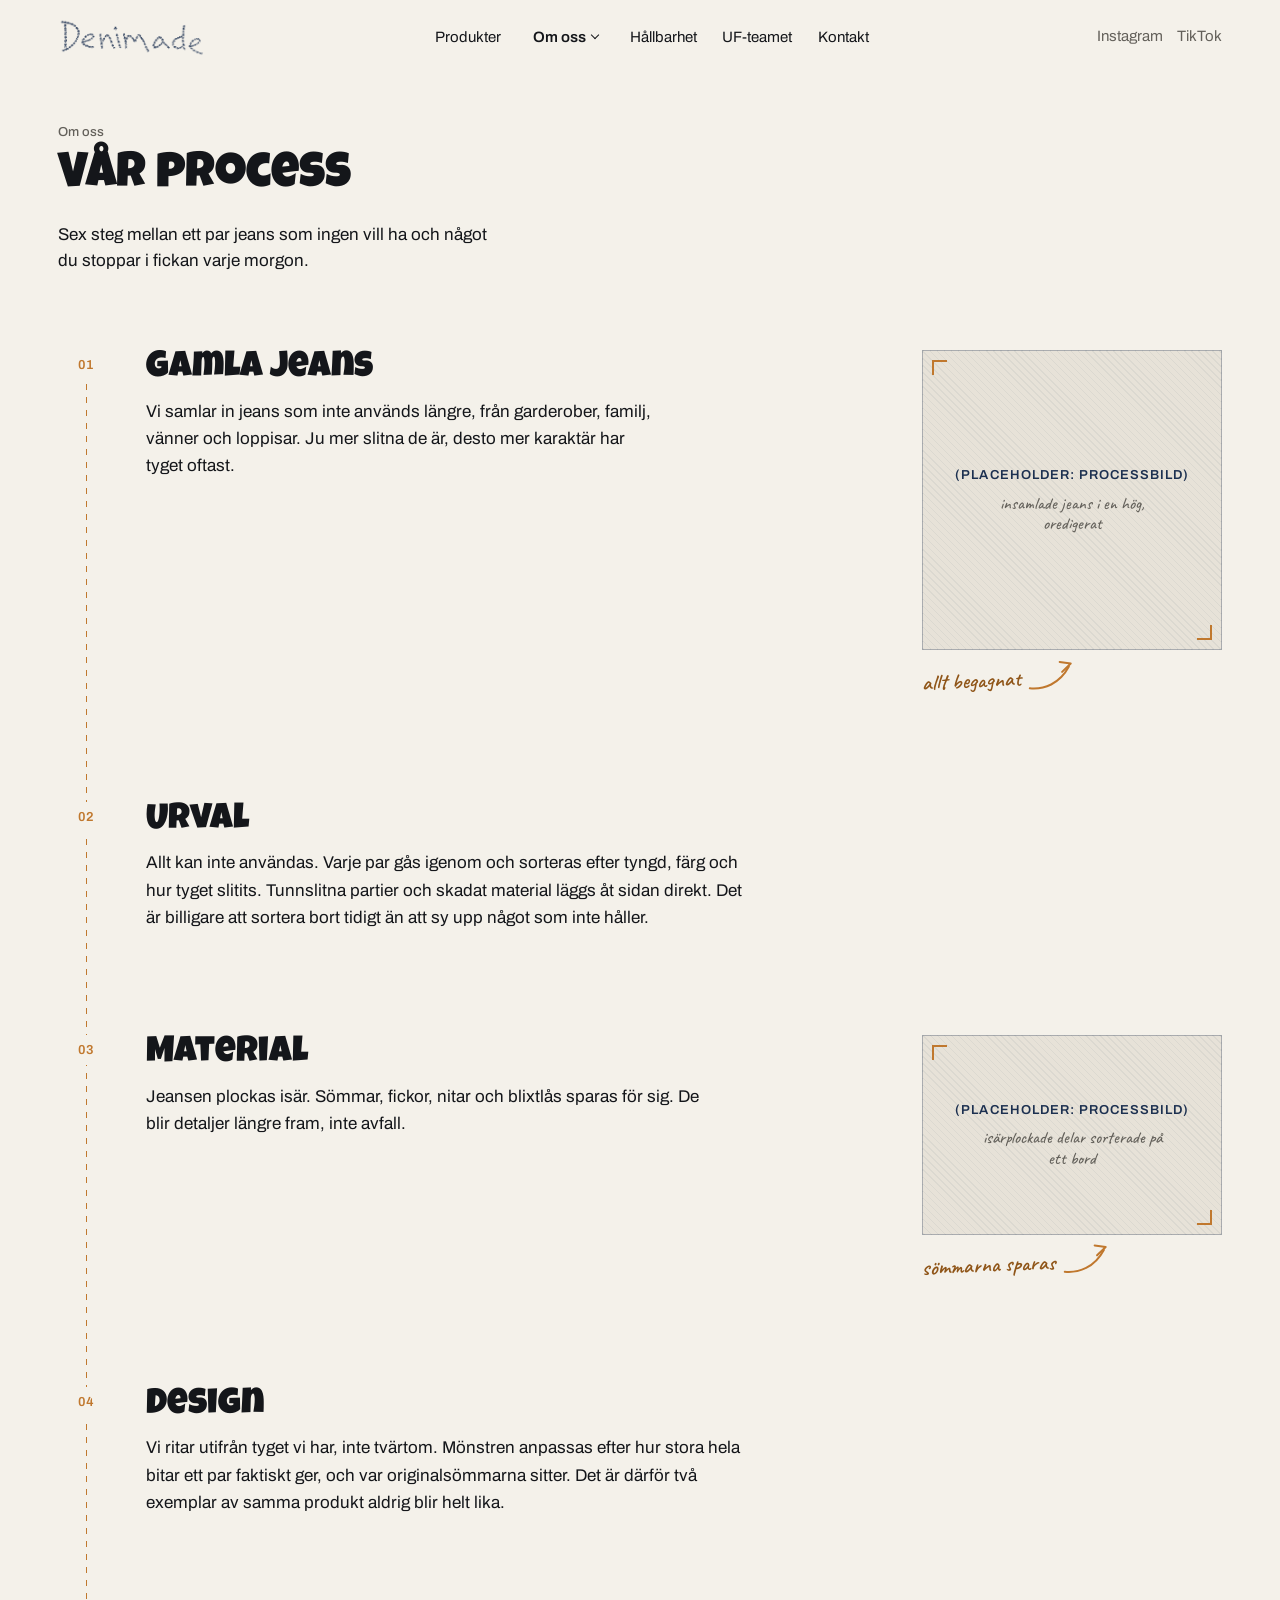
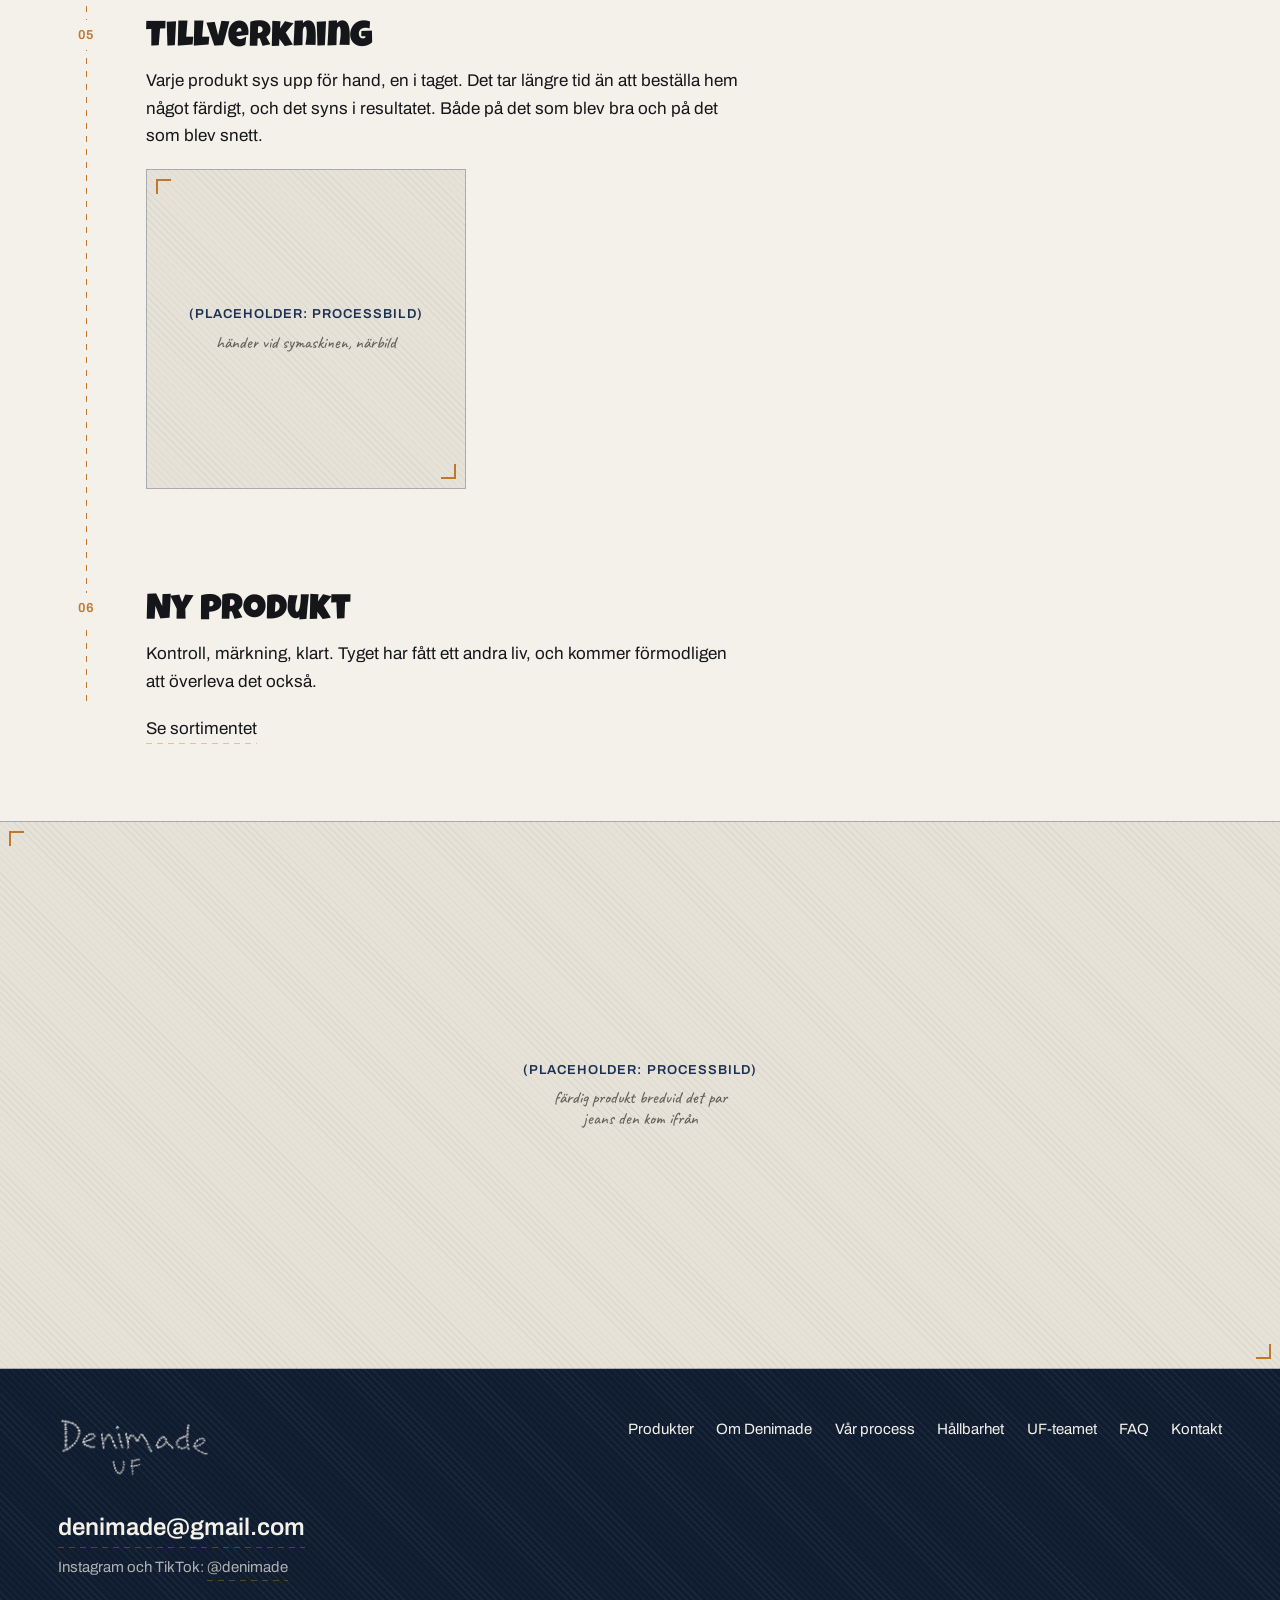
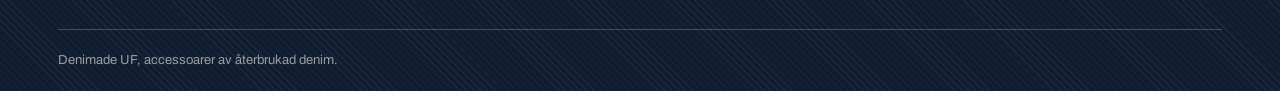
<file: process.html>
<!doctype html>
<html lang="sv">
<head>
<meta charset="utf-8">
<meta name="viewport" content="width=device-width, initial-scale=1">
<title>Vår process, Denimade UF</title>
<meta name="description" content="Från insamlade jeans till färdig produkt: urval, isärplockning, design, sömnad och kontroll.">
<meta name="theme-color" content="#1c3050">
<meta property="og:title" content="Vår process, Denimade UF">
<meta property="og:description" content="Från insamlade jeans till färdig produkt: urval, isärplockning, design, sömnad och kontroll.">
<meta property="og:type" content="website">
<meta property="og:locale" content="sv_SE">
<link rel="icon" href="assets/img/favicon.svg" type="image/svg+xml">
<link rel="preconnect" href="https://fonts.googleapis.com">
<link rel="preconnect" href="https://fonts.gstatic.com" crossorigin>
<link rel="stylesheet" href="https://fonts.googleapis.com/css2?family=Archivo:wght@400;500;600&family=Caveat:wght@500;600;700&family=Luckiest+Guy&display=swap">
<link rel="stylesheet" href="assets/css/denimade.css">
</head>
<body>

  <a class="skip" href="#main">Hoppa till innehållet</a>

  <header class="header" data-header>
    <div class="wrap header__inner">
      <a class="brand logo" href="index.html">
        <span class="logo__txt">Denimade UF, till startsidan</span>
      </a>

      <nav class="nav" aria-label="Huvudmeny">
        <ul class="nav__list">
          <li><a class="nav__link link" href="produkter.html">Produkter</a></li>
          <li class="nav__group" data-nav-group>
            <button type="button" class="nav__toggle is-current" data-nav-toggle aria-expanded="false" aria-controls="nav-om">
              Om oss <span class="nav__caret" aria-hidden="true"></span>
            </button>
            <ul class="nav__panel" id="nav-om" data-nav-panel>
              <li><a href="om-denimade.html">Om Denimade</a></li>
              <li><a href="process.html" aria-current="page">Vår process</a></li>
              <li><a href="faq.html">FAQ</a></li>
            </ul>
          </li>
          <li><a class="nav__link link" href="hallbarhet.html">Hållbarhet</a></li>
          <li><a class="nav__link link" href="teamet.html">UF-teamet</a></li>
          <li><a class="nav__link link" href="kontakt.html">Kontakt</a></li>
        </ul>
      </nav>

      <div class="header__social">
        <a class="link" href="https://www.instagram.com/denimade" rel="me noopener" target="_blank">Instagram</a>
        <a class="link" href="https://www.tiktok.com/@denimade" rel="me noopener" target="_blank">TikTok</a>
      </div>

      <button type="button" class="burger" data-menu-toggle aria-expanded="false"
              aria-controls="menu" aria-label="Öppna menyn">
        <span aria-hidden="true"></span>
        <span aria-hidden="true"></span>
        <span aria-hidden="true"></span>
      </button>
    </div>
  </header>

  <div class="menu" id="menu" data-menu aria-hidden="true">
    <nav aria-label="Meny">
      <ul class="menu__list">
            <li><a class="menu__link" href="produkter.html">Produkter</a></li>
            <li>
              <span class="menu__label">Om oss</span>
              <ul class="menu__sub">
                <li><a href="om-denimade.html">Om Denimade</a></li>
                <li><a href="process.html" aria-current="page">Vår process</a></li>
                <li><a href="faq.html">FAQ</a></li>
              </ul>
            </li>
            <li><a class="menu__link" href="hallbarhet.html">Hållbarhet</a></li>
            <li><a class="menu__link" href="teamet.html">UF-teamet</a></li>
            <li><a class="menu__link" href="kontakt.html">Kontakt</a></li>
      </ul>
    </nav>
    <div class="menu__foot">
      <p><a class="link" href="mailto:denimade@gmail.com">denimade@gmail.com</a></p>
      <p class="meta" style="color:rgba(244,241,234,.7)">Instagram och TikTok: @denimade</p>
    </div>
  </div>

  <main id="main">

    <section class="pagehead wrap">
      <div class="head">
        <p class="eyebrow">Om oss</p>
        <h1>Vår process</h1>
        <p class="lead">Sex steg mellan ett par jeans som ingen vill ha och något du stoppar i fickan varje morgon.</p>
      </div>
    </section>

    <section class="section wrap">
      <ol class="steps">

        <li class="step step--split">
          <span class="step__no" aria-hidden="true">01</span>
          <div>
            <h2 class="step__title">Gamla jeans</h2>
            <p class="body">
              Vi samlar in jeans som inte används längre, från garderober, familj,
              vänner och loppisar. Ju mer slitna de är, desto mer karaktär har tyget
              oftast.
            </p>
          </div>
          <div class="step__fig">
            <div class="ph ph--square" role="img" aria-label="Platshållare: processbild">
            <span class="ph__tag">(Placeholder: Processbild)</span>
            <span class="ph__note">insamlade jeans i en hög, oredigerat</span>
          </div>
            <p class="note note--up">allt begagnat<svg class="note__arrow" viewBox="0 0 50 34" aria-hidden="true"><path d="M3 5 C 17 3, 33 8, 43 25"/><path d="M36 20 L 45 28 L 34 30"/></svg></p>
          </div>
        </li>

        <li class="step">
          <span class="step__no" aria-hidden="true">02</span>
          <div>
            <h2 class="step__title">Urval</h2>
            <p class="body">
              Allt kan inte användas. Varje par gås igenom och sorteras efter tyngd,
              färg och hur tyget slitits. Tunnslitna partier och skadat material läggs
              åt sidan direkt. Det är billigare att sortera bort tidigt än att sy upp
              något som inte håller.
            </p>
          </div>
        </li>

        <li class="step step--split">
          <span class="step__no" aria-hidden="true">03</span>
          <div>
            <h2 class="step__title">Material</h2>
            <p class="body">
              Jeansen plockas isär. Sömmar, fickor, nitar och blixtlås sparas för sig.
              De blir detaljer längre fram, inte avfall.
            </p>
          </div>
          <div class="step__fig">
            <div class="ph ph--wide" role="img" aria-label="Platshållare: processbild">
            <span class="ph__tag">(Placeholder: Processbild)</span>
            <span class="ph__note">isärplockade delar sorterade på ett bord</span>
          </div>
            <p class="note note--up">sömmarna sparas<svg class="note__arrow" viewBox="0 0 50 34" aria-hidden="true"><path d="M3 5 C 17 3, 33 8, 43 25"/><path d="M36 20 L 45 28 L 34 30"/></svg></p>
          </div>
        </li>

        <li class="step">
          <span class="step__no" aria-hidden="true">04</span>
          <div>
            <h2 class="step__title">Design</h2>
            <p class="body">
              Vi ritar utifrån tyget vi har, inte tvärtom. Mönstren anpassas efter hur
              stora hela bitar ett par faktiskt ger, och var originalsömmarna sitter.
              Det är därför två exemplar av samma produkt aldrig blir helt lika.
            </p>
          </div>
        </li>

        <li class="step">
          <span class="step__no" aria-hidden="true">05</span>
          <div>
            <h2 class="step__title">Tillverkning</h2>
            <p class="body">
              Varje produkt sys upp för hand, en i taget. Det tar längre tid än att
              beställa hem något färdigt, och det syns i resultatet. Både på det som
              blev bra och på det som blev snett.
            </p>
            <div class="step__fig step__fig--narrow">
              <div class="ph ph--square" role="img" aria-label="Platshållare: processbild">
            <span class="ph__tag">(Placeholder: Processbild)</span>
            <span class="ph__note">händer vid symaskinen, närbild</span>
          </div>
            </div>
          </div>
        </li>

        <li class="step">
          <span class="step__no" aria-hidden="true">06</span>
          <div>
            <h2 class="step__title">Ny produkt</h2>
            <p class="body">
              Kontroll, märkning, klart. Tyget har fått ett andra liv, och kommer
              förmodligen att överleva det också.
            </p>
            <p style="margin-top:var(--s-3)"><a class="link" href="produkter.html">Se sortimentet</a></p>
          </div>
        </li>

      </ol>
    </section>

    <section class="band">
      <div class="ph ph--band" role="img" aria-label="Platshållare: processbild">
            <span class="ph__tag">(Placeholder: Processbild)</span>
            <span class="ph__note">färdig produkt bredvid det par jeans den kom ifrån</span>
          </div>
    </section>

  </main>

  <footer class="footer">
    <div class="wrap">
      <div class="footer__inner">
        <div>
          <span class="footer__brand logo" role="img" aria-label="Denimade UF">
            <span class="logo__txt">Denimade UF</span>
          </span>
          <p><a class="footer__mail link" href="mailto:denimade@gmail.com">denimade@gmail.com</a></p>
          <p class="meta" style="margin-top:.5rem;color:rgba(244,241,234,.7)">
            Instagram och TikTok: <a class="link" href="https://www.instagram.com/denimade" rel="me noopener" target="_blank">@denimade</a>
          </p>
        </div>

        <nav class="footer__nav" aria-label="Sidfot">
        <a class="link" href="produkter.html">Produkter</a>
        <a class="link" href="om-denimade.html">Om Denimade</a>
        <a class="link" href="process.html">Vår process</a>
        <a class="link" href="hallbarhet.html">Hållbarhet</a>
        <a class="link" href="teamet.html">UF-teamet</a>
        <a class="link" href="faq.html">FAQ</a>
        <a class="link" href="kontakt.html">Kontakt</a>
        </nav>
      </div>

      <p class="colophon">
        <span>Denimade UF, accessoarer av återbrukad denim.</span>
      </p>
    </div>
  </footer>

<script src="assets/js/denimade.js" defer></script>
</body>
</html>
</file>
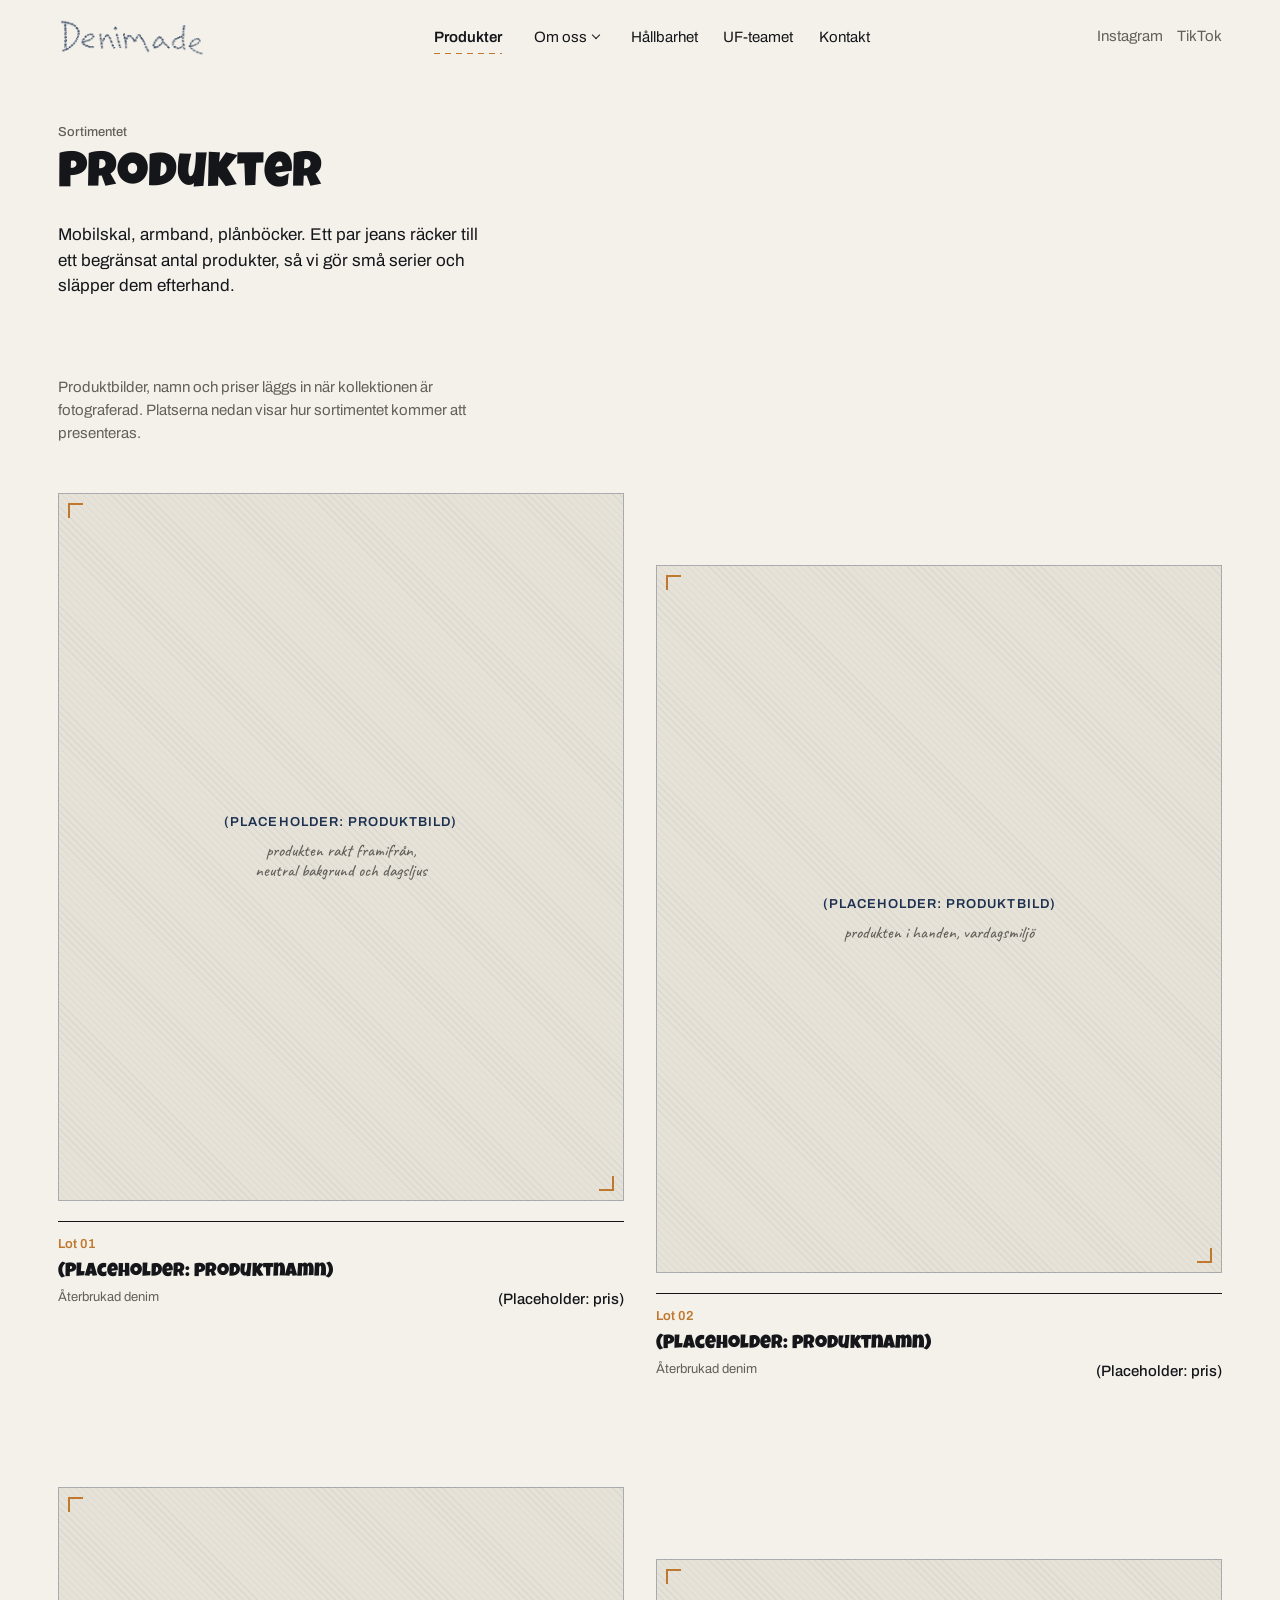
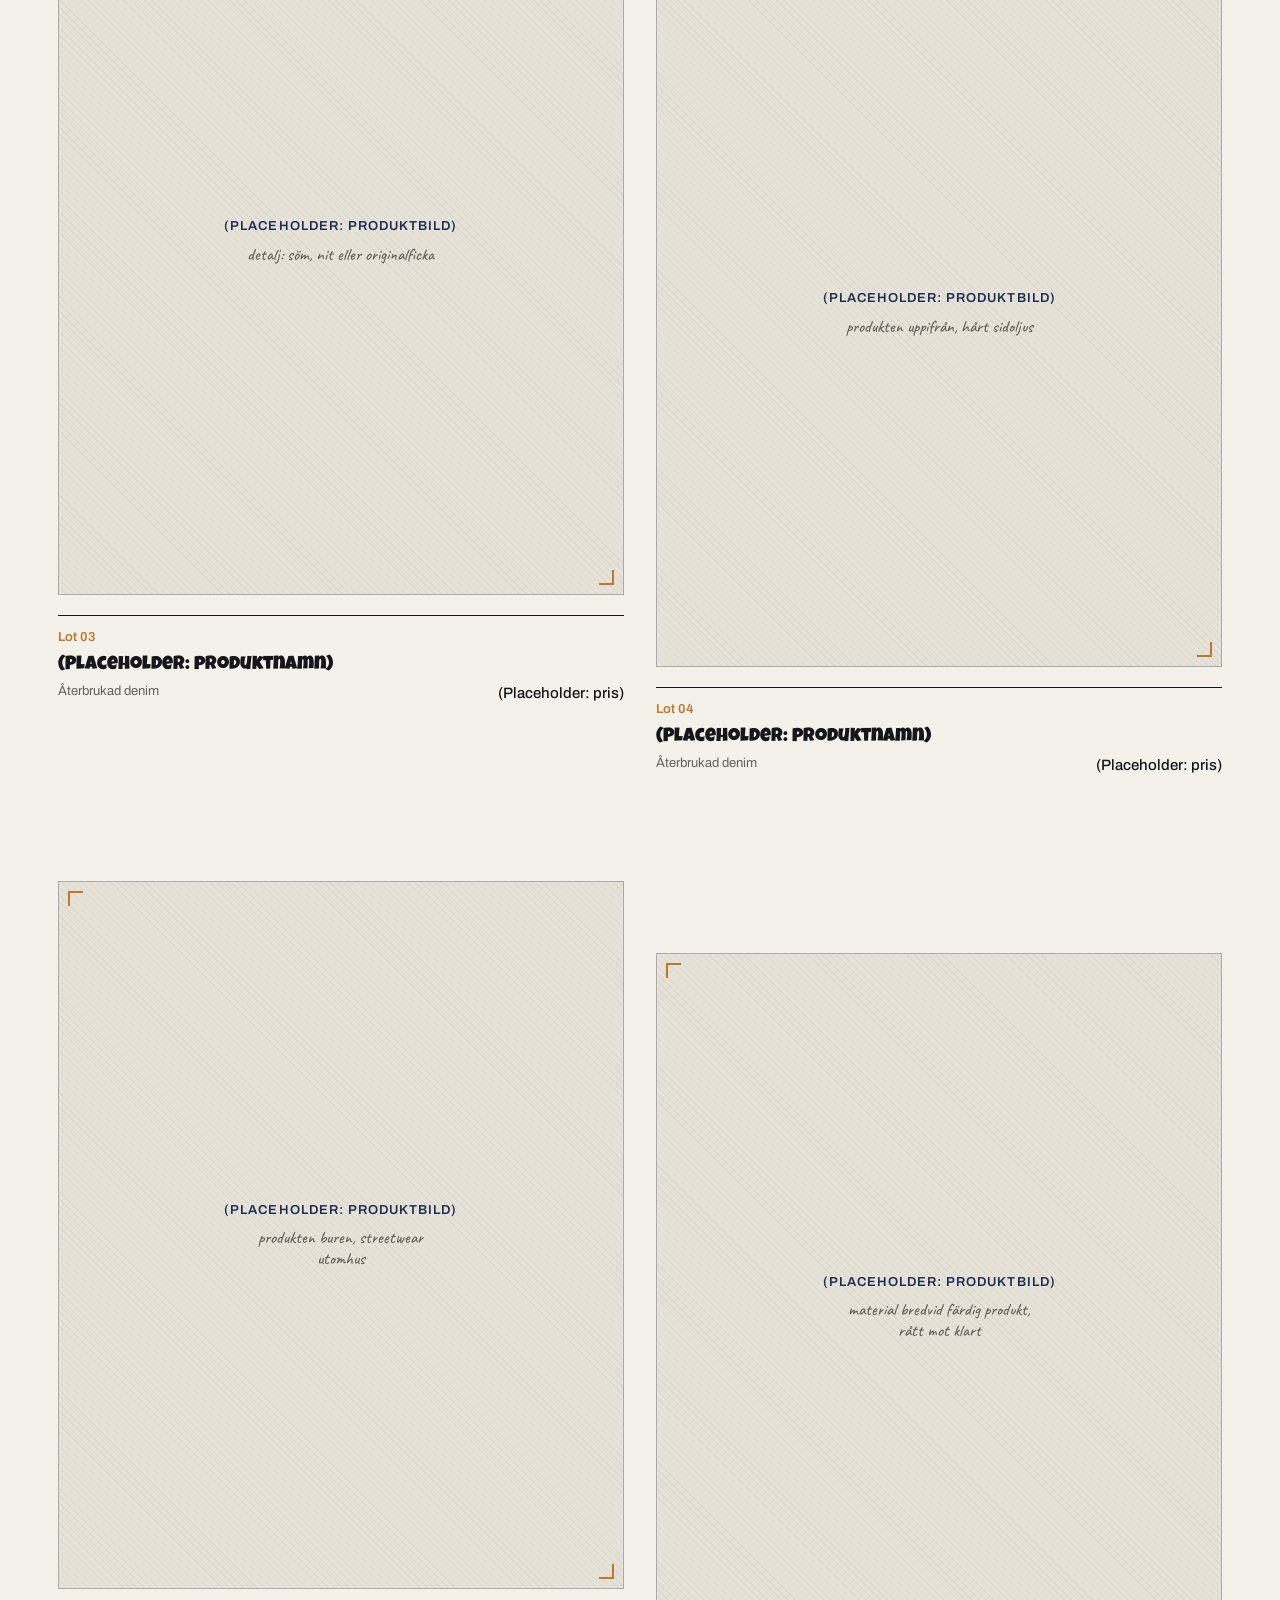
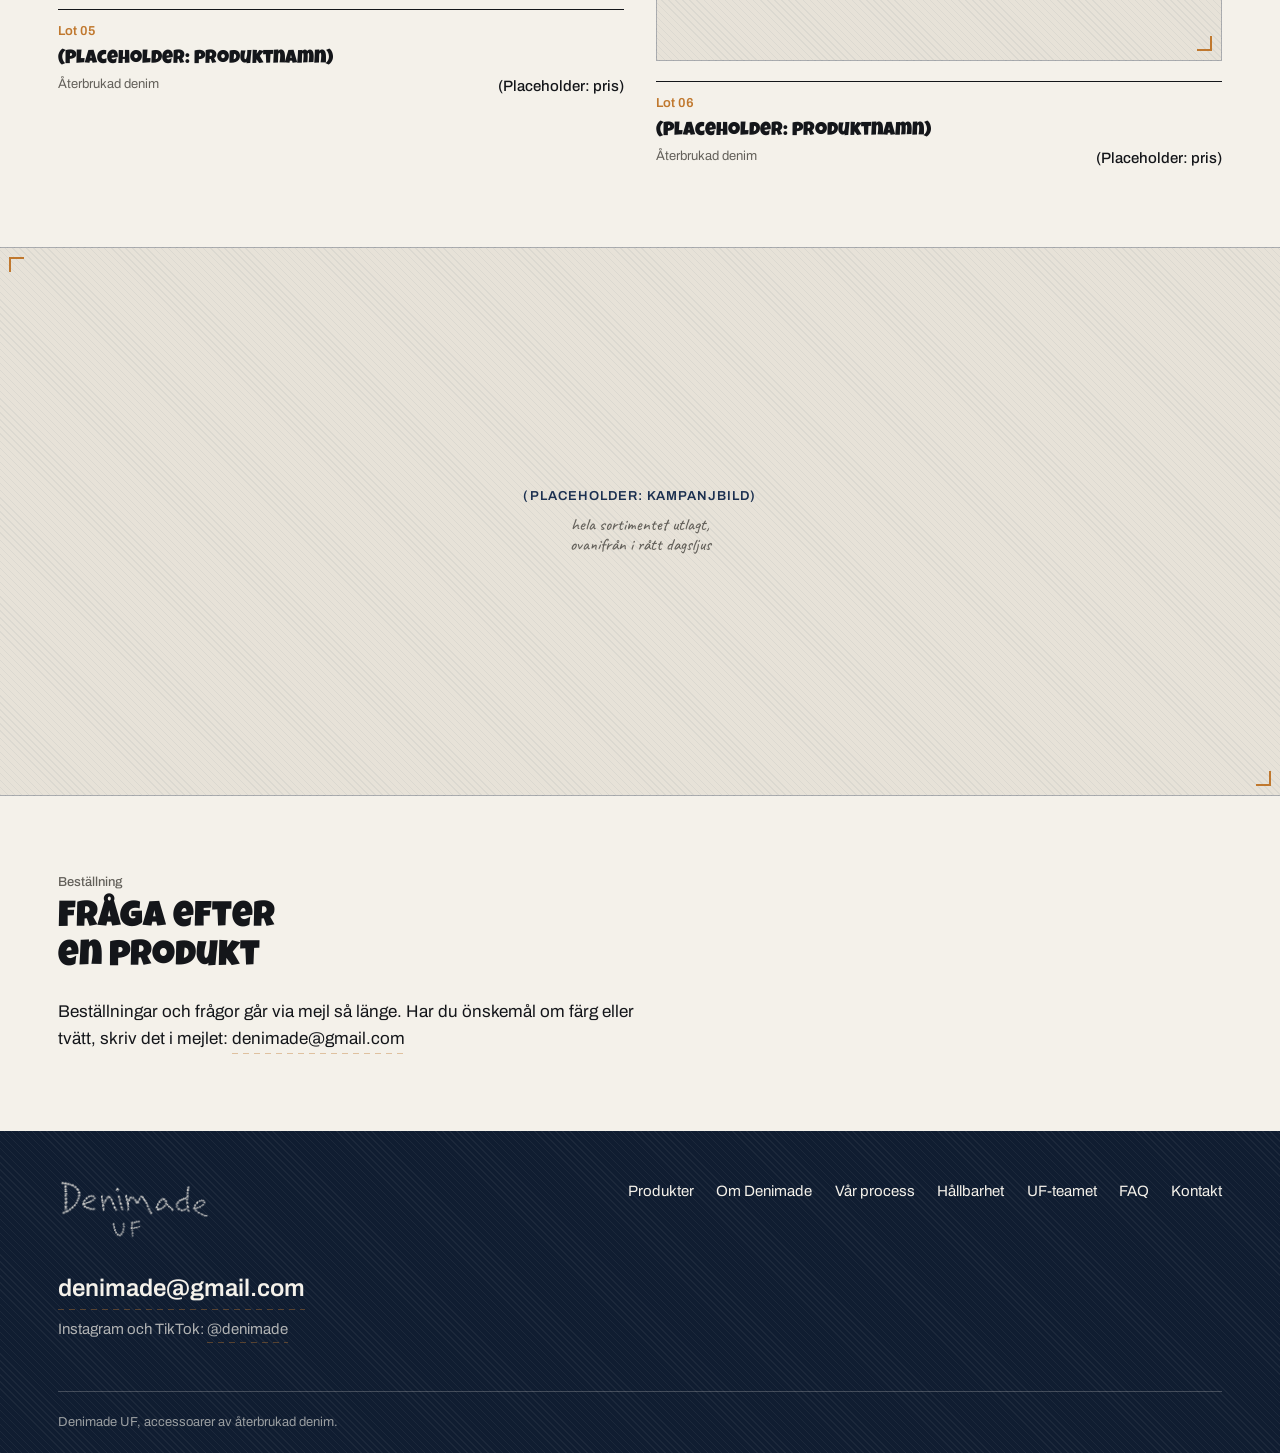
<file: produkter.html>
<!doctype html>
<html lang="sv">
<head>
<meta charset="utf-8">
<meta name="viewport" content="width=device-width, initial-scale=1">
<title>Produkter, Denimade UF</title>
<meta name="description" content="Mobilskal, armband och plånböcker av återbrukad denim. Sortimentet görs i små serier eftersom tyget tar slut.">
<meta name="theme-color" content="#1c3050">
<meta property="og:title" content="Produkter, Denimade UF">
<meta property="og:description" content="Mobilskal, armband och plånböcker av återbrukad denim. Sortimentet görs i små serier eftersom tyget tar slut.">
<meta property="og:type" content="website">
<meta property="og:locale" content="sv_SE">
<link rel="icon" href="assets/img/favicon.svg" type="image/svg+xml">
<link rel="preconnect" href="https://fonts.googleapis.com">
<link rel="preconnect" href="https://fonts.gstatic.com" crossorigin>
<link rel="stylesheet" href="https://fonts.googleapis.com/css2?family=Archivo:wght@400;500;600&family=Caveat:wght@500;600;700&family=Luckiest+Guy&display=swap">
<link rel="stylesheet" href="assets/css/denimade.css">
</head>
<body>

  <a class="skip" href="#main">Hoppa till innehållet</a>

  <header class="header" data-header>
    <div class="wrap header__inner">
      <a class="brand logo" href="index.html">
        <span class="logo__txt">Denimade UF, till startsidan</span>
      </a>

      <nav class="nav" aria-label="Huvudmeny">
        <ul class="nav__list">
          <li><a class="nav__link link" href="produkter.html" aria-current="page">Produkter</a></li>
          <li class="nav__group" data-nav-group>
            <button type="button" class="nav__toggle" data-nav-toggle aria-expanded="false" aria-controls="nav-om">
              Om oss <span class="nav__caret" aria-hidden="true"></span>
            </button>
            <ul class="nav__panel" id="nav-om" data-nav-panel>
              <li><a href="om-denimade.html">Om Denimade</a></li>
              <li><a href="process.html">Vår process</a></li>
              <li><a href="faq.html">FAQ</a></li>
            </ul>
          </li>
          <li><a class="nav__link link" href="hallbarhet.html">Hållbarhet</a></li>
          <li><a class="nav__link link" href="teamet.html">UF-teamet</a></li>
          <li><a class="nav__link link" href="kontakt.html">Kontakt</a></li>
        </ul>
      </nav>

      <div class="header__social">
        <a class="link" href="https://www.instagram.com/denimade" rel="me noopener" target="_blank">Instagram</a>
        <a class="link" href="https://www.tiktok.com/@denimade" rel="me noopener" target="_blank">TikTok</a>
      </div>

      <button type="button" class="burger" data-menu-toggle aria-expanded="false"
              aria-controls="menu" aria-label="Öppna menyn">
        <span aria-hidden="true"></span>
        <span aria-hidden="true"></span>
        <span aria-hidden="true"></span>
      </button>
    </div>
  </header>

  <div class="menu" id="menu" data-menu aria-hidden="true">
    <nav aria-label="Meny">
      <ul class="menu__list">
            <li><a class="menu__link" href="produkter.html" aria-current="page">Produkter</a></li>
            <li>
              <span class="menu__label">Om oss</span>
              <ul class="menu__sub">
                <li><a href="om-denimade.html">Om Denimade</a></li>
                <li><a href="process.html">Vår process</a></li>
                <li><a href="faq.html">FAQ</a></li>
              </ul>
            </li>
            <li><a class="menu__link" href="hallbarhet.html">Hållbarhet</a></li>
            <li><a class="menu__link" href="teamet.html">UF-teamet</a></li>
            <li><a class="menu__link" href="kontakt.html">Kontakt</a></li>
      </ul>
    </nav>
    <div class="menu__foot">
      <p><a class="link" href="mailto:denimade@gmail.com">denimade@gmail.com</a></p>
      <p class="meta" style="color:rgba(244,241,234,.7)">Instagram och TikTok: @denimade</p>
    </div>
  </div>

  <main id="main">

    <section class="pagehead wrap">
      <div class="head">
        <p class="eyebrow">Sortimentet</p>
        <h1>Produkter</h1>
        <p class="lead">Mobilskal, armband, plånböcker. Ett par jeans räcker till ett begränsat antal produkter, så vi gör små serier och släpper dem efterhand.</p>
      </div>
    </section>

    <section class="section wrap">
      <p class="meta" style="max-width:50ch;margin-bottom:var(--s-5)">
        Produktbilder, namn och priser läggs in när kollektionen är fotograferad.
        Platserna nedan visar hur sortimentet kommer att presenteras.
      </p>

      <div class="products">
        <article class="product ">
          <div class="ph" role="img" aria-label="Platshållare för produktbild, lot 01">
            <span class="ph__tag">(Placeholder: Produktbild)</span>
            <span class="ph__note">produkten rakt framifrån, neutral bakgrund och dagsljus</span>
          </div>
          <div class="product__meta">
            <span class="lot product__lot">Lot 01</span>
            <h2 class="product__name">(Placeholder: produktnamn)</h2>
            <p class="product__price">(Placeholder: pris)</p>
            <p class="product__material">Återbrukad denim</p>
          </div>
        </article>
        <article class="product ">
          <div class="ph" role="img" aria-label="Platshållare för produktbild, lot 02">
            <span class="ph__tag">(Placeholder: Produktbild)</span>
            <span class="ph__note">produkten i handen, vardagsmiljö</span>
          </div>
          <div class="product__meta">
            <span class="lot product__lot">Lot 02</span>
            <h2 class="product__name">(Placeholder: produktnamn)</h2>
            <p class="product__price">(Placeholder: pris)</p>
            <p class="product__material">Återbrukad denim</p>
          </div>
        </article>
        <article class="product ">
          <div class="ph" role="img" aria-label="Platshållare för produktbild, lot 03">
            <span class="ph__tag">(Placeholder: Produktbild)</span>
            <span class="ph__note">detalj: söm, nit eller originalficka</span>
          </div>
          <div class="product__meta">
            <span class="lot product__lot">Lot 03</span>
            <h2 class="product__name">(Placeholder: produktnamn)</h2>
            <p class="product__price">(Placeholder: pris)</p>
            <p class="product__material">Återbrukad denim</p>
          </div>
        </article>
        <article class="product ">
          <div class="ph" role="img" aria-label="Platshållare för produktbild, lot 04">
            <span class="ph__tag">(Placeholder: Produktbild)</span>
            <span class="ph__note">produkten uppifrån, hårt sidoljus</span>
          </div>
          <div class="product__meta">
            <span class="lot product__lot">Lot 04</span>
            <h2 class="product__name">(Placeholder: produktnamn)</h2>
            <p class="product__price">(Placeholder: pris)</p>
            <p class="product__material">Återbrukad denim</p>
          </div>
        </article>
        <article class="product ">
          <div class="ph" role="img" aria-label="Platshållare för produktbild, lot 05">
            <span class="ph__tag">(Placeholder: Produktbild)</span>
            <span class="ph__note">produkten buren, streetwear utomhus</span>
          </div>
          <div class="product__meta">
            <span class="lot product__lot">Lot 05</span>
            <h2 class="product__name">(Placeholder: produktnamn)</h2>
            <p class="product__price">(Placeholder: pris)</p>
            <p class="product__material">Återbrukad denim</p>
          </div>
        </article>
        <article class="product ">
          <div class="ph" role="img" aria-label="Platshållare för produktbild, lot 06">
            <span class="ph__tag">(Placeholder: Produktbild)</span>
            <span class="ph__note">material bredvid färdig produkt, rått mot klart</span>
          </div>
          <div class="product__meta">
            <span class="lot product__lot">Lot 06</span>
            <h2 class="product__name">(Placeholder: produktnamn)</h2>
            <p class="product__price">(Placeholder: pris)</p>
            <p class="product__material">Återbrukad denim</p>
          </div>
        </article>
      </div>
    </section>

    <section class="band">
      <div class="ph ph--band" role="img" aria-label="Platshållare: kampanjbild">
            <span class="ph__tag">(Placeholder: Kampanjbild)</span>
            <span class="ph__note">hela sortimentet utlagt, ovanifrån i rått dagsljus</span>
          </div>
    </section>

    <section class="section wrap">
      <p class="eyebrow" style="margin-bottom:.6rem">Beställning</p>
      <h2 style="max-width:18ch">Fråga efter en produkt</h2>
      <p class="body" style="margin-top:var(--s-3)">
        Beställningar och frågor går via mejl så länge. Har du önskemål om färg eller
        tvätt, skriv det i mejlet:
        <a class="link" href="mailto:denimade@gmail.com">denimade@gmail.com</a>
      </p>
    </section>

  </main>

  <footer class="footer">
    <div class="wrap">
      <div class="footer__inner">
        <div>
          <span class="footer__brand logo" role="img" aria-label="Denimade UF">
            <span class="logo__txt">Denimade UF</span>
          </span>
          <p><a class="footer__mail link" href="mailto:denimade@gmail.com">denimade@gmail.com</a></p>
          <p class="meta" style="margin-top:.5rem;color:rgba(244,241,234,.7)">
            Instagram och TikTok: <a class="link" href="https://www.instagram.com/denimade" rel="me noopener" target="_blank">@denimade</a>
          </p>
        </div>

        <nav class="footer__nav" aria-label="Sidfot">
        <a class="link" href="produkter.html">Produkter</a>
        <a class="link" href="om-denimade.html">Om Denimade</a>
        <a class="link" href="process.html">Vår process</a>
        <a class="link" href="hallbarhet.html">Hållbarhet</a>
        <a class="link" href="teamet.html">UF-teamet</a>
        <a class="link" href="faq.html">FAQ</a>
        <a class="link" href="kontakt.html">Kontakt</a>
        </nav>
      </div>

      <p class="colophon">
        <span>Denimade UF, accessoarer av återbrukad denim.</span>
      </p>
    </div>
  </footer>

<script src="assets/js/denimade.js" defer></script>
</body>
</html>
</file>
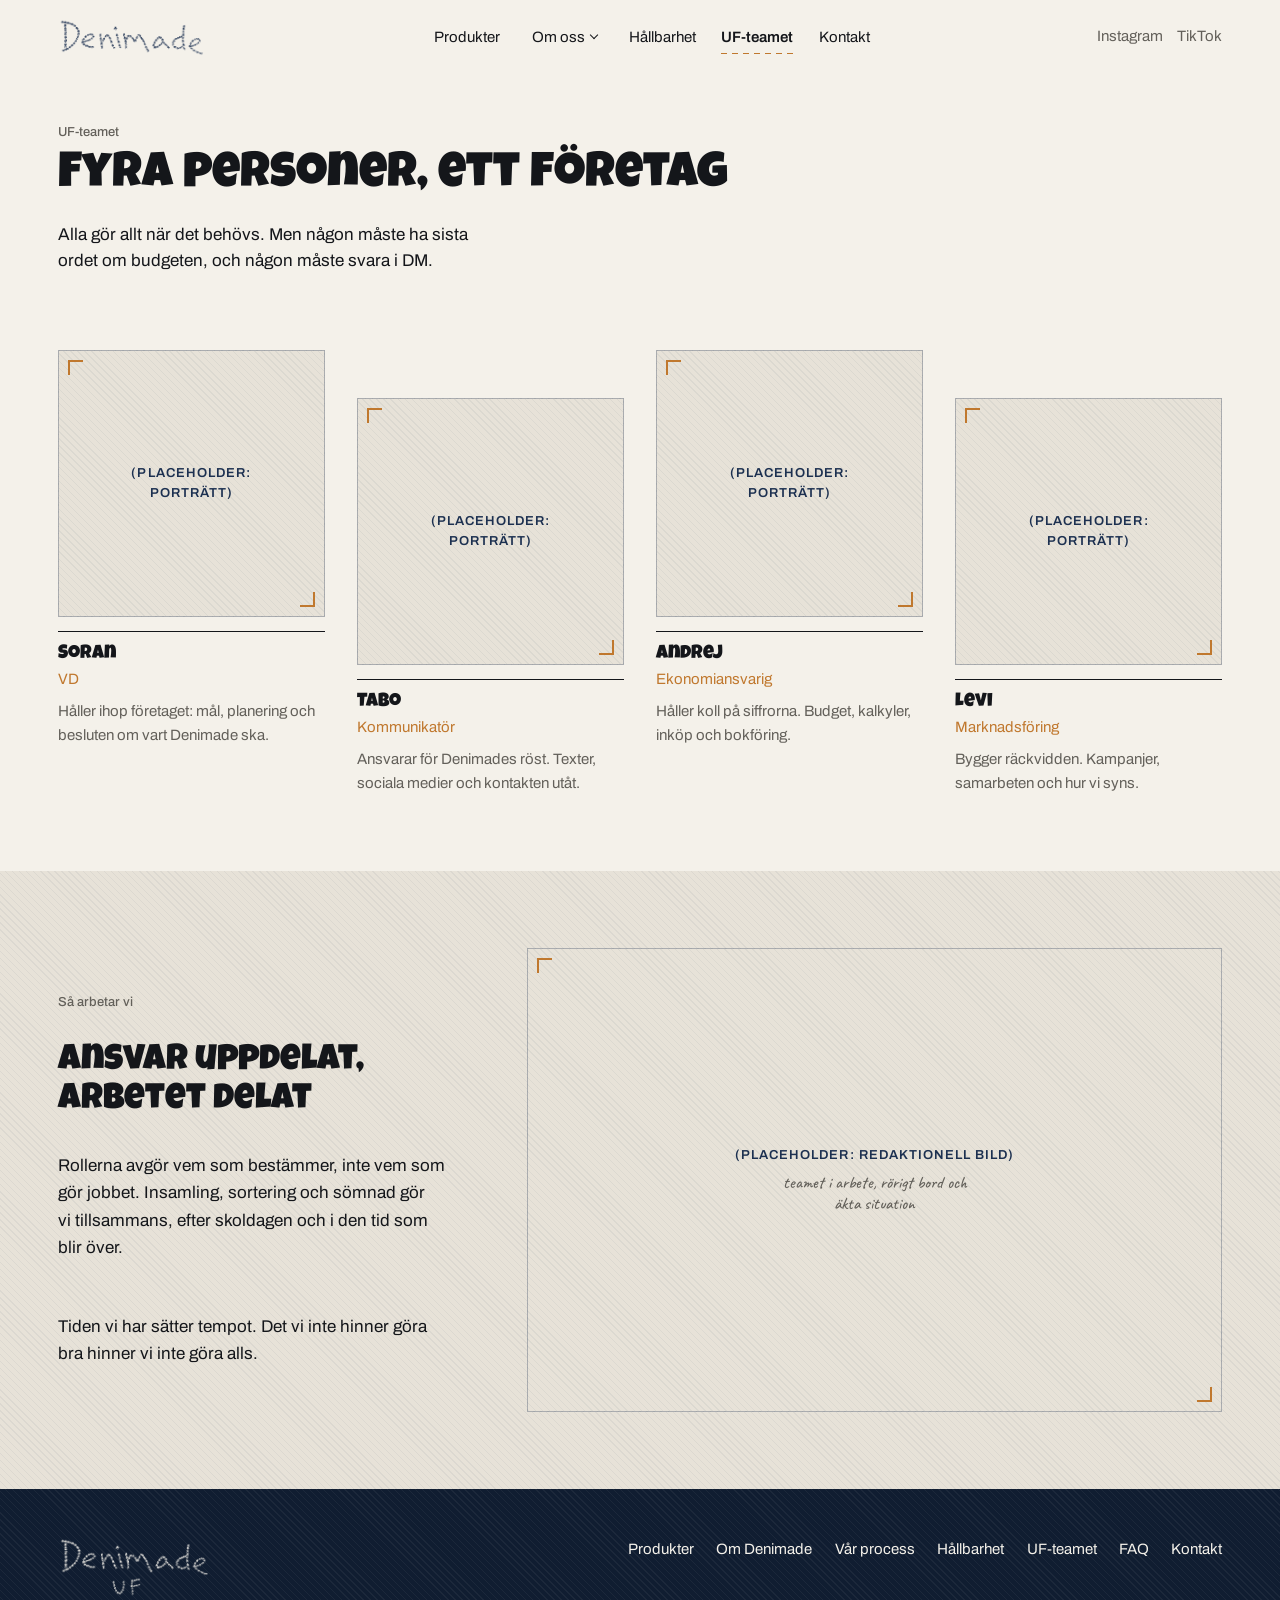
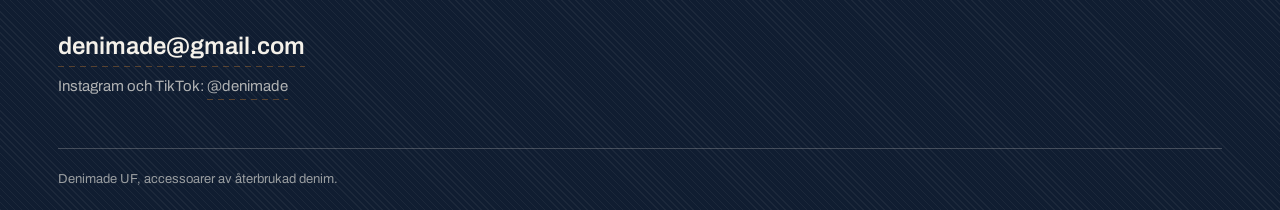
<file: teamet.html>
<!doctype html>
<html lang="sv">
<head>
<meta charset="utf-8">
<meta name="viewport" content="width=device-width, initial-scale=1">
<title>UF-teamet, Denimade UF</title>
<meta name="description" content="Soran, Tabo, Andrej och Levi driver Denimade UF. Så är ansvaret uppdelat.">
<meta name="theme-color" content="#1c3050">
<meta property="og:title" content="UF-teamet, Denimade UF">
<meta property="og:description" content="Soran, Tabo, Andrej och Levi driver Denimade UF. Så är ansvaret uppdelat.">
<meta property="og:type" content="website">
<meta property="og:locale" content="sv_SE">
<link rel="icon" href="assets/img/favicon.svg" type="image/svg+xml">
<link rel="preconnect" href="https://fonts.googleapis.com">
<link rel="preconnect" href="https://fonts.gstatic.com" crossorigin>
<link rel="stylesheet" href="https://fonts.googleapis.com/css2?family=Archivo:wght@400;500;600&family=Caveat:wght@500;600;700&family=Luckiest+Guy&display=swap">
<link rel="stylesheet" href="assets/css/denimade.css">
</head>
<body>

  <a class="skip" href="#main">Hoppa till innehållet</a>

  <header class="header" data-header>
    <div class="wrap header__inner">
      <a class="brand logo" href="index.html">
        <span class="logo__txt">Denimade UF, till startsidan</span>
      </a>

      <nav class="nav" aria-label="Huvudmeny">
        <ul class="nav__list">
          <li><a class="nav__link link" href="produkter.html">Produkter</a></li>
          <li class="nav__group" data-nav-group>
            <button type="button" class="nav__toggle" data-nav-toggle aria-expanded="false" aria-controls="nav-om">
              Om oss <span class="nav__caret" aria-hidden="true"></span>
            </button>
            <ul class="nav__panel" id="nav-om" data-nav-panel>
              <li><a href="om-denimade.html">Om Denimade</a></li>
              <li><a href="process.html">Vår process</a></li>
              <li><a href="faq.html">FAQ</a></li>
            </ul>
          </li>
          <li><a class="nav__link link" href="hallbarhet.html">Hållbarhet</a></li>
          <li><a class="nav__link link" href="teamet.html" aria-current="page">UF-teamet</a></li>
          <li><a class="nav__link link" href="kontakt.html">Kontakt</a></li>
        </ul>
      </nav>

      <div class="header__social">
        <a class="link" href="https://www.instagram.com/denimade" rel="me noopener" target="_blank">Instagram</a>
        <a class="link" href="https://www.tiktok.com/@denimade" rel="me noopener" target="_blank">TikTok</a>
      </div>

      <button type="button" class="burger" data-menu-toggle aria-expanded="false"
              aria-controls="menu" aria-label="Öppna menyn">
        <span aria-hidden="true"></span>
        <span aria-hidden="true"></span>
        <span aria-hidden="true"></span>
      </button>
    </div>
  </header>

  <div class="menu" id="menu" data-menu aria-hidden="true">
    <nav aria-label="Meny">
      <ul class="menu__list">
            <li><a class="menu__link" href="produkter.html">Produkter</a></li>
            <li>
              <span class="menu__label">Om oss</span>
              <ul class="menu__sub">
                <li><a href="om-denimade.html">Om Denimade</a></li>
                <li><a href="process.html">Vår process</a></li>
                <li><a href="faq.html">FAQ</a></li>
              </ul>
            </li>
            <li><a class="menu__link" href="hallbarhet.html">Hållbarhet</a></li>
            <li><a class="menu__link" href="teamet.html" aria-current="page">UF-teamet</a></li>
            <li><a class="menu__link" href="kontakt.html">Kontakt</a></li>
      </ul>
    </nav>
    <div class="menu__foot">
      <p><a class="link" href="mailto:denimade@gmail.com">denimade@gmail.com</a></p>
      <p class="meta" style="color:rgba(244,241,234,.7)">Instagram och TikTok: @denimade</p>
    </div>
  </div>

  <main id="main">

    <section class="pagehead wrap">
      <div class="head">
        <p class="eyebrow">UF-teamet</p>
        <h1>Fyra personer, ett företag</h1>
        <p class="lead">Alla gör allt när det behövs. Men någon måste ha sista ordet om budgeten, och någon måste svara i DM.</p>
      </div>
    </section>

    <section class="section wrap">
      <div class="team">
        <article class="member">
          <div class="ph ph--square" role="img" aria-label="Platshållare för porträtt av Soran">
            <span class="ph__tag">(Placeholder: Porträtt)</span>
          </div>
          <div class="member__meta">
            <h2 class="member__name">Soran</h2>
            <span class="member__role">VD</span>
            <p class="member__line">Håller ihop företaget: mål, planering och besluten om vart Denimade ska.</p>
          </div>
        </article>
        <article class="member">
          <div class="ph ph--square" role="img" aria-label="Platshållare för porträtt av Tabo">
            <span class="ph__tag">(Placeholder: Porträtt)</span>
          </div>
          <div class="member__meta">
            <h2 class="member__name">Tabo</h2>
            <span class="member__role">Kommunikatör</span>
            <p class="member__line">Ansvarar för Denimades röst. Texter, sociala medier och kontakten utåt.</p>
          </div>
        </article>
        <article class="member">
          <div class="ph ph--square" role="img" aria-label="Platshållare för porträtt av Andrej">
            <span class="ph__tag">(Placeholder: Porträtt)</span>
          </div>
          <div class="member__meta">
            <h2 class="member__name">Andrej</h2>
            <span class="member__role">Ekonomiansvarig</span>
            <p class="member__line">Håller koll på siffrorna. Budget, kalkyler, inköp och bokföring.</p>
          </div>
        </article>
        <article class="member">
          <div class="ph ph--square" role="img" aria-label="Platshållare för porträtt av Levi">
            <span class="ph__tag">(Placeholder: Porträtt)</span>
          </div>
          <div class="member__meta">
            <h2 class="member__name">Levi</h2>
            <span class="member__role">Marknadsföring</span>
            <p class="member__line">Bygger räckvidden. Kampanjer, samarbeten och hur vi syns.</p>
          </div>
        </article>
      </div>
    </section>

    <section class="section section--bone">
      <div class="wrap split split--wide">
        <div class="stack-4">
          <p class="eyebrow">Så arbetar vi</p>
          <h2>Ansvar uppdelat, arbetet delat</h2>
          <p class="body">
            Rollerna avgör vem som bestämmer, inte vem som gör jobbet. Insamling,
            sortering och sömnad gör vi tillsammans, efter skoldagen och i den tid som
            blir över.
          </p>
          <p class="body">
            Tiden vi har sätter tempot. Det vi inte hinner göra bra hinner vi inte
            göra alls.
          </p>
        </div>
        <div>
          <div class="ph ph--wide" role="img" aria-label="Platshållare: redaktionell bild">
            <span class="ph__tag">(Placeholder: Redaktionell bild)</span>
            <span class="ph__note">teamet i arbete, rörigt bord och äkta situation</span>
          </div>
        </div>
      </div>
    </section>

  </main>

  <footer class="footer">
    <div class="wrap">
      <div class="footer__inner">
        <div>
          <span class="footer__brand logo" role="img" aria-label="Denimade UF">
            <span class="logo__txt">Denimade UF</span>
          </span>
          <p><a class="footer__mail link" href="mailto:denimade@gmail.com">denimade@gmail.com</a></p>
          <p class="meta" style="margin-top:.5rem;color:rgba(244,241,234,.7)">
            Instagram och TikTok: <a class="link" href="https://www.instagram.com/denimade" rel="me noopener" target="_blank">@denimade</a>
          </p>
        </div>

        <nav class="footer__nav" aria-label="Sidfot">
        <a class="link" href="produkter.html">Produkter</a>
        <a class="link" href="om-denimade.html">Om Denimade</a>
        <a class="link" href="process.html">Vår process</a>
        <a class="link" href="hallbarhet.html">Hållbarhet</a>
        <a class="link" href="teamet.html">UF-teamet</a>
        <a class="link" href="faq.html">FAQ</a>
        <a class="link" href="kontakt.html">Kontakt</a>
        </nav>
      </div>

      <p class="colophon">
        <span>Denimade UF, accessoarer av återbrukad denim.</span>
      </p>
    </div>
  </footer>

<script src="assets/js/denimade.js" defer></script>
</body>
</html>
</file>
<file: assets/css/denimade.css>
/* ==========================================================================
   DENIMADE UF

   Hållning: återhållsamhet. Sidan bärs av fotografi, tyg och text, inte av
   effekter. Inga kort, inga skuggor, inga gradienter, inga rundade hörn.
   Versaler och spärrad text används bara där de bär information.

   Bärande visuell idé: SÖMMEN. En streckad linje i sytrådens gulorange är
   sidans enda återkommande dekoration.

   01 Tokens · 02 Bas · 03 Typografi · 04 Layout · 05 Sömmar · 06 Länkar
   07 Platshållare · 08 Header · 09 Meny · 10 Hero · 11 Produkter
   12 Redaktionellt · 13 Process · 14 Siffror · 15 Teamet · 16 FAQ
   17 Kontakt · 18 Footer · 19 Responsivt · 20 Utskrift
   ========================================================================== */


/* 01  Tokens
   ========================================================================== */

:root {
  --indigo:      #1c3050;
  --indigo-deep: #101d31;
  --ink:         #14161a;
  --paper:       #f4f1ea;
  --bone:        #e7e2d8;
  --bone-deep:   #d8d2c5;
  --grey:        #63605a;
  --thread:      #c0782e;   /* sytråd. Linjer och pilar. */
  --thread-deep: #8f5518;   /* samma hue, mörkad tills den bär text. */

  /* Denimens kypertväv, återgiven i CSS. Inga bildfiler inblandade. */
  --twill-light: repeating-linear-gradient(45deg,
                   rgba(28, 48, 80, .055) 0 1px, transparent 1px 5px);
  --twill-dark:  repeating-linear-gradient(45deg,
                   rgba(244, 241, 234, .05) 0 1px, transparent 1px 5px);

  --font-display: "Luckiest Guy", "Arial Black", Impact, sans-serif;
  --font-ui:      "Archivo", "Helvetica Neue", Helvetica, Arial, sans-serif;
  --font-hand:    "Caveat", "Segoe Print", "Bradley Hand", cursive;

  /* Måttlig skala. Rubrikerna bär text, de imponerar inte. */
  --t-display: clamp(2.375rem, 5.2vw, 4.5rem);
  --t-h1:      clamp(2rem, 3.8vw, 3.125rem);
  --t-h2:      clamp(1.5rem, 2.8vw, 2.25rem);
  --t-h3:      clamp(1.125rem, 1.5vw, 1.3125rem);
  --t-lead:    clamp(1.0625rem, 1.25vw, 1.1875rem);
  --t-body:    1.0625rem;
  --t-small:   0.9375rem;
  --t-label:   0.8125rem;

  --s-1: 0.5rem;
  --s-2: 0.875rem;
  --s-3: 1.25rem;
  --s-4: 2rem;
  --s-5: 3rem;
  --s-6: 4.5rem;
  --s-7: 6.5rem;

  --gutter:  clamp(1.25rem, 4.5vw, 4rem);
  --section: clamp(3rem, 6vw, 5.5rem);
  --measure: 60ch;

  --hairline: 1px solid var(--bone-deep);
  --ease:     cubic-bezier(.2, .6, .2, 1);
}


/* 02  Bas
   ========================================================================== */

*, *::before, *::after { box-sizing: border-box; }

html { -webkit-text-size-adjust: 100%; scroll-behavior: smooth; }

body {
  margin: 0;
  background: var(--paper);
  color: var(--ink);
  font-family: var(--font-ui);
  font-size: var(--t-body);
  line-height: 1.6;
  font-synthesis-weight: none;
  -webkit-font-smoothing: antialiased;
  overflow-x: hidden;
}
body.is-locked { overflow: hidden; }

img, svg { max-width: 100%; display: block; }
h1, h2, h3, h4, p, figure, blockquote, dl, dd { margin: 0; }
ul, ol { margin: 0; padding: 0; list-style: none; }
a { color: inherit; }

button { font: inherit; color: inherit; background: none; border: 0; cursor: pointer; }

:focus-visible { outline: 2px solid var(--thread); outline-offset: 3px; }
::selection { background: var(--indigo); color: var(--paper); }

.skip {
  position: absolute; top: -100%; left: var(--gutter); z-index: 200;
  padding: .75rem 1.25rem;
  background: var(--indigo); color: var(--paper);
  font-size: var(--t-small); text-decoration: none;
}
.skip:focus { top: .75rem; }

.sr-only {
  position: absolute; width: 1px; height: 1px; margin: -1px; padding: 0;
  overflow: hidden; clip-path: inset(50%); white-space: nowrap;
}


/* 03  Typografi
   --------------------------------------------------------------------------
   Luckiest Guy bär de största rubrikerna: rundade, tunga kapitäler med
   studsande baslinje. Den saknar äkta gemener och fungerar bara stort, så
   Archivo tar över så fort graden sjunker.
   ========================================================================== */

.display, h1, h2 {
  font-family: var(--font-display);
  font-weight: 400;
  letter-spacing: 0;
  line-height: 1.06;
  text-wrap: balance;
}

/* Mindre rubriker bärs av Archivo. Luckiest Guy är en displayskärning utan
   äkta gemener och blir svårläst under ungefär 24 px. */
h3, .serif {
  font-family: var(--font-ui);
  font-weight: 600;
  letter-spacing: -0.005em;
  line-height: 1.25;
  text-wrap: balance;
}

.display { font-size: var(--t-display); line-height: 1.02; }
h1 { font-size: var(--t-h1); }
h2 { font-size: var(--t-h2); line-height: 1.08; }
h3 { font-size: var(--t-h3); }

em, .italic { font-style: italic; }

/* Sektionsetikett. Gemener, ingen spärrning: den placerar läsaren, den ropar inte. */
.eyebrow {
  display: block;
  font-family: var(--font-ui);
  font-size: var(--t-label);
  font-weight: 500;
  color: var(--grey);
  line-height: 1.4;
}
.eyebrow--light { color: rgba(244, 241, 234, .66); }

.lead { font-size: var(--t-lead); line-height: 1.5; max-width: 44ch; text-wrap: pretty; }

.body { max-width: var(--measure); text-wrap: pretty; }
.body + .body { margin-top: var(--s-3); }

.meta { font-size: var(--t-small); color: var(--grey); line-height: 1.55; }

/* Lotnummer: ett riktigt ordningsnummer, satt som på en plaggetikett. */
.lot {
  font-family: var(--font-ui);
  font-size: var(--t-label);
  font-weight: 600;
  font-variant-numeric: tabular-nums;
  color: var(--thread);
}


/* 04  Layout
   ========================================================================== */

.wrap { width: 100%; max-width: 1360px; margin-inline: auto; padding-inline: var(--gutter); }

.section { padding-block: var(--section); }
.section--tight { padding-block: clamp(2rem, 4vw, 3.5rem); }

.section--indigo {
  background-color: var(--indigo);
  background-image: var(--twill-dark);
  color: var(--paper);
}
.section--indigo .eyebrow { color: rgba(244, 241, 234, .66); }
.section--indigo .meta    { color: rgba(244, 241, 234, .7); }

.section--bone { background-color: var(--bone); background-image: var(--twill-light); }

.stack   { display: flex; flex-direction: column; gap: var(--s-3); }
.stack-4 { display: flex; flex-direction: column; gap: var(--s-4); }

/* Sektionsrubrik. Etiketten hänger över rubriken, aldrig centrerad. */
.head { margin-bottom: var(--s-5); }
.head .eyebrow { margin-bottom: .6rem; }
.head .lead { margin-top: var(--s-3); }

.pagehead { padding-block: var(--s-5) 0; }
.pagehead .head { margin-bottom: 0; }


/* 05  Sömmar
   ========================================================================== */

.rule { border: 0; border-top: var(--hairline); margin: 0; }

/* Sömmen: två parallella streckade linjer, som topstitch på en jeansfåll. */
.stitch {
  border: 0; height: 5px; margin: 0;
  background-image:
    repeating-linear-gradient(to right, var(--thread) 0 7px, transparent 7px 13px),
    repeating-linear-gradient(to right, var(--thread) 0 7px, transparent 7px 13px);
  background-size: 100% 1px, 100% 1px;
  background-position: 0 0, 0 100%;
  background-repeat: no-repeat;
  opacity: .85;
}


/* 06  Länkar och knappar
   ========================================================================== */

.link { position: relative; display: inline-block; text-decoration: none; padding-bottom: 2px; }
.link::after {
  content: "";
  position: absolute; left: 0; bottom: 0; width: 100%; height: 1px;
  background-image:
    repeating-linear-gradient(to right, var(--thread) 0 6px, transparent 6px 11px);
  transform: scaleX(0);
  transform-origin: left;
  transition: transform .28s var(--ease);
}
.link:hover::after,
.link:focus-visible::after { transform: scaleX(1); }

/* I löptext måste länken synas utan att man hovrar. Sömmen ligger kvar dämpad. */
p > .link:not(.btn)::after { transform: scaleX(1); opacity: .4; }
p > .link:not(.btn):hover::after,
p > .link:not(.btn):focus-visible::after { opacity: 1; }

/* Knappen är sällsynt och skarp i hörnen. Ingen pil, ingen skugga. */
.btn {
  display: inline-flex;
  align-items: center;
  min-height: 46px;
  padding: .7rem 1.35rem;
  border: 1px solid var(--indigo);
  font-size: var(--t-small);
  font-weight: 500;
  text-decoration: none;
  transition: background-color .2s var(--ease), color .2s var(--ease);
}
.btn--solid { background: var(--indigo); color: var(--paper); }
.btn--solid:hover { background: var(--indigo-deep); }
.btn--ghost:hover { background: var(--indigo); color: var(--paper); }
.btn--light { border-color: rgba(244, 241, 234, .5); color: var(--paper); }
.btn--light:hover { background: var(--paper); color: var(--indigo); }


/* 07  Platshållare
   --------------------------------------------------------------------------
   Sidans viktigaste komponent. Den ska läsa som en bildanvisning, alltså vad
   som ska fotograferas, inte som en trasig bild. Versalerna här är en teknisk
   markör och inte dekor, vilket är skälet till att de får stå kvar.
   ========================================================================== */

.ph {
  position: relative;
  display: flex;
  flex-direction: column;
  align-items: center;
  justify-content: center;
  gap: .5rem;
  padding: clamp(1rem, 3vw, 2rem);
  text-align: center;
  aspect-ratio: 4 / 5;
  background-color: var(--bone);
  background-image: var(--twill-light);
  border: 1px solid rgba(28, 48, 80, .3);
}

/* Passkors i två hörn, som på ett kontaktkark. */
.ph::before, .ph::after {
  content: "";
  position: absolute;
  width: 15px; height: 15px;
  border: 0 solid var(--thread);
}
.ph::before { top: 9px;    left: 9px;   border-top-width: 2px;    border-left-width: 2px; }
.ph::after  { bottom: 9px; right: 9px;  border-bottom-width: 2px; border-right-width: 2px; }

.ph__tag {
  font-size: var(--t-label);
  font-weight: 600;
  letter-spacing: .08em;
  text-transform: uppercase;
  color: var(--indigo);
  line-height: 1.5;
}
.ph__note { font-size: .8125rem; color: var(--grey); line-height: 1.45; max-width: 26ch; }

.ph--wide   { aspect-ratio: 3 / 2; }
.ph--square { aspect-ratio: 1 / 1; }
.ph--tall   { aspect-ratio: 2 / 3; }
.ph--band   { aspect-ratio: 21 / 9; }

.ph--onDark {
  background-color: rgba(244, 241, 234, .05);
  background-image: var(--twill-dark);
  border-color: rgba(244, 241, 234, .34);
}
.ph--onDark .ph__tag  { color: var(--paper); }
.ph--onDark .ph__note { color: rgba(244, 241, 234, .66); }

/* Fullbreddsband som andningspaus mellan sektioner. */
.band .ph { border-inline: 0; }


/* 08  Header
   ========================================================================== */

.header {
  position: sticky; top: 0; z-index: 60;
  background: var(--paper);
  border-bottom: 1px solid transparent;
  transition: border-color .25s var(--ease);
}
.header.is-scrolled { border-bottom-color: var(--bone-deep); }

body.is-locked .header { background: transparent; border-bottom-color: transparent; }
body.is-locked .brand  { color: var(--paper); }
body.is-locked .burger span { background: var(--paper); }

.header__inner {
  display: flex; align-items: center; justify-content: space-between;
  gap: var(--s-3);
  min-height: 74px;
  padding-block: .7rem;
}

/* Logotypen är broderad i ljus tråd på mörk denim. Fotot är extraherat till
   en alfamask, så märket tar färg av sin omgivning: indigo mot papper,
   gräddvitt mot indigo. Stygntexturen följer med.

   Utan stöd för mask-image faller den tillbaka på ren text. */
.brand {
  display: inline-flex;
  align-items: center;
  font-size: .8125rem;
  font-weight: 600;
  color: var(--indigo);
  text-decoration: none;
}

.logo {
  -webkit-mask-repeat: no-repeat; mask-repeat: no-repeat;
  -webkit-mask-position: left center; mask-position: left center;
  -webkit-mask-size: contain; mask-size: contain;
  background-color: currentColor;
}

@supports ((-webkit-mask-image: url("x")) or (mask-image: url("x"))) {
  .logo__txt {
    position: absolute; width: 1px; height: 1px; margin: -1px; padding: 0;
    overflow: hidden; clip-path: inset(50%); white-space: nowrap;
  }

  .brand {
    height: 38px;
    aspect-ratio: 660 / 168;
    -webkit-mask-image: url("../img/denimade-wordmark.png");
    mask-image: url("../img/denimade-wordmark.png");
    transition: opacity .2s var(--ease);
  }
  .brand:hover { opacity: .72; }
}

.nav { display: none; }
.nav__list { display: flex; align-items: center; gap: clamp(1.1rem, 2vw, 1.9rem); }

.nav__link {
  display: inline-block;
  padding-block: .3rem;
  font-size: var(--t-small);
  text-decoration: none;
}
.nav__link[aria-current="page"] { font-weight: 600; }
.nav__link[aria-current="page"]::after { transform: scaleX(1); }

.nav__group { position: relative; }

.nav__toggle {
  display: inline-flex; align-items: center; gap: .4rem;
  padding-block: .3rem;
  font-size: var(--t-small);
}
.nav__toggle.is-current { font-weight: 600; }

.nav__caret {
  width: 6px; height: 6px;
  border-right: 1.5px solid currentColor;
  border-bottom: 1.5px solid currentColor;
  transform: translateY(-2px) rotate(45deg);
  transition: transform .22s var(--ease);
}
.nav__toggle[aria-expanded="true"] .nav__caret { transform: translateY(1px) rotate(-135deg); }

.nav__panel {
  position: absolute; top: calc(100% + .7rem); left: -1.1rem;
  min-width: 210px;
  padding: .45rem 0;
  background: var(--paper);
  border: 1px solid var(--bone-deep);
  border-top: 2px solid var(--thread);
  opacity: 0;
  visibility: hidden;
  transform: translateY(-6px);
  transition: opacity .2s var(--ease), transform .2s var(--ease), visibility 0s linear .2s;
}
.nav__group:hover .nav__panel,
.nav__group:focus-within .nav__panel,
.nav__panel[data-open="true"] {
  opacity: 1; visibility: visible; transform: translateY(0);
  transition: opacity .2s var(--ease), transform .2s var(--ease), visibility 0s;
}
.nav__panel a {
  display: block;
  padding: .55rem 1.1rem;
  font-size: var(--t-small);
  text-decoration: none;
  transition: background-color .18s var(--ease);
}
.nav__panel a:hover, .nav__panel a:focus-visible { background: var(--bone); }
.nav__panel a[aria-current="page"] { font-weight: 600; }

.header__social { display: none; gap: .9rem; }
.header__social a { font-size: var(--t-small); text-decoration: none; color: var(--grey); }
.header__social a:hover { color: var(--ink); }

.burger {
  display: inline-flex; flex-direction: column; justify-content: center; gap: 5px;
  width: 46px; height: 46px;
  margin-right: -11px;
  padding: 0 10px;
}
.burger span {
  display: block; height: 1.5px; background: var(--ink);
  transition: transform .28s var(--ease), opacity .18s var(--ease);
}
.burger[aria-expanded="true"] span:nth-child(1) { transform: translateY(6.5px) rotate(45deg); }
.burger[aria-expanded="true"] span:nth-child(2) { opacity: 0; }
.burger[aria-expanded="true"] span:nth-child(3) { transform: translateY(-6.5px) rotate(-45deg); }


/* 09  Mobilmeny
   ========================================================================== */

.menu {
  position: fixed; inset: 0; z-index: 55;
  display: flex; flex-direction: column;
  padding: 92px var(--gutter) var(--s-5);
  background-color: var(--indigo);
  background-image: var(--twill-dark);
  color: var(--paper);
  overflow-y: auto;
  opacity: 0;
  visibility: hidden;
  transition: opacity .3s var(--ease), visibility 0s linear .3s;
}
.menu[data-open="true"] {
  opacity: 1; visibility: visible;
  transition: opacity .3s var(--ease), visibility 0s;
}

.menu__list > li + li { margin-top: .3rem; }

.menu__link {
  display: block;
  padding-block: .3rem;
  font-family: var(--font-display);
  font-size: clamp(1.75rem, 9vw, 2.5rem);
  line-height: 1.14;
  letter-spacing: -0.02em;
  text-decoration: none;
}
.menu__link[aria-current="page"] { color: var(--thread); }

.menu__label {
  display: block;
  padding-block: .8rem .15rem;
  font-size: var(--t-label);
  color: rgba(244, 241, 234, .55);
}

.menu__sub {
  margin: .2rem 0 .5rem 1rem;
  padding-left: .9rem;
  border-left: 1px solid rgba(244, 241, 234, .25);
}
.menu__sub a {
  display: block;
  padding-block: .28rem;
  font-size: var(--t-small);
  text-decoration: none;
  color: rgba(244, 241, 234, .82);
}
.menu__sub a[aria-current="page"] { color: var(--thread); }

.menu__foot {
  margin-top: auto;
  padding-top: var(--s-3);
  border-top: 1px solid rgba(244, 241, 234, .22);
}
.menu__foot a { text-decoration: none; }


/* 10  Hero
   --------------------------------------------------------------------------
   Desktop: typografin i en smal vänsterkolumn, bildytan bryter ut mot
   högerkanten. Mobil: rubriken först, sedan bilden, sedan ingressen.
   ========================================================================== */

.hero { padding-block: clamp(2rem, 4vw, 3.5rem) clamp(4rem, 8vw, 7rem); }

.hero__grid { display: grid; gap: var(--s-4); }

.hero__head { display: flex; flex-direction: column; align-items: flex-start; gap: var(--s-3); }

.hero__type { display: flex; flex-direction: column; gap: var(--s-3); }
.hero__actions { display: flex; flex-wrap: wrap; gap: var(--s-2); margin-top: .35rem; }

.hero__visual {
  position: relative;
  padding: clamp(.75rem, 1.8vw, 1.25rem);
  background-color: var(--indigo);
  background-image: var(--twill-dark);
}
.hero__field { aspect-ratio: 4 / 5; }

.hero__inset {
  position: absolute;
  left: clamp(1rem, 4vw, 2.25rem);
  bottom: clamp(-2.25rem, -4vw, -1.25rem);
  width: clamp(108px, 33%, 190px);
  aspect-ratio: 4 / 5;
  border-color: var(--indigo);
  box-shadow: 0 0 0 clamp(.375rem, 1vw, .6rem) var(--paper);
}
.hero__inset .ph__tag  { font-size: .625rem; letter-spacing: .06em; }
.hero__inset .ph__note { display: none; }


/* 11  Produkter
   ========================================================================== */

.products { display: grid; gap: var(--s-6); align-items: start; }

.product__meta {
  display: grid;
  grid-template-columns: 1fr auto;
  gap: .3rem var(--s-3);
  margin-top: var(--s-3);
  padding-top: .7rem;
  border-top: 1px solid var(--ink);
}
.product__lot  { grid-area: 1 / 1 / 2 / -1; margin-bottom: .15rem; }
.product__name { grid-area: 2 / 1 / 3 / -1; font-size: var(--t-h3); }
.product__material {
  grid-area: 3 / 1 / 4 / 2;
  min-width: 0;
  font-size: .8125rem;
  color: var(--grey);
}
.product__price {
  grid-area: 3 / 2 / 4 / 3;
  justify-self: end;
  align-self: end;
  font-size: var(--t-small);
  font-weight: 500;
  text-align: right;
}

/* Utdraget på startsidan: två produkter i olika storlek, inte tre lika. */
.pair { display: grid; gap: var(--s-5); align-items: start; }


/* 12  Redaktionella block
   ========================================================================== */

.split { display: grid; gap: var(--s-5); align-items: start; }

/* Manifestet på startsidan: tre korta stycken med indragen fetstilsingång,
   satta i två spalter. Ett tryckt grepp, inte ett kortgrid. */
.manifest { max-width: 62rem; }
.manifest p { margin-bottom: var(--s-3); break-inside: avoid; }
.manifest p:last-child { margin-bottom: 0; }
.manifest b { font-weight: 600; }

.pull {
  font-family: var(--font-display);
  font-size: clamp(1.375rem, 3vw, 2.125rem);
  line-height: 1.2;
  letter-spacing: -0.015em;
  text-wrap: balance;
  max-width: 24ch;
  padding-left: var(--s-3);
  border-left: 2px solid var(--thread);
}

/* Hängande etiketter i löptext. Etiketten står i marginalen, texten löper. */
.aside-notes { display: grid; gap: var(--s-4); }
.aside-notes > div { display: grid; gap: .35rem; }
.aside-notes dt, .aside-notes h3 { font-size: var(--t-h3); }


/* 13  Process
   --------------------------------------------------------------------------
   En lodrät söm löper genom sektionen. Stegnumren sitter på sömmen med
   pappersfärgad bakgrund, som knappar på en fåll.
   ========================================================================== */

.steps { position: relative; --rail: clamp(2rem, 5vw, 3.25rem); }

.steps::before {
  content: "";
  position: absolute;
  top: .5rem; bottom: 2.5rem;
  left: calc(var(--rail) / 2);
  width: 1px;
  background-image:
    repeating-linear-gradient(to bottom, var(--thread) 0 6px, transparent 6px 13px);
}

.step {
  position: relative;
  padding-left: calc(var(--rail) + clamp(1.1rem, 2.5vw, 2rem));
  padding-block: 0 var(--s-6);
}
.step:last-child { padding-bottom: 0; }

.step__no {
  position: absolute; left: 0; top: 0;
  display: flex; align-items: center; justify-content: center;
  width: var(--rail);
  padding-block: .3rem;
  background: var(--paper);
  font-size: var(--t-label);
  font-weight: 600;
  font-variant-numeric: tabular-nums;
  color: var(--thread);
}

.step__title { margin-bottom: .55rem; }
.step__fig { margin-top: var(--s-3); }
.step__fig--narrow { max-width: 320px; }


/* 14  Siffror
   --------------------------------------------------------------------------
   Ingen rad med stora tal. En specifikationslista, som baksidan av en
   plaggetikett: vad som mäts till vänster, en tom ruta att fylla i till höger.
   ========================================================================== */

.spec { border-top: 1px solid rgba(244, 241, 234, .28); max-width: 46rem; }

.spec__row {
  display: grid;
  grid-template-columns: 1fr auto;
  align-items: center;
  gap: var(--s-3);
  padding-block: var(--s-3);
  border-bottom: 1px solid rgba(244, 241, 234, .28);
}
.spec__label { font-size: var(--t-lead); line-height: 1.35; }

.spec__blank {
  display: block;
  width: clamp(3.25rem, 7vw, 4.75rem);
  height: 2.25rem;
  border: 1px dashed currentColor;
  opacity: .5;
}
.spec__value { text-align: right; }

/* På ljus botten byter listan kontur. */
.spec--light,
.spec--light .spec__row { border-color: var(--bone-deep); }

/* Numrerad redaktionell lista. Siffrorna hänger i marginalen. */
.points { max-width: 52rem; }
.points > li {
  display: grid;
  grid-template-columns: 2.5rem 1fr;
  gap: 0 var(--s-3);
  padding-block: var(--s-4);
  border-top: var(--hairline);
}
.points > li:last-child { border-bottom: var(--hairline); }
.points__no {
  font-size: var(--t-label);
  font-weight: 600;
  font-variant-numeric: tabular-nums;
  color: var(--thread);
  padding-top: .35rem;
}
.points h3 { margin-bottom: .4rem; }


/* 15  Teamet
   --------------------------------------------------------------------------
   Mobil: en horisontell rad med scroll-snap. Desktop: fyra spalter där
   varannan hänger lägre.
   ========================================================================== */

.team {
  display: flex;
  gap: var(--s-3);
  overflow-x: auto;
  scroll-snap-type: x mandatory;
  scroll-padding-inline: var(--gutter);
  padding-bottom: var(--s-2);
  -webkit-overflow-scrolling: touch;
}
.team > * { flex: 0 0 68%; scroll-snap-align: start; }

.member__meta { margin-top: var(--s-2); padding-top: .7rem; border-top: 1px solid var(--ink); }
.member__name { font-size: var(--t-h3); }
.member__role { display: block; margin-top: .15rem; font-size: var(--t-small); color: var(--thread); }
.member__line { margin-top: .5rem; font-size: var(--t-small); color: var(--grey); }


/* 16  FAQ
   ========================================================================== */

.faq { max-width: 52rem; }
.faq__item { border-top: var(--hairline); }
.faq__item:last-of-type { border-bottom: var(--hairline); }

.faq__q {
  display: flex; align-items: baseline; justify-content: space-between;
  gap: var(--s-3);
  padding-block: var(--s-3);
  min-height: 54px;
  cursor: pointer;
  list-style: none;
  font-family: var(--font-ui);
  font-weight: 600;
  font-size: clamp(1.0625rem, 1.7vw, 1.3125rem);
  line-height: 1.3;
  transition: color .18s var(--ease);
}
.faq__q::-webkit-details-marker { display: none; }
.faq__q:hover { color: var(--indigo); }

.faq__h { margin: 0; font: inherit; font-variation-settings: inherit; letter-spacing: inherit; line-height: inherit; }

.faq__mark { position: relative; flex: 0 0 auto; width: 13px; height: 13px; align-self: center; }
.faq__mark::before, .faq__mark::after {
  content: "";
  position: absolute; inset: 50% 0 auto 0;
  height: 1.5px;
  background: var(--thread);
  transition: transform .25s var(--ease);
}
.faq__mark::after { transform: rotate(90deg); }
.faq__item[open] .faq__mark::after { transform: rotate(0deg); }

.faq__a { padding-bottom: var(--s-4); max-width: 52ch; color: var(--grey); text-wrap: pretty; }
.faq__a p + p { margin-top: var(--s-2); }

.slot { display: inline-block; font-size: var(--t-label); font-weight: 600; color: var(--thread); }
.faq__a .slot { margin-bottom: .4rem; }


/* 17  Kontakt
   ========================================================================== */

.mailto {
  display: inline-block;
  font-family: var(--font-ui);
  font-weight: 600;
  font-size: clamp(1.625rem, 5.5vw, 3.5rem);
  line-height: 1.08;
  letter-spacing: -0.03em;
  text-decoration: none;
  overflow-wrap: anywhere;
}

.channels { border-top: var(--hairline); max-width: 46rem; }
.channels > li { border-bottom: var(--hairline); }
.channels a {
  display: flex; align-items: center; justify-content: space-between;
  gap: var(--s-3);
  min-height: 66px;
  padding-block: var(--s-2);
  text-decoration: none;
}
.channels__name {
  font-family: var(--font-ui);
  font-weight: 600;
  font-size: var(--t-h3);
}
.channels__handle { font-size: var(--t-small); color: var(--grey); transition: color .2s var(--ease); }
.channels a:hover .channels__handle,
.channels a:focus-visible .channels__handle { color: var(--thread); }


/* 18  Footer
   --------------------------------------------------------------------------
   Ett litet företag med åtta sidor behöver ingen fyrkolumnersfooter.
   Kontaktuppgifter till vänster, en länkrad till höger.
   ========================================================================== */

.footer {
  background-color: var(--indigo-deep);
  background-image: var(--twill-dark);
  color: var(--paper);
  padding-block: var(--s-5) var(--s-3);
}

.footer__inner { display: grid; gap: var(--s-4); }

.footer__brand { display: inline-block; font-size: .75rem; }

@supports ((-webkit-mask-image: url("x")) or (mask-image: url("x"))) {
  .footer__brand {
    height: 62px;
    aspect-ratio: 660 / 265;
    -webkit-mask-image: url("../img/denimade-lockup.png");
    mask-image: url("../img/denimade-lockup.png");
  }
}

.footer__mail {
  display: inline-block;
  margin-top: var(--s-3);
  font-family: var(--font-ui);
  font-weight: 600;
  font-size: clamp(1.125rem, 2.2vw, 1.5rem);
  text-decoration: none;
  overflow-wrap: anywhere;
}

.footer__nav { display: flex; flex-wrap: wrap; gap: .5rem 1.4rem; align-content: start; }
.footer__nav a { font-size: var(--t-small); text-decoration: none; }

.colophon {
  display: flex; flex-wrap: wrap; gap: .4rem var(--s-4);
  justify-content: space-between;
  margin-top: var(--s-5);
  padding-top: var(--s-3);
  border-top: 1px solid rgba(244, 241, 234, .22);
  font-size: .8125rem;
  color: rgba(244, 241, 234, .6);
}


/* 19  Processen som typografisk kedja
   ========================================================================== */

.chain { display: flex; flex-wrap: wrap; align-items: baseline; gap: .3rem 0; }
.chain li {
  display: inline-flex; align-items: baseline;
  font-family: var(--font-ui);
  font-weight: 600;
  font-size: clamp(1.0625rem, 2.2vw, 1.625rem);
  line-height: 1.2;
}
/* Sömmen håller ihop kedjan i stället för en pil. */
.chain li::after {
  content: "";
  width: clamp(1.5rem, 3vw, 2.75rem);
  height: 1px;
  margin-inline: .65em;
  align-self: center;
  background-image:
    repeating-linear-gradient(to right, var(--thread) 0 5px, transparent 5px 9px);
}
.chain li:last-child::after { content: none; }


/* 20  Responsivt
   --------------------------------------------------------------------------
   Basen ovan är mobil. Mobilen är utgångsläget, inte en nedskalning.
   ========================================================================== */

@media (max-width: 47.999rem) {
  /* Produktstapeln växlar bildformat så att den inte blir monoton. */
  .products > :nth-child(3n + 2) .ph { aspect-ratio: 1 / 1; }
  .products > :nth-child(3n + 3) .ph { aspect-ratio: 5 / 6; }

  .hero__visual { margin-inline: calc(var(--gutter) * -1); }
  .hero__inset  { left: var(--gutter); }
  /* Produktbilden skjuter in nedtill, så bildtexten flyttas upp ur vägen. */
  .hero__field  {
    aspect-ratio: 5 / 4;
    justify-content: flex-start;
    padding-top: clamp(1.5rem, 8vw, 2.5rem);
  }
  .spec__row { grid-template-columns: 1fr auto; }
}


/* ---- 48rem ---------------------------------------------------------------- */
@media (min-width: 48rem) {
  .manifest { columns: 2; column-gap: var(--s-5); }

  .products { grid-template-columns: 1fr 1fr; column-gap: var(--s-4); row-gap: var(--s-7); }
  .products > :nth-child(even) { margin-top: var(--s-6); }

  .split { grid-template-columns: 1fr 1fr; align-items: center; }

  .aside-notes { grid-template-columns: repeat(2, 1fr); gap: var(--s-5); }

  .team {
    display: grid;
    grid-template-columns: repeat(4, 1fr);
    gap: var(--s-4);
    overflow: visible;
    padding-bottom: 0;
    align-items: start;
  }
  .team > * { flex: none; }
  .team > :nth-child(even) { margin-top: var(--s-5); }

  .points > li { grid-template-columns: 3.5rem 1fr; }

  .footer__inner { grid-template-columns: minmax(0, 1fr) minmax(0, 1.35fr); gap: var(--s-5); }
  .footer__nav { justify-content: flex-end; }
}


/* ---- 64rem ---------------------------------------------------------------- */
@media (min-width: 64rem) {

  .burger { display: none; }
  .nav, .header__social { display: flex; }

  /* Heron: smal typkolumn till vänster, bildytan bryter ut mot skärmkanten. */
  .hero__grid {
    grid-template-columns: repeat(12, 1fr);
    grid-template-areas:
      "head head head head head .... vis vis vis vis vis vis"
      "type type type type type .... vis vis vis vis vis vis";
    align-items: start;
    column-gap: var(--s-4);
    row-gap: var(--s-4);
  }
  .hero__head   { grid-area: head; }
  .hero__type   { grid-area: type; }
  .hero__visual {
    grid-area: vis;
    margin-right: calc(-1 * (var(--gutter) + max(0px, (100vw - 1360px) / 2)));
  }
  .hero__field  { aspect-ratio: 16 / 11; }

  /* Texten hänger i vänsterkolumnen, bilden tar den bredare. */
  .split       { grid-template-columns: 5fr 6fr; gap: var(--s-6); }
  .split--flip > :first-child { order: 2; }
  .split--wide { grid-template-columns: 4fr 7fr; }

  .pair {
    grid-template-columns: minmax(0, 5fr) minmax(0, 4fr) minmax(0, 2fr);
    column-gap: var(--s-6);
  }
  .pair > :last-child { margin-top: var(--s-7); }

  .steps { --rail: 3.5rem; }
  .step  { padding-bottom: var(--s-7); }
  .step--split {
    display: grid;
    grid-template-columns: minmax(0, 6fr) minmax(0, 5fr);
    column-gap: var(--s-5);
    align-items: start;
  }
  .step--split .step__fig { margin-top: 0; max-width: 380px; justify-self: end; }

  .spec__row { grid-template-columns: 1fr 9rem; }
}


/* 21  Utskrift
   ========================================================================== */

@media print {
  .header, .menu, .burger, .skip { display: none; }
  body { background: #fff; color: #000; }
  .section--indigo, .footer { background: #fff; color: #000; border-top: 1px solid #000; }
  .ph { border: 1px solid #999; }
  a { text-decoration: underline; }
}


/* 22  Reducerad rörelse
   --------------------------------------------------------------------------
   Sidan har ingen inanimering att stänga av: det enda som rör sig är
   återkoppling på hover, meny och fokus. Här nollas även det.
   ========================================================================== */

@media (prefers-reduced-motion: reduce) {
  html { scroll-behavior: auto; }
  *, *::before, *::after {
    animation-duration: .001ms !important;
    animation-iteration-count: 1 !important;
    transition-duration: .001ms !important;
    scroll-behavior: auto !important;
  }
}


/* 23  Handmärkning
   --------------------------------------------------------------------------
   Anteckningar skrivna för hand, som märkningen på ett tygprov innan man
   klipper. Används sparsamt och bara där den säger något: vad bilden visar,
   vad som gäller för materialet. Aldrig som utfyllnad.
   ========================================================================== */

/* Bildanvisningen i platshållaren är en lapp till fotografen. Satt för hand
   läser den som klotter på ett kontaktkark i stället för som gränssnittstext. */
.ph__note {
  font-family: var(--font-hand);
  font-size: 1.0625rem;
  font-weight: 500;
  line-height: 1.2;
  color: var(--grey);
  max-width: 24ch;
}
.ph--onDark .ph__note { color: rgba(244, 241, 234, .75); }

/* Fristående anteckning med pil mot det den syftar på. */
.note {
  display: inline-flex;
  align-items: flex-end;
  gap: .4rem;
  margin-top: var(--s-2);
  font-family: var(--font-hand);
  font-size: clamp(1.125rem, 1.7vw, 1.4375rem);
  font-weight: 600;
  line-height: 1.15;
  color: var(--thread-deep);
  transform: rotate(-2.5deg);
  transform-origin: left bottom;
}

.note__arrow { width: 50px; height: 34px; flex: none; margin-bottom: -.15rem; }
.note__arrow path {
  fill: none;
  stroke: var(--thread);
  stroke-width: 2;
  stroke-linecap: round;
  stroke-linejoin: round;
}

/* Pilen pekar nedåt höger som utgångsläge. Modifierarna vänder den. */
.note--up .note__arrow    { transform: scaleY(-1); }
.note--left .note__arrow  { transform: scaleX(-1); }
.note--left               { flex-direction: row-reverse; transform: rotate(2deg); }

.note--onDark { color: var(--paper); }
.note--onDark .note__arrow path { stroke: var(--thread); }
</file>
